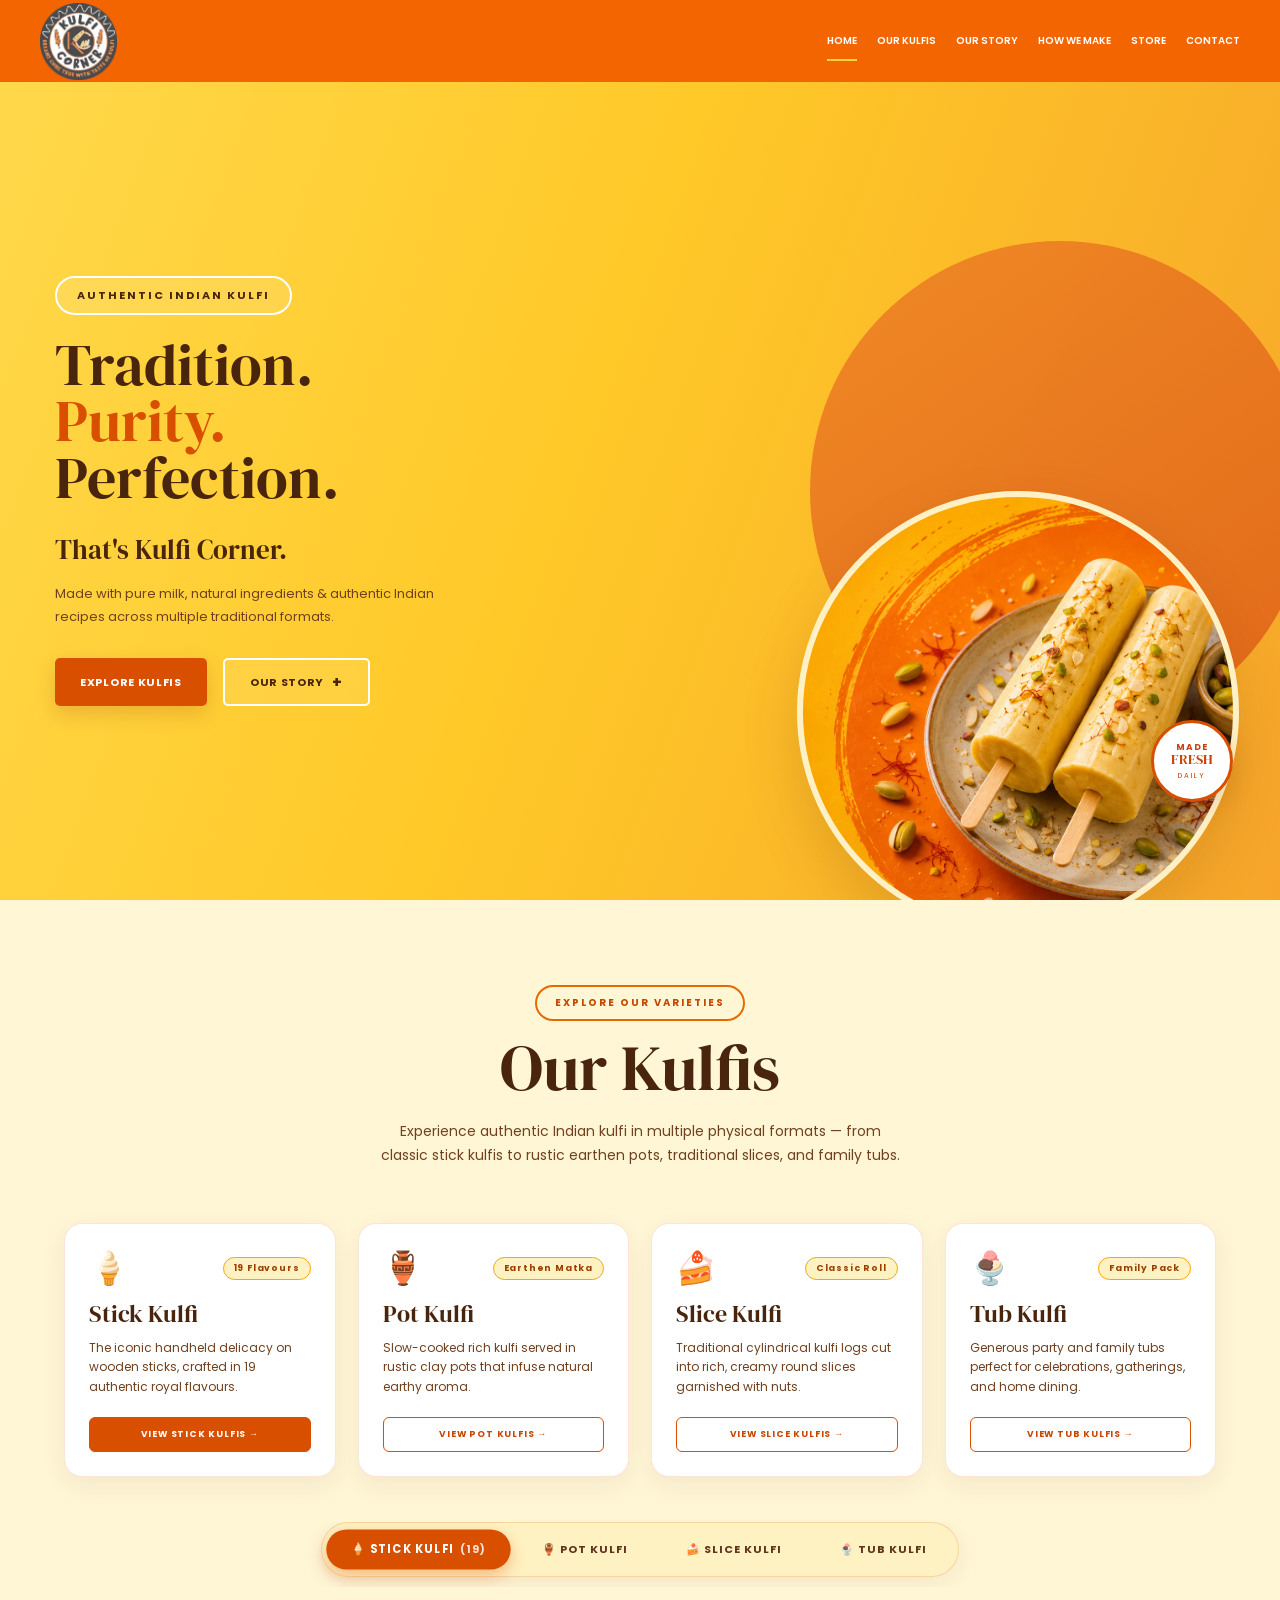
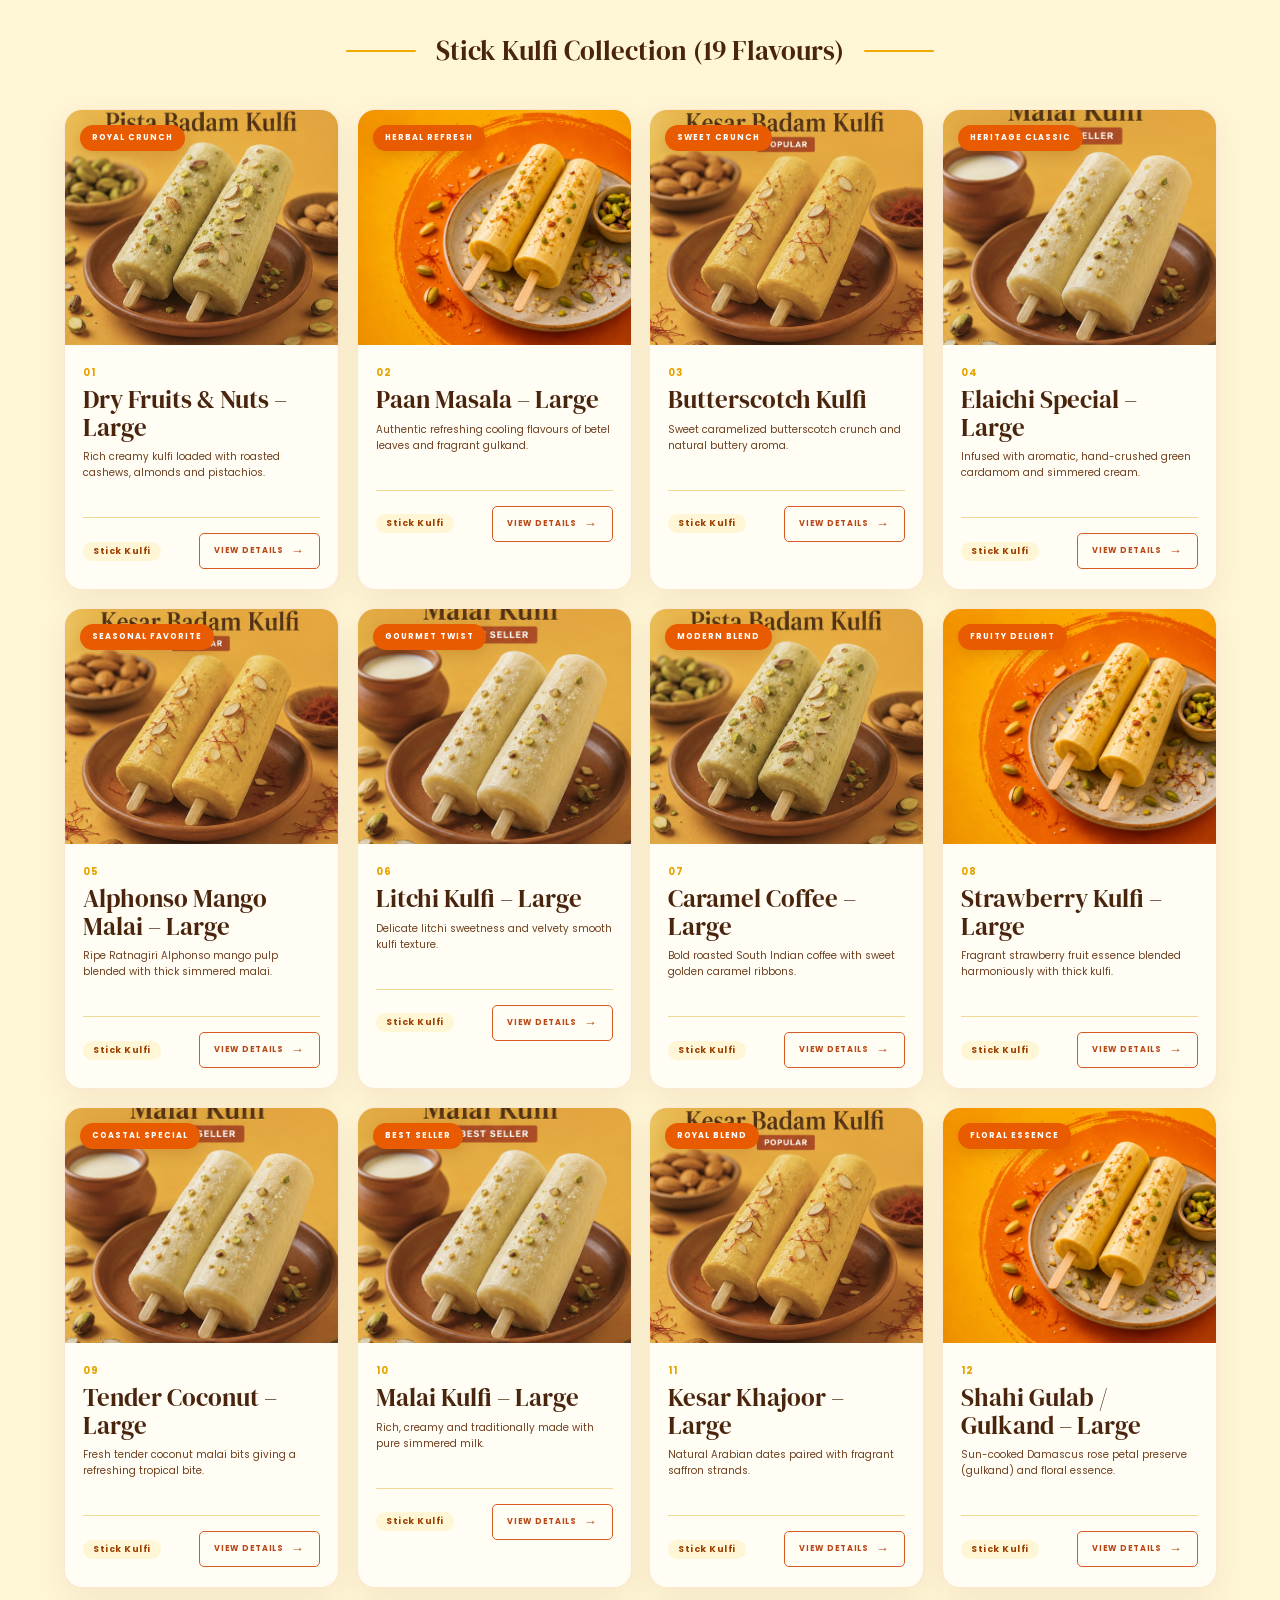
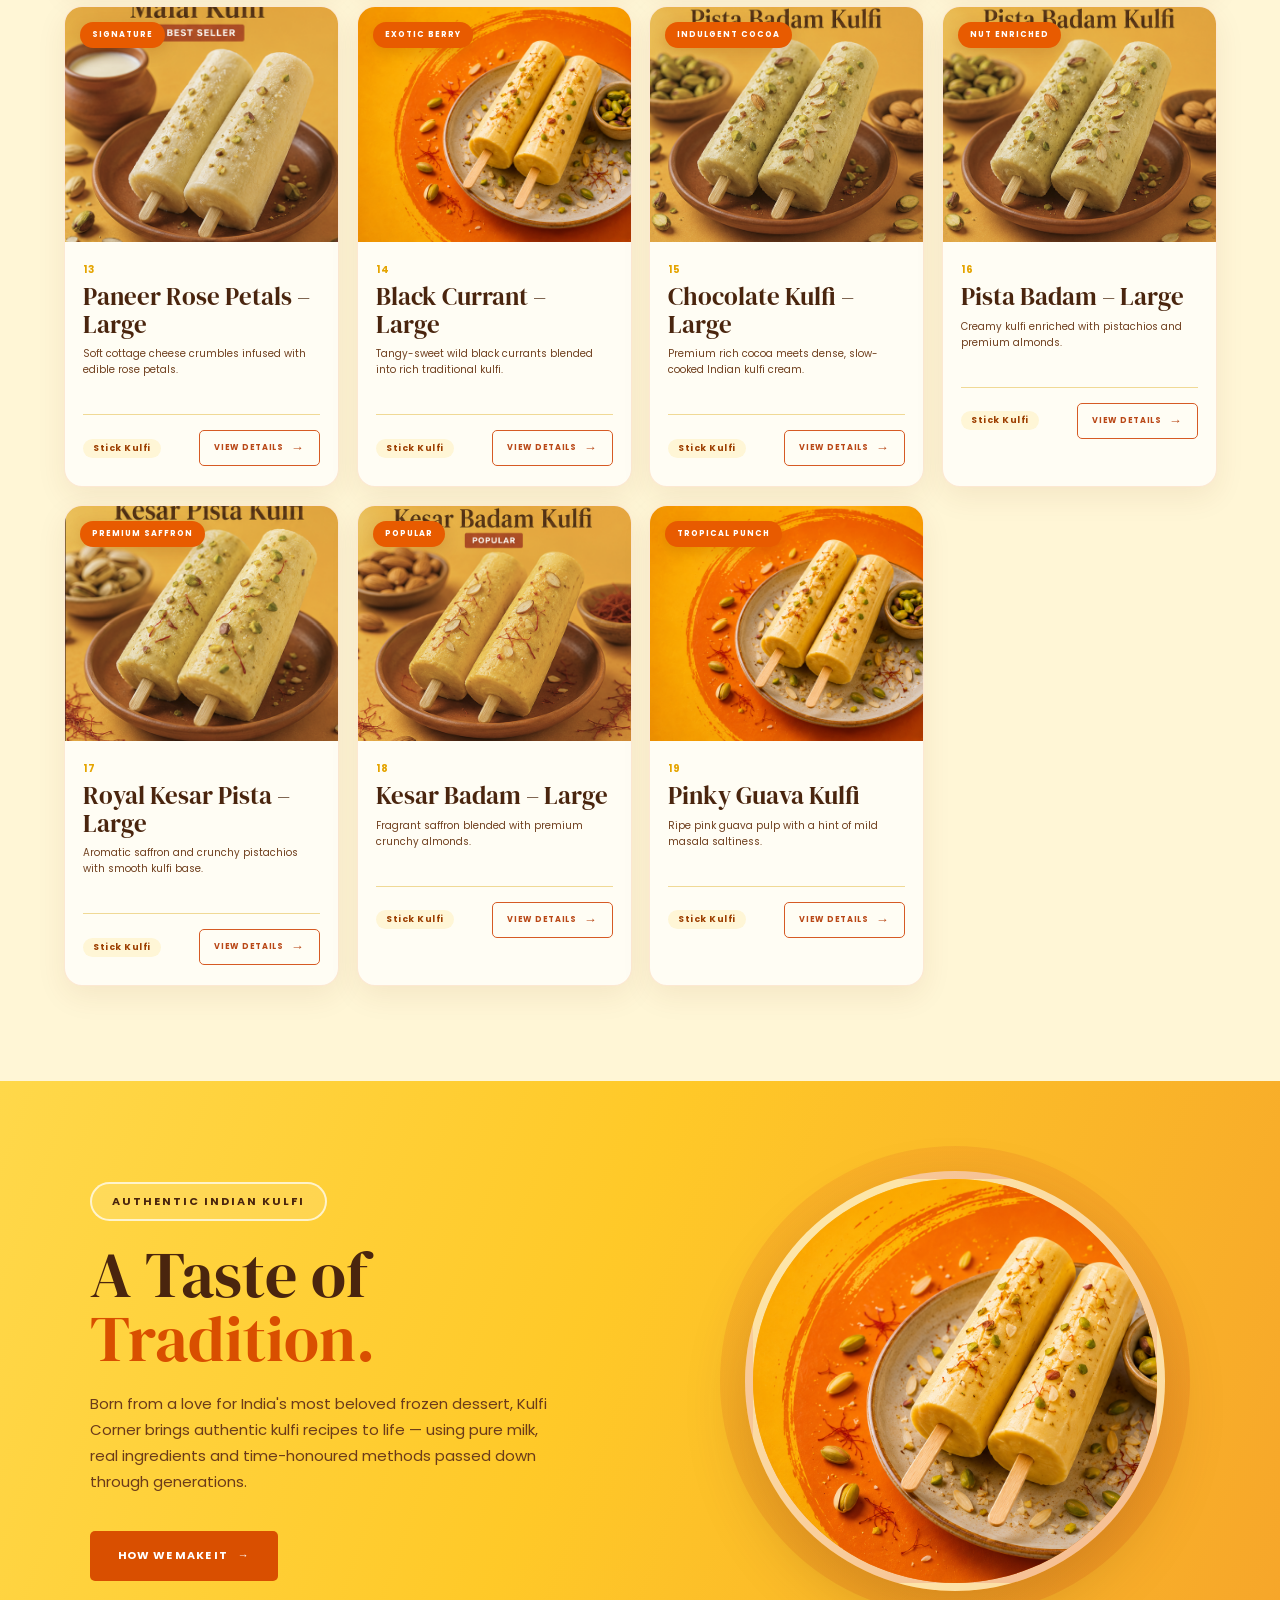
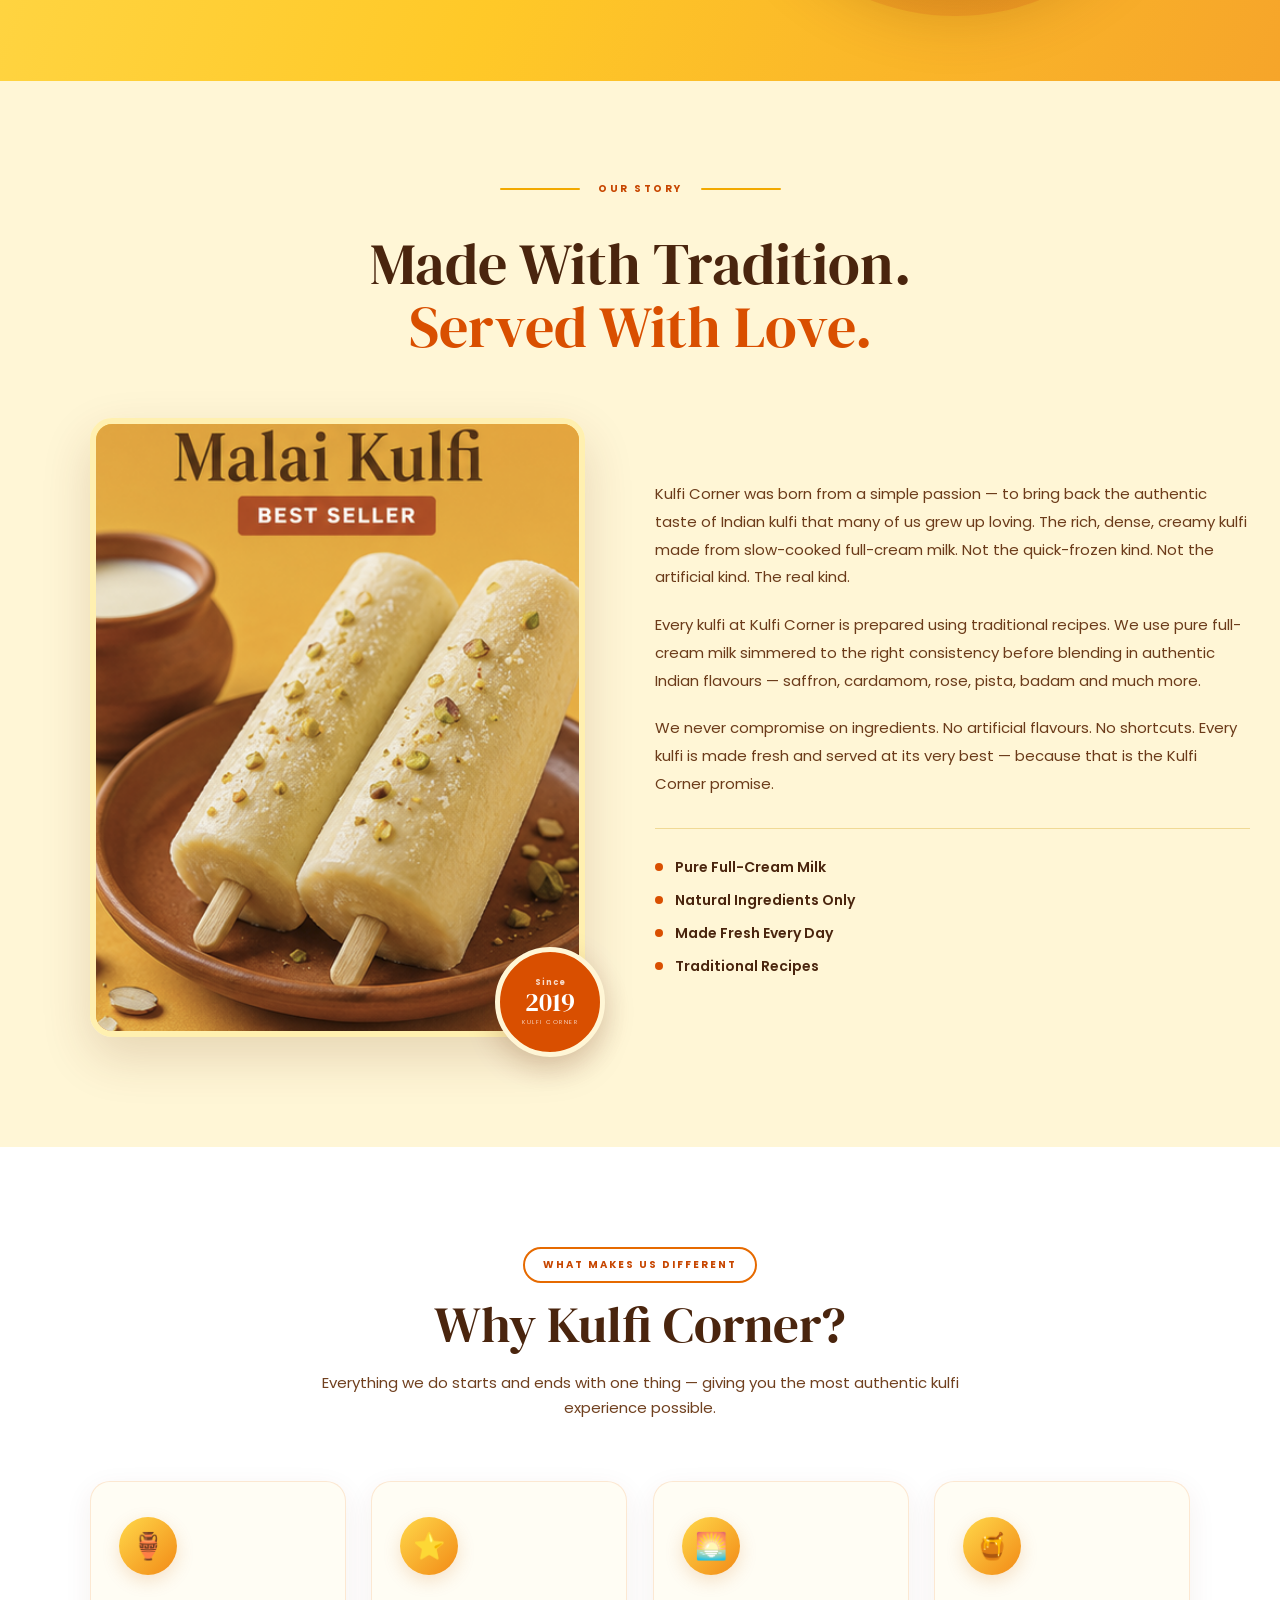
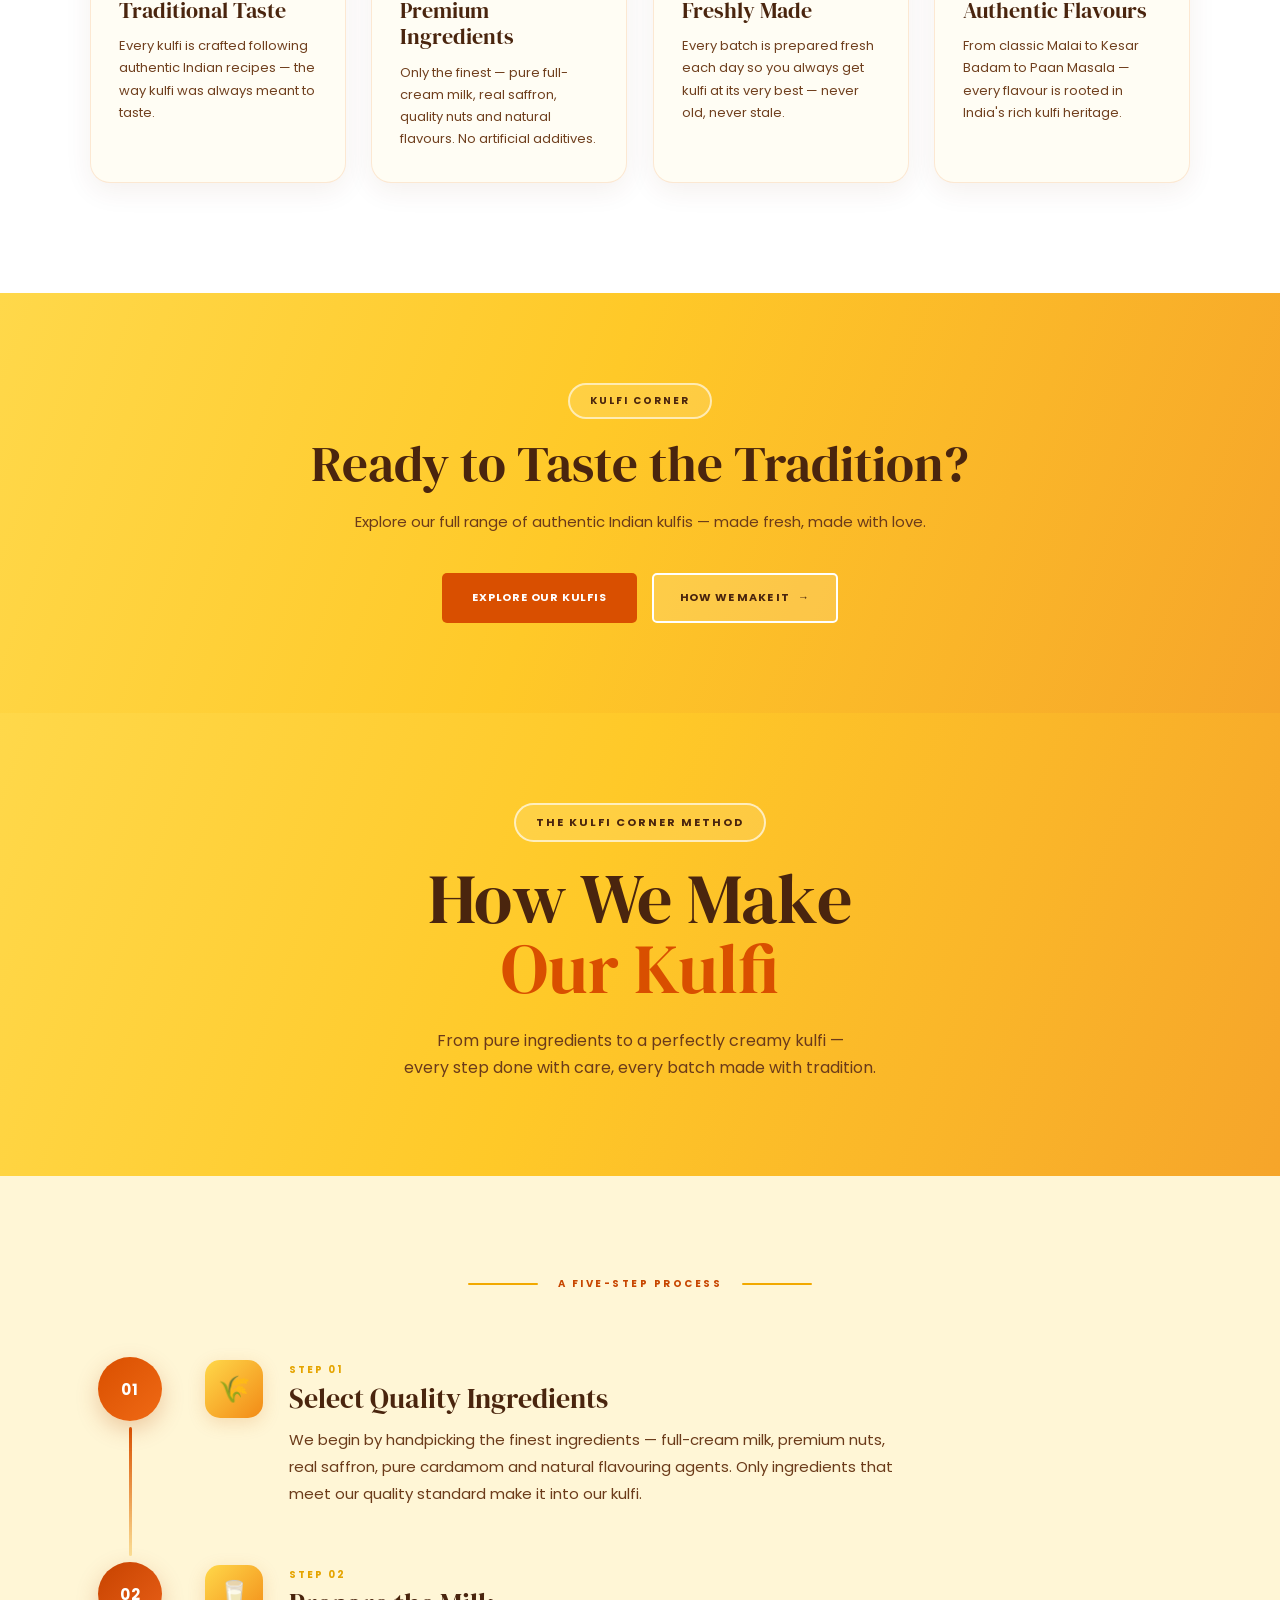
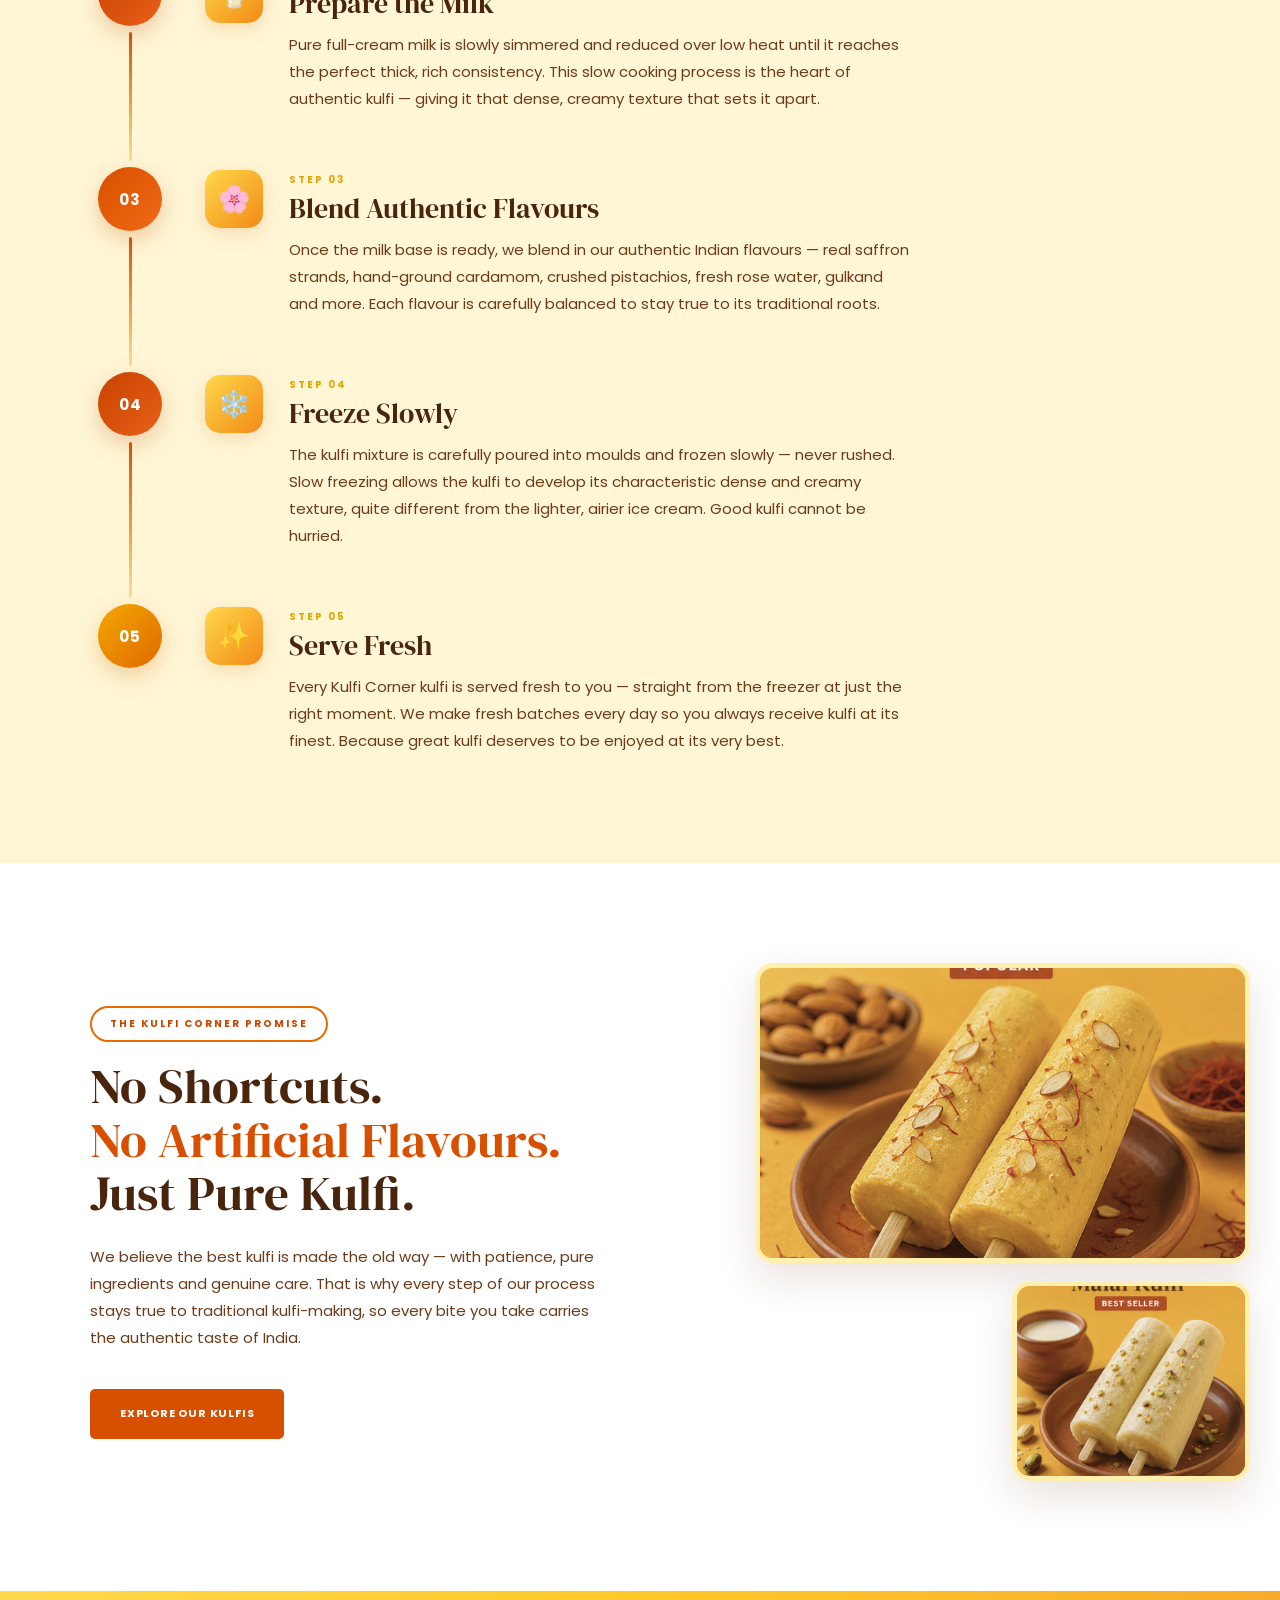
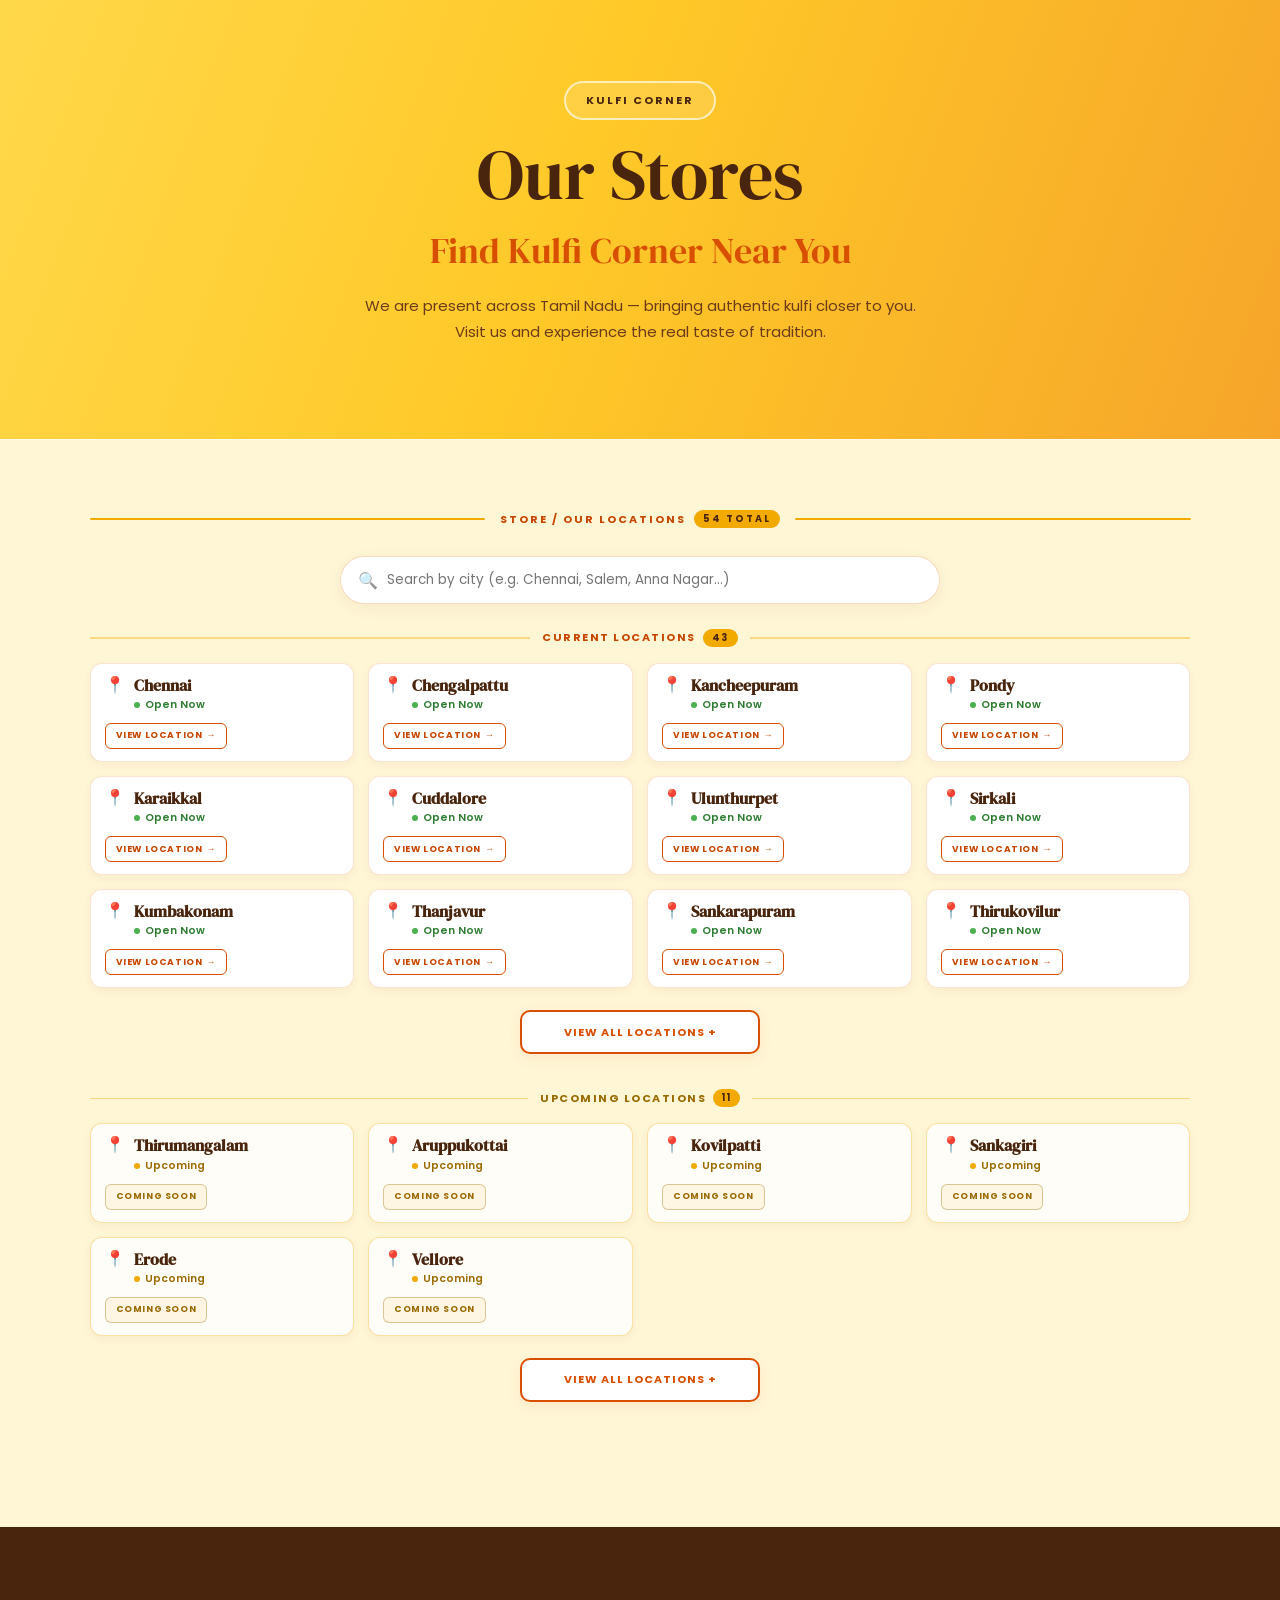
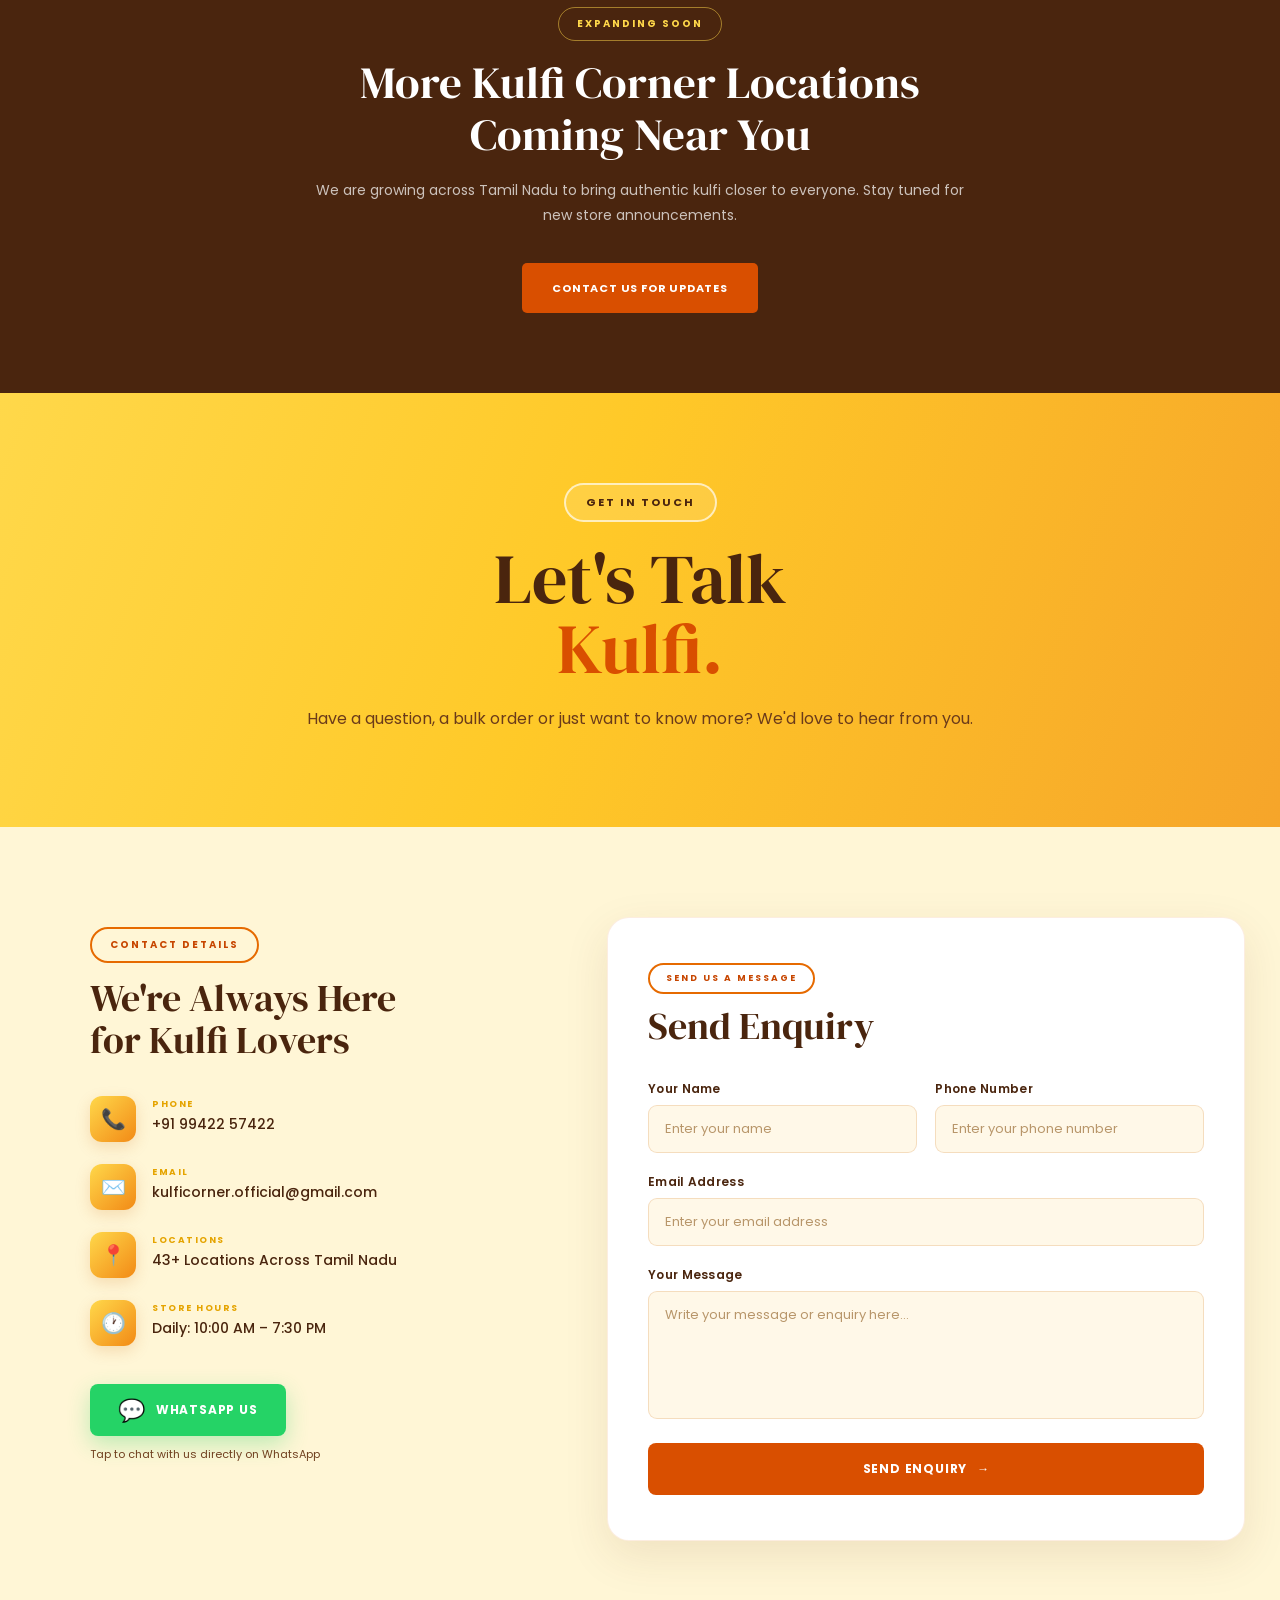
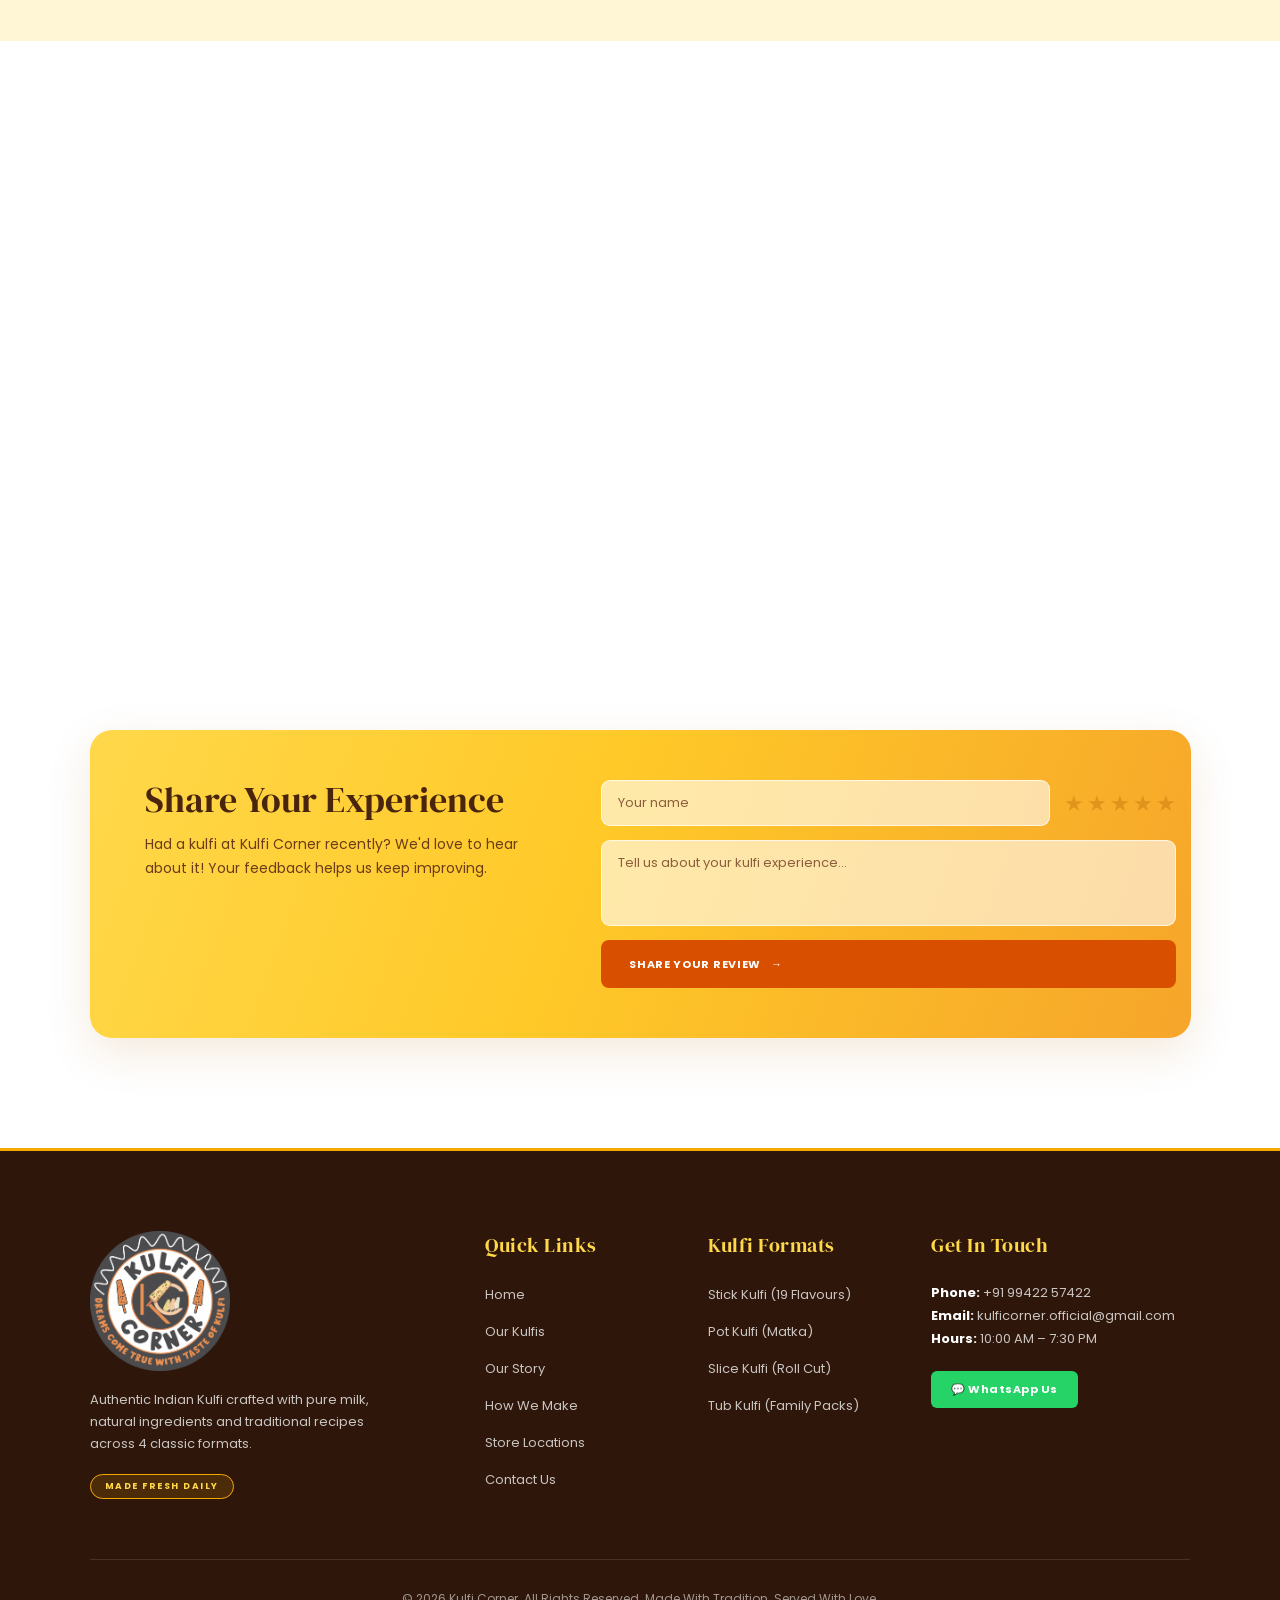
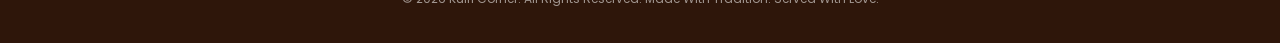
<file: index.html>
<!DOCTYPE html>
<html lang="en">

<head>

    <!-- Basic Settings -->
    <meta charset="UTF-8">
    <meta name="viewport" content="width=device-width, initial-scale=1.0">
    <title>Kulfi Corner — Authentic Indian Kulfi</title>

    <!-- Google Fonts -->
    <link rel="preconnect" href="https://fonts.googleapis.com">
    <link rel="preconnect" href="https://fonts.gstatic.com" crossorigin>
    <link
        href="https://fonts.googleapis.com/css2?family=DM+Serif+Display&family=Poppins:wght@400;500;600;700&display=swap"
        rel="stylesheet"
    >

    <!-- Main Stylesheet -->
    <link rel="stylesheet" href="./style.css">
    <link rel="stylesheet" href="./mobile.css">

</head>


<body>


    <!-- =====================================
                NAVBAR
    ====================================== -->

    <header class="navbar">

        <div class="navbar-container">

            <!-- LOGO -->
            <a href="#home" class="logo">
                <img
                    src="KULF CORNER.png"
                    alt="Kulfi Corner Logo"
                    class="logo-image"
                >
            </a>

            <!-- DESKTOP NAVIGATION -->
            <nav class="nav-menu" id="navMenu">
                <a href="#home" class="nav-link active">HOME</a>
                <a href="#our-kulfis" class="nav-link">OUR KULFIS</a>
                <a href="#our-story" class="nav-link">OUR STORY</a>
                <a href="#how-we-make" class="nav-link">HOW WE MAKE</a>
                <a href="#store" class="nav-link">STORE</a>
                <a href="#contact" class="nav-link">CONTACT</a>
            </nav>

            <!-- MOBILE MENU BUTTON -->
            <button
                type="button"
                class="menu-toggle"
                id="menuToggle"
                aria-label="Open navigation menu"
                aria-expanded="false"
            >
                <span></span>
                <span></span>
                <span></span>
            </button>

        </div>

    </header>



    <!-- =====================================================
         1. HERO SECTION (HOME)
    ====================================================== -->

    <section class="hero" id="home">

        <div class="hero-container">

            <!-- LEFT CONTENT -->
            <div class="hero-content">

                <p class="hero-small-title">
                    AUTHENTIC INDIAN KULFI
                </p>

                <h1 class="hero-title">
                    Tradition.
                    <span>Purity.</span>
                    Perfection.
                </h1>

                <h2 class="hero-subtitle">
                    That's Kulfi Corner.
                </h2>

                <p class="hero-description">
                    Made with pure milk, natural ingredients
                    & authentic Indian recipes across multiple traditional formats.
                </p>

                <div class="hero-buttons">

                    <a href="#our-kulfis" class="hero-btn primary-btn">
                        EXPLORE KULFIS
                    </a>

                    <a href="#our-story" class="hero-btn secondary-btn">
                        OUR STORY
                        <span>+</span>
                    </a>

                </div>

            </div>


            <!-- RIGHT IMAGE -->
            <div class="hero-image-area">

                <div class="hero-circle"></div>

                <img
                    src="Hero section.png"
                    alt="Traditional Kulfi"
                    class="hero-image"
                >

                <div class="fresh-badge">
                    <span>MADE</span>
                    FRESH
                    <small>DAILY</small>
                </div>

            </div>

        </div>

    </section>



    <main>

        <!-- =====================================================
             2. OUR KULFIS SECTION — MULTIPLE FORMATS & VARIETIES
        ====================================================== -->

        <section class="our-kulfis" id="our-kulfis">

            <div class="kulfis-header reveal">

                <p class="kulfis-label">
                    EXPLORE OUR VARIETIES
                </p>

                <h2>
                    Our Kulfis
                </h2>

                <p class="kulfis-intro">
                    Experience authentic Indian kulfi in multiple physical formats —
                    from classic stick kulfis to rustic earthen pots, traditional slices, and family tubs.
                </p>

            </div>


            <!-- 4 KULFI FORMAT HIGHLIGHT CARDS -->
            <div class="format-showcase-grid reveal">

                <!-- FORMAT 1: STICK KULFI -->
                <div class="format-card" data-target-tab="stick">
                    <div class="format-card-icon-wrap">
                        <span class="format-icon">🍦</span>
                        <span class="format-count-badge">19 Flavours</span>
                    </div>
                    <h3>Stick Kulfi</h3>
                    <p>The iconic handheld delicacy on wooden sticks, crafted in 19 authentic royal flavours.</p>
                    <button type="button" class="format-select-btn active-btn" onclick="switchKulfiTab('stick')">
                        VIEW STICK KULFIS →
                    </button>
                </div>

                <!-- FORMAT 2: POT KULFI -->
                <div class="format-card" data-target-tab="pot">
                    <div class="format-card-icon-wrap">
                        <span class="format-icon">🏺</span>
                        <span class="format-count-badge">Earthen Matka</span>
                    </div>
                    <h3>Pot Kulfi</h3>
                    <p>Slow-cooked rich kulfi served in rustic clay pots that infuse natural earthy aroma.</p>
                    <button type="button" class="format-select-btn" onclick="switchKulfiTab('pot')">
                        VIEW POT KULFIS →
                    </button>
                </div>

                <!-- FORMAT 3: SLICE KULFI -->
                <div class="format-card" data-target-tab="slice">
                    <div class="format-card-icon-wrap">
                        <span class="format-icon">🍰</span>
                        <span class="format-count-badge">Classic Roll</span>
                    </div>
                    <h3>Slice Kulfi</h3>
                    <p>Traditional cylindrical kulfi logs cut into rich, creamy round slices garnished with nuts.</p>
                    <button type="button" class="format-select-btn" onclick="switchKulfiTab('slice')">
                        VIEW SLICE KULFIS →
                    </button>
                </div>

                <!-- FORMAT 4: TUB KULFI -->
                <div class="format-card" data-target-tab="tub">
                    <div class="format-card-icon-wrap">
                        <span class="format-icon">🍨</span>
                        <span class="format-count-badge">Family Pack</span>
                    </div>
                    <h3>Tub Kulfi</h3>
                    <p>Generous party and family tubs perfect for celebrations, gatherings, and home dining.</p>
                    <button type="button" class="format-select-btn" onclick="switchKulfiTab('tub')">
                        VIEW TUB KULFIS →
                    </button>
                </div>

            </div>


            <!-- CATEGORY FILTER TABS -->
            <div class="category-tabs-container reveal">
                <div class="category-tabs" id="kulfiTabs" role="tablist">
                    <button class="tab-btn active" data-format="stick" onclick="switchKulfiTab('stick')">
                        🍦 STICK KULFI <span class="tab-count">(19)</span>
                    </button>
                    <button class="tab-btn" data-format="pot" onclick="switchKulfiTab('pot')">
                        🏺 POT KULFI
                    </button>
                    <button class="tab-btn" data-format="slice" onclick="switchKulfiTab('slice')">
                        🍰 SLICE KULFI
                    </button>
                    <button class="tab-btn" data-format="tub" onclick="switchKulfiTab('tub')">
                        🍨 TUB KULFI
                    </button>
                </div>
            </div>


            <!-- =================================================
                 TAB 1: STICK KULFI PANEL (19 CONFIRMED PRODUCTS)
            ================================================== -->

            <div id="panel-stick" class="format-panel active-panel">

                <div class="top-selling-title reveal">
                    <span></span>
                    <h3>Stick Kulfi Collection (19 Flavours)</h3>
                    <span></span>
                </div>

                <div class="kulfi-grid">

                    <!-- 01 DRY FRUITS & NUTS -->
                    <div class="kulfi-card reveal reveal-delay-1">
                        <div class="kulfi-photo">
                            <img src="Pista padam.png" alt="Dry Fruits & Nuts Kulfi">
                            <span class="kulfi-tag">ROYAL CRUNCH</span>
                        </div>
                        <div class="kulfi-details">
                            <span class="kulfi-no">01</span>
                            <h3>Dry Fruits & Nuts – Large</h3>
                            <p>Rich creamy kulfi loaded with roasted cashews, almonds and pistachios.</p>
                            <div class="kulfi-footer">
                                <span class="kulfi-badge-format">Stick Kulfi</span>
                                <a href="product.html?product=dryFruitsNuts" class="details-btn">
                                    VIEW DETAILS <span>→</span>
                                </a>
                            </div>
                        </div>
                    </div>

                    <!-- 02 PAAN MASALA -->
                    <div class="kulfi-card reveal reveal-delay-2">
                        <div class="kulfi-photo">
                            <img src="Hero section.png" alt="Paan Masala Kulfi">
                            <span class="kulfi-tag">HERBAL REFRESH</span>
                        </div>
                        <div class="kulfi-details">
                            <span class="kulfi-no">02</span>
                            <h3>Paan Masala – Large</h3>
                            <p>Authentic refreshing cooling flavours of betel leaves and fragrant gulkand.</p>
                            <div class="kulfi-footer">
                                <span class="kulfi-badge-format">Stick Kulfi</span>
                                <a href="product.html?product=paanMasala" class="details-btn">
                                    VIEW DETAILS <span>→</span>
                                </a>
                            </div>
                        </div>
                    </div>

                    <!-- 03 BUTTERSCOTCH -->
                    <div class="kulfi-card reveal reveal-delay-3">
                        <div class="kulfi-photo">
                            <img src="Kesar.png" alt="Butterscotch Kulfi">
                            <span class="kulfi-tag">SWEET CRUNCH</span>
                        </div>
                        <div class="kulfi-details">
                            <span class="kulfi-no">03</span>
                            <h3>Butterscotch Kulfi</h3>
                            <p>Sweet caramelized butterscotch crunch and natural buttery aroma.</p>
                            <div class="kulfi-footer">
                                <span class="kulfi-badge-format">Stick Kulfi</span>
                                <a href="product.html?product=butterscotch" class="details-btn">
                                    VIEW DETAILS <span>→</span>
                                </a>
                            </div>
                        </div>
                    </div>

                    <!-- 04 ELAICHI SPECIAL -->
                    <div class="kulfi-card reveal reveal-delay-4">
                        <div class="kulfi-photo">
                            <img src="Malai.png" alt="Elaichi Special Kulfi">
                            <span class="kulfi-tag">HERITAGE CLASSIC</span>
                        </div>
                        <div class="kulfi-details">
                            <span class="kulfi-no">04</span>
                            <h3>Elaichi Special – Large</h3>
                            <p>Infused with aromatic, hand-crushed green cardamom and simmered cream.</p>
                            <div class="kulfi-footer">
                                <span class="kulfi-badge-format">Stick Kulfi</span>
                                <a href="product.html?product=elaichiSpecial" class="details-btn">
                                    VIEW DETAILS <span>→</span>
                                </a>
                            </div>
                        </div>
                    </div>

                    <!-- 05 ALPHONSO MANGO MALAI -->
                    <div class="kulfi-card reveal reveal-delay-1">
                        <div class="kulfi-photo">
                            <img src="Kesar.png" alt="Alphonso Mango Malai Kulfi">
                            <span class="kulfi-tag">SEASONAL FAVORITE</span>
                        </div>
                        <div class="kulfi-details">
                            <span class="kulfi-no">05</span>
                            <h3>Alphonso Mango Malai – Large</h3>
                            <p>Ripe Ratnagiri Alphonso mango pulp blended with thick simmered malai.</p>
                            <div class="kulfi-footer">
                                <span class="kulfi-badge-format">Stick Kulfi</span>
                                <a href="product.html?product=alphonsoMango" class="details-btn">
                                    VIEW DETAILS <span>→</span>
                                </a>
                            </div>
                        </div>
                    </div>

                    <!-- 06 LITCHI -->
                    <div class="kulfi-card reveal reveal-delay-2">
                        <div class="kulfi-photo">
                            <img src="Malai.png" alt="Litchi Kulfi">
                            <span class="kulfi-tag">GOURMET TWIST</span>
                        </div>
                        <div class="kulfi-details">
                            <span class="kulfi-no">06</span>
                            <h3>Litchi Kulfi – Large</h3>
                            <p>Delicate litchi sweetness and velvety smooth kulfi texture.</p>
                            <div class="kulfi-footer">
                                <span class="kulfi-badge-format">Stick Kulfi</span>
                                <a href="product.html?product=litchi" class="details-btn">
                                    VIEW DETAILS <span>→</span>
                                </a>
                            </div>
                        </div>
                    </div>

                    <!-- 07 CARAMEL COFFEE -->
                    <div class="kulfi-card reveal reveal-delay-3">
                        <div class="kulfi-photo">
                            <img src="Pista padam.png" alt="Caramel Coffee Kulfi">
                            <span class="kulfi-tag">MODERN BLEND</span>
                        </div>
                        <div class="kulfi-details">
                            <span class="kulfi-no">07</span>
                            <h3>Caramel Coffee – Large</h3>
                            <p>Bold roasted South Indian coffee with sweet golden caramel ribbons.</p>
                            <div class="kulfi-footer">
                                <span class="kulfi-badge-format">Stick Kulfi</span>
                                <a href="product.html?product=caramelCoffee" class="details-btn">
                                    VIEW DETAILS <span>→</span>
                                </a>
                            </div>
                        </div>
                    </div>

                    <!-- 08 STRAWBERRY -->
                    <div class="kulfi-card reveal reveal-delay-4">
                        <div class="kulfi-photo">
                            <img src="Hero section.png" alt="Strawberry Kulfi">
                            <span class="kulfi-tag">FRUITY DELIGHT</span>
                        </div>
                        <div class="kulfi-details">
                            <span class="kulfi-no">08</span>
                            <h3>Strawberry Kulfi – Large</h3>
                            <p>Fragrant strawberry fruit essence blended harmoniously with thick kulfi.</p>
                            <div class="kulfi-footer">
                                <span class="kulfi-badge-format">Stick Kulfi</span>
                                <a href="product.html?product=strawberry" class="details-btn">
                                    VIEW DETAILS <span>→</span>
                                </a>
                            </div>
                        </div>
                    </div>

                    <!-- 09 TENDER COCONUT -->
                    <div class="kulfi-card reveal reveal-delay-1">
                        <div class="kulfi-photo">
                            <img src="Malai.png" alt="Tender Coconut Kulfi">
                            <span class="kulfi-tag">COASTAL SPECIAL</span>
                        </div>
                        <div class="kulfi-details">
                            <span class="kulfi-no">09</span>
                            <h3>Tender Coconut – Large</h3>
                            <p>Fresh tender coconut malai bits giving a refreshing tropical bite.</p>
                            <div class="kulfi-footer">
                                <span class="kulfi-badge-format">Stick Kulfi</span>
                                <a href="product.html?product=tenderCoconut" class="details-btn">
                                    VIEW DETAILS <span>→</span>
                                </a>
                            </div>
                        </div>
                    </div>

                    <!-- 10 MALAI -->
                    <div class="kulfi-card reveal reveal-delay-2">
                        <div class="kulfi-photo">
                            <img src="Malai.png" alt="Malai Kulfi">
                            <span class="kulfi-tag">BEST SELLER</span>
                        </div>
                        <div class="kulfi-details">
                            <span class="kulfi-no">10</span>
                            <h3>Malai Kulfi – Large</h3>
                            <p>Rich, creamy and traditionally made with pure simmered milk.</p>
                            <div class="kulfi-footer">
                                <span class="kulfi-badge-format">Stick Kulfi</span>
                                <a href="product.html?product=malai" class="details-btn">
                                    VIEW DETAILS <span>→</span>
                                </a>
                            </div>
                        </div>
                    </div>

                    <!-- 11 KESAR KHAJOOR -->
                    <div class="kulfi-card reveal reveal-delay-3">
                        <div class="kulfi-photo">
                            <img src="Kesar.png" alt="Kesar Khajoor Kulfi">
                            <span class="kulfi-tag">ROYAL BLEND</span>
                        </div>
                        <div class="kulfi-details">
                            <span class="kulfi-no">11</span>
                            <h3>Kesar Khajoor – Large</h3>
                            <p>Natural Arabian dates paired with fragrant saffron strands.</p>
                            <div class="kulfi-footer">
                                <span class="kulfi-badge-format">Stick Kulfi</span>
                                <a href="product.html?product=kesarKhajoor" class="details-btn">
                                    VIEW DETAILS <span>→</span>
                                </a>
                            </div>
                        </div>
                    </div>

                    <!-- 12 SHAHI GULAB / GULKAND -->
                    <div class="kulfi-card reveal reveal-delay-4">
                        <div class="kulfi-photo">
                            <img src="Hero section.png" alt="Shahi Gulab Kulfi">
                            <span class="kulfi-tag">FLORAL ESSENCE</span>
                        </div>
                        <div class="kulfi-details">
                            <span class="kulfi-no">12</span>
                            <h3>Shahi Gulab / Gulkand – Large</h3>
                            <p>Sun-cooked Damascus rose petal preserve (gulkand) and floral essence.</p>
                            <div class="kulfi-footer">
                                <span class="kulfi-badge-format">Stick Kulfi</span>
                                <a href="product.html?product=shahiGulab" class="details-btn">
                                    VIEW DETAILS <span>→</span>
                                </a>
                            </div>
                        </div>
                    </div>

                    <!-- 13 PANEER ROSE PETALS -->
                    <div class="kulfi-card reveal reveal-delay-1">
                        <div class="kulfi-photo">
                            <img src="Malai.png" alt="Paneer Rose Petals Kulfi">
                            <span class="kulfi-tag">SIGNATURE</span>
                        </div>
                        <div class="kulfi-details">
                            <span class="kulfi-no">13</span>
                            <h3>Paneer Rose Petals – Large</h3>
                            <p>Soft cottage cheese crumbles infused with edible rose petals.</p>
                            <div class="kulfi-footer">
                                <span class="kulfi-badge-format">Stick Kulfi</span>
                                <a href="product.html?product=paneerRose" class="details-btn">
                                    VIEW DETAILS <span>→</span>
                                </a>
                            </div>
                        </div>
                    </div>

                    <!-- 14 BLACK CURRANT -->
                    <div class="kulfi-card reveal reveal-delay-2">
                        <div class="kulfi-photo">
                            <img src="Hero section.png" alt="Black Currant Kulfi">
                            <span class="kulfi-tag">EXOTIC BERRY</span>
                        </div>
                        <div class="kulfi-details">
                            <span class="kulfi-no">14</span>
                            <h3>Black Currant – Large</h3>
                            <p>Tangy-sweet wild black currants blended into rich traditional kulfi.</p>
                            <div class="kulfi-footer">
                                <span class="kulfi-badge-format">Stick Kulfi</span>
                                <a href="product.html?product=blackCurrant" class="details-btn">
                                    VIEW DETAILS <span>→</span>
                                </a>
                            </div>
                        </div>
                    </div>

                    <!-- 15 CHOCOLATE -->
                    <div class="kulfi-card reveal reveal-delay-3">
                        <div class="kulfi-photo">
                            <img src="Pista padam.png" alt="Chocolate Kulfi">
                            <span class="kulfi-tag">INDULGENT COCOA</span>
                        </div>
                        <div class="kulfi-details">
                            <span class="kulfi-no">15</span>
                            <h3>Chocolate Kulfi – Large</h3>
                            <p>Premium rich cocoa meets dense, slow-cooked Indian kulfi cream.</p>
                            <div class="kulfi-footer">
                                <span class="kulfi-badge-format">Stick Kulfi</span>
                                <a href="product.html?product=chocolate" class="details-btn">
                                    VIEW DETAILS <span>→</span>
                                </a>
                            </div>
                        </div>
                    </div>

                    <!-- 16 PISTA BADAM -->
                    <div class="kulfi-card reveal reveal-delay-4">
                        <div class="kulfi-photo">
                            <img src="Pista padam.png" alt="Pista Badam Kulfi">
                            <span class="kulfi-tag">NUT ENRICHED</span>
                        </div>
                        <div class="kulfi-details">
                            <span class="kulfi-no">16</span>
                            <h3>Pista Badam – Large</h3>
                            <p>Creamy kulfi enriched with pistachios and premium almonds.</p>
                            <div class="kulfi-footer">
                                <span class="kulfi-badge-format">Stick Kulfi</span>
                                <a href="product.html?product=pistaBadam" class="details-btn">
                                    VIEW DETAILS <span>→</span>
                                </a>
                            </div>
                        </div>
                    </div>

                    <!-- 17 ROYAL KESAR PISTA -->
                    <div class="kulfi-card reveal reveal-delay-1">
                        <div class="kulfi-photo">
                            <img src="Kesar pista .png" alt="Royal Kesar Pista Kulfi">
                            <span class="kulfi-tag">PREMIUM SAFFRON</span>
                        </div>
                        <div class="kulfi-details">
                            <span class="kulfi-no">17</span>
                            <h3>Royal Kesar Pista – Large</h3>
                            <p>Aromatic saffron and crunchy pistachios with smooth kulfi base.</p>
                            <div class="kulfi-footer">
                                <span class="kulfi-badge-format">Stick Kulfi</span>
                                <a href="product.html?product=kesarPista" class="details-btn">
                                    VIEW DETAILS <span>→</span>
                                </a>
                            </div>
                        </div>
                    </div>

                    <!-- 18 KESAR BADAM -->
                    <div class="kulfi-card reveal reveal-delay-2">
                        <div class="kulfi-photo">
                            <img src="Kesar.png" alt="Kesar Badam Kulfi">
                            <span class="kulfi-tag">POPULAR</span>
                        </div>
                        <div class="kulfi-details">
                            <span class="kulfi-no">18</span>
                            <h3>Kesar Badam – Large</h3>
                            <p>Fragrant saffron blended with premium crunchy almonds.</p>
                            <div class="kulfi-footer">
                                <span class="kulfi-badge-format">Stick Kulfi</span>
                                <a href="product.html?product=kesarBadam" class="details-btn">
                                    VIEW DETAILS <span>→</span>
                                </a>
                            </div>
                        </div>
                    </div>

                    <!-- 19 PINKY GUAVA -->
                    <div class="kulfi-card reveal reveal-delay-3">
                        <div class="kulfi-photo">
                            <img src="Hero section.png" alt="Pinky Guava Kulfi">
                            <span class="kulfi-tag">TROPICAL PUNCH</span>
                        </div>
                        <div class="kulfi-details">
                            <span class="kulfi-no">19</span>
                            <h3>Pinky Guava Kulfi</h3>
                            <p>Ripe pink guava pulp with a hint of mild masala saltiness.</p>
                            <div class="kulfi-footer">
                                <span class="kulfi-badge-format">Stick Kulfi</span>
                                <a href="product.html?product=pinkyGuava" class="details-btn">
                                    VIEW DETAILS <span>→</span>
                                </a>
                            </div>
                        </div>
                    </div>

                </div>

            </div>


            <!-- =================================================
                 TAB 2: POT KULFI PANEL
            ================================================== -->

            <div id="panel-pot" class="format-panel">

                <div class="top-selling-title reveal">
                    <span></span>
                    <h3>Pot Kulfi Collection</h3>
                    <span></span>
                </div>

                <div class="format-showcase-container reveal">

                    <!-- CONFIRMED POT KULFI PRODUCT CARD -->
                    <div class="kulfi-card">
                        <div class="kulfi-photo">
                            <img src="Hero section.png" alt="Pot Kulfi">
                            <span class="kulfi-tag">CLAY MATKA</span>
                        </div>
                        <div class="kulfi-details">
                            <span class="kulfi-no">01</span>
                            <h3>Pot Kulfi</h3>
                            <p>Traditional slow-cooked kulfi served in an earthen clay pot (matka) for rustic aroma.</p>
                            <div class="kulfi-footer">
                                <span class="kulfi-badge-format">Pot Kulfi</span>
                                <a href="product.html?product=potKulfi" class="details-btn">
                                    VIEW DETAILS <span>→</span>
                                </a>
                            </div>
                        </div>
                    </div>

                    <!-- SHOWCASE INFO CARD -->
                    <div class="format-editorial-card">
                        <span class="editorial-badge">EARTHEN MATKA DELICACY</span>
                        <h3>Explore our Pot Kulfi collection</h3>
                        <p>
                            Our Pot Kulfis are slow-cooked to dense perfection and chilled inside porous terracotta pots.
                            The natural clay infuses a rustic earthy aroma that elevates the sweetness and keeps the dessert delightfully cool.
                        </p>
                        <div class="editorial-features">
                            <div>🏺 Traditional Earthen Pots</div>
                            <div>🌿 Infused with Saffron & Nuts</div>
                            <div>❄️ Natural Cool Retention</div>
                        </div>
                        <a href="#contact" class="editorial-enquiry-btn">ENQUIRE FOR POT KULFI</a>
                    </div>

                </div>

            </div>


            <!-- =================================================
                 TAB 3: SLICE KULFI PANEL
            ================================================== -->

            <div id="panel-slice" class="format-panel">

                <div class="top-selling-title reveal">
                    <span></span>
                    <h3>Slice Kulfi Collection</h3>
                    <span></span>
                </div>

                <div class="format-showcase-container reveal">

                    <div class="format-editorial-card format-editorial-wide">
                        <span class="editorial-badge">TRADITIONAL ROUND CUT</span>
                        <h3>Explore our Slice Kulfi collection</h3>
                        <p>
                            Crafted in traditional cylindrical moulds, our Slice Kulfis are served by slicing the chilled log into thick, velvety round discs, garnished generously with slivered pistachios, almonds, and rose syrup. Perfect for catering, dinner parties, and special dessert platters.
                        </p>
                        <div class="editorial-features">
                            <div>🍰 Traditional Roll-Cut Slices</div>
                            <div>✨ Classic Malai, Pista & Dry Fruit Flavours</div>
                            <div>🎉 Ideal for Events & Dining Platters</div>
                        </div>
                        <a href="#contact" class="editorial-enquiry-btn">ENQUIRE FOR SLICE KULFI</a>
                    </div>

                </div>

            </div>


            <!-- =================================================
                 TAB 4: TUB KULFI PANEL
            ================================================== -->

            <div id="panel-tub" class="format-panel">

                <div class="top-selling-title reveal">
                    <span></span>
                    <h3>Tub Kulfi Collection</h3>
                    <span></span>
                </div>

                <div class="format-showcase-container reveal">

                    <div class="format-editorial-card format-editorial-wide">
                        <span class="editorial-badge">FAMILY & PARTY PACKS</span>
                        <h3>Explore our Tub Kulfi collection</h3>
                        <p>
                            Enjoy Kulfi Corner together with family and friends. Our Tub Kulfi format brings the same dense, slow-cooked authentic taste in generous 500ml and 1000ml tubs designed for easy scooping, family celebrations, and festive dessert tables.
                        </p>
                        <div class="editorial-features">
                            <div>🍨 500ml & 1000ml Party Tubs</div>
                            <div>🏠 Perfect for Home Freezers & Gatherings</div>
                            <div>📦 Pre-order for Weddings & Banquets</div>
                        </div>
                        <a href="#contact" class="editorial-enquiry-btn">ENQUIRE FOR TUB KULFI</a>
                    </div>

                </div>

            </div>

        </section>



        <!-- =====================================================
             3. OUR STORY SECTION
        ====================================================== -->

        <div id="our-story" class="section-anchor"></div>

        <section class="page-hero story-hero reveal">

            <div class="page-hero-container">

                <!-- LEFT CONTENT -->
                <div class="page-hero-content">
                    <p class="page-hero-badge">
                        AUTHENTIC INDIAN KULFI
                    </p>
                    <h2 class="page-hero-title">
                        A Taste of<br>
                        <span>Tradition.</span>
                    </h2>
                    <p class="page-hero-text">
                        Born from a love for India's most beloved frozen dessert,
                        Kulfi Corner brings authentic kulfi recipes to life —
                        using pure milk, real ingredients and time-honoured methods
                        passed down through generations.
                    </p>
                    <a href="#how-we-make" class="story-cta-btn">
                        HOW WE MAKE IT
                        <span>→</span>
                    </a>
                </div>

                <!-- RIGHT IMAGE -->
                <div class="page-hero-image">
                    <div class="page-hero-img-frame">
                        <img
                            src="Hero section.png"
                            alt="Traditional Kulfi — Kulfi Corner"
                        >
                    </div>
                    <div class="page-hero-img-accent"></div>
                </div>

            </div>

        </section>


        <!-- STORY NARRATIVE -->
        <section class="story-section">

            <div class="story-section-inner">

                <div class="story-label-row reveal">
                    <span class="story-divider-line"></span>
                    <span class="story-label-text">OUR STORY</span>
                    <span class="story-divider-line"></span>
                </div>

                <h2 class="story-main-heading reveal">
                    Made With Tradition.<br>
                    <span>Served With Love.</span>
                </h2>

                <div class="story-content-grid">

                    <!-- LEFT IMAGE -->
                    <div class="story-img-col reveal">
                        <div class="story-img-box">
                            <img src="Malai.png" alt="Kulfi Corner — Authentic Kulfi">
                        </div>
                        <div class="story-img-badge">
                            <span class="story-badge-year-label">Since</span>
                            2019
                            <small>KULFI CORNER</small>
                        </div>
                    </div>

                    <!-- RIGHT TEXT -->
                    <div class="story-text-col reveal">
                        <p class="story-text-para">
                            Kulfi Corner was born from a simple passion — to bring back the authentic
                            taste of Indian kulfi that many of us grew up loving. The rich, dense, creamy
                            kulfi made from slow-cooked full-cream milk. Not the quick-frozen kind. Not
                            the artificial kind. The real kind.
                        </p>
                        <p class="story-text-para">
                            Every kulfi at Kulfi Corner is prepared using traditional recipes. We use
                            pure full-cream milk simmered to the right consistency before blending in
                            authentic Indian flavours — saffron, cardamom, rose, pista, badam and much more.
                        </p>
                        <p class="story-text-para">
                            We never compromise on ingredients. No artificial flavours. No shortcuts.
                            Every kulfi is made fresh and served at its very best — because that is
                            the Kulfi Corner promise.
                        </p>
                        <div class="story-highlights">
                            <div class="story-highlight-item">
                                <span class="highlight-dot"></span>
                                <span>Pure Full-Cream Milk</span>
                            </div>
                            <div class="story-highlight-item">
                                <span class="highlight-dot"></span>
                                <span>Natural Ingredients Only</span>
                            </div>
                            <div class="story-highlight-item">
                                <span class="highlight-dot"></span>
                                <span>Made Fresh Every Day</span>
                            </div>
                            <div class="story-highlight-item">
                                <span class="highlight-dot"></span>
                                <span>Traditional Recipes</span>
                            </div>
                        </div>
                    </div>

                </div>

            </div>

        </section>


        <!-- WHY KULFI CORNER -->
        <section class="why-section">

            <div class="why-section-inner">

                <div class="why-header reveal">
                    <p class="why-label">WHAT MAKES US DIFFERENT</p>
                    <h2 class="why-heading">Why Kulfi Corner?</h2>
                    <p class="why-intro">
                        Everything we do starts and ends with one thing — giving you
                        the most authentic kulfi experience possible.
                    </p>
                </div>

                <div class="why-cards-grid">

                    <div class="why-card reveal reveal-delay-1">
                        <div class="why-card-icon-wrap">
                            <div class="why-card-icon">🏺</div>
                        </div>
                        <h3>Traditional Taste</h3>
                        <p>Every kulfi is crafted following authentic Indian recipes — the way kulfi was always meant to taste.</p>
                    </div>

                    <div class="why-card reveal reveal-delay-2">
                        <div class="why-card-icon-wrap">
                            <div class="why-card-icon">⭐</div>
                        </div>
                        <h3>Premium Ingredients</h3>
                        <p>Only the finest — pure full-cream milk, real saffron, quality nuts and natural flavours. No artificial additives.</p>
                    </div>

                    <div class="why-card reveal reveal-delay-3">
                        <div class="why-card-icon-wrap">
                            <div class="why-card-icon">🌅</div>
                        </div>
                        <h3>Freshly Made</h3>
                        <p>Every batch is prepared fresh each day so you always get kulfi at its very best — never old, never stale.</p>
                    </div>

                    <div class="why-card reveal reveal-delay-4">
                        <div class="why-card-icon-wrap">
                            <div class="why-card-icon">🍯</div>
                        </div>
                        <h3>Authentic Flavours</h3>
                        <p>From classic Malai to Kesar Badam to Paan Masala — every flavour is rooted in India's rich kulfi heritage.</p>
                    </div>

                </div>

            </div>

        </section>


        <!-- STORY CTA BANNER -->
        <section class="story-cta-banner">
            <div class="story-cta-inner reveal">
                <p class="cta-banner-label">KULFI CORNER</p>
                <h2 class="cta-banner-heading">Ready to Taste the Tradition?</h2>
                <p class="cta-banner-text">
                    Explore our full range of authentic Indian kulfis — made fresh, made with love.
                </p>
                <div class="cta-banner-btns">
                    <a href="#our-kulfis" class="cta-banner-primary">EXPLORE OUR KULFIS</a>
                    <a href="#how-we-make" class="cta-banner-secondary">HOW WE MAKE IT <span>→</span></a>
                </div>
            </div>
        </section>



        <!-- =====================================================
             4. HOW WE MAKE SECTION
        ====================================================== -->

        <div id="how-we-make" class="section-anchor"></div>

        <section class="process-hero reveal">
            <div class="process-hero-inner">
                <p class="process-hero-badge">THE KULFI CORNER METHOD</p>
                <h2 class="process-hero-title">How We Make<br><span>Our Kulfi</span></h2>
                <p class="process-hero-subtitle">
                    From pure ingredients to a perfectly creamy kulfi —<br>
                    every step done with care, every batch made with tradition.
                </p>
            </div>
        </section>


        <!-- PROCESS 5-STEP SECTION -->
        <section class="process-section">

            <div class="process-section-inner">

                <div class="process-intro reveal">
                    <div class="process-intro-line"></div>
                    <p class="process-intro-text">A FIVE-STEP PROCESS</p>
                    <div class="process-intro-line"></div>
                </div>

                <div class="process-steps">

                    <!-- STEP 01 -->
                    <div class="process-step reveal">
                        <div class="step-visual">
                            <div class="step-number-circle">01</div>
                            <div class="step-connector"></div>
                        </div>
                        <div class="step-content">
                            <div class="step-icon-wrap">
                                <span class="step-icon">🌾</span>
                            </div>
                            <div class="step-body">
                                <span class="step-num-label">STEP 01</span>
                                <h3>Select Quality Ingredients</h3>
                                <p>
                                    We begin by handpicking the finest ingredients — full-cream milk,
                                    premium nuts, real saffron, pure cardamom and natural flavouring
                                    agents. Only ingredients that meet our quality standard make it
                                    into our kulfi.
                                </p>
                            </div>
                        </div>
                    </div>

                    <!-- STEP 02 -->
                    <div class="process-step step-alt reveal">
                        <div class="step-visual">
                            <div class="step-number-circle">02</div>
                            <div class="step-connector"></div>
                        </div>
                        <div class="step-content">
                            <div class="step-icon-wrap">
                                <span class="step-icon">🥛</span>
                            </div>
                            <div class="step-body">
                                <span class="step-num-label">STEP 02</span>
                                <h3>Prepare the Milk</h3>
                                <p>
                                    Pure full-cream milk is slowly simmered and reduced over low heat
                                    until it reaches the perfect thick, rich consistency. This slow
                                    cooking process is the heart of authentic kulfi — giving it that
                                    dense, creamy texture that sets it apart.
                                </p>
                            </div>
                        </div>
                    </div>

                    <!-- STEP 03 -->
                    <div class="process-step reveal">
                        <div class="step-visual">
                            <div class="step-number-circle">03</div>
                            <div class="step-connector"></div>
                        </div>
                        <div class="step-content">
                            <div class="step-icon-wrap">
                                <span class="step-icon">🌸</span>
                            </div>
                            <div class="step-body">
                                <span class="step-num-label">STEP 03</span>
                                <h3>Blend Authentic Flavours</h3>
                                <p>
                                    Once the milk base is ready, we blend in our authentic Indian
                                    flavours — real saffron strands, hand-ground cardamom, crushed
                                    pistachios, fresh rose water, gulkand and more. Each flavour is
                                    carefully balanced to stay true to its traditional roots.
                                </p>
                            </div>
                        </div>
                    </div>

                    <!-- STEP 04 -->
                    <div class="process-step step-alt reveal">
                        <div class="step-visual">
                            <div class="step-number-circle">04</div>
                            <div class="step-connector"></div>
                        </div>
                        <div class="step-content">
                            <div class="step-icon-wrap">
                                <span class="step-icon">❄️</span>
                            </div>
                            <div class="step-body">
                                <span class="step-num-label">STEP 04</span>
                                <h3>Freeze Slowly</h3>
                                <p>
                                    The kulfi mixture is carefully poured into moulds and frozen slowly
                                    — never rushed. Slow freezing allows the kulfi to develop its
                                    characteristic dense and creamy texture, quite different from the
                                    lighter, airier ice cream. Good kulfi cannot be hurried.
                                </p>
                            </div>
                        </div>
                    </div>

                    <!-- STEP 05 -->
                    <div class="process-step process-step-last reveal">
                        <div class="step-visual">
                            <div class="step-number-circle step-number-final">05</div>
                        </div>
                        <div class="step-content">
                            <div class="step-icon-wrap">
                                <span class="step-icon">✨</span>
                            </div>
                            <div class="step-body">
                                <span class="step-num-label">STEP 05</span>
                                <h3>Serve Fresh</h3>
                                <p>
                                    Every Kulfi Corner kulfi is served fresh to you — straight from the
                                    freezer at just the right moment. We make fresh batches every day
                                    so you always receive kulfi at its finest. Because great kulfi
                                    deserves to be enjoyed at its very best.
                                </p>
                            </div>
                        </div>
                    </div>

                </div>

            </div>

        </section>


        <!-- PROMISE BANNER -->
        <section class="process-promise">

            <div class="process-promise-inner">

                <div class="promise-text-side reveal">
                    <p class="promise-label">THE KULFI CORNER PROMISE</p>
                    <h2 class="promise-heading">
                        No Shortcuts.<br>
                        <span>No Artificial Flavours.</span><br>
                        Just Pure Kulfi.
                    </h2>
                    <p class="promise-body">
                        We believe the best kulfi is made the old way —
                        with patience, pure ingredients and genuine care.
                        That is why every step of our process stays true
                        to traditional kulfi-making, so every bite you take
                        carries the authentic taste of India.
                    </p>
                    <a href="#our-kulfis" class="promise-btn">
                        EXPLORE OUR KULFIS
                    </a>
                </div>

                <div class="promise-img-side reveal">
                    <div class="promise-img-box">
                        <img src="Kesar.png" alt="Kesar Kulfi — Kulfi Corner">
                    </div>
                    <div class="promise-img-box promise-img-box-small">
                        <img src="Malai.png" alt="Malai Kulfi — Kulfi Corner">
                    </div>
                </div>

            </div>

        </section>



        <!-- =====================================================
             5. STORE / LOCATIONS SECTION
        ====================================================== -->

                <!-- =====================================================
             5. STORE / LOCATIONS SECTION
        ====================================================== -->

        <div id="store" class="section-anchor"></div>

        <section class="store-hero reveal">
            <div class="store-hero-inner">
                <p class="store-hero-badge">KULFI CORNER</p>
                <h2 class="store-hero-title">Our Stores</h2>
                <p class="store-hero-subtitle">
                    Find Kulfi Corner Near You
                </p>
                <p class="store-hero-text">
                    We are present across Tamil Nadu — bringing authentic kulfi
                    closer to you. Visit us and experience the real taste of tradition.
                </p>
            </div>
        </section>


        <!-- STORE LOCATIONS SECTION -->
        <section class="store-section">

            <div class="store-section-inner">

                <!-- STORE SECTION HEADER -->
                <div class="store-locations-header reveal">
                    <span class="store-loc-line"></span>
                    <span class="store-loc-label">STORE / OUR LOCATIONS <span class="store-count-pill">54 TOTAL</span></span>
                    <span class="store-loc-line"></span>
                </div>

                <!-- SEARCH BAR -->
                <div class="store-search-wrap">
                    <span class="store-search-icon">🔍</span>
                    <input
                        type="text"
                        id="locSearchInput"
                        class="store-search-input"
                        placeholder="Search by city (e.g. Chennai, Salem, Anna Nagar...)"
                        aria-label="Search store locations"
                    >
                    <button type="button" id="locSearchClear" class="store-search-clear" aria-label="Clear search">✕</button>
                </div>

                <!-- NO RESULTS MESSAGE -->
                <div id="locNoResults" class="loc-no-results">
                    No location found.
                </div>

                <!-- CURRENT LOCATIONS (43) -->
                <div class="store-group-wrap" id="currentGroup">
                    <div class="store-sub-header">
                        <span class="store-sub-line"></span>
                        <span class="store-sub-label">CURRENT LOCATIONS <span class="store-count-pill">43</span></span>
                        <span class="store-sub-line"></span>
                    </div>
                    <div class="loc-cards-grid" id="currentLocationsList">
                        <!-- 01 Chennai -->
                        <div class="loc-card" data-city="Chennai" data-status="current">
                            <div class="loc-card-header">
                                <span class="loc-pin">📍</span>
                                <div class="loc-card-text">
                                    <h4 class="loc-card-title">Chennai</h4>
                                    <p class="loc-card-status"><span class="status-dot"></span> Open Now</p>
                                </div>
                            </div>
                            <a href="https://maps.google.com/?q=Chennai%2C%20Tamil%20Nadu" target="_blank" rel="noopener" class="loc-view-btn">VIEW LOCATION <span>&rarr;</span></a>
                        </div>
                        <!-- 02 Chengalpattu -->
                        <div class="loc-card" data-city="Chengalpattu" data-status="current">
                            <div class="loc-card-header">
                                <span class="loc-pin">📍</span>
                                <div class="loc-card-text">
                                    <h4 class="loc-card-title">Chengalpattu</h4>
                                    <p class="loc-card-status"><span class="status-dot"></span> Open Now</p>
                                </div>
                            </div>
                            <a href="https://maps.google.com/?q=Chengalpattu%2C%20Tamil%20Nadu" target="_blank" rel="noopener" class="loc-view-btn">VIEW LOCATION <span>&rarr;</span></a>
                        </div>
                        <!-- 03 Kancheepuram -->
                        <div class="loc-card" data-city="Kancheepuram" data-status="current">
                            <div class="loc-card-header">
                                <span class="loc-pin">📍</span>
                                <div class="loc-card-text">
                                    <h4 class="loc-card-title">Kancheepuram</h4>
                                    <p class="loc-card-status"><span class="status-dot"></span> Open Now</p>
                                </div>
                            </div>
                            <a href="https://maps.google.com/?q=Kancheepuram%2C%20Tamil%20Nadu" target="_blank" rel="noopener" class="loc-view-btn">VIEW LOCATION <span>&rarr;</span></a>
                        </div>
                        <!-- 04 Pondy -->
                        <div class="loc-card" data-city="Pondy" data-status="current">
                            <div class="loc-card-header">
                                <span class="loc-pin">📍</span>
                                <div class="loc-card-text">
                                    <h4 class="loc-card-title">Pondy</h4>
                                    <p class="loc-card-status"><span class="status-dot"></span> Open Now</p>
                                </div>
                            </div>
                            <a href="https://maps.google.com/?q=Pondy%2C%20Tamil%20Nadu" target="_blank" rel="noopener" class="loc-view-btn">VIEW LOCATION <span>&rarr;</span></a>
                        </div>
                        <!-- 05 Karaikkal -->
                        <div class="loc-card" data-city="Karaikkal" data-status="current">
                            <div class="loc-card-header">
                                <span class="loc-pin">📍</span>
                                <div class="loc-card-text">
                                    <h4 class="loc-card-title">Karaikkal</h4>
                                    <p class="loc-card-status"><span class="status-dot"></span> Open Now</p>
                                </div>
                            </div>
                            <a href="https://maps.google.com/?q=Karaikkal%2C%20Tamil%20Nadu" target="_blank" rel="noopener" class="loc-view-btn">VIEW LOCATION <span>&rarr;</span></a>
                        </div>
                        <!-- 06 Cuddalore -->
                        <div class="loc-card" data-city="Cuddalore" data-status="current">
                            <div class="loc-card-header">
                                <span class="loc-pin">📍</span>
                                <div class="loc-card-text">
                                    <h4 class="loc-card-title">Cuddalore</h4>
                                    <p class="loc-card-status"><span class="status-dot"></span> Open Now</p>
                                </div>
                            </div>
                            <a href="https://maps.google.com/?q=Cuddalore%2C%20Tamil%20Nadu" target="_blank" rel="noopener" class="loc-view-btn">VIEW LOCATION <span>&rarr;</span></a>
                        </div>
                        <!-- 07 Ulunthurpet -->
                        <div class="loc-card" data-city="Ulunthurpet" data-status="current">
                            <div class="loc-card-header">
                                <span class="loc-pin">📍</span>
                                <div class="loc-card-text">
                                    <h4 class="loc-card-title">Ulunthurpet</h4>
                                    <p class="loc-card-status"><span class="status-dot"></span> Open Now</p>
                                </div>
                            </div>
                            <a href="https://maps.google.com/?q=Ulunthurpet%2C%20Tamil%20Nadu" target="_blank" rel="noopener" class="loc-view-btn">VIEW LOCATION <span>&rarr;</span></a>
                        </div>
                        <!-- 08 Sirkali -->
                        <div class="loc-card" data-city="Sirkali" data-status="current">
                            <div class="loc-card-header">
                                <span class="loc-pin">📍</span>
                                <div class="loc-card-text">
                                    <h4 class="loc-card-title">Sirkali</h4>
                                    <p class="loc-card-status"><span class="status-dot"></span> Open Now</p>
                                </div>
                            </div>
                            <a href="https://maps.google.com/?q=Sirkali%2C%20Tamil%20Nadu" target="_blank" rel="noopener" class="loc-view-btn">VIEW LOCATION <span>&rarr;</span></a>
                        </div>
                        <!-- 09 Kumbakonam -->
                        <div class="loc-card" data-city="Kumbakonam" data-status="current">
                            <div class="loc-card-header">
                                <span class="loc-pin">📍</span>
                                <div class="loc-card-text">
                                    <h4 class="loc-card-title">Kumbakonam</h4>
                                    <p class="loc-card-status"><span class="status-dot"></span> Open Now</p>
                                </div>
                            </div>
                            <a href="https://maps.google.com/?q=Kumbakonam%2C%20Tamil%20Nadu" target="_blank" rel="noopener" class="loc-view-btn">VIEW LOCATION <span>&rarr;</span></a>
                        </div>
                        <!-- 10 Thanjavur -->
                        <div class="loc-card" data-city="Thanjavur" data-status="current">
                            <div class="loc-card-header">
                                <span class="loc-pin">📍</span>
                                <div class="loc-card-text">
                                    <h4 class="loc-card-title">Thanjavur</h4>
                                    <p class="loc-card-status"><span class="status-dot"></span> Open Now</p>
                                </div>
                            </div>
                            <a href="https://maps.google.com/?q=Thanjavur%2C%20Tamil%20Nadu" target="_blank" rel="noopener" class="loc-view-btn">VIEW LOCATION <span>&rarr;</span></a>
                        </div>
                        <!-- 11 Sankarapuram -->
                        <div class="loc-card" data-city="Sankarapuram" data-status="current">
                            <div class="loc-card-header">
                                <span class="loc-pin">📍</span>
                                <div class="loc-card-text">
                                    <h4 class="loc-card-title">Sankarapuram</h4>
                                    <p class="loc-card-status"><span class="status-dot"></span> Open Now</p>
                                </div>
                            </div>
                            <a href="https://maps.google.com/?q=Sankarapuram%2C%20Tamil%20Nadu" target="_blank" rel="noopener" class="loc-view-btn">VIEW LOCATION <span>&rarr;</span></a>
                        </div>
                        <!-- 12 Thirukovilur -->
                        <div class="loc-card" data-city="Thirukovilur" data-status="current">
                            <div class="loc-card-header">
                                <span class="loc-pin">📍</span>
                                <div class="loc-card-text">
                                    <h4 class="loc-card-title">Thirukovilur</h4>
                                    <p class="loc-card-status"><span class="status-dot"></span> Open Now</p>
                                </div>
                            </div>
                            <a href="https://maps.google.com/?q=Thirukovilur%2C%20Tamil%20Nadu" target="_blank" rel="noopener" class="loc-view-btn">VIEW LOCATION <span>&rarr;</span></a>
                        </div>
                        <!-- 13 Thiruvannamalai -->
                        <div class="loc-card loc-extra is-hidden" data-city="Thiruvannamalai" data-status="current">
                            <div class="loc-card-header">
                                <span class="loc-pin">📍</span>
                                <div class="loc-card-text">
                                    <h4 class="loc-card-title">Thiruvannamalai</h4>
                                    <p class="loc-card-status"><span class="status-dot"></span> Open Now</p>
                                </div>
                            </div>
                            <a href="https://maps.google.com/?q=Thiruvannamalai%2C%20Tamil%20Nadu" target="_blank" rel="noopener" class="loc-view-btn">VIEW LOCATION <span>&rarr;</span></a>
                        </div>
                        <!-- 14 Salem -->
                        <div class="loc-card loc-extra is-hidden" data-city="Salem" data-status="current">
                            <div class="loc-card-header">
                                <span class="loc-pin">📍</span>
                                <div class="loc-card-text">
                                    <h4 class="loc-card-title">Salem</h4>
                                    <p class="loc-card-status"><span class="status-dot"></span> Open Now</p>
                                </div>
                            </div>
                            <a href="https://maps.google.com/?q=Salem%2C%20Tamil%20Nadu" target="_blank" rel="noopener" class="loc-view-btn">VIEW LOCATION <span>&rarr;</span></a>
                        </div>
                        <!-- 15 Namakkal -->
                        <div class="loc-card loc-extra is-hidden" data-city="Namakkal" data-status="current">
                            <div class="loc-card-header">
                                <span class="loc-pin">📍</span>
                                <div class="loc-card-text">
                                    <h4 class="loc-card-title">Namakkal</h4>
                                    <p class="loc-card-status"><span class="status-dot"></span> Open Now</p>
                                </div>
                            </div>
                            <a href="https://maps.google.com/?q=Namakkal%2C%20Tamil%20Nadu" target="_blank" rel="noopener" class="loc-view-btn">VIEW LOCATION <span>&rarr;</span></a>
                        </div>
                        <!-- 16 Rasipuram -->
                        <div class="loc-card loc-extra is-hidden" data-city="Rasipuram" data-status="current">
                            <div class="loc-card-header">
                                <span class="loc-pin">📍</span>
                                <div class="loc-card-text">
                                    <h4 class="loc-card-title">Rasipuram</h4>
                                    <p class="loc-card-status"><span class="status-dot"></span> Open Now</p>
                                </div>
                            </div>
                            <a href="https://maps.google.com/?q=Rasipuram%2C%20Tamil%20Nadu" target="_blank" rel="noopener" class="loc-view-btn">VIEW LOCATION <span>&rarr;</span></a>
                        </div>
                        <!-- 17 Krishnagiri -->
                        <div class="loc-card loc-extra is-hidden" data-city="Krishnagiri" data-status="current">
                            <div class="loc-card-header">
                                <span class="loc-pin">📍</span>
                                <div class="loc-card-text">
                                    <h4 class="loc-card-title">Krishnagiri</h4>
                                    <p class="loc-card-status"><span class="status-dot"></span> Open Now</p>
                                </div>
                            </div>
                            <a href="https://maps.google.com/?q=Krishnagiri%2C%20Tamil%20Nadu" target="_blank" rel="noopener" class="loc-view-btn">VIEW LOCATION <span>&rarr;</span></a>
                        </div>
                        <!-- 18 Tiruchengodu -->
                        <div class="loc-card loc-extra is-hidden" data-city="Tiruchengodu" data-status="current">
                            <div class="loc-card-header">
                                <span class="loc-pin">📍</span>
                                <div class="loc-card-text">
                                    <h4 class="loc-card-title">Tiruchengodu</h4>
                                    <p class="loc-card-status"><span class="status-dot"></span> Open Now</p>
                                </div>
                            </div>
                            <a href="https://maps.google.com/?q=Tiruchengodu%2C%20Tamil%20Nadu" target="_blank" rel="noopener" class="loc-view-btn">VIEW LOCATION <span>&rarr;</span></a>
                        </div>
                        <!-- 19 Trichy -->
                        <div class="loc-card loc-extra is-hidden" data-city="Trichy" data-status="current">
                            <div class="loc-card-header">
                                <span class="loc-pin">📍</span>
                                <div class="loc-card-text">
                                    <h4 class="loc-card-title">Trichy</h4>
                                    <p class="loc-card-status"><span class="status-dot"></span> Open Now</p>
                                </div>
                            </div>
                            <a href="https://maps.google.com/?q=Trichy%2C%20Tamil%20Nadu" target="_blank" rel="noopener" class="loc-view-btn">VIEW LOCATION <span>&rarr;</span></a>
                        </div>
                        <!-- 20 Thirukkattupalli -->
                        <div class="loc-card loc-extra is-hidden" data-city="Thirukkattupalli" data-status="current">
                            <div class="loc-card-header">
                                <span class="loc-pin">📍</span>
                                <div class="loc-card-text">
                                    <h4 class="loc-card-title">Thirukkattupalli</h4>
                                    <p class="loc-card-status"><span class="status-dot"></span> Open Now</p>
                                </div>
                            </div>
                            <a href="https://maps.google.com/?q=Thirukkattupalli%2C%20Tamil%20Nadu" target="_blank" rel="noopener" class="loc-view-btn">VIEW LOCATION <span>&rarr;</span></a>
                        </div>
                        <!-- 21 Gandarvakkottai -->
                        <div class="loc-card loc-extra is-hidden" data-city="Gandarvakkottai" data-status="current">
                            <div class="loc-card-header">
                                <span class="loc-pin">📍</span>
                                <div class="loc-card-text">
                                    <h4 class="loc-card-title">Gandarvakkottai</h4>
                                    <p class="loc-card-status"><span class="status-dot"></span> Open Now</p>
                                </div>
                            </div>
                            <a href="https://maps.google.com/?q=Gandarvakkottai%2C%20Tamil%20Nadu" target="_blank" rel="noopener" class="loc-view-btn">VIEW LOCATION <span>&rarr;</span></a>
                        </div>
                        <!-- 22 Orathanadu -->
                        <div class="loc-card loc-extra is-hidden" data-city="Orathanadu" data-status="current">
                            <div class="loc-card-header">
                                <span class="loc-pin">📍</span>
                                <div class="loc-card-text">
                                    <h4 class="loc-card-title">Orathanadu</h4>
                                    <p class="loc-card-status"><span class="status-dot"></span> Open Now</p>
                                </div>
                            </div>
                            <a href="https://maps.google.com/?q=Orathanadu%2C%20Tamil%20Nadu" target="_blank" rel="noopener" class="loc-view-btn">VIEW LOCATION <span>&rarr;</span></a>
                        </div>
                        <!-- 23 Papanadu -->
                        <div class="loc-card loc-extra is-hidden" data-city="Papanadu" data-status="current">
                            <div class="loc-card-header">
                                <span class="loc-pin">📍</span>
                                <div class="loc-card-text">
                                    <h4 class="loc-card-title">Papanadu</h4>
                                    <p class="loc-card-status"><span class="status-dot"></span> Open Now</p>
                                </div>
                            </div>
                            <a href="https://maps.google.com/?q=Papanadu%2C%20Tamil%20Nadu" target="_blank" rel="noopener" class="loc-view-btn">VIEW LOCATION <span>&rarr;</span></a>
                        </div>
                        <!-- 24 Mannargudi -->
                        <div class="loc-card loc-extra is-hidden" data-city="Mannargudi" data-status="current">
                            <div class="loc-card-header">
                                <span class="loc-pin">📍</span>
                                <div class="loc-card-text">
                                    <h4 class="loc-card-title">Mannargudi</h4>
                                    <p class="loc-card-status"><span class="status-dot"></span> Open Now</p>
                                </div>
                            </div>
                            <a href="https://maps.google.com/?q=Mannargudi%2C%20Tamil%20Nadu" target="_blank" rel="noopener" class="loc-view-btn">VIEW LOCATION <span>&rarr;</span></a>
                        </div>
                        <!-- 25 Thiruvarur -->
                        <div class="loc-card loc-extra is-hidden" data-city="Thiruvarur" data-status="current">
                            <div class="loc-card-header">
                                <span class="loc-pin">📍</span>
                                <div class="loc-card-text">
                                    <h4 class="loc-card-title">Thiruvarur</h4>
                                    <p class="loc-card-status"><span class="status-dot"></span> Open Now</p>
                                </div>
                            </div>
                            <a href="https://maps.google.com/?q=Thiruvarur%2C%20Tamil%20Nadu" target="_blank" rel="noopener" class="loc-view-btn">VIEW LOCATION <span>&rarr;</span></a>
                        </div>
                        <!-- 26 Musiri -->
                        <div class="loc-card loc-extra is-hidden" data-city="Musiri" data-status="current">
                            <div class="loc-card-header">
                                <span class="loc-pin">📍</span>
                                <div class="loc-card-text">
                                    <h4 class="loc-card-title">Musiri</h4>
                                    <p class="loc-card-status"><span class="status-dot"></span> Open Now</p>
                                </div>
                            </div>
                            <a href="https://maps.google.com/?q=Musiri%2C%20Tamil%20Nadu" target="_blank" rel="noopener" class="loc-view-btn">VIEW LOCATION <span>&rarr;</span></a>
                        </div>
                        <!-- 27 Bodi -->
                        <div class="loc-card loc-extra is-hidden" data-city="Bodi" data-status="current">
                            <div class="loc-card-header">
                                <span class="loc-pin">📍</span>
                                <div class="loc-card-text">
                                    <h4 class="loc-card-title">Bodi</h4>
                                    <p class="loc-card-status"><span class="status-dot"></span> Open Now</p>
                                </div>
                            </div>
                            <a href="https://maps.google.com/?q=Bodi%2C%20Tamil%20Nadu" target="_blank" rel="noopener" class="loc-view-btn">VIEW LOCATION <span>&rarr;</span></a>
                        </div>
                        <!-- 28 Andipatti -->
                        <div class="loc-card loc-extra is-hidden" data-city="Andipatti" data-status="current">
                            <div class="loc-card-header">
                                <span class="loc-pin">📍</span>
                                <div class="loc-card-text">
                                    <h4 class="loc-card-title">Andipatti</h4>
                                    <p class="loc-card-status"><span class="status-dot"></span> Open Now</p>
                                </div>
                            </div>
                            <a href="https://maps.google.com/?q=Andipatti%2C%20Tamil%20Nadu" target="_blank" rel="noopener" class="loc-view-btn">VIEW LOCATION <span>&rarr;</span></a>
                        </div>
                        <!-- 29 Aranthangi -->
                        <div class="loc-card loc-extra is-hidden" data-city="Aranthangi" data-status="current">
                            <div class="loc-card-header">
                                <span class="loc-pin">📍</span>
                                <div class="loc-card-text">
                                    <h4 class="loc-card-title">Aranthangi</h4>
                                    <p class="loc-card-status"><span class="status-dot"></span> Open Now</p>
                                </div>
                            </div>
                            <a href="https://maps.google.com/?q=Aranthangi%2C%20Tamil%20Nadu" target="_blank" rel="noopener" class="loc-view-btn">VIEW LOCATION <span>&rarr;</span></a>
                        </div>
                        <!-- 30 Bavani -->
                        <div class="loc-card loc-extra is-hidden" data-city="Bavani" data-status="current">
                            <div class="loc-card-header">
                                <span class="loc-pin">📍</span>
                                <div class="loc-card-text">
                                    <h4 class="loc-card-title">Bavani</h4>
                                    <p class="loc-card-status"><span class="status-dot"></span> Open Now</p>
                                </div>
                            </div>
                            <a href="https://maps.google.com/?q=Bavani%2C%20Tamil%20Nadu" target="_blank" rel="noopener" class="loc-view-btn">VIEW LOCATION <span>&rarr;</span></a>
                        </div>
                        <!-- 31 Pudukkottai -->
                        <div class="loc-card loc-extra is-hidden" data-city="Pudukkottai" data-status="current">
                            <div class="loc-card-header">
                                <span class="loc-pin">📍</span>
                                <div class="loc-card-text">
                                    <h4 class="loc-card-title">Pudukkottai</h4>
                                    <p class="loc-card-status"><span class="status-dot"></span> Open Now</p>
                                </div>
                            </div>
                            <a href="https://maps.google.com/?q=Pudukkottai%2C%20Tamil%20Nadu" target="_blank" rel="noopener" class="loc-view-btn">VIEW LOCATION <span>&rarr;</span></a>
                        </div>
                        <!-- 32 Muthupettai -->
                        <div class="loc-card loc-extra is-hidden" data-city="Muthupettai" data-status="current">
                            <div class="loc-card-header">
                                <span class="loc-pin">📍</span>
                                <div class="loc-card-text">
                                    <h4 class="loc-card-title">Muthupettai</h4>
                                    <p class="loc-card-status"><span class="status-dot"></span> Open Now</p>
                                </div>
                            </div>
                            <a href="https://maps.google.com/?q=Muthupettai%2C%20Tamil%20Nadu" target="_blank" rel="noopener" class="loc-view-btn">VIEW LOCATION <span>&rarr;</span></a>
                        </div>
                        <!-- 33 Villupuram -->
                        <div class="loc-card loc-extra is-hidden" data-city="Villupuram" data-status="current">
                            <div class="loc-card-header">
                                <span class="loc-pin">📍</span>
                                <div class="loc-card-text">
                                    <h4 class="loc-card-title">Villupuram</h4>
                                    <p class="loc-card-status"><span class="status-dot"></span> Open Now</p>
                                </div>
                            </div>
                            <a href="https://maps.google.com/?q=Villupuram%2C%20Tamil%20Nadu" target="_blank" rel="noopener" class="loc-view-btn">VIEW LOCATION <span>&rarr;</span></a>
                        </div>
                        <!-- 34 Velachery -->
                        <div class="loc-card loc-extra is-hidden" data-city="Velachery" data-status="current">
                            <div class="loc-card-header">
                                <span class="loc-pin">📍</span>
                                <div class="loc-card-text">
                                    <h4 class="loc-card-title">Velachery</h4>
                                    <p class="loc-card-status"><span class="status-dot"></span> Open Now</p>
                                </div>
                            </div>
                            <a href="https://maps.google.com/?q=Velachery%2C%20Tamil%20Nadu" target="_blank" rel="noopener" class="loc-view-btn">VIEW LOCATION <span>&rarr;</span></a>
                        </div>
                        <!-- 35 Taramani -->
                        <div class="loc-card loc-extra is-hidden" data-city="Taramani" data-status="current">
                            <div class="loc-card-header">
                                <span class="loc-pin">📍</span>
                                <div class="loc-card-text">
                                    <h4 class="loc-card-title">Taramani</h4>
                                    <p class="loc-card-status"><span class="status-dot"></span> Open Now</p>
                                </div>
                            </div>
                            <a href="https://maps.google.com/?q=Taramani%2C%20Tamil%20Nadu" target="_blank" rel="noopener" class="loc-view-btn">VIEW LOCATION <span>&rarr;</span></a>
                        </div>
                        <!-- 36 Mangadu -->
                        <div class="loc-card loc-extra is-hidden" data-city="Mangadu" data-status="current">
                            <div class="loc-card-header">
                                <span class="loc-pin">📍</span>
                                <div class="loc-card-text">
                                    <h4 class="loc-card-title">Mangadu</h4>
                                    <p class="loc-card-status"><span class="status-dot"></span> Open Now</p>
                                </div>
                            </div>
                            <a href="https://maps.google.com/?q=Mangadu%2C%20Tamil%20Nadu" target="_blank" rel="noopener" class="loc-view-btn">VIEW LOCATION <span>&rarr;</span></a>
                        </div>
                        <!-- 37 Puzhudivakkam -->
                        <div class="loc-card loc-extra is-hidden" data-city="Puzhudivakkam" data-status="current">
                            <div class="loc-card-header">
                                <span class="loc-pin">📍</span>
                                <div class="loc-card-text">
                                    <h4 class="loc-card-title">Puzhudivakkam</h4>
                                    <p class="loc-card-status"><span class="status-dot"></span> Open Now</p>
                                </div>
                            </div>
                            <a href="https://maps.google.com/?q=Puzhudivakkam%2C%20Tamil%20Nadu" target="_blank" rel="noopener" class="loc-view-btn">VIEW LOCATION <span>&rarr;</span></a>
                        </div>
                        <!-- 38 Kottivakkam -->
                        <div class="loc-card loc-extra is-hidden" data-city="Kottivakkam" data-status="current">
                            <div class="loc-card-header">
                                <span class="loc-pin">📍</span>
                                <div class="loc-card-text">
                                    <h4 class="loc-card-title">Kottivakkam</h4>
                                    <p class="loc-card-status"><span class="status-dot"></span> Open Now</p>
                                </div>
                            </div>
                            <a href="https://maps.google.com/?q=Kottivakkam%2C%20Tamil%20Nadu" target="_blank" rel="noopener" class="loc-view-btn">VIEW LOCATION <span>&rarr;</span></a>
                        </div>
                        <!-- 39 Poonthamalli -->
                        <div class="loc-card loc-extra is-hidden" data-city="Poonthamalli" data-status="current">
                            <div class="loc-card-header">
                                <span class="loc-pin">📍</span>
                                <div class="loc-card-text">
                                    <h4 class="loc-card-title">Poonthamalli</h4>
                                    <p class="loc-card-status"><span class="status-dot"></span> Open Now</p>
                                </div>
                            </div>
                            <a href="https://maps.google.com/?q=Poonthamalli%2C%20Tamil%20Nadu" target="_blank" rel="noopener" class="loc-view-btn">VIEW LOCATION <span>&rarr;</span></a>
                        </div>
                        <!-- 40 Royapuram -->
                        <div class="loc-card loc-extra is-hidden" data-city="Royapuram" data-status="current">
                            <div class="loc-card-header">
                                <span class="loc-pin">📍</span>
                                <div class="loc-card-text">
                                    <h4 class="loc-card-title">Royapuram</h4>
                                    <p class="loc-card-status"><span class="status-dot"></span> Open Now</p>
                                </div>
                            </div>
                            <a href="https://maps.google.com/?q=Royapuram%2C%20Tamil%20Nadu" target="_blank" rel="noopener" class="loc-view-btn">VIEW LOCATION <span>&rarr;</span></a>
                        </div>
                        <!-- 41 Ennoor -->
                        <div class="loc-card loc-extra is-hidden" data-city="Ennoor" data-status="current">
                            <div class="loc-card-header">
                                <span class="loc-pin">📍</span>
                                <div class="loc-card-text">
                                    <h4 class="loc-card-title">Ennoor</h4>
                                    <p class="loc-card-status"><span class="status-dot"></span> Open Now</p>
                                </div>
                            </div>
                            <a href="https://maps.google.com/?q=Ennoor%2C%20Tamil%20Nadu" target="_blank" rel="noopener" class="loc-view-btn">VIEW LOCATION <span>&rarr;</span></a>
                        </div>
                        <!-- 42 Thiruvotriyur -->
                        <div class="loc-card loc-extra is-hidden" data-city="Thiruvotriyur" data-status="current">
                            <div class="loc-card-header">
                                <span class="loc-pin">📍</span>
                                <div class="loc-card-text">
                                    <h4 class="loc-card-title">Thiruvotriyur</h4>
                                    <p class="loc-card-status"><span class="status-dot"></span> Open Now</p>
                                </div>
                            </div>
                            <a href="https://maps.google.com/?q=Thiruvotriyur%2C%20Tamil%20Nadu" target="_blank" rel="noopener" class="loc-view-btn">VIEW LOCATION <span>&rarr;</span></a>
                        </div>
                        <!-- 43 Anna Nagar -->
                        <div class="loc-card loc-extra is-hidden" data-city="Anna Nagar" data-status="current">
                            <div class="loc-card-header">
                                <span class="loc-pin">📍</span>
                                <div class="loc-card-text">
                                    <h4 class="loc-card-title">Anna Nagar</h4>
                                    <p class="loc-card-status"><span class="status-dot"></span> Open Now</p>
                                </div>
                            </div>
                            <a href="https://maps.google.com/?q=Anna%20Nagar%2C%20Tamil%20Nadu" target="_blank" rel="noopener" class="loc-view-btn">VIEW LOCATION <span>&rarr;</span></a>
                        </div>
                    </div>

                    <!-- VIEW ALL CURRENT LOCATIONS BUTTON -->
                    <div class="view-all-loc-wrap" id="currentViewAllWrap">
                        <button type="button" id="viewAllCurrentBtn" class="view-all-loc-btn">
                            VIEW ALL LOCATIONS +
                        </button>
                    </div>
                </div>

                <!-- UPCOMING LOCATIONS (11) -->
                <div class="store-group-wrap" id="upcomingGroup">
                    <div class="store-sub-header">
                        <span class="store-sub-line"></span>
                        <span class="store-sub-label upcoming-label">UPCOMING LOCATIONS <span class="store-count-pill">11</span></span>
                        <span class="store-sub-line"></span>
                    </div>
                    <div class="loc-cards-grid" id="upcomingLocationsList">
                        <!-- 01 Thirumangalam -->
                        <div class="loc-card upcoming" data-city="Thirumangalam" data-status="upcoming">
                            <div class="loc-card-header">
                                <span class="loc-pin">📍</span>
                                <div class="loc-card-text">
                                    <h4 class="loc-card-title">Thirumangalam</h4>
                                    <p class="loc-card-status upcoming-status"><span class="status-dot-amber"></span> Upcoming</p>
                                </div>
                            </div>
                            <span class="loc-view-btn upcoming-btn">COMING SOON</span>
                        </div>
                        <!-- 02 Aruppukottai -->
                        <div class="loc-card upcoming" data-city="Aruppukottai" data-status="upcoming">
                            <div class="loc-card-header">
                                <span class="loc-pin">📍</span>
                                <div class="loc-card-text">
                                    <h4 class="loc-card-title">Aruppukottai</h4>
                                    <p class="loc-card-status upcoming-status"><span class="status-dot-amber"></span> Upcoming</p>
                                </div>
                            </div>
                            <span class="loc-view-btn upcoming-btn">COMING SOON</span>
                        </div>
                        <!-- 03 Kovilpatti -->
                        <div class="loc-card upcoming" data-city="Kovilpatti" data-status="upcoming">
                            <div class="loc-card-header">
                                <span class="loc-pin">📍</span>
                                <div class="loc-card-text">
                                    <h4 class="loc-card-title">Kovilpatti</h4>
                                    <p class="loc-card-status upcoming-status"><span class="status-dot-amber"></span> Upcoming</p>
                                </div>
                            </div>
                            <span class="loc-view-btn upcoming-btn">COMING SOON</span>
                        </div>
                        <!-- 04 Sankagiri -->
                        <div class="loc-card upcoming" data-city="Sankagiri" data-status="upcoming">
                            <div class="loc-card-header">
                                <span class="loc-pin">📍</span>
                                <div class="loc-card-text">
                                    <h4 class="loc-card-title">Sankagiri</h4>
                                    <p class="loc-card-status upcoming-status"><span class="status-dot-amber"></span> Upcoming</p>
                                </div>
                            </div>
                            <span class="loc-view-btn upcoming-btn">COMING SOON</span>
                        </div>
                        <!-- 05 Erode -->
                        <div class="loc-card upcoming" data-city="Erode" data-status="upcoming">
                            <div class="loc-card-header">
                                <span class="loc-pin">📍</span>
                                <div class="loc-card-text">
                                    <h4 class="loc-card-title">Erode</h4>
                                    <p class="loc-card-status upcoming-status"><span class="status-dot-amber"></span> Upcoming</p>
                                </div>
                            </div>
                            <span class="loc-view-btn upcoming-btn">COMING SOON</span>
                        </div>
                        <!-- 06 Vellore -->
                        <div class="loc-card upcoming" data-city="Vellore" data-status="upcoming">
                            <div class="loc-card-header">
                                <span class="loc-pin">📍</span>
                                <div class="loc-card-text">
                                    <h4 class="loc-card-title">Vellore</h4>
                                    <p class="loc-card-status upcoming-status"><span class="status-dot-amber"></span> Upcoming</p>
                                </div>
                            </div>
                            <span class="loc-view-btn upcoming-btn">COMING SOON</span>
                        </div>
                        <!-- 07 Katpadi -->
                        <div class="loc-card upcoming loc-extra is-hidden" data-city="Katpadi" data-status="upcoming">
                            <div class="loc-card-header">
                                <span class="loc-pin">📍</span>
                                <div class="loc-card-text">
                                    <h4 class="loc-card-title">Katpadi</h4>
                                    <p class="loc-card-status upcoming-status"><span class="status-dot-amber"></span> Upcoming</p>
                                </div>
                            </div>
                            <span class="loc-view-btn upcoming-btn">COMING SOON</span>
                        </div>
                        <!-- 08 Perambalur -->
                        <div class="loc-card upcoming loc-extra is-hidden" data-city="Perambalur" data-status="upcoming">
                            <div class="loc-card-header">
                                <span class="loc-pin">📍</span>
                                <div class="loc-card-text">
                                    <h4 class="loc-card-title">Perambalur</h4>
                                    <p class="loc-card-status upcoming-status"><span class="status-dot-amber"></span> Upcoming</p>
                                </div>
                            </div>
                            <span class="loc-view-btn upcoming-btn">COMING SOON</span>
                        </div>
                        <!-- 09 T Nagar -->
                        <div class="loc-card upcoming loc-extra is-hidden" data-city="T Nagar" data-status="upcoming">
                            <div class="loc-card-header">
                                <span class="loc-pin">📍</span>
                                <div class="loc-card-text">
                                    <h4 class="loc-card-title">T Nagar</h4>
                                    <p class="loc-card-status upcoming-status"><span class="status-dot-amber"></span> Upcoming</p>
                                </div>
                            </div>
                            <span class="loc-view-btn upcoming-btn">COMING SOON</span>
                        </div>
                        <!-- 10 Maraimalai Nagar -->
                        <div class="loc-card upcoming loc-extra is-hidden" data-city="Maraimalai Nagar" data-status="upcoming">
                            <div class="loc-card-header">
                                <span class="loc-pin">📍</span>
                                <div class="loc-card-text">
                                    <h4 class="loc-card-title">Maraimalai Nagar</h4>
                                    <p class="loc-card-status upcoming-status"><span class="status-dot-amber"></span> Upcoming</p>
                                </div>
                            </div>
                            <span class="loc-view-btn upcoming-btn">COMING SOON</span>
                        </div>
                        <!-- 11 Mahindra City -->
                        <div class="loc-card upcoming loc-extra is-hidden" data-city="Mahindra City" data-status="upcoming">
                            <div class="loc-card-header">
                                <span class="loc-pin">📍</span>
                                <div class="loc-card-text">
                                    <h4 class="loc-card-title">Mahindra City</h4>
                                    <p class="loc-card-status upcoming-status"><span class="status-dot-amber"></span> Upcoming</p>
                                </div>
                            </div>
                            <span class="loc-view-btn upcoming-btn">COMING SOON</span>
                        </div>
                    </div>

                    <!-- VIEW ALL UPCOMING LOCATIONS BUTTON -->
                    <div class="view-all-loc-wrap" id="upcomingViewAllWrap">
                        <button type="button" id="viewAllUpcomingBtn" class="view-all-loc-btn">
                            VIEW ALL LOCATIONS +
                        </button>
                    </div>
                </div>

            </div>

        </section>


        <!-- STORE COMING SOON BANNER -->
        <section class="store-coming-soon">
            <div class="store-coming-inner reveal">
                <p class="coming-label">EXPANDING SOON</p>
                <h2 class="coming-heading">More Kulfi Corner Locations Coming Near You</h2>
                <p class="coming-text">
                    We are growing across Tamil Nadu to bring authentic kulfi closer to everyone.
                    Stay tuned for new store announcements.
                </p>
                <a href="#contact" class="coming-btn">CONTACT US FOR UPDATES</a>
            </div>
        </section>



        <!-- =====================================================
             6. CONTACT SECTION
        ====================================================== -->

        <div id="contact" class="section-anchor"></div>

        <section class="contact-hero reveal">
            <div class="contact-hero-inner">
                <p class="contact-hero-badge">GET IN TOUCH</p>
                <h2 class="contact-hero-title">
                    Let's Talk<br><span>Kulfi.</span>
                </h2>
                <p class="contact-hero-text">
                    Have a question, a bulk order or just want to know more?
                    We'd love to hear from you.
                </p>
            </div>
        </section>


        <!-- CONTACT MAIN SECTION -->
        <section class="contact-main-section">

            <div class="contact-main-inner">

                <!-- LEFT INFO -->
                <div class="contact-info-col reveal">

                    <div class="contact-info-header">
                        <p class="contact-info-label">CONTACT DETAILS</p>
                        <h2 class="contact-info-heading">We're Always Here<br>for Kulfi Lovers</h2>
                    </div>

                    <div class="contact-info-items">

                        <div class="contact-info-item">
                            <div class="contact-info-icon">📞</div>
                            <div class="contact-info-text">
                                <span class="info-type">Phone</span>
                                <a href="tel:+919942257422" class="info-value">+91 99422 57422</a>
                            </div>
                        </div>

                        <div class="contact-info-item">
                            <div class="contact-info-icon">✉️</div>
                            <div class="contact-info-text">
                                <span class="info-type">Email</span>
                                <a href="mailto:kulficorner.official@gmail.com" class="info-value">kulficorner.official@gmail.com</a>
                            </div>
                        </div>

                        <div class="contact-info-item">
                            <div class="contact-info-icon">📍</div>
                            <div class="contact-info-text">
                                <span class="info-type">Locations</span>
                                <span class="info-value">43+ Locations Across Tamil Nadu</span>
                            </div>
                        </div>

                        <div class="contact-info-item">
                            <div class="contact-info-icon">🕐</div>
                            <div class="contact-info-text">
                                <span class="info-type">Store Hours</span>
                                <span class="info-value">Daily: 10:00 AM – 7:30 PM</span>
                            </div>
                        </div>

                    </div>

                    <!-- WHATSAPP BUTTON -->
                    <a
                        href="https://wa.me/919942257422?text=Hi%20Kulfi%20Corner!%20I%20have%20an%20enquiry."
                        target="_blank"
                        rel="noopener"
                        class="whatsapp-btn"
                    >
                        <span class="whatsapp-icon">💬</span>
                        WHATSAPP US
                    </a>

                    <p class="whatsapp-note">
                        Tap to chat with us directly on WhatsApp
                    </p>

                </div>


                <!-- RIGHT FORM -->
                <div class="contact-form-col reveal">

                    <div class="contact-form-card">

                        <p class="form-card-label">SEND US A MESSAGE</p>
                        <h2 class="form-card-heading">Send Enquiry</h2>

                        <form class="contact-form" id="contactForm" novalidate>

                            <div class="form-row">
                                <div class="form-group">
                                    <label for="contactName">Your Name</label>
                                    <input
                                        type="text"
                                        id="contactName"
                                        name="name"
                                        placeholder="Enter your name"
                                        required
                                    >
                                </div>
                                <div class="form-group">
                                    <label for="contactPhone">Phone Number</label>
                                    <input
                                        type="tel"
                                        id="contactPhone"
                                        name="phone"
                                        placeholder="Enter your phone number"
                                    >
                                </div>
                            </div>

                            <div class="form-group">
                                <label for="contactEmail">Email Address</label>
                                <input
                                    type="email"
                                    id="contactEmail"
                                    name="email"
                                    placeholder="Enter your email address"
                                >
                            </div>

                            <div class="form-group">
                                <label for="contactMessage">Your Message</label>
                                <textarea
                                    id="contactMessage"
                                    name="message"
                                    rows="5"
                                    placeholder="Write your message or enquiry here..."
                                    required
                                ></textarea>
                            </div>

                            <button type="submit" class="form-submit-btn">
                                SEND ENQUIRY
                                <span>→</span>
                            </button>

                            <p class="form-success-msg" id="formSuccess">
                                ✓ Thank you! Your enquiry has been sent successfully.
                            </p>
                            <p class="form-error-msg" id="formError">
                                Something went wrong. Please try again.
                            </p>

                        </form>

                    </div>

                </div>

            </div>

        </section>


        <!-- =====================================================
             7. CUSTOMER FEEDBACK / REVIEWS SECTION
        ====================================================== -->

        <section class="reviews-section">

            <div class="reviews-inner">

                <div class="reviews-header reveal">
                    <p class="reviews-label">WHAT OUR CUSTOMERS SAY</p>
                    <h2 class="reviews-heading">Customer Love</h2>
                    <p class="reviews-intro">
                        Real words from real kulfi lovers.
                        Nothing makes us happier than seeing you smile.
                    </p>
                </div>

                <!-- REVIEW CARDS -->
                <div class="reviews-grid">

                    <div class="review-card reveal reveal-delay-1">
                        <div class="review-stars">★★★★★</div>
                        <p class="review-text">
                            "The Kesar Badam kulfi is absolutely divine! So creamy, so rich —
                            it tastes exactly like the kulfi my grandmother used to make.
                            I am completely in love with Kulfi Corner."
                        </p>
                        <div class="review-author">
                            <div class="review-avatar">P</div>
                            <div class="review-author-info">
                                <strong>Priya R.</strong>
                                <span>Thanjavur</span>
                            </div>
                        </div>
                    </div>

                    <div class="review-card review-card-featured reveal reveal-delay-2">
                        <div class="review-stars">★★★★★</div>
                        <p class="review-text">
                            "We ordered kulfis for a family event and everyone was amazed.
                            The Paan Masala kulfi was a huge hit! Quality is outstanding
                            and the freshness really shows. Highly recommend to everyone!"
                        </p>
                        <div class="review-author">
                            <div class="review-avatar">A</div>
                            <div class="review-author-info">
                                <strong>Arun M.</strong>
                                <span>Pondy</span>
                            </div>
                        </div>
                    </div>

                    <div class="review-card reveal reveal-delay-3">
                        <div class="review-stars">★★★★★</div>
                        <p class="review-text">
                            "Best kulfi I've had in years. The Malai Kulfi is so smooth
                            and perfectly sweet. I visit Kulfi Corner every weekend.
                            The flavours are authentic and the quality is consistently excellent."
                        </p>
                        <div class="review-author">
                            <div class="review-avatar">S</div>
                            <div class="review-author-info">
                                <strong>Sunita K.</strong>
                                <span>Chennai</span>
                            </div>
                        </div>
                    </div>

                </div>

                <!-- SHARE YOUR EXPERIENCE -->
                <div class="share-experience reveal">

                    <div class="share-exp-content">
                        <h3 class="share-exp-heading">Share Your Experience</h3>
                        <p class="share-exp-text">
                            Had a kulfi at Kulfi Corner recently? We'd love to hear about it!
                            Your feedback helps us keep improving.
                        </p>
                    </div>

                    <div class="share-exp-form" id="shareExpForm">
                        <div class="exp-form-row">
                            <input
                                type="text"
                                placeholder="Your name"
                                class="exp-input"
                                id="expName"
                            >
                            <div class="exp-stars-pick">
                                <span class="exp-star" data-val="1">★</span>
                                <span class="exp-star" data-val="2">★</span>
                                <span class="exp-star" data-val="3">★</span>
                                <span class="exp-star" data-val="4">★</span>
                                <span class="exp-star" data-val="5">★</span>
                            </div>
                        </div>
                        <textarea
                            placeholder="Tell us about your kulfi experience..."
                            class="exp-textarea"
                            id="expMessage"
                            rows="3"
                        ></textarea>
                        <button class="exp-submit-btn" id="expSubmitBtn">
                            SHARE YOUR REVIEW
                            <span>→</span>
                        </button>
                        <p class="exp-success" id="expSuccess">
                            ✓ Thank you for sharing your experience!
                        </p>
                        <p class="exp-error" id="expError">
                            Something went wrong. Please try again.
                        </p>
                    </div>

                </div>

            </div>

        </section>

    </main>



    <!-- =====================================
                8. FOOTER
    ====================================== -->

    <footer class="main-footer">

        <div class="footer-container">

            <div class="footer-grid">

                <!-- COL 1: BRAND -->
                <div class="footer-col footer-brand">
                    <img
                        src="KULF CORNER.png"
                        alt="Kulfi Corner Logo"
                        class="footer-logo"
                    >
                    <p class="footer-tagline">
                        Authentic Indian Kulfi crafted with pure milk,
                        natural ingredients and traditional recipes across 4 classic formats.
                    </p>
                    <p class="footer-badge-text">
                        MADE FRESH DAILY
                    </p>
                </div>

                <!-- COL 2: QUICK LINKS -->
                <div class="footer-col">
                    <h4>Quick Links</h4>
                    <ul class="footer-links">
                        <li><a href="#home">Home</a></li>
                        <li><a href="#our-kulfis">Our Kulfis</a></li>
                        <li><a href="#our-story">Our Story</a></li>
                        <li><a href="#how-we-make">How We Make</a></li>
                        <li><a href="#store">Store Locations</a></li>
                        <li><a href="#contact">Contact Us</a></li>
                    </ul>
                </div>

                <!-- COL 3: FORMATS & LOCATIONS -->
                <div class="footer-col">
                    <h4>Kulfi Formats</h4>
                    <ul class="footer-links">
                        <li><a href="#our-kulfis" onclick="switchKulfiTab('stick')">Stick Kulfi (19 Flavours)</a></li>
                        <li><a href="#our-kulfis" onclick="switchKulfiTab('pot')">Pot Kulfi (Matka)</a></li>
                        <li><a href="#our-kulfis" onclick="switchKulfiTab('slice')">Slice Kulfi (Roll Cut)</a></li>
                        <li><a href="#our-kulfis" onclick="switchKulfiTab('tub')">Tub Kulfi (Family Packs)</a></li>
                    </ul>
                </div>

                <!-- COL 4: CONTACT -->
                <div class="footer-col">
                    <h4>Get In Touch</h4>
                    <p class="footer-contact-text">
                        <strong>Phone:</strong> +91 99422 57422<br>
                        <strong>Email:</strong> kulficorner.official@gmail.com<br>
                        <strong>Hours:</strong> 10:00 AM – 7:30 PM
                    </p>
                    <a
                        href="https://wa.me/919942257422?text=Hi%20Kulfi%20Corner!"
                        target="_blank"
                        rel="noopener"
                        class="footer-wa-btn"
                    >
                        💬 WhatsApp Us
                    </a>
                </div>

            </div>

            <!-- FOOTER BOTTOM -->
            <div class="footer-bottom">
                <p>&copy; 2026 Kulfi Corner. All Rights Reserved. Made With Tradition. Served With Love.</p>
            </div>

        </div>

    </footer>



    <!-- =====================================
                SCRIPTS
    ====================================== -->

    <!-- Locations Data (Single Source of Truth) -->
    <script src="./locations-data.js"></script>

    <!-- Main Navigation, Tabs & Scroll Script -->
    <script src="./script.js"></script>

</body>

</html>
</file>
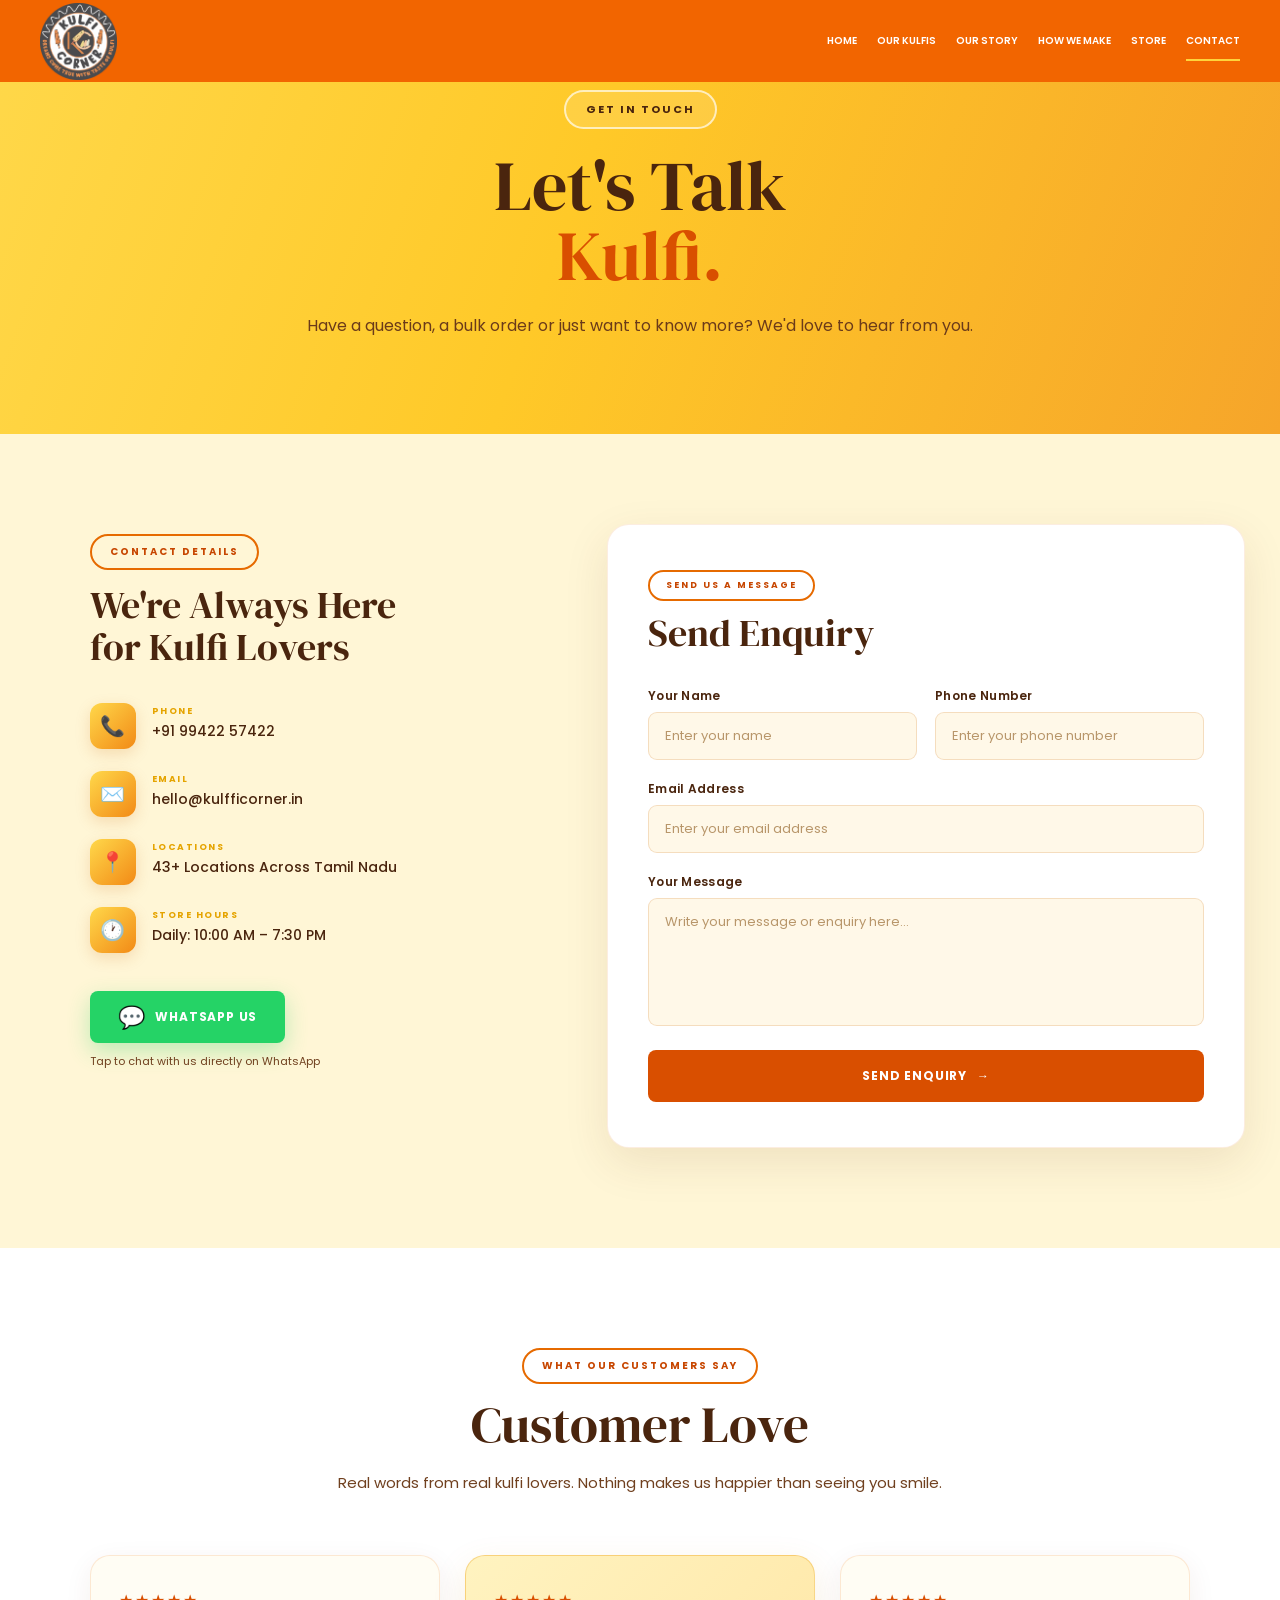
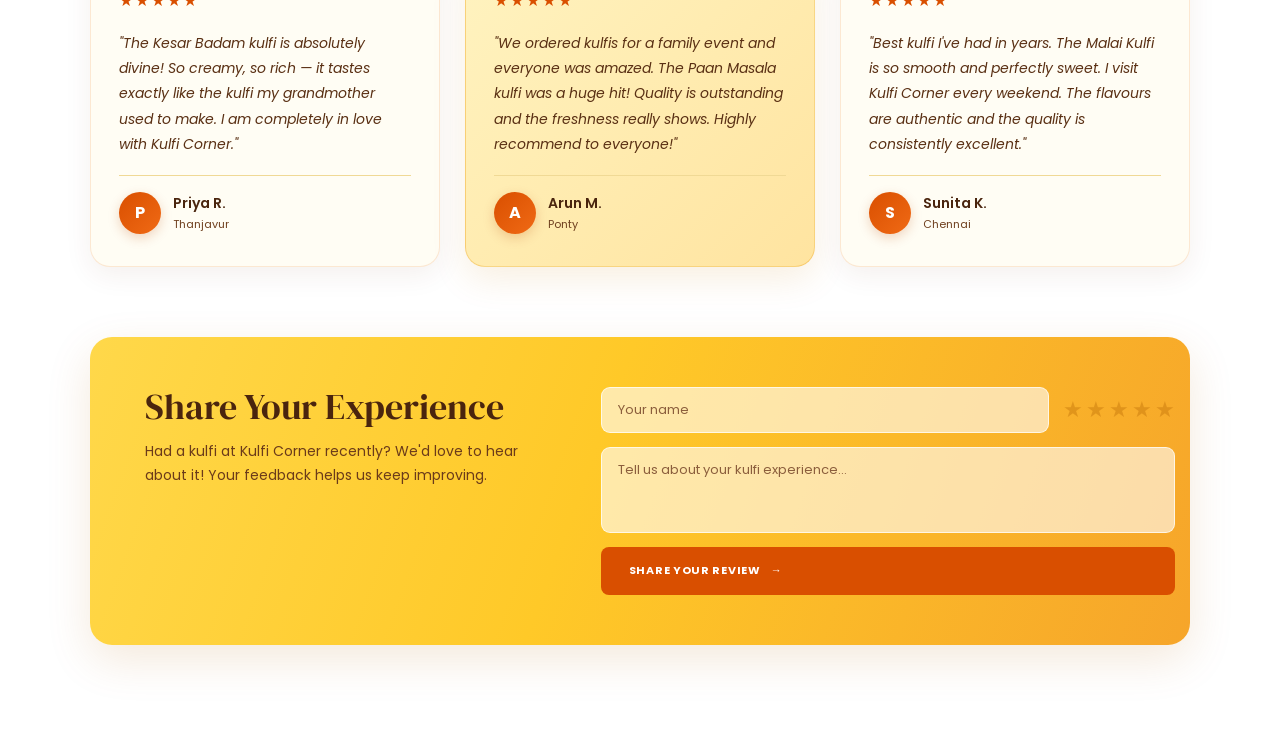
<file: contact.html>
<!DOCTYPE html>
<html lang="en">
<head>
    <meta charset="UTF-8">
    <meta name="viewport" content="width=device-width, initial-scale=1.0">
    <title>Contact | Kulfi Corner</title>
    <link rel="preconnect" href="https://fonts.googleapis.com">
    <link rel="preconnect" href="https://fonts.gstatic.com" crossorigin>
    <link href="https://fonts.googleapis.com/css2?family=DM+Serif+Display&family=Poppins:wght@400;500;600;700&display=swap" rel="stylesheet">
    <link rel="stylesheet" href="./style.css">
    <link rel="stylesheet" href="./mobile.css">
</head>
<body>

    <!-- NAVBAR -->
    <header class="navbar">
        <div class="navbar-container">
            <a href="index.html" class="logo">
                <img src="KULF CORNER.png" alt="Kulfi Corner Logo" class="logo-image">
            </a>
            <nav class="nav-menu" id="navMenu">
                <a href="index.html" class="nav-link">HOME</a>
                <a href="index.html#our-kulfis" class="nav-link">OUR KULFIS</a>
                <a href="our-story.html" class="nav-link">OUR STORY</a>
                <a href="how-we-make.html" class="nav-link">HOW WE MAKE</a>
                <a href="index.html#store" class="nav-link">STORE</a>
                <a href="contact.html" class="nav-link active">CONTACT</a>
            </nav>
            <button type="button" class="menu-toggle" id="menuToggle" aria-label="Open navigation menu" aria-expanded="false">
                <span></span><span></span><span></span>
            </button>
        </div>
    </header>

    <!-- CONTACT HERO -->
    <section class="contact-hero">
        <div class="contact-hero-inner">
            <p class="contact-hero-badge">GET IN TOUCH</p>
            <h1 class="contact-hero-title">
                Let's Talk<br><span>Kulfi.</span>
            </h1>
            <p class="contact-hero-text">
                Have a question, a bulk order or just want to know more?
                We'd love to hear from you.
            </p>
        </div>
    </section>

    <!-- CONTACT MAIN -->
    <section class="contact-main-section">
        <div class="contact-main-inner">

            <!-- LEFT — INFO -->
            <div class="contact-info-col">

                <div class="contact-info-header">
                    <p class="contact-info-label">CONTACT DETAILS</p>
                    <h2 class="contact-info-heading">We're Always Here<br>for Kulfi Lovers</h2>
                </div>

                <div class="contact-info-items">

                    <div class="contact-info-item">
                        <div class="contact-info-icon">📞</div>
                        <div class="contact-info-text">
                            <span class="info-type">Phone</span>
                            <a href="tel:+919942257422" class="info-value">+91 99422 57422</a>
                        </div>
                    </div>

                    <div class="contact-info-item">
                        <div class="contact-info-icon">✉️</div>
                        <div class="contact-info-text">
                            <span class="info-type">Email</span>
                            <a href="mailto:hello@kulfficorner.in" class="info-value">hello@kulfficorner.in</a>
                        </div>
                    </div>

                    <div class="contact-info-item">
                        <div class="contact-info-icon">📍</div>
                        <div class="contact-info-text">
                            <span class="info-type">Locations</span>
                            <span class="info-value">43+ Locations Across Tamil Nadu</span>
                        </div>
                    </div>

                    <div class="contact-info-item">
                        <div class="contact-info-icon">🕐</div>
                        <div class="contact-info-text">
                            <span class="info-type">Store Hours</span>
                            <span class="info-value">Daily: 10:00 AM – 7:30 PM</span>
                        </div>
                    </div>

                </div>

                <!-- WHATSAPP BUTTON -->
                <a
                    href="https://wa.me/919942257422?text=Hi%20Kulfi%20Corner!%20I%20have%20an%20enquiry."
                    target="_blank"
                    rel="noopener"
                    class="whatsapp-btn"
                >
                    <span class="whatsapp-icon">💬</span>
                    WHATSAPP US
                </a>

                <p class="whatsapp-note">
                    Tap to chat with us directly on WhatsApp
                </p>

            </div>

            <!-- RIGHT — FORM -->
            <div class="contact-form-col">

                <div class="contact-form-card">

                    <p class="form-card-label">SEND US A MESSAGE</p>
                    <h2 class="form-card-heading">Send Enquiry</h2>

                    <form class="contact-form" id="contactForm" novalidate>

                        <div class="form-row">
                            <div class="form-group">
                                <label for="contactName">Your Name</label>
                                <input
                                    type="text"
                                    id="contactName"
                                    name="name"
                                    placeholder="Enter your name"
                                    required
                                >
                            </div>
                            <div class="form-group">
                                <label for="contactPhone">Phone Number</label>
                                <input
                                    type="tel"
                                    id="contactPhone"
                                    name="phone"
                                    placeholder="Enter your phone number"
                                >
                            </div>
                        </div>

                        <div class="form-group">
                            <label for="contactEmail">Email Address</label>
                            <input
                                type="email"
                                id="contactEmail"
                                name="email"
                                placeholder="Enter your email address"
                            >
                        </div>

                        <div class="form-group">
                            <label for="contactMessage">Your Message</label>
                            <textarea
                                id="contactMessage"
                                name="message"
                                rows="5"
                                placeholder="Write your message or enquiry here..."
                                required
                            ></textarea>
                        </div>

                        <button type="submit" class="form-submit-btn">
                            SEND ENQUIRY
                            <span>→</span>
                        </button>

                        <p class="form-success-msg" id="formSuccess">
                            ✓ Thank you! Your enquiry has been sent successfully.
                        </p>
                        <p class="form-error-msg" id="formError">
                            Something went wrong. Please try again.
                        </p>

                    </form>

                </div>

            </div>

        </div>
    </section>

    <!-- =====================================
         CUSTOMER LOVE / FEEDBACK SECTION
    ====================================== -->

    <section class="reviews-section">
        <div class="reviews-inner">

            <div class="reviews-header">
                <p class="reviews-label">WHAT OUR CUSTOMERS SAY</p>
                <h2 class="reviews-heading">Customer Love</h2>
                <p class="reviews-intro">
                    Real words from real kulfi lovers.
                    Nothing makes us happier than seeing you smile.
                </p>
            </div>

            <!-- REVIEW CARDS -->
            <div class="reviews-grid">

                <div class="review-card">
                    <div class="review-stars">★★★★★</div>
                    <p class="review-text">
                        "The Kesar Badam kulfi is absolutely divine! So creamy, so rich —
                        it tastes exactly like the kulfi my grandmother used to make.
                        I am completely in love with Kulfi Corner."
                    </p>
                    <div class="review-author">
                        <div class="review-avatar">P</div>
                        <div class="review-author-info">
                            <strong>Priya R.</strong>
                            <span>Thanjavur</span>
                        </div>
                    </div>
                </div>

                <div class="review-card review-card-featured">
                    <div class="review-stars">★★★★★</div>
                    <p class="review-text">
                        "We ordered kulfis for a family event and everyone was amazed.
                        The Paan Masala kulfi was a huge hit! Quality is outstanding
                        and the freshness really shows. Highly recommend to everyone!"
                    </p>
                    <div class="review-author">
                        <div class="review-avatar">A</div>
                        <div class="review-author-info">
                            <strong>Arun M.</strong>
                            <span>Ponty</span>
                        </div>
                    </div>
                </div>

                <div class="review-card">
                    <div class="review-stars">★★★★★</div>
                    <p class="review-text">
                        "Best kulfi I've had in years. The Malai Kulfi is so smooth
                        and perfectly sweet. I visit Kulfi Corner every weekend.
                        The flavours are authentic and the quality is consistently excellent."
                    </p>
                    <div class="review-author">
                        <div class="review-avatar">S</div>
                        <div class="review-author-info">
                            <strong>Sunita K.</strong>
                            <span>Chennai</span>
                        </div>
                    </div>
                </div>

            </div>

            <!-- SHARE YOUR EXPERIENCE -->
            <div class="share-experience">

                <div class="share-exp-content">
                    <h3 class="share-exp-heading">Share Your Experience</h3>
                    <p class="share-exp-text">
                        Had a kulfi at Kulfi Corner recently? We'd love to hear about it!
                        Your feedback helps us keep improving.
                    </p>
                </div>

                <div class="share-exp-form" id="shareExpForm">
                    <div class="exp-form-row">
                        <input
                            type="text"
                            placeholder="Your name"
                            class="exp-input"
                            id="expName"
                        >
                        <div class="exp-stars-pick">
                            <span class="exp-star" data-val="1">★</span>
                            <span class="exp-star" data-val="2">★</span>
                            <span class="exp-star" data-val="3">★</span>
                            <span class="exp-star" data-val="4">★</span>
                            <span class="exp-star" data-val="5">★</span>
                        </div>
                    </div>
                    <textarea
                        placeholder="Tell us about your kulfi experience..."
                        class="exp-textarea"
                        id="expMessage"
                        rows="3"
                    ></textarea>
                    <button class="exp-submit-btn" id="expSubmitBtn">
                        SHARE YOUR REVIEW
                        <span>→</span>
                    </button>
                    <p class="exp-success" id="expSuccess">
                        ✓ Thank you for sharing your experience!
                    </p>
                    <p class="exp-error" id="expError">
                        Something went wrong. Please try again.
                    </p>
                </div>

            </div>

        </div>
    </section>

    <script src="./script.js"></script>
</body>
</html>
</file>
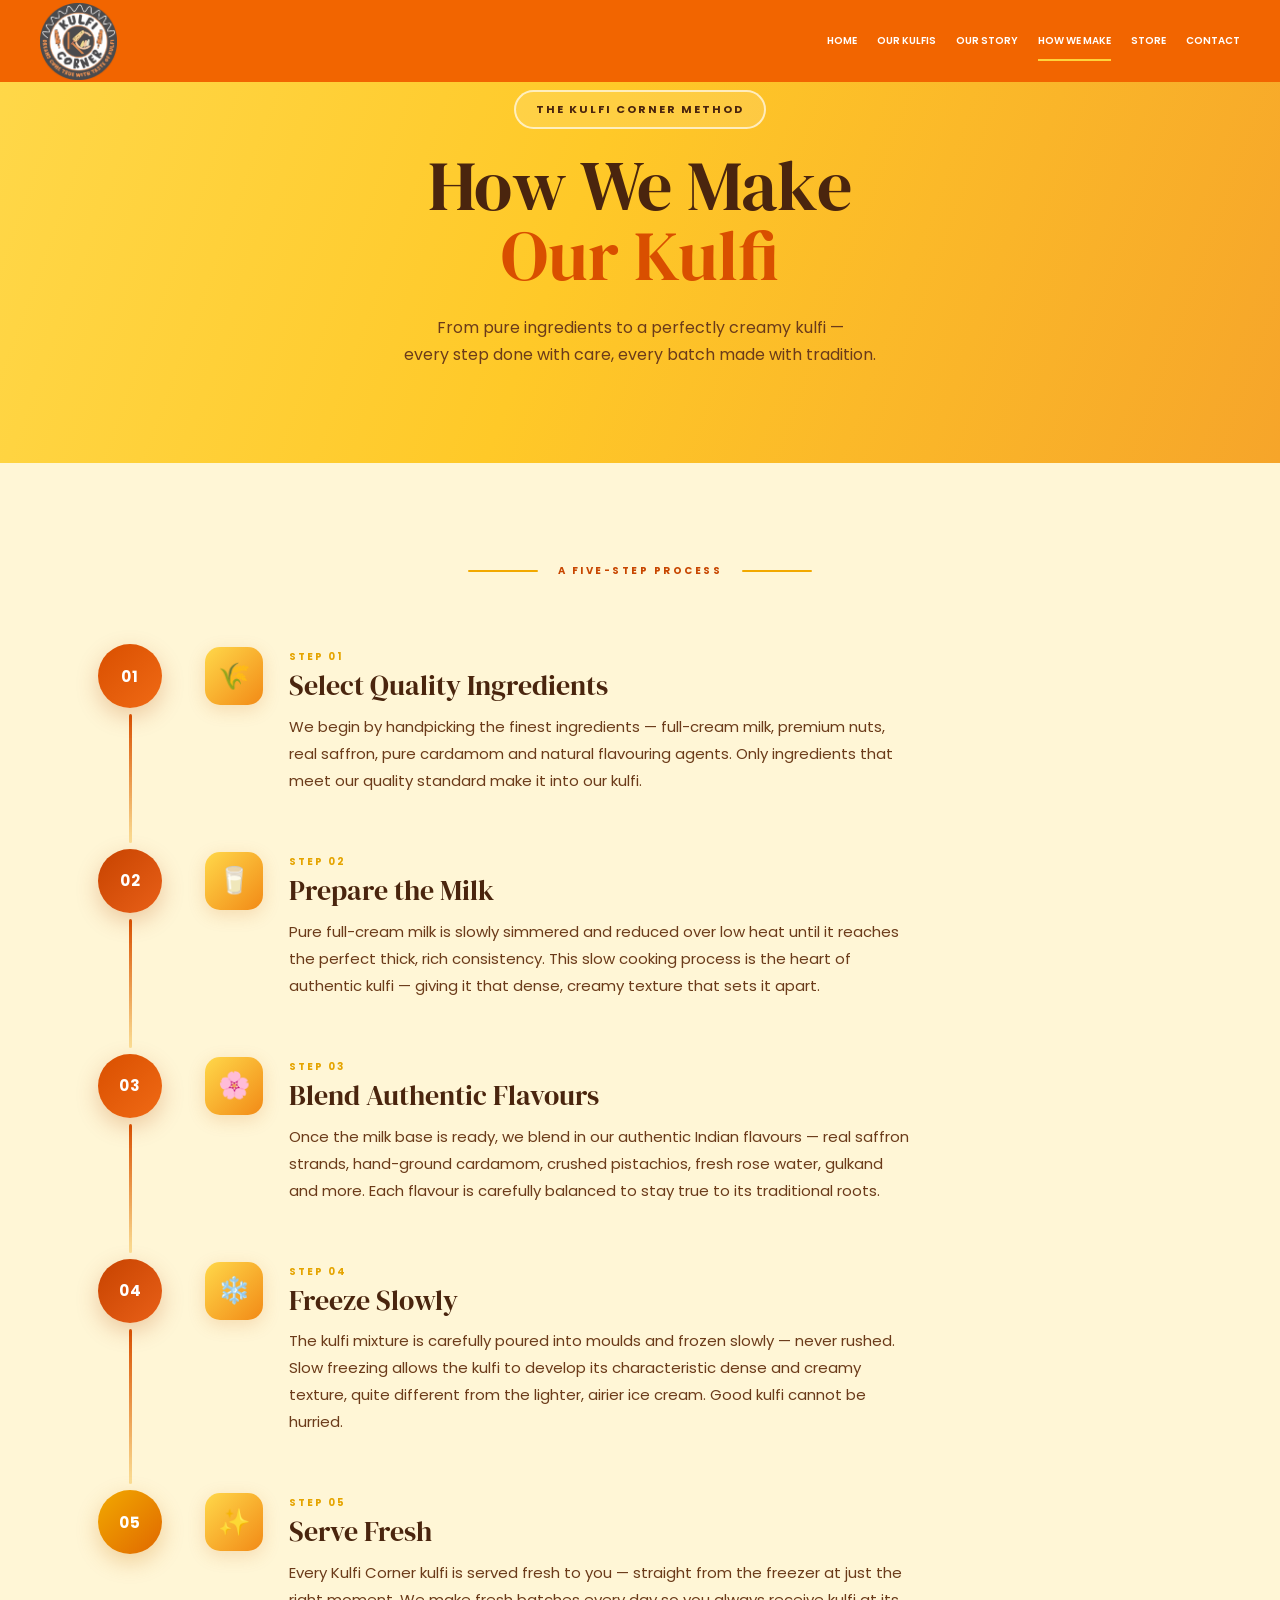
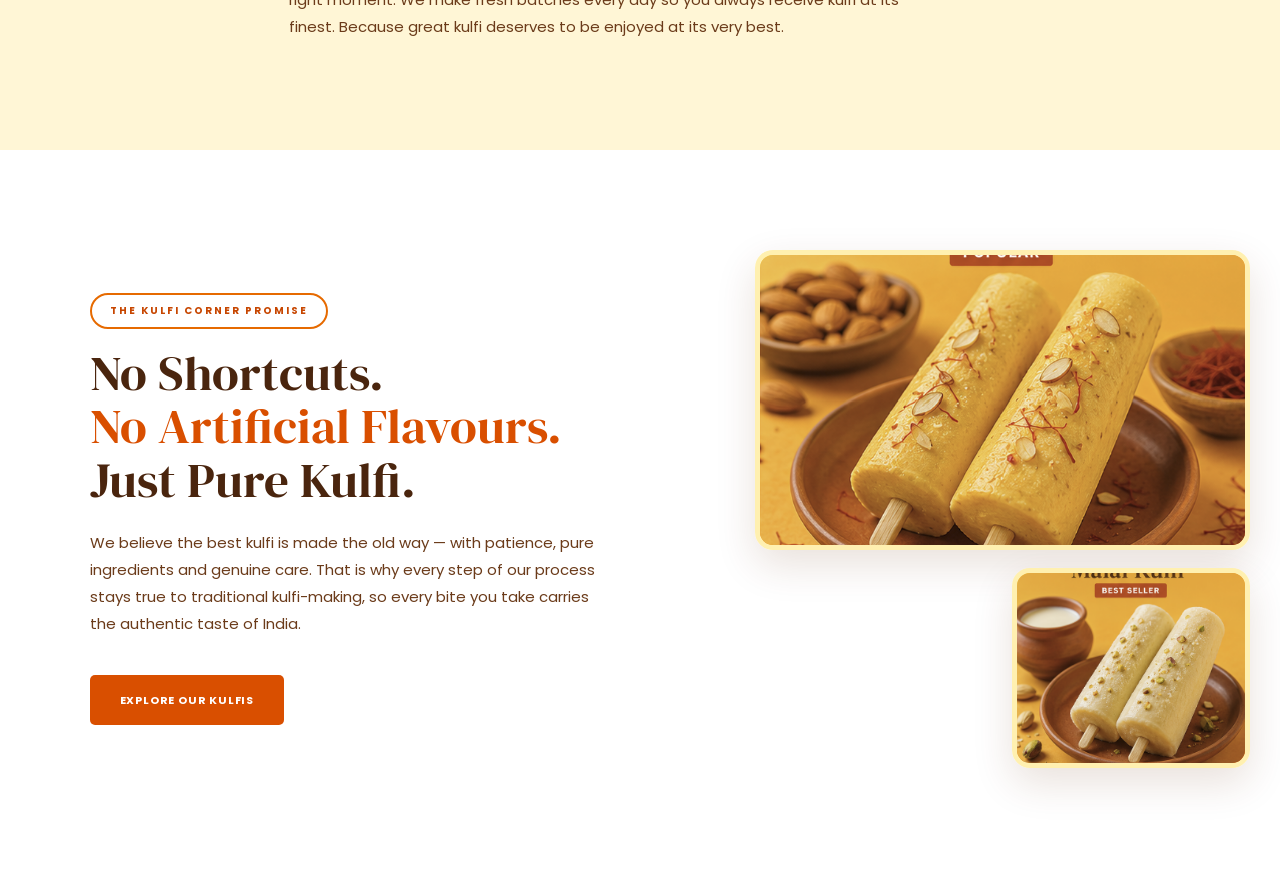
<file: how-we-make.html>
<!DOCTYPE html>
<html lang="en">
<head>
    <meta charset="UTF-8">
    <meta name="viewport" content="width=device-width, initial-scale=1.0">
    <title>How We Make | Kulfi Corner</title>
    <link rel="preconnect" href="https://fonts.googleapis.com">
    <link rel="preconnect" href="https://fonts.gstatic.com" crossorigin>
    <link href="https://fonts.googleapis.com/css2?family=DM+Serif+Display&family=Poppins:wght@400;500;600;700&display=swap" rel="stylesheet">
    <link rel="stylesheet" href="./style.css">
    <link rel="stylesheet" href="./mobile.css">
</head>
<body>

    <!-- NAVBAR -->
    <header class="navbar">
        <div class="navbar-container">
            <a href="index.html" class="logo">
                <img src="KULF CORNER.png" alt="Kulfi Corner Logo" class="logo-image">
            </a>
            <nav class="nav-menu" id="navMenu">
                <a href="index.html" class="nav-link">HOME</a>
                <a href="index.html#our-kulfis" class="nav-link">OUR KULFIS</a>
                <a href="our-story.html" class="nav-link">OUR STORY</a>
                <a href="how-we-make.html" class="nav-link active">HOW WE MAKE</a>
                <a href="index.html#store" class="nav-link">STORE</a>
                <a href="contact.html" class="nav-link">CONTACT</a>
            </nav>
            <button type="button" class="menu-toggle" id="menuToggle" aria-label="Open navigation menu" aria-expanded="false">
                <span></span><span></span><span></span>
            </button>
        </div>
    </header>

    <!-- PROCESS HERO -->
    <section class="process-hero">
        <div class="process-hero-inner">
            <p class="process-hero-badge">THE KULFI CORNER METHOD</p>
            <h1 class="process-hero-title">How We Make<br><span>Our Kulfi</span></h1>
            <p class="process-hero-subtitle">
                From pure ingredients to a perfectly creamy kulfi —<br>
                every step done with care, every batch made with tradition.
            </p>
        </div>
    </section>

    <!-- PROCESS STEPS -->
    <section class="process-section">
        <div class="process-section-inner">

            <!-- INTRO -->
            <div class="process-intro">
                <div class="process-intro-line"></div>
                <p class="process-intro-text">A FIVE-STEP PROCESS</p>
                <div class="process-intro-line"></div>
            </div>

            <!-- STEPS -->
            <div class="process-steps">

                <!-- STEP 01 -->
                <div class="process-step">
                    <div class="step-visual">
                        <div class="step-number-circle">01</div>
                        <div class="step-connector"></div>
                    </div>
                    <div class="step-content">
                        <div class="step-icon-wrap">
                            <span class="step-icon">🌾</span>
                        </div>
                        <div class="step-body">
                            <span class="step-num-label">STEP 01</span>
                            <h3>Select Quality Ingredients</h3>
                            <p>
                                We begin by handpicking the finest ingredients — full-cream milk,
                                premium nuts, real saffron, pure cardamom and natural flavouring
                                agents. Only ingredients that meet our quality standard make it
                                into our kulfi.
                            </p>
                        </div>
                    </div>
                </div>

                <!-- STEP 02 -->
                <div class="process-step step-alt">
                    <div class="step-visual">
                        <div class="step-number-circle">02</div>
                        <div class="step-connector"></div>
                    </div>
                    <div class="step-content">
                        <div class="step-icon-wrap">
                            <span class="step-icon">🥛</span>
                        </div>
                        <div class="step-body">
                            <span class="step-num-label">STEP 02</span>
                            <h3>Prepare the Milk</h3>
                            <p>
                                Pure full-cream milk is slowly simmered and reduced over low heat
                                until it reaches the perfect thick, rich consistency. This slow
                                cooking process is the heart of authentic kulfi — giving it that
                                dense, creamy texture that sets it apart.
                            </p>
                        </div>
                    </div>
                </div>

                <!-- STEP 03 -->
                <div class="process-step">
                    <div class="step-visual">
                        <div class="step-number-circle">03</div>
                        <div class="step-connector"></div>
                    </div>
                    <div class="step-content">
                        <div class="step-icon-wrap">
                            <span class="step-icon">🌸</span>
                        </div>
                        <div class="step-body">
                            <span class="step-num-label">STEP 03</span>
                            <h3>Blend Authentic Flavours</h3>
                            <p>
                                Once the milk base is ready, we blend in our authentic Indian
                                flavours — real saffron strands, hand-ground cardamom, crushed
                                pistachios, fresh rose water, gulkand and more. Each flavour is
                                carefully balanced to stay true to its traditional roots.
                            </p>
                        </div>
                    </div>
                </div>

                <!-- STEP 04 -->
                <div class="process-step step-alt">
                    <div class="step-visual">
                        <div class="step-number-circle">04</div>
                        <div class="step-connector"></div>
                    </div>
                    <div class="step-content">
                        <div class="step-icon-wrap">
                            <span class="step-icon">❄️</span>
                        </div>
                        <div class="step-body">
                            <span class="step-num-label">STEP 04</span>
                            <h3>Freeze Slowly</h3>
                            <p>
                                The kulfi mixture is carefully poured into moulds and frozen slowly
                                — never rushed. Slow freezing allows the kulfi to develop its
                                characteristic dense and creamy texture, quite different from the
                                lighter, airier ice cream. Good kulfi cannot be hurried.
                            </p>
                        </div>
                    </div>
                </div>

                <!-- STEP 05 -->
                <div class="process-step process-step-last">
                    <div class="step-visual">
                        <div class="step-number-circle step-number-final">05</div>
                    </div>
                    <div class="step-content">
                        <div class="step-icon-wrap">
                            <span class="step-icon">✨</span>
                        </div>
                        <div class="step-body">
                            <span class="step-num-label">STEP 05</span>
                            <h3>Serve Fresh</h3>
                            <p>
                                Every Kulfi Corner kulfi is served fresh to you — straight from the
                                freezer at just the right moment. We make fresh batches every day
                                so you always receive kulfi at its finest. Because great kulfi
                                deserves to be enjoyed at its very best.
                            </p>
                        </div>
                    </div>
                </div>

            </div>

        </div>
    </section>

    <!-- PROMISE BANNER -->
    <section class="process-promise">
        <div class="process-promise-inner">
            <div class="promise-text-side">
                <p class="promise-label">THE KULFI CORNER PROMISE</p>
                <h2 class="promise-heading">
                    No Shortcuts.<br>
                    <span>No Artificial Flavours.</span><br>
                    Just Pure Kulfi.
                </h2>
                <p class="promise-body">
                    We believe the best kulfi is made the old way —
                    with patience, pure ingredients and genuine care.
                    That is why every step of our process stays true
                    to traditional kulfi-making, so every bite you take
                    carries the authentic taste of India.
                </p>
                <a href="index.html#our-kulfis" class="promise-btn">
                    EXPLORE OUR KULFIS
                </a>
            </div>
            <div class="promise-img-side">
                <div class="promise-img-box">
                    <img src="Kesar.png" alt="Kesar Kulfi — Kulfi Corner">
                </div>
                <div class="promise-img-box promise-img-box-small">
                    <img src="Malai.png" alt="Malai Kulfi — Kulfi Corner">
                </div>
            </div>
        </div>
    </section>

    <script src="./script.js"></script>
</body>
</html>
</file>
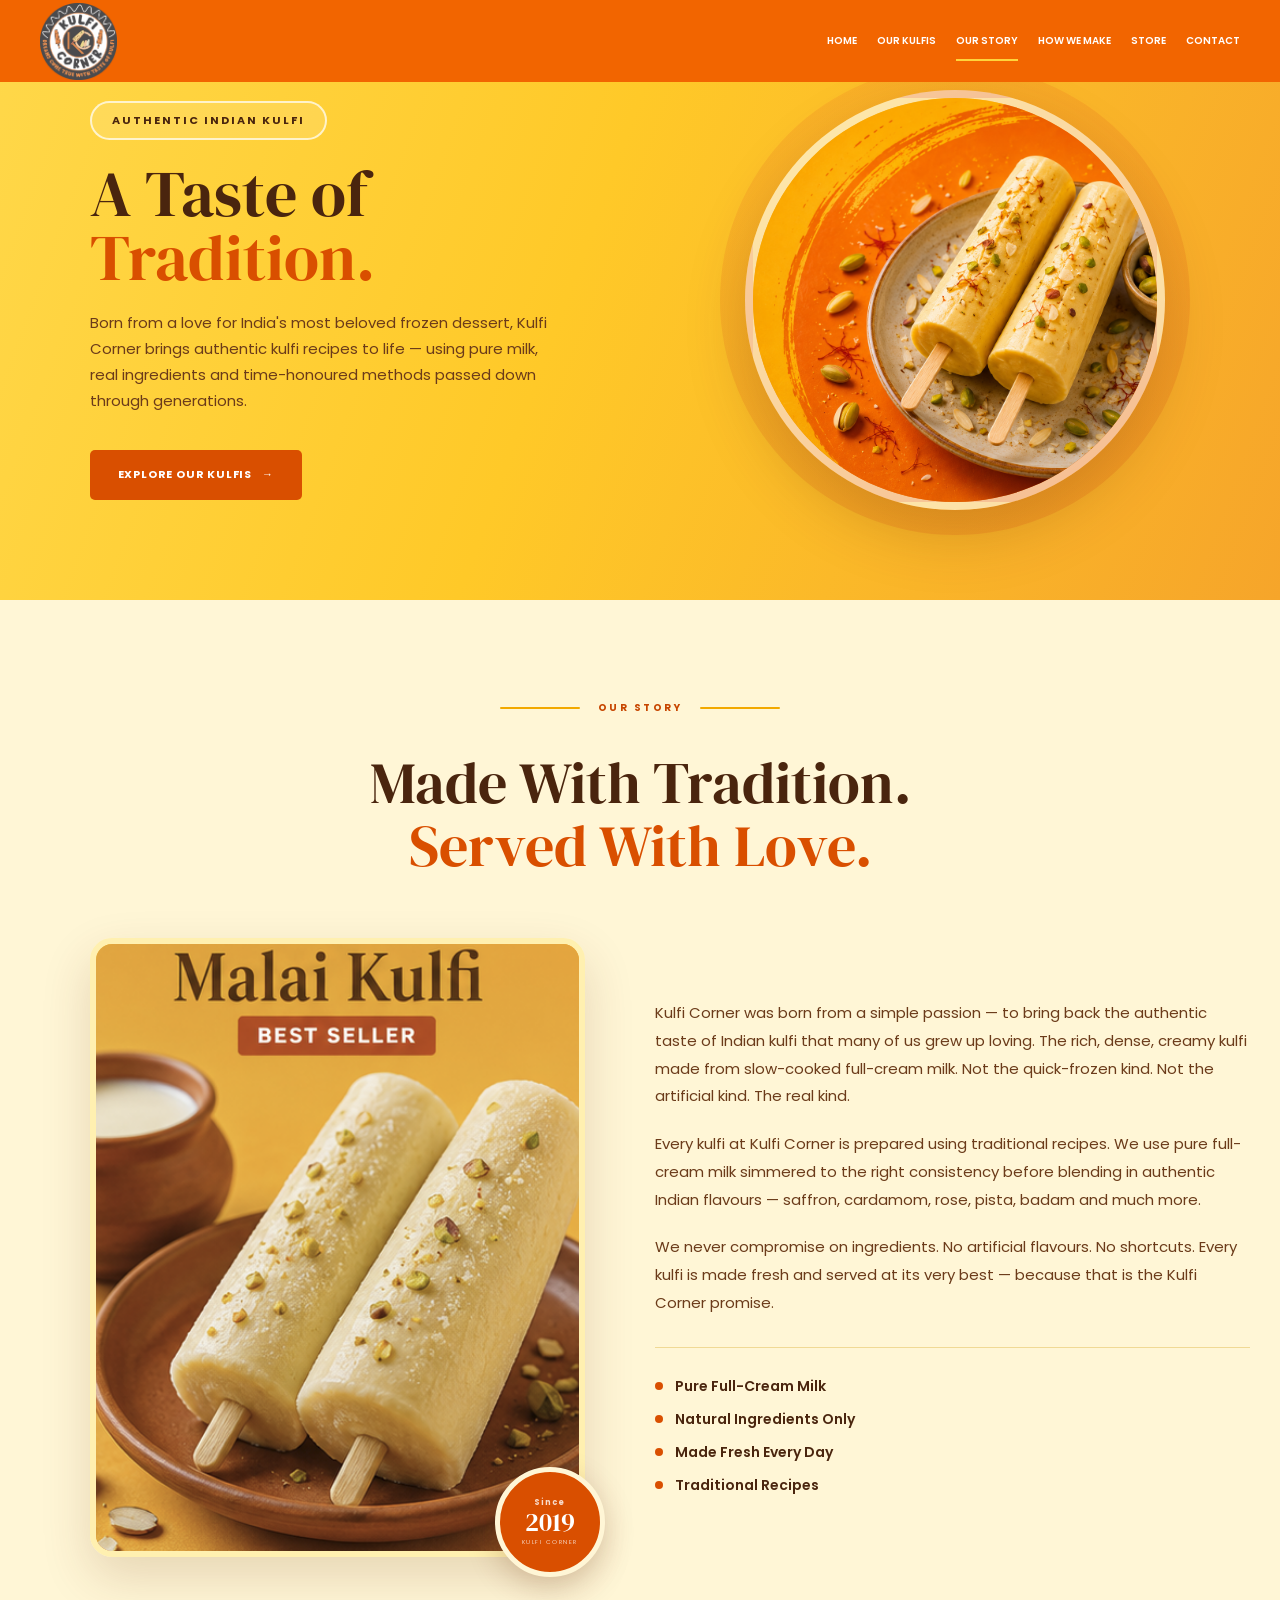
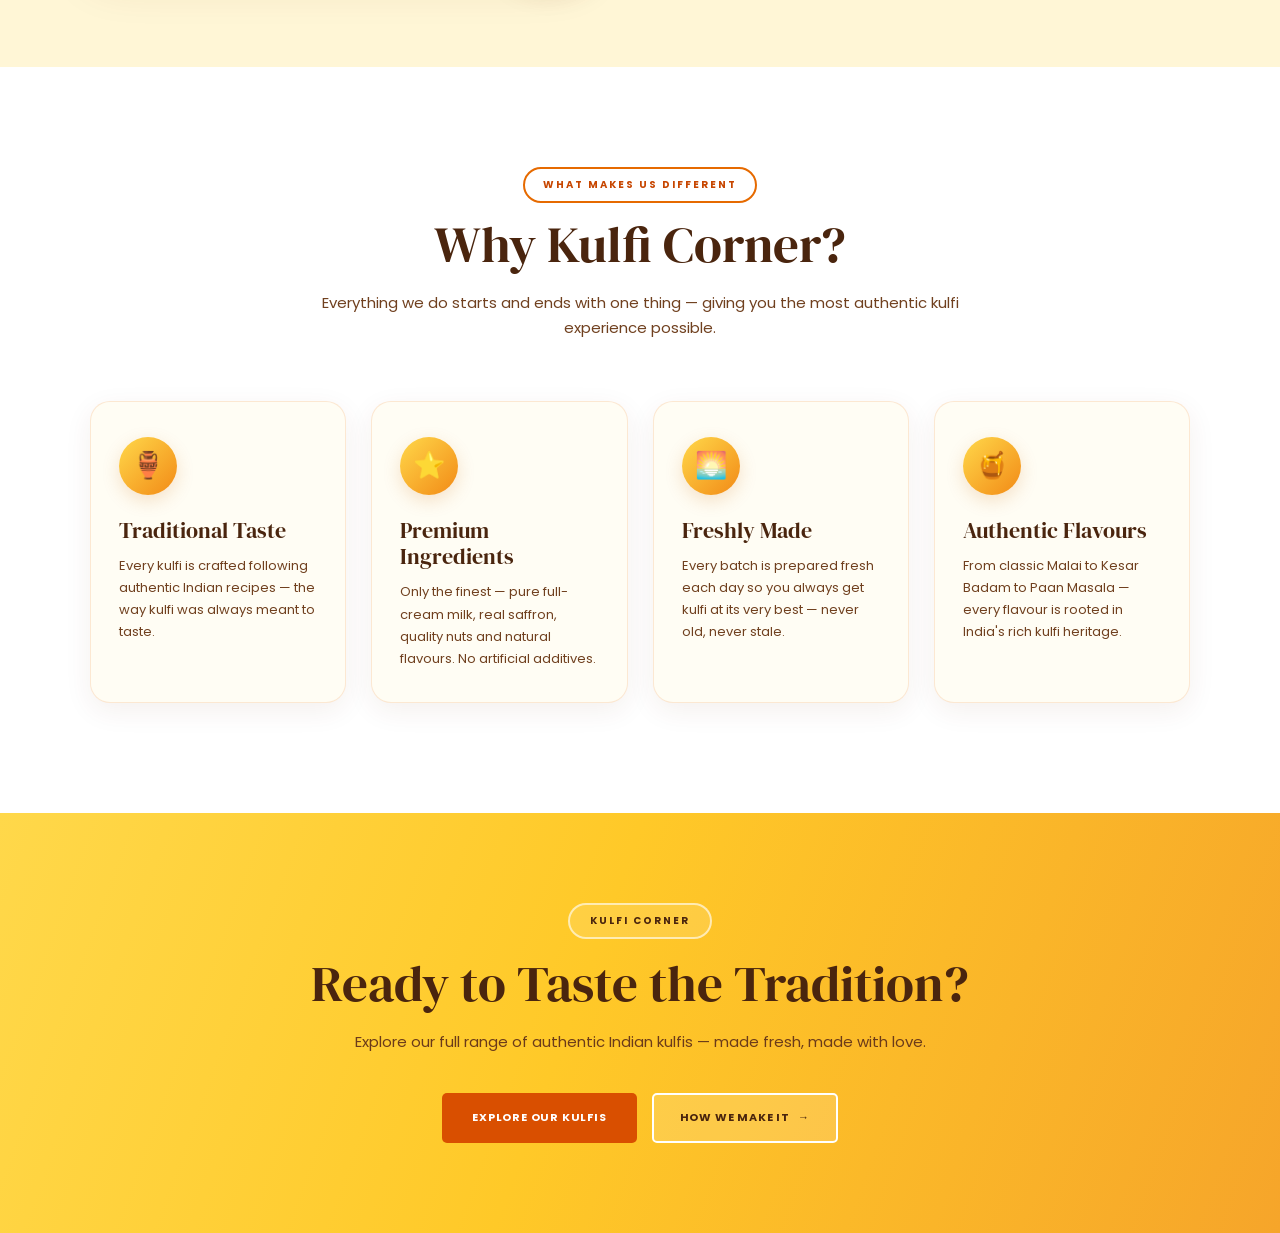
<file: our-story.html>
<!DOCTYPE html>
<html lang="en">
<head>
    <meta charset="UTF-8">
    <meta name="viewport" content="width=device-width, initial-scale=1.0">
    <title>Our Story | Kulfi Corner</title>
    <link rel="preconnect" href="https://fonts.googleapis.com">
    <link rel="preconnect" href="https://fonts.gstatic.com" crossorigin>
    <link href="https://fonts.googleapis.com/css2?family=DM+Serif+Display&family=Poppins:wght@400;500;600;700&display=swap" rel="stylesheet">
    <link rel="stylesheet" href="./style.css">
    <link rel="stylesheet" href="./mobile.css">
</head>
<body>

    <!-- NAVBAR -->
    <header class="navbar">
        <div class="navbar-container">
            <a href="index.html" class="logo">
                <img src="KULF CORNER.png" alt="Kulfi Corner Logo" class="logo-image">
            </a>
            <nav class="nav-menu" id="navMenu">
                <a href="index.html" class="nav-link">HOME</a>
                <a href="index.html#our-kulfis" class="nav-link">OUR KULFIS</a>
                <a href="our-story.html" class="nav-link active">OUR STORY</a>
                <a href="how-we-make.html" class="nav-link">HOW WE MAKE</a>
                <a href="index.html#store" class="nav-link">STORE</a>
                <a href="contact.html" class="nav-link">CONTACT</a>
            </nav>
            <button type="button" class="menu-toggle" id="menuToggle" aria-label="Open navigation menu" aria-expanded="false">
                <span></span><span></span><span></span>
            </button>
        </div>
    </header>

    <!-- HERO -->
    <section class="page-hero story-hero">
        <div class="page-hero-container">
            <div class="page-hero-content">
                <p class="page-hero-badge">AUTHENTIC INDIAN KULFI</p>
                <h1 class="page-hero-title">A Taste of<br><span>Tradition.</span></h1>
                <p class="page-hero-text">
                    Born from a love for India's most beloved frozen dessert, Kulfi Corner
                    brings authentic kulfi recipes to life — using pure milk, real ingredients
                    and time-honoured methods passed down through generations.
                </p>
                <a href="index.html#our-kulfis" class="story-cta-btn">
                    EXPLORE OUR KULFIS <span>→</span>
                </a>
            </div>
            <div class="page-hero-image">
                <div class="page-hero-img-frame">
                    <img src="Hero section.png" alt="Traditional Kulfi — Kulfi Corner">
                </div>
                <div class="page-hero-img-accent"></div>
            </div>
        </div>
    </section>

    <!-- STORY SECTION -->
    <section class="story-section">
        <div class="story-section-inner">
            <div class="story-label-row">
                <span class="story-divider-line"></span>
                <span class="story-label-text">OUR STORY</span>
                <span class="story-divider-line"></span>
            </div>
            <h2 class="story-main-heading">Made With Tradition.<br><span>Served With Love.</span></h2>
            <div class="story-content-grid">
                <div class="story-img-col">
                    <div class="story-img-box">
                        <img src="Malai.png" alt="Kulfi Corner — Authentic Kulfi">
                    </div>
                    <div class="story-img-badge">
                        <span class="story-badge-year-label">Since</span>
                        2019
                        <small>KULFI CORNER</small>
                    </div>
                </div>
                <div class="story-text-col">
                    <p class="story-text-para">
                        Kulfi Corner was born from a simple passion — to bring back the authentic
                        taste of Indian kulfi that many of us grew up loving. The rich, dense, creamy
                        kulfi made from slow-cooked full-cream milk. Not the quick-frozen kind. Not
                        the artificial kind. The real kind.
                    </p>
                    <p class="story-text-para">
                        Every kulfi at Kulfi Corner is prepared using traditional recipes. We use
                        pure full-cream milk simmered to the right consistency before blending in
                        authentic Indian flavours — saffron, cardamom, rose, pista, badam and much more.
                    </p>
                    <p class="story-text-para">
                        We never compromise on ingredients. No artificial flavours. No shortcuts.
                        Every kulfi is made fresh and served at its very best — because that is
                        the Kulfi Corner promise.
                    </p>
                    <div class="story-highlights">
                        <div class="story-highlight-item">
                            <span class="highlight-dot"></span>
                            <span>Pure Full-Cream Milk</span>
                        </div>
                        <div class="story-highlight-item">
                            <span class="highlight-dot"></span>
                            <span>Natural Ingredients Only</span>
                        </div>
                        <div class="story-highlight-item">
                            <span class="highlight-dot"></span>
                            <span>Made Fresh Every Day</span>
                        </div>
                        <div class="story-highlight-item">
                            <span class="highlight-dot"></span>
                            <span>Traditional Recipes</span>
                        </div>
                    </div>
                </div>
            </div>
        </div>
    </section>

    <!-- WHY KULFI CORNER -->
    <section class="why-section">
        <div class="why-section-inner">
            <div class="why-header">
                <p class="why-label">WHAT MAKES US DIFFERENT</p>
                <h2 class="why-heading">Why Kulfi Corner?</h2>
                <p class="why-intro">
                    Everything we do starts and ends with one thing — giving you
                    the most authentic kulfi experience possible.
                </p>
            </div>
            <div class="why-cards-grid">
                <div class="why-card">
                    <div class="why-card-icon-wrap">
                        <div class="why-card-icon">🏺</div>
                    </div>
                    <h3>Traditional Taste</h3>
                    <p>Every kulfi is crafted following authentic Indian recipes — the way kulfi was always meant to taste.</p>
                </div>
                <div class="why-card">
                    <div class="why-card-icon-wrap">
                        <div class="why-card-icon">⭐</div>
                    </div>
                    <h3>Premium Ingredients</h3>
                    <p>Only the finest — pure full-cream milk, real saffron, quality nuts and natural flavours. No artificial additives.</p>
                </div>
                <div class="why-card">
                    <div class="why-card-icon-wrap">
                        <div class="why-card-icon">🌅</div>
                    </div>
                    <h3>Freshly Made</h3>
                    <p>Every batch is prepared fresh each day so you always get kulfi at its very best — never old, never stale.</p>
                </div>
                <div class="why-card">
                    <div class="why-card-icon-wrap">
                        <div class="why-card-icon">🍯</div>
                    </div>
                    <h3>Authentic Flavours</h3>
                    <p>From classic Malai to Kesar Badam to Paan Masala — every flavour is rooted in India's rich kulfi heritage.</p>
                </div>
            </div>
        </div>
    </section>

    <!-- CTA BANNER -->
    <section class="story-cta-banner">
        <div class="story-cta-inner">
            <p class="cta-banner-label">KULFI CORNER</p>
            <h2 class="cta-banner-heading">Ready to Taste the Tradition?</h2>
            <p class="cta-banner-text">
                Explore our full range of authentic Indian kulfis — made fresh, made with love.
            </p>
            <div class="cta-banner-btns">
                <a href="index.html#our-kulfis" class="cta-banner-primary">EXPLORE OUR KULFIS</a>
                <a href="how-we-make.html" class="cta-banner-secondary">HOW WE MAKE IT <span>→</span></a>
            </div>
        </div>
    </section>

    <script src="./script.js"></script>
</body>
</html>
</file>
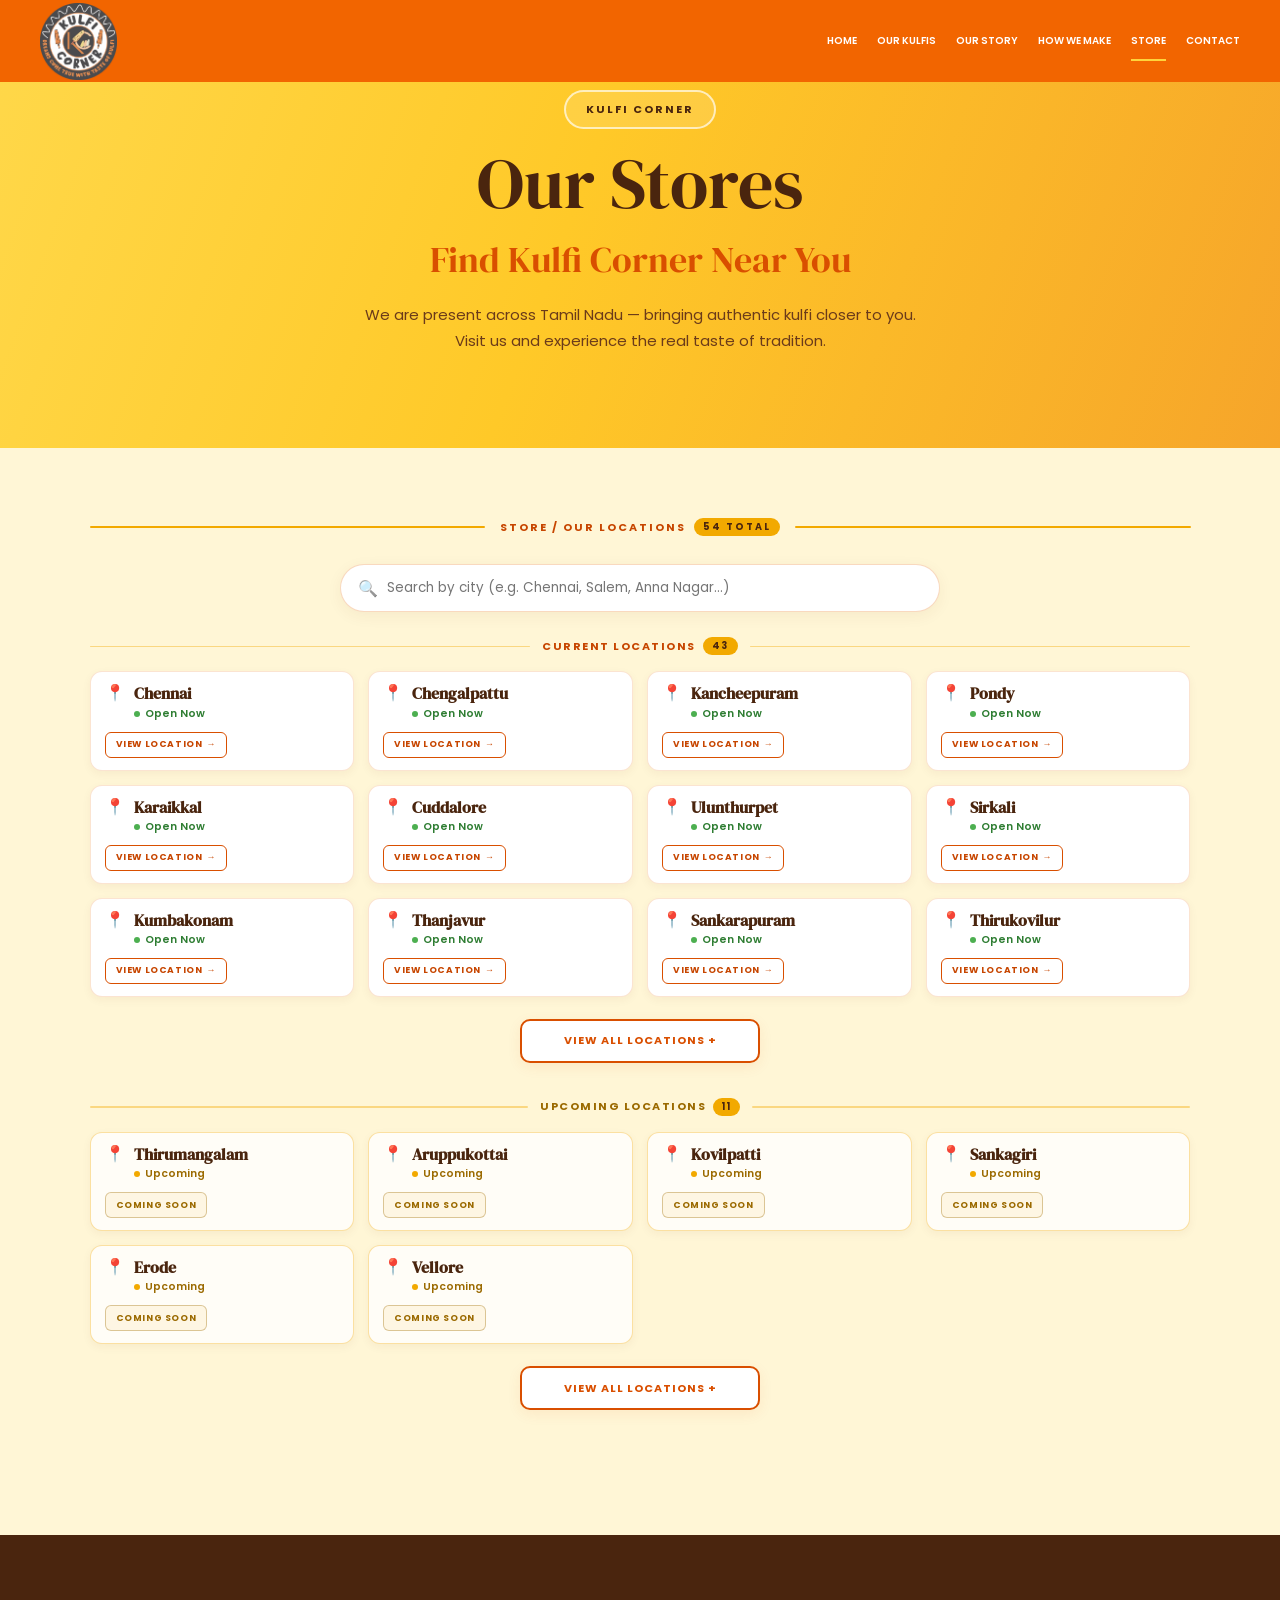
<file: store.html>
<!DOCTYPE html>
<html lang="en">
<head>
    <meta charset="UTF-8">
    <meta name="viewport" content="width=device-width, initial-scale=1.0">
    <title>Store Locations | Kulfi Corner</title>
    <link rel="preconnect" href="https://fonts.googleapis.com">
    <link rel="preconnect" href="https://fonts.gstatic.com" crossorigin>
    <link href="https://fonts.googleapis.com/css2?family=DM+Serif+Display&family=Poppins:wght@400;500;600;700&display=swap" rel="stylesheet">
    <link rel="stylesheet" href="./style.css">
    <link rel="stylesheet" href="./mobile.css">
</head>
<body>

    <!-- NAVBAR -->
    <header class="navbar">
        <div class="navbar-container">
            <a href="index.html" class="logo">
                <img src="KULF CORNER.png" alt="Kulfi Corner Logo" class="logo-image">
            </a>
            <nav class="nav-menu" id="navMenu">
                <a href="index.html" class="nav-link">HOME</a>
                <a href="index.html#our-kulfis" class="nav-link">OUR KULFIS</a>
                <a href="our-story.html" class="nav-link">OUR STORY</a>
                <a href="how-we-make.html" class="nav-link">HOW WE MAKE</a>
                <a href="store.html" class="nav-link active">STORE</a>
                <a href="contact.html" class="nav-link">CONTACT</a>
            </nav>
            <button type="button" class="menu-toggle" id="menuToggle" aria-label="Open navigation menu" aria-expanded="false">
                <span></span><span></span><span></span>
            </button>
        </div>
    </header>

<!-- =====================================================
             5. STORE / LOCATIONS SECTION
        ====================================================== -->

                <!-- =====================================================
             5. STORE / LOCATIONS SECTION
        ====================================================== -->

        <div id="store" class="section-anchor"></div>

        <section class="store-hero reveal">
            <div class="store-hero-inner">
                <p class="store-hero-badge">KULFI CORNER</p>
                <h2 class="store-hero-title">Our Stores</h2>
                <p class="store-hero-subtitle">
                    Find Kulfi Corner Near You
                </p>
                <p class="store-hero-text">
                    We are present across Tamil Nadu — bringing authentic kulfi
                    closer to you. Visit us and experience the real taste of tradition.
                </p>
            </div>
        </section>


        <!-- STORE LOCATIONS SECTION -->
        <section class="store-section">

            <div class="store-section-inner">

                <!-- STORE SECTION HEADER -->
                <div class="store-locations-header reveal">
                    <span class="store-loc-line"></span>
                    <span class="store-loc-label">STORE / OUR LOCATIONS <span class="store-count-pill">54 TOTAL</span></span>
                    <span class="store-loc-line"></span>
                </div>

                <!-- SEARCH BAR -->
                <div class="store-search-wrap">
                    <span class="store-search-icon">🔍</span>
                    <input
                        type="text"
                        id="locSearchInput"
                        class="store-search-input"
                        placeholder="Search by city (e.g. Chennai, Salem, Anna Nagar...)"
                        aria-label="Search store locations"
                    >
                    <button type="button" id="locSearchClear" class="store-search-clear" aria-label="Clear search">✕</button>
                </div>

                <!-- NO RESULTS MESSAGE -->
                <div id="locNoResults" class="loc-no-results">
                    No location found.
                </div>

                <!-- CURRENT LOCATIONS (43) -->
                <div class="store-group-wrap" id="currentGroup">
                    <div class="store-sub-header">
                        <span class="store-sub-line"></span>
                        <span class="store-sub-label">CURRENT LOCATIONS <span class="store-count-pill">43</span></span>
                        <span class="store-sub-line"></span>
                    </div>
                    <div class="loc-cards-grid" id="currentLocationsList">
                        <!-- 01 Chennai -->
                        <div class="loc-card" data-city="Chennai" data-status="current">
                            <div class="loc-card-header">
                                <span class="loc-pin">📍</span>
                                <div class="loc-card-text">
                                    <h4 class="loc-card-title">Chennai</h4>
                                    <p class="loc-card-status"><span class="status-dot"></span> Open Now</p>
                                </div>
                            </div>
                            <a href="https://maps.google.com/?q=Chennai%2C%20Tamil%20Nadu" target="_blank" rel="noopener" class="loc-view-btn">VIEW LOCATION <span>&rarr;</span></a>
                        </div>
                        <!-- 02 Chengalpattu -->
                        <div class="loc-card" data-city="Chengalpattu" data-status="current">
                            <div class="loc-card-header">
                                <span class="loc-pin">📍</span>
                                <div class="loc-card-text">
                                    <h4 class="loc-card-title">Chengalpattu</h4>
                                    <p class="loc-card-status"><span class="status-dot"></span> Open Now</p>
                                </div>
                            </div>
                            <a href="https://maps.google.com/?q=Chengalpattu%2C%20Tamil%20Nadu" target="_blank" rel="noopener" class="loc-view-btn">VIEW LOCATION <span>&rarr;</span></a>
                        </div>
                        <!-- 03 Kancheepuram -->
                        <div class="loc-card" data-city="Kancheepuram" data-status="current">
                            <div class="loc-card-header">
                                <span class="loc-pin">📍</span>
                                <div class="loc-card-text">
                                    <h4 class="loc-card-title">Kancheepuram</h4>
                                    <p class="loc-card-status"><span class="status-dot"></span> Open Now</p>
                                </div>
                            </div>
                            <a href="https://maps.google.com/?q=Kancheepuram%2C%20Tamil%20Nadu" target="_blank" rel="noopener" class="loc-view-btn">VIEW LOCATION <span>&rarr;</span></a>
                        </div>
                        <!-- 04 Pondy -->
                        <div class="loc-card" data-city="Pondy" data-status="current">
                            <div class="loc-card-header">
                                <span class="loc-pin">📍</span>
                                <div class="loc-card-text">
                                    <h4 class="loc-card-title">Pondy</h4>
                                    <p class="loc-card-status"><span class="status-dot"></span> Open Now</p>
                                </div>
                            </div>
                            <a href="https://maps.google.com/?q=Pondy%2C%20Tamil%20Nadu" target="_blank" rel="noopener" class="loc-view-btn">VIEW LOCATION <span>&rarr;</span></a>
                        </div>
                        <!-- 05 Karaikkal -->
                        <div class="loc-card" data-city="Karaikkal" data-status="current">
                            <div class="loc-card-header">
                                <span class="loc-pin">📍</span>
                                <div class="loc-card-text">
                                    <h4 class="loc-card-title">Karaikkal</h4>
                                    <p class="loc-card-status"><span class="status-dot"></span> Open Now</p>
                                </div>
                            </div>
                            <a href="https://maps.google.com/?q=Karaikkal%2C%20Tamil%20Nadu" target="_blank" rel="noopener" class="loc-view-btn">VIEW LOCATION <span>&rarr;</span></a>
                        </div>
                        <!-- 06 Cuddalore -->
                        <div class="loc-card" data-city="Cuddalore" data-status="current">
                            <div class="loc-card-header">
                                <span class="loc-pin">📍</span>
                                <div class="loc-card-text">
                                    <h4 class="loc-card-title">Cuddalore</h4>
                                    <p class="loc-card-status"><span class="status-dot"></span> Open Now</p>
                                </div>
                            </div>
                            <a href="https://maps.google.com/?q=Cuddalore%2C%20Tamil%20Nadu" target="_blank" rel="noopener" class="loc-view-btn">VIEW LOCATION <span>&rarr;</span></a>
                        </div>
                        <!-- 07 Ulunthurpet -->
                        <div class="loc-card" data-city="Ulunthurpet" data-status="current">
                            <div class="loc-card-header">
                                <span class="loc-pin">📍</span>
                                <div class="loc-card-text">
                                    <h4 class="loc-card-title">Ulunthurpet</h4>
                                    <p class="loc-card-status"><span class="status-dot"></span> Open Now</p>
                                </div>
                            </div>
                            <a href="https://maps.google.com/?q=Ulunthurpet%2C%20Tamil%20Nadu" target="_blank" rel="noopener" class="loc-view-btn">VIEW LOCATION <span>&rarr;</span></a>
                        </div>
                        <!-- 08 Sirkali -->
                        <div class="loc-card" data-city="Sirkali" data-status="current">
                            <div class="loc-card-header">
                                <span class="loc-pin">📍</span>
                                <div class="loc-card-text">
                                    <h4 class="loc-card-title">Sirkali</h4>
                                    <p class="loc-card-status"><span class="status-dot"></span> Open Now</p>
                                </div>
                            </div>
                            <a href="https://maps.google.com/?q=Sirkali%2C%20Tamil%20Nadu" target="_blank" rel="noopener" class="loc-view-btn">VIEW LOCATION <span>&rarr;</span></a>
                        </div>
                        <!-- 09 Kumbakonam -->
                        <div class="loc-card" data-city="Kumbakonam" data-status="current">
                            <div class="loc-card-header">
                                <span class="loc-pin">📍</span>
                                <div class="loc-card-text">
                                    <h4 class="loc-card-title">Kumbakonam</h4>
                                    <p class="loc-card-status"><span class="status-dot"></span> Open Now</p>
                                </div>
                            </div>
                            <a href="https://maps.google.com/?q=Kumbakonam%2C%20Tamil%20Nadu" target="_blank" rel="noopener" class="loc-view-btn">VIEW LOCATION <span>&rarr;</span></a>
                        </div>
                        <!-- 10 Thanjavur -->
                        <div class="loc-card" data-city="Thanjavur" data-status="current">
                            <div class="loc-card-header">
                                <span class="loc-pin">📍</span>
                                <div class="loc-card-text">
                                    <h4 class="loc-card-title">Thanjavur</h4>
                                    <p class="loc-card-status"><span class="status-dot"></span> Open Now</p>
                                </div>
                            </div>
                            <a href="https://maps.google.com/?q=Thanjavur%2C%20Tamil%20Nadu" target="_blank" rel="noopener" class="loc-view-btn">VIEW LOCATION <span>&rarr;</span></a>
                        </div>
                        <!-- 11 Sankarapuram -->
                        <div class="loc-card" data-city="Sankarapuram" data-status="current">
                            <div class="loc-card-header">
                                <span class="loc-pin">📍</span>
                                <div class="loc-card-text">
                                    <h4 class="loc-card-title">Sankarapuram</h4>
                                    <p class="loc-card-status"><span class="status-dot"></span> Open Now</p>
                                </div>
                            </div>
                            <a href="https://maps.google.com/?q=Sankarapuram%2C%20Tamil%20Nadu" target="_blank" rel="noopener" class="loc-view-btn">VIEW LOCATION <span>&rarr;</span></a>
                        </div>
                        <!-- 12 Thirukovilur -->
                        <div class="loc-card" data-city="Thirukovilur" data-status="current">
                            <div class="loc-card-header">
                                <span class="loc-pin">📍</span>
                                <div class="loc-card-text">
                                    <h4 class="loc-card-title">Thirukovilur</h4>
                                    <p class="loc-card-status"><span class="status-dot"></span> Open Now</p>
                                </div>
                            </div>
                            <a href="https://maps.google.com/?q=Thirukovilur%2C%20Tamil%20Nadu" target="_blank" rel="noopener" class="loc-view-btn">VIEW LOCATION <span>&rarr;</span></a>
                        </div>
                        <!-- 13 Thiruvannamalai -->
                        <div class="loc-card loc-extra is-hidden" data-city="Thiruvannamalai" data-status="current">
                            <div class="loc-card-header">
                                <span class="loc-pin">📍</span>
                                <div class="loc-card-text">
                                    <h4 class="loc-card-title">Thiruvannamalai</h4>
                                    <p class="loc-card-status"><span class="status-dot"></span> Open Now</p>
                                </div>
                            </div>
                            <a href="https://maps.google.com/?q=Thiruvannamalai%2C%20Tamil%20Nadu" target="_blank" rel="noopener" class="loc-view-btn">VIEW LOCATION <span>&rarr;</span></a>
                        </div>
                        <!-- 14 Salem -->
                        <div class="loc-card loc-extra is-hidden" data-city="Salem" data-status="current">
                            <div class="loc-card-header">
                                <span class="loc-pin">📍</span>
                                <div class="loc-card-text">
                                    <h4 class="loc-card-title">Salem</h4>
                                    <p class="loc-card-status"><span class="status-dot"></span> Open Now</p>
                                </div>
                            </div>
                            <a href="https://maps.google.com/?q=Salem%2C%20Tamil%20Nadu" target="_blank" rel="noopener" class="loc-view-btn">VIEW LOCATION <span>&rarr;</span></a>
                        </div>
                        <!-- 15 Namakkal -->
                        <div class="loc-card loc-extra is-hidden" data-city="Namakkal" data-status="current">
                            <div class="loc-card-header">
                                <span class="loc-pin">📍</span>
                                <div class="loc-card-text">
                                    <h4 class="loc-card-title">Namakkal</h4>
                                    <p class="loc-card-status"><span class="status-dot"></span> Open Now</p>
                                </div>
                            </div>
                            <a href="https://maps.google.com/?q=Namakkal%2C%20Tamil%20Nadu" target="_blank" rel="noopener" class="loc-view-btn">VIEW LOCATION <span>&rarr;</span></a>
                        </div>
                        <!-- 16 Rasipuram -->
                        <div class="loc-card loc-extra is-hidden" data-city="Rasipuram" data-status="current">
                            <div class="loc-card-header">
                                <span class="loc-pin">📍</span>
                                <div class="loc-card-text">
                                    <h4 class="loc-card-title">Rasipuram</h4>
                                    <p class="loc-card-status"><span class="status-dot"></span> Open Now</p>
                                </div>
                            </div>
                            <a href="https://maps.google.com/?q=Rasipuram%2C%20Tamil%20Nadu" target="_blank" rel="noopener" class="loc-view-btn">VIEW LOCATION <span>&rarr;</span></a>
                        </div>
                        <!-- 17 Krishnagiri -->
                        <div class="loc-card loc-extra is-hidden" data-city="Krishnagiri" data-status="current">
                            <div class="loc-card-header">
                                <span class="loc-pin">📍</span>
                                <div class="loc-card-text">
                                    <h4 class="loc-card-title">Krishnagiri</h4>
                                    <p class="loc-card-status"><span class="status-dot"></span> Open Now</p>
                                </div>
                            </div>
                            <a href="https://maps.google.com/?q=Krishnagiri%2C%20Tamil%20Nadu" target="_blank" rel="noopener" class="loc-view-btn">VIEW LOCATION <span>&rarr;</span></a>
                        </div>
                        <!-- 18 Tiruchengodu -->
                        <div class="loc-card loc-extra is-hidden" data-city="Tiruchengodu" data-status="current">
                            <div class="loc-card-header">
                                <span class="loc-pin">📍</span>
                                <div class="loc-card-text">
                                    <h4 class="loc-card-title">Tiruchengodu</h4>
                                    <p class="loc-card-status"><span class="status-dot"></span> Open Now</p>
                                </div>
                            </div>
                            <a href="https://maps.google.com/?q=Tiruchengodu%2C%20Tamil%20Nadu" target="_blank" rel="noopener" class="loc-view-btn">VIEW LOCATION <span>&rarr;</span></a>
                        </div>
                        <!-- 19 Trichy -->
                        <div class="loc-card loc-extra is-hidden" data-city="Trichy" data-status="current">
                            <div class="loc-card-header">
                                <span class="loc-pin">📍</span>
                                <div class="loc-card-text">
                                    <h4 class="loc-card-title">Trichy</h4>
                                    <p class="loc-card-status"><span class="status-dot"></span> Open Now</p>
                                </div>
                            </div>
                            <a href="https://maps.google.com/?q=Trichy%2C%20Tamil%20Nadu" target="_blank" rel="noopener" class="loc-view-btn">VIEW LOCATION <span>&rarr;</span></a>
                        </div>
                        <!-- 20 Thirukkattupalli -->
                        <div class="loc-card loc-extra is-hidden" data-city="Thirukkattupalli" data-status="current">
                            <div class="loc-card-header">
                                <span class="loc-pin">📍</span>
                                <div class="loc-card-text">
                                    <h4 class="loc-card-title">Thirukkattupalli</h4>
                                    <p class="loc-card-status"><span class="status-dot"></span> Open Now</p>
                                </div>
                            </div>
                            <a href="https://maps.google.com/?q=Thirukkattupalli%2C%20Tamil%20Nadu" target="_blank" rel="noopener" class="loc-view-btn">VIEW LOCATION <span>&rarr;</span></a>
                        </div>
                        <!-- 21 Gandarvakkottai -->
                        <div class="loc-card loc-extra is-hidden" data-city="Gandarvakkottai" data-status="current">
                            <div class="loc-card-header">
                                <span class="loc-pin">📍</span>
                                <div class="loc-card-text">
                                    <h4 class="loc-card-title">Gandarvakkottai</h4>
                                    <p class="loc-card-status"><span class="status-dot"></span> Open Now</p>
                                </div>
                            </div>
                            <a href="https://maps.google.com/?q=Gandarvakkottai%2C%20Tamil%20Nadu" target="_blank" rel="noopener" class="loc-view-btn">VIEW LOCATION <span>&rarr;</span></a>
                        </div>
                        <!-- 22 Orathanadu -->
                        <div class="loc-card loc-extra is-hidden" data-city="Orathanadu" data-status="current">
                            <div class="loc-card-header">
                                <span class="loc-pin">📍</span>
                                <div class="loc-card-text">
                                    <h4 class="loc-card-title">Orathanadu</h4>
                                    <p class="loc-card-status"><span class="status-dot"></span> Open Now</p>
                                </div>
                            </div>
                            <a href="https://maps.google.com/?q=Orathanadu%2C%20Tamil%20Nadu" target="_blank" rel="noopener" class="loc-view-btn">VIEW LOCATION <span>&rarr;</span></a>
                        </div>
                        <!-- 23 Papanadu -->
                        <div class="loc-card loc-extra is-hidden" data-city="Papanadu" data-status="current">
                            <div class="loc-card-header">
                                <span class="loc-pin">📍</span>
                                <div class="loc-card-text">
                                    <h4 class="loc-card-title">Papanadu</h4>
                                    <p class="loc-card-status"><span class="status-dot"></span> Open Now</p>
                                </div>
                            </div>
                            <a href="https://maps.google.com/?q=Papanadu%2C%20Tamil%20Nadu" target="_blank" rel="noopener" class="loc-view-btn">VIEW LOCATION <span>&rarr;</span></a>
                        </div>
                        <!-- 24 Mannargudi -->
                        <div class="loc-card loc-extra is-hidden" data-city="Mannargudi" data-status="current">
                            <div class="loc-card-header">
                                <span class="loc-pin">📍</span>
                                <div class="loc-card-text">
                                    <h4 class="loc-card-title">Mannargudi</h4>
                                    <p class="loc-card-status"><span class="status-dot"></span> Open Now</p>
                                </div>
                            </div>
                            <a href="https://maps.google.com/?q=Mannargudi%2C%20Tamil%20Nadu" target="_blank" rel="noopener" class="loc-view-btn">VIEW LOCATION <span>&rarr;</span></a>
                        </div>
                        <!-- 25 Thiruvarur -->
                        <div class="loc-card loc-extra is-hidden" data-city="Thiruvarur" data-status="current">
                            <div class="loc-card-header">
                                <span class="loc-pin">📍</span>
                                <div class="loc-card-text">
                                    <h4 class="loc-card-title">Thiruvarur</h4>
                                    <p class="loc-card-status"><span class="status-dot"></span> Open Now</p>
                                </div>
                            </div>
                            <a href="https://maps.google.com/?q=Thiruvarur%2C%20Tamil%20Nadu" target="_blank" rel="noopener" class="loc-view-btn">VIEW LOCATION <span>&rarr;</span></a>
                        </div>
                        <!-- 26 Musiri -->
                        <div class="loc-card loc-extra is-hidden" data-city="Musiri" data-status="current">
                            <div class="loc-card-header">
                                <span class="loc-pin">📍</span>
                                <div class="loc-card-text">
                                    <h4 class="loc-card-title">Musiri</h4>
                                    <p class="loc-card-status"><span class="status-dot"></span> Open Now</p>
                                </div>
                            </div>
                            <a href="https://maps.google.com/?q=Musiri%2C%20Tamil%20Nadu" target="_blank" rel="noopener" class="loc-view-btn">VIEW LOCATION <span>&rarr;</span></a>
                        </div>
                        <!-- 27 Bodi -->
                        <div class="loc-card loc-extra is-hidden" data-city="Bodi" data-status="current">
                            <div class="loc-card-header">
                                <span class="loc-pin">📍</span>
                                <div class="loc-card-text">
                                    <h4 class="loc-card-title">Bodi</h4>
                                    <p class="loc-card-status"><span class="status-dot"></span> Open Now</p>
                                </div>
                            </div>
                            <a href="https://maps.google.com/?q=Bodi%2C%20Tamil%20Nadu" target="_blank" rel="noopener" class="loc-view-btn">VIEW LOCATION <span>&rarr;</span></a>
                        </div>
                        <!-- 28 Andipatti -->
                        <div class="loc-card loc-extra is-hidden" data-city="Andipatti" data-status="current">
                            <div class="loc-card-header">
                                <span class="loc-pin">📍</span>
                                <div class="loc-card-text">
                                    <h4 class="loc-card-title">Andipatti</h4>
                                    <p class="loc-card-status"><span class="status-dot"></span> Open Now</p>
                                </div>
                            </div>
                            <a href="https://maps.google.com/?q=Andipatti%2C%20Tamil%20Nadu" target="_blank" rel="noopener" class="loc-view-btn">VIEW LOCATION <span>&rarr;</span></a>
                        </div>
                        <!-- 29 Aranthangi -->
                        <div class="loc-card loc-extra is-hidden" data-city="Aranthangi" data-status="current">
                            <div class="loc-card-header">
                                <span class="loc-pin">📍</span>
                                <div class="loc-card-text">
                                    <h4 class="loc-card-title">Aranthangi</h4>
                                    <p class="loc-card-status"><span class="status-dot"></span> Open Now</p>
                                </div>
                            </div>
                            <a href="https://maps.google.com/?q=Aranthangi%2C%20Tamil%20Nadu" target="_blank" rel="noopener" class="loc-view-btn">VIEW LOCATION <span>&rarr;</span></a>
                        </div>
                        <!-- 30 Bavani -->
                        <div class="loc-card loc-extra is-hidden" data-city="Bavani" data-status="current">
                            <div class="loc-card-header">
                                <span class="loc-pin">📍</span>
                                <div class="loc-card-text">
                                    <h4 class="loc-card-title">Bavani</h4>
                                    <p class="loc-card-status"><span class="status-dot"></span> Open Now</p>
                                </div>
                            </div>
                            <a href="https://maps.google.com/?q=Bavani%2C%20Tamil%20Nadu" target="_blank" rel="noopener" class="loc-view-btn">VIEW LOCATION <span>&rarr;</span></a>
                        </div>
                        <!-- 31 Pudukkottai -->
                        <div class="loc-card loc-extra is-hidden" data-city="Pudukkottai" data-status="current">
                            <div class="loc-card-header">
                                <span class="loc-pin">📍</span>
                                <div class="loc-card-text">
                                    <h4 class="loc-card-title">Pudukkottai</h4>
                                    <p class="loc-card-status"><span class="status-dot"></span> Open Now</p>
                                </div>
                            </div>
                            <a href="https://maps.google.com/?q=Pudukkottai%2C%20Tamil%20Nadu" target="_blank" rel="noopener" class="loc-view-btn">VIEW LOCATION <span>&rarr;</span></a>
                        </div>
                        <!-- 32 Muthupettai -->
                        <div class="loc-card loc-extra is-hidden" data-city="Muthupettai" data-status="current">
                            <div class="loc-card-header">
                                <span class="loc-pin">📍</span>
                                <div class="loc-card-text">
                                    <h4 class="loc-card-title">Muthupettai</h4>
                                    <p class="loc-card-status"><span class="status-dot"></span> Open Now</p>
                                </div>
                            </div>
                            <a href="https://maps.google.com/?q=Muthupettai%2C%20Tamil%20Nadu" target="_blank" rel="noopener" class="loc-view-btn">VIEW LOCATION <span>&rarr;</span></a>
                        </div>
                        <!-- 33 Villupuram -->
                        <div class="loc-card loc-extra is-hidden" data-city="Villupuram" data-status="current">
                            <div class="loc-card-header">
                                <span class="loc-pin">📍</span>
                                <div class="loc-card-text">
                                    <h4 class="loc-card-title">Villupuram</h4>
                                    <p class="loc-card-status"><span class="status-dot"></span> Open Now</p>
                                </div>
                            </div>
                            <a href="https://maps.google.com/?q=Villupuram%2C%20Tamil%20Nadu" target="_blank" rel="noopener" class="loc-view-btn">VIEW LOCATION <span>&rarr;</span></a>
                        </div>
                        <!-- 34 Velachery -->
                        <div class="loc-card loc-extra is-hidden" data-city="Velachery" data-status="current">
                            <div class="loc-card-header">
                                <span class="loc-pin">📍</span>
                                <div class="loc-card-text">
                                    <h4 class="loc-card-title">Velachery</h4>
                                    <p class="loc-card-status"><span class="status-dot"></span> Open Now</p>
                                </div>
                            </div>
                            <a href="https://maps.google.com/?q=Velachery%2C%20Tamil%20Nadu" target="_blank" rel="noopener" class="loc-view-btn">VIEW LOCATION <span>&rarr;</span></a>
                        </div>
                        <!-- 35 Taramani -->
                        <div class="loc-card loc-extra is-hidden" data-city="Taramani" data-status="current">
                            <div class="loc-card-header">
                                <span class="loc-pin">📍</span>
                                <div class="loc-card-text">
                                    <h4 class="loc-card-title">Taramani</h4>
                                    <p class="loc-card-status"><span class="status-dot"></span> Open Now</p>
                                </div>
                            </div>
                            <a href="https://maps.google.com/?q=Taramani%2C%20Tamil%20Nadu" target="_blank" rel="noopener" class="loc-view-btn">VIEW LOCATION <span>&rarr;</span></a>
                        </div>
                        <!-- 36 Mangadu -->
                        <div class="loc-card loc-extra is-hidden" data-city="Mangadu" data-status="current">
                            <div class="loc-card-header">
                                <span class="loc-pin">📍</span>
                                <div class="loc-card-text">
                                    <h4 class="loc-card-title">Mangadu</h4>
                                    <p class="loc-card-status"><span class="status-dot"></span> Open Now</p>
                                </div>
                            </div>
                            <a href="https://maps.google.com/?q=Mangadu%2C%20Tamil%20Nadu" target="_blank" rel="noopener" class="loc-view-btn">VIEW LOCATION <span>&rarr;</span></a>
                        </div>
                        <!-- 37 Puzhudivakkam -->
                        <div class="loc-card loc-extra is-hidden" data-city="Puzhudivakkam" data-status="current">
                            <div class="loc-card-header">
                                <span class="loc-pin">📍</span>
                                <div class="loc-card-text">
                                    <h4 class="loc-card-title">Puzhudivakkam</h4>
                                    <p class="loc-card-status"><span class="status-dot"></span> Open Now</p>
                                </div>
                            </div>
                            <a href="https://maps.google.com/?q=Puzhudivakkam%2C%20Tamil%20Nadu" target="_blank" rel="noopener" class="loc-view-btn">VIEW LOCATION <span>&rarr;</span></a>
                        </div>
                        <!-- 38 Kottivakkam -->
                        <div class="loc-card loc-extra is-hidden" data-city="Kottivakkam" data-status="current">
                            <div class="loc-card-header">
                                <span class="loc-pin">📍</span>
                                <div class="loc-card-text">
                                    <h4 class="loc-card-title">Kottivakkam</h4>
                                    <p class="loc-card-status"><span class="status-dot"></span> Open Now</p>
                                </div>
                            </div>
                            <a href="https://maps.google.com/?q=Kottivakkam%2C%20Tamil%20Nadu" target="_blank" rel="noopener" class="loc-view-btn">VIEW LOCATION <span>&rarr;</span></a>
                        </div>
                        <!-- 39 Poonthamalli -->
                        <div class="loc-card loc-extra is-hidden" data-city="Poonthamalli" data-status="current">
                            <div class="loc-card-header">
                                <span class="loc-pin">📍</span>
                                <div class="loc-card-text">
                                    <h4 class="loc-card-title">Poonthamalli</h4>
                                    <p class="loc-card-status"><span class="status-dot"></span> Open Now</p>
                                </div>
                            </div>
                            <a href="https://maps.google.com/?q=Poonthamalli%2C%20Tamil%20Nadu" target="_blank" rel="noopener" class="loc-view-btn">VIEW LOCATION <span>&rarr;</span></a>
                        </div>
                        <!-- 40 Royapuram -->
                        <div class="loc-card loc-extra is-hidden" data-city="Royapuram" data-status="current">
                            <div class="loc-card-header">
                                <span class="loc-pin">📍</span>
                                <div class="loc-card-text">
                                    <h4 class="loc-card-title">Royapuram</h4>
                                    <p class="loc-card-status"><span class="status-dot"></span> Open Now</p>
                                </div>
                            </div>
                            <a href="https://maps.google.com/?q=Royapuram%2C%20Tamil%20Nadu" target="_blank" rel="noopener" class="loc-view-btn">VIEW LOCATION <span>&rarr;</span></a>
                        </div>
                        <!-- 41 Ennoor -->
                        <div class="loc-card loc-extra is-hidden" data-city="Ennoor" data-status="current">
                            <div class="loc-card-header">
                                <span class="loc-pin">📍</span>
                                <div class="loc-card-text">
                                    <h4 class="loc-card-title">Ennoor</h4>
                                    <p class="loc-card-status"><span class="status-dot"></span> Open Now</p>
                                </div>
                            </div>
                            <a href="https://maps.google.com/?q=Ennoor%2C%20Tamil%20Nadu" target="_blank" rel="noopener" class="loc-view-btn">VIEW LOCATION <span>&rarr;</span></a>
                        </div>
                        <!-- 42 Thiruvotriyur -->
                        <div class="loc-card loc-extra is-hidden" data-city="Thiruvotriyur" data-status="current">
                            <div class="loc-card-header">
                                <span class="loc-pin">📍</span>
                                <div class="loc-card-text">
                                    <h4 class="loc-card-title">Thiruvotriyur</h4>
                                    <p class="loc-card-status"><span class="status-dot"></span> Open Now</p>
                                </div>
                            </div>
                            <a href="https://maps.google.com/?q=Thiruvotriyur%2C%20Tamil%20Nadu" target="_blank" rel="noopener" class="loc-view-btn">VIEW LOCATION <span>&rarr;</span></a>
                        </div>
                        <!-- 43 Anna Nagar -->
                        <div class="loc-card loc-extra is-hidden" data-city="Anna Nagar" data-status="current">
                            <div class="loc-card-header">
                                <span class="loc-pin">📍</span>
                                <div class="loc-card-text">
                                    <h4 class="loc-card-title">Anna Nagar</h4>
                                    <p class="loc-card-status"><span class="status-dot"></span> Open Now</p>
                                </div>
                            </div>
                            <a href="https://maps.google.com/?q=Anna%20Nagar%2C%20Tamil%20Nadu" target="_blank" rel="noopener" class="loc-view-btn">VIEW LOCATION <span>&rarr;</span></a>
                        </div>
                    </div>

                    <!-- VIEW ALL CURRENT LOCATIONS BUTTON -->
                    <div class="view-all-loc-wrap" id="currentViewAllWrap">
                        <button type="button" id="viewAllCurrentBtn" class="view-all-loc-btn">
                            VIEW ALL LOCATIONS +
                        </button>
                    </div>
                </div>

                <!-- UPCOMING LOCATIONS (11) -->
                <div class="store-group-wrap" id="upcomingGroup">
                    <div class="store-sub-header">
                        <span class="store-sub-line"></span>
                        <span class="store-sub-label upcoming-label">UPCOMING LOCATIONS <span class="store-count-pill">11</span></span>
                        <span class="store-sub-line"></span>
                    </div>
                    <div class="loc-cards-grid" id="upcomingLocationsList">
                        <!-- 01 Thirumangalam -->
                        <div class="loc-card upcoming" data-city="Thirumangalam" data-status="upcoming">
                            <div class="loc-card-header">
                                <span class="loc-pin">📍</span>
                                <div class="loc-card-text">
                                    <h4 class="loc-card-title">Thirumangalam</h4>
                                    <p class="loc-card-status upcoming-status"><span class="status-dot-amber"></span> Upcoming</p>
                                </div>
                            </div>
                            <span class="loc-view-btn upcoming-btn">COMING SOON</span>
                        </div>
                        <!-- 02 Aruppukottai -->
                        <div class="loc-card upcoming" data-city="Aruppukottai" data-status="upcoming">
                            <div class="loc-card-header">
                                <span class="loc-pin">📍</span>
                                <div class="loc-card-text">
                                    <h4 class="loc-card-title">Aruppukottai</h4>
                                    <p class="loc-card-status upcoming-status"><span class="status-dot-amber"></span> Upcoming</p>
                                </div>
                            </div>
                            <span class="loc-view-btn upcoming-btn">COMING SOON</span>
                        </div>
                        <!-- 03 Kovilpatti -->
                        <div class="loc-card upcoming" data-city="Kovilpatti" data-status="upcoming">
                            <div class="loc-card-header">
                                <span class="loc-pin">📍</span>
                                <div class="loc-card-text">
                                    <h4 class="loc-card-title">Kovilpatti</h4>
                                    <p class="loc-card-status upcoming-status"><span class="status-dot-amber"></span> Upcoming</p>
                                </div>
                            </div>
                            <span class="loc-view-btn upcoming-btn">COMING SOON</span>
                        </div>
                        <!-- 04 Sankagiri -->
                        <div class="loc-card upcoming" data-city="Sankagiri" data-status="upcoming">
                            <div class="loc-card-header">
                                <span class="loc-pin">📍</span>
                                <div class="loc-card-text">
                                    <h4 class="loc-card-title">Sankagiri</h4>
                                    <p class="loc-card-status upcoming-status"><span class="status-dot-amber"></span> Upcoming</p>
                                </div>
                            </div>
                            <span class="loc-view-btn upcoming-btn">COMING SOON</span>
                        </div>
                        <!-- 05 Erode -->
                        <div class="loc-card upcoming" data-city="Erode" data-status="upcoming">
                            <div class="loc-card-header">
                                <span class="loc-pin">📍</span>
                                <div class="loc-card-text">
                                    <h4 class="loc-card-title">Erode</h4>
                                    <p class="loc-card-status upcoming-status"><span class="status-dot-amber"></span> Upcoming</p>
                                </div>
                            </div>
                            <span class="loc-view-btn upcoming-btn">COMING SOON</span>
                        </div>
                        <!-- 06 Vellore -->
                        <div class="loc-card upcoming" data-city="Vellore" data-status="upcoming">
                            <div class="loc-card-header">
                                <span class="loc-pin">📍</span>
                                <div class="loc-card-text">
                                    <h4 class="loc-card-title">Vellore</h4>
                                    <p class="loc-card-status upcoming-status"><span class="status-dot-amber"></span> Upcoming</p>
                                </div>
                            </div>
                            <span class="loc-view-btn upcoming-btn">COMING SOON</span>
                        </div>
                        <!-- 07 Katpadi -->
                        <div class="loc-card upcoming loc-extra is-hidden" data-city="Katpadi" data-status="upcoming">
                            <div class="loc-card-header">
                                <span class="loc-pin">📍</span>
                                <div class="loc-card-text">
                                    <h4 class="loc-card-title">Katpadi</h4>
                                    <p class="loc-card-status upcoming-status"><span class="status-dot-amber"></span> Upcoming</p>
                                </div>
                            </div>
                            <span class="loc-view-btn upcoming-btn">COMING SOON</span>
                        </div>
                        <!-- 08 Perambalur -->
                        <div class="loc-card upcoming loc-extra is-hidden" data-city="Perambalur" data-status="upcoming">
                            <div class="loc-card-header">
                                <span class="loc-pin">📍</span>
                                <div class="loc-card-text">
                                    <h4 class="loc-card-title">Perambalur</h4>
                                    <p class="loc-card-status upcoming-status"><span class="status-dot-amber"></span> Upcoming</p>
                                </div>
                            </div>
                            <span class="loc-view-btn upcoming-btn">COMING SOON</span>
                        </div>
                        <!-- 09 T Nagar -->
                        <div class="loc-card upcoming loc-extra is-hidden" data-city="T Nagar" data-status="upcoming">
                            <div class="loc-card-header">
                                <span class="loc-pin">📍</span>
                                <div class="loc-card-text">
                                    <h4 class="loc-card-title">T Nagar</h4>
                                    <p class="loc-card-status upcoming-status"><span class="status-dot-amber"></span> Upcoming</p>
                                </div>
                            </div>
                            <span class="loc-view-btn upcoming-btn">COMING SOON</span>
                        </div>
                        <!-- 10 Maraimalai Nagar -->
                        <div class="loc-card upcoming loc-extra is-hidden" data-city="Maraimalai Nagar" data-status="upcoming">
                            <div class="loc-card-header">
                                <span class="loc-pin">📍</span>
                                <div class="loc-card-text">
                                    <h4 class="loc-card-title">Maraimalai Nagar</h4>
                                    <p class="loc-card-status upcoming-status"><span class="status-dot-amber"></span> Upcoming</p>
                                </div>
                            </div>
                            <span class="loc-view-btn upcoming-btn">COMING SOON</span>
                        </div>
                        <!-- 11 Mahindra City -->
                        <div class="loc-card upcoming loc-extra is-hidden" data-city="Mahindra City" data-status="upcoming">
                            <div class="loc-card-header">
                                <span class="loc-pin">📍</span>
                                <div class="loc-card-text">
                                    <h4 class="loc-card-title">Mahindra City</h4>
                                    <p class="loc-card-status upcoming-status"><span class="status-dot-amber"></span> Upcoming</p>
                                </div>
                            </div>
                            <span class="loc-view-btn upcoming-btn">COMING SOON</span>
                        </div>
                    </div>

                    <!-- VIEW ALL UPCOMING LOCATIONS BUTTON -->
                    <div class="view-all-loc-wrap" id="upcomingViewAllWrap">
                        <button type="button" id="viewAllUpcomingBtn" class="view-all-loc-btn">
                            VIEW ALL LOCATIONS +
                        </button>
                    </div>
                </div>

            </div>

        </section>


        <!-- STORE COMING SOON BANNER -->
        <section class="store-coming-soon">
            <div class="store-coming-inner reveal">
                <p class="coming-label">EXPANDING SOON</p>
                <h2 class="coming-heading">More Kulfi Corner Locations Coming Near You</h2>
                <p class="coming-text">
                    We are growing across Tamil Nadu to bring authentic kulfi closer to everyone.
                    Stay tuned for new store announcements.
                </p>
                <a href="#contact" class="coming-btn">CONTACT US FOR UPDATES</a>
            </div>
        </section>



        

    <!-- Main Navigation & Store Script -->
    <script src="./script.js"></script>
</body>
</html>
</file>
<file: style.css>
/* =========================================================
   KULFI CORNER
   COMPLETE STYLE.CSS
   Premium Orange + Yellow Theme
========================================================= */


/* =========================================================
   1. GOOGLE FONT
========================================================= */

@import url('https://fonts.googleapis.com/css2?family=DM+Serif+Display&family=Poppins:wght@400;500;600;700&display=swap');



/* =========================================================
   2. COLOR VARIABLES
========================================================= */

:root {

    --orange: #D9541E;
    --deep-orange: #C74312;
    --bright-orange: #F26A21;

    --gold: #F4B942;
    --yellow: #FFD34E;
    --light-yellow: #FFE27A;

    --cream: #FFF4C9;
    --soft-cream: #FFF9E8;

    --white: #FFFFFF;

    --dark: #3D2114;
    --brown: #61341E;

}



/* =========================================================
   3. RESET
========================================================= */

* {
    margin: 0;
    padding: 0;
    box-sizing: border-box;
}


html {
    scroll-behavior: smooth;
}


body {
    margin: 0;

    font-family: "Poppins", sans-serif;

    overflow-x: hidden;

    background: var(--soft-cream);
}



/* =========================================================
   4. NAVBAR
========================================================= */

.navbar {

    position: fixed;

    top: 0;
    left: 0;

    width: 100%;

    height: 90px;

    background: var(--orange);

    z-index: 9999;

}



/* =========================================================
   5. NAVBAR CONTAINER
========================================================= */

.navbar-container {

    width: 100%;

    height: 100%;

    padding: 0 55px;

    display: flex;

    align-items: center;

    justify-content: space-between;

}



/* =========================================================
   6. LOGO
========================================================= */

.logo {

    display: flex;

    align-items: center;

    flex-shrink: 0;

    width: 150px;

    height: 90px;

    text-decoration: none;

}


.logo-image {

    display: block;

    width: 145px;

    height: 85px;

    object-fit: contain;

    object-position: left center;

}



/* =========================================================
   7. NAVIGATION MENU
========================================================= */

.nav-menu {

    display: flex;

    align-items: center;

    justify-content: flex-end;

    gap: 25px;

    margin-left: auto;

    max-width:
        calc(100vw - 330px);

}



/* =========================================================
   8. NAVIGATION LINKS
========================================================= */

.nav-link {

    position: relative;

    display: inline-block;

    color: var(--white);

    text-decoration: none;

    font-size: 12px;

    font-weight: 600;

    white-space: nowrap;

    padding: 35px 0;

    transition:
        color 0.25s ease;

}


.nav-link:hover {

    color: var(--light-yellow);

}



/* =========================================================
   9. NAV ACTIVE LINE
========================================================= */

.nav-link::after {

    content: "";

    position: absolute;

    left: 0;

    bottom: 22px;

    width: 0;

    height: 3px;

    background: var(--gold);

    transition:
        width 0.25s ease;

}


.nav-link:hover::after,
.nav-link.active::after {

    width: 100%;

}



/* =========================================================
   10. MOBILE MENU BUTTON
========================================================= */

.menu-toggle {

    display: none;

    width: 40px;

    height: 40px;

    padding: 0;

    border: none;

    background: transparent;

    cursor: pointer;

    flex-direction: column;

    align-items: center;

    justify-content: center;

    gap: 5px;

}


.menu-toggle span {

    display: block;

    width: 24px;

    height: 2px;

    background: var(--white);

    border-radius: 2px;

    transition:
        transform 0.3s ease;

}



/* =========================================================
   11. HERO SECTION
========================================================= */

.hero {

    position: relative;

    width: 100%;

    min-height:
        calc(100vh - 90px);

    margin-top: 90px;

    overflow: hidden;

    background:
        linear-gradient(
            110deg,
            #FFD95A 0%,
            #FFD04A 42%,
            #F5A623 100%
        );

}



/* =========================================================
   12. HERO CONTAINER
========================================================= */

.hero-container {

    position: relative;

    width: 100%;

    min-height:
        calc(100vh - 90px);

    display: grid;

    grid-template-columns:
        45% 55%;

    align-items: center;

}



/* =========================================================
   13. HERO LEFT CONTENT
========================================================= */

.hero-content {

    position: relative;

    z-index: 10;

    padding-left:
        clamp(
            45px,
            7vw,
            110px
        );

    padding-right: 30px;

}



/* =========================================================
   14. AUTHENTIC INDIAN KULFI LABEL
========================================================= */

.hero-small-title {

    display: inline-block;

    margin-bottom: 22px;

    padding: 9px 20px;

    border:
        2px solid
        var(--white);

    border-radius: 30px;

    color: var(--dark);

    background:
        rgba(
            255,
            255,
            255,
            0.14
        );

    font-size: 11px;

    font-weight: 700;

    letter-spacing: 2px;

}



/* =========================================================
   15. HERO MAIN HEADING
========================================================= */

.hero-title {

    margin: 0;

    color: var(--dark);

    font-family:
        "DM Serif Display",
        Georgia,
        serif;

    font-size:
        clamp(
            55px,
            5.4vw,
            86px
        );

    line-height: 0.98;

    font-weight: 400;

}



/* =========================================================
   16. HERO HIGHLIGHT
========================================================= */

.hero-title span {

    display: block;

    color: var(--deep-orange);

}



/* =========================================================
   17. HERO SUBTITLE
========================================================= */

.hero-subtitle {

    margin-top: 24px;

    margin-bottom: 15px;

    color: var(--dark);

    font-family:
        "DM Serif Display",
        Georgia,
        serif;

    font-size:
        clamp(
            25px,
            2.4vw,
            37px
        );

    font-weight: 400;

}



/* =========================================================
   18. HERO DESCRIPTION
========================================================= */

.hero-description {

    max-width: 500px;

    margin-bottom: 30px;

    color: var(--brown);

    font-size: 15px;

    line-height: 1.75;

}



/* =========================================================
   19. HERO BUTTON CONTAINER
========================================================= */

.hero-buttons {

    display: flex;

    align-items: center;

    gap: 16px;

}



/* =========================================================
   20. GENERAL HERO BUTTON
========================================================= */

.hero-btn {

    display: inline-flex;

    align-items: center;

    justify-content: center;

    min-height: 48px;

    padding: 0 25px;

    border-radius: 5px;

    text-decoration: none;

    font-size: 11px;

    font-weight: 700;

    letter-spacing: 0.7px;

    transition:
        transform 0.25s ease,
        box-shadow 0.25s ease;

}


.hero-btn:hover {

    transform:
        translateY(-3px);

}



/* =========================================================
   21. PRIMARY BUTTON
========================================================= */

.primary-btn {

    background:
        var(--deep-orange);

    color:
        var(--white);

    box-shadow:
        0 8px 20px
        rgba(
            130,
            45,
            0,
            0.25
        );

}



/* =========================================================
   22. SECONDARY BUTTON
========================================================= */

.secondary-btn {

    background:
        rgba(
            255,
            255,
            255,
            0.12
        );

    border:
        2px solid
        var(--white);

    color:
        var(--dark);

}


.secondary-btn span {

    margin-left: 8px;

    font-size: 15px;

}



/* =========================================================
   23. HERO IMAGE AREA
========================================================= */

.hero-image-area {

    position: relative;

    width: 100%;

    height: 100%;

    min-height: 620px;

    display: flex;

    align-items: center;

    justify-content: center;

    overflow: hidden;

}



/* =========================================================
   24. ORANGE BACKGROUND CIRCLE
========================================================= */

.hero-circle {

    position: absolute;

    width: 680px;

    height: 680px;

    right: -80px;

    top: 50%;

    transform:
        translateY(-50%);

    border-radius: 50%;

    background:
        linear-gradient(
            145deg,
            #F08A25,
            #E96A18
        );

    z-index: 1;

}



/* =========================================================
   25. HERO KULFI PHOTO
========================================================= */

.hero-image-area::before {

    content: "";

    position: absolute;

    z-index: 2;

    width:
        min(
            600px,
            45vw
        );

    height:
        min(
            600px,
            45vw
        );

    right: 5%;

    top: 50%;

    transform:
        translateY(-50%);

    border-radius: 50%;

    background-image:
        url("Hero section.png");

    background-size: cover;

    background-position: center;

    background-repeat: no-repeat;

    border:
        8px solid
        var(--cream);

    box-shadow:
        0 20px 50px
        rgba(
            100,
            40,
            0,
            0.28
        );

}



/* =========================================================
   26. HIDE OLD HERO IMG
========================================================= */

.hero-image {

    display: none;

}



/* =========================================================
   27. FRESH BADGE
========================================================= */

.fresh-badge {

    position: absolute;

    z-index: 5;

    right: 7%;

    bottom: 15%;

    width: 105px;

    height: 105px;

    border-radius: 50%;

    background:
        var(--white);

    border:
        3px solid
        var(--deep-orange);

    display: flex;

    flex-direction: column;

    align-items: center;

    justify-content: center;

    color:
        var(--deep-orange);

    font-family:
        "DM Serif Display",
        Georgia,
        serif;

    font-size: 18px;

    line-height: 1.05;

    text-align: center;

    box-shadow:
        0 10px 25px
        rgba(
            100,
            40,
            0,
            0.20
        );

}


.fresh-badge span {

    color:
        var(--deep-orange);

    font-family:
        "Poppins",
        sans-serif;

    font-size: 9px;

    font-weight: 700;

    letter-spacing: 1px;

}


.fresh-badge small {

    margin-top: 5px;

    font-family:
        "Poppins",
        sans-serif;

    font-size: 7px;

    letter-spacing: 2px;

}



/* =========================================================
   28. LARGE DESKTOP
========================================================= */

@media (min-width: 1400px) {

    .navbar {

        height: 90px;

    }


    .navbar-container {

        padding-left: 65px;

        padding-right: 65px;

    }


    .nav-menu {

        gap: 27px;

    }


    .hero {

        margin-top: 90px;

    }


    .hero-container {

        min-height:
            calc(100vh - 90px);

    }


    .hero-image-area::before {

        width: 630px;

        height: 630px;

        right: 4%;

    }


    .hero-circle {

        width: 720px;

        height: 720px;

        right: -100px;

    }

}



/* =========================================================
   29. LAPTOP
========================================================= */

@media (min-width: 1001px)
and (max-width: 1399px) {

    .navbar {

        height: 82px;

    }


    .navbar-container {

        padding-left: 40px;

        padding-right: 40px;

    }


    .logo {

        width: 135px;

        height: 82px;

    }


    .logo-image {

        width: 130px;

        height: 77px;

    }


    .nav-menu {

        gap: 20px;

        max-width:
            calc(100vw - 285px);

    }


    .nav-link {

        font-size: 10px;

        padding: 31px 0;

    }


    .nav-link::after {

        bottom: 19px;

        height: 2px;

    }


    .hero {

        margin-top: 82px;

        min-height:
            calc(100vh - 82px);

    }


    .hero-container {

        min-height:
            calc(100vh - 82px);

    }


    .hero-content {

        padding-left: 55px;

    }


    .hero-title {

        font-size:
            clamp(
                48px,
                5vw,
                70px
            );

    }


    .hero-description {

        font-size: 14px;

    }


    .hero-image-area {

        min-height: 550px;

    }


    .hero-circle {

        width: 570px;

        height: 570px;

        right: -70px;

    }


    .hero-image-area::before {

        width: 490px;

        height: 490px;

        right: 4%;

    }

}



/* =========================================================
   30. TABLET
========================================================= */

@media (min-width: 701px)
and (max-width: 1000px) {

    .navbar {

        height: 74px;

    }


    .navbar-container {

        padding-left: 25px;

        padding-right: 25px;

    }


    .logo {

        width: 115px;

        height: 74px;

    }


    .logo-image {

        width: 110px;

        height: 68px;

    }


    .nav-menu {

        gap: 13px;

        max-width:
            calc(100vw - 220px);

    }


    .nav-link {

        font-size: 8px;

        padding: 28px 0;

    }


    .nav-link::after {

        bottom: 16px;

        height: 2px;

    }


    .hero {

        margin-top: 74px;

        min-height: auto;

    }


    .hero-container {

        min-height: auto;

        grid-template-columns:
            48% 52%;

    }


    .hero-content {

        padding-left: 35px;

        padding-right: 15px;

    }


    .hero-small-title {

        font-size: 9px;

        padding: 7px 12px;

    }


    .hero-title {

        font-size: 45px;

    }


    .hero-subtitle {

        font-size: 23px;

    }


    .hero-description {

        font-size: 12px;

        line-height: 1.6;

    }


    .hero-image-area {

        min-height: 500px;

    }


    .hero-circle {

        width: 450px;

        height: 450px;

        right: -60px;

    }


    .hero-image-area::before {

        width: 390px;

        height: 390px;

        right: 3%;

        border-width: 6px;

    }


    .fresh-badge {

        width: 80px;

        height: 80px;

        right: 4%;

        bottom: 14%;

        font-size: 14px;

    }

}



/* =========================================================
   31. MOBILE NAVBAR
========================================================= */

@media (max-width: 700px) {

    .navbar {

        height: 68px;

    }


    .navbar-container {

        padding-left: 20px;

        padding-right: 20px;

    }


    .logo {

        width: 105px;

        height: 68px;

    }


    .logo-image {

        width: 105px;

        height: 62px;

    }


    .nav-menu {

        position: fixed;

        top: 68px;

        right: -100%;

        width: 280px;

        height:
            calc(100vh - 68px);

        padding: 30px 25px;

        background:
            var(--orange);

        display: flex;

        flex-direction: column;

        align-items: flex-start;

        justify-content: flex-start;

        gap: 20px;

        margin: 0;

        max-width: none;

        box-shadow:
            -10px 0 30px
            rgba(
                80,
                30,
                0,
                0.25
            );

        transition:
            right 0.3s ease;

    }


    .nav-menu.show {

        right: 0;

    }


    .nav-link {

        width: 100%;

        padding: 8px 0;

        font-size: 13px;

    }


    .nav-link::after {

        bottom: 0;

        height: 2px;

    }


    .menu-toggle {

        display: flex;

    }

}



/* =========================================================
   32. MOBILE HERO
========================================================= */

@media (max-width: 700px) {

    .hero {

        margin-top: 68px;

        min-height: auto;

    }


    .hero-container {

        display: flex;

        flex-direction: column;

        min-height: auto;

    }


    .hero-content {

        width: 100%;

        padding:
            55px 25px 35px;

        text-align: center;

        order: 1;

    }


    .hero-small-title {

        margin-bottom: 18px;

        font-size: 8px;

        letter-spacing: 1.5px;

    }


    .hero-title {

        font-size:
            clamp(
                42px,
                12vw,
                58px
            );

        line-height: 1;

    }


    .hero-subtitle {

        margin-top: 18px;

        font-size: 24px;

    }


    .hero-description {

        max-width: 420px;

        margin:
            0 auto 25px;

        font-size: 13px;

        line-height: 1.7;

    }


    .hero-buttons {

        justify-content: center;

        flex-wrap: wrap;

    }


    .hero-btn {

        min-height: 43px;

        padding: 0 17px;

        font-size: 9px;

    }


    .hero-image-area {

        width: 100%;

        min-height: 430px;

        order: 2;

    }


    .hero-circle {

        width: 390px;

        height: 390px;

        right: 50%;

        top: 50%;

        transform:
            translate(
                50%,
                -50%
            );

    }


    .hero-image-area::before {

        width: 350px;

        height: 350px;

        right: 50%;

        top: 50%;

        transform:
            translate(
                50%,
                -50%
            );

        border-width: 6px;

    }


    .fresh-badge {

        width: 75px;

        height: 75px;

        right: 8%;

        bottom: 12%;

        font-size: 13px;

    }


    .fresh-badge span {

        font-size: 7px;

    }


    .fresh-badge small {

        font-size: 6px;

    }

}



/* =========================================================
   33. SMALL MOBILE
========================================================= */

@media (max-width: 420px) {

    .navbar {

        height: 64px;

    }


    .navbar-container {

        padding-left: 15px;

        padding-right: 15px;

    }


    .logo {

        width: 95px;

        height: 64px;

    }


    .logo-image {

        width: 95px;

        height: 58px;

    }


    .nav-menu {

        top: 64px;

        height:
            calc(100vh - 64px);

        width: 260px;

    }


    .nav-link {

        font-size: 12px;

    }


    .hero {

        margin-top: 64px;

    }


    .hero-content {

        padding:
            45px 18px 30px;

    }


    .hero-title {

        font-size: 40px;

    }


    .hero-subtitle {

        font-size: 21px;

    }


    .hero-description {

        font-size: 12px;

    }


    .hero-buttons {

        gap: 10px;

    }


    .hero-btn {

        padding: 0 14px;

        font-size: 8px;

    }


    .hero-image-area {

        min-height: 350px;

    }


    .hero-circle {

        width: 320px;

        height: 320px;

    }


    .hero-image-area::before {

        width: 285px;

        height: 285px;

        border-width: 5px;

    }

}

/* =========================================================
   FINAL HERO ALIGNMENT FIX
   Add this at the VERY END of style.css
========================================================= */


/* ---------- DESKTOP / LARGE SCREEN ---------- */

.hero {
    min-height: calc(100vh - 90px);
}

.hero-container {
    min-height: calc(100vh - 90px);
    grid-template-columns: 48% 52%;
}


/* LEFT SIDE */

.hero-content {
    padding-left: clamp(55px, 7vw, 110px);
    padding-right: 25px;
}


/* MAIN HEADING */

.hero-title {
    font-size: clamp(52px, 5vw, 78px);
    line-height: 0.98;
}


/* DESCRIPTION */

.hero-description {
    max-width: 480px;
}


/* ---------- RIGHT IMAGE AREA ---------- */

.hero-image-area {
    min-height: calc(100vh - 90px);

    position: relative;

    display: flex;
    align-items: center;
    justify-content: center;

    overflow: hidden;
}


/* REMOVE THE HUGE OLD CIRCLE */

.hero-circle {
    width: 610px;
    height: 610px;

    right: -25px;
    top: 50%;

    transform: translateY(-50%);

    background:
        linear-gradient(
            145deg,
            #EF8625,
            #DF6418
        );

    opacity: 0.95;

    z-index: 1;
}


/* ---------- KULFI IMAGE ---------- */

.hero-image-area::before {

    width: min(520px, 40vw);
    height: min(520px, 40vw);

    right: 7%;

    top: 50%;

    transform: translateY(-50%);

    border-radius: 50%;

    background-image:
        url("Hero\ section.png");

    background-size: cover;

    background-position: center;

    background-repeat: no-repeat;

    border: 7px solid #FFF5D5;

    box-shadow:
        0 18px 45px
        rgba(91, 40, 10, 0.28);

    z-index: 2;
}


/* ---------- FRESH BADGE ---------- */

.fresh-badge {

    width: 92px;
    height: 92px;

    right: 8%;

    bottom: 13%;

    font-size: 16px;

    border-width: 3px;

    z-index: 5;
}



/* =========================================================
   VERY LARGE SCREEN
========================================================= */

@media (min-width: 1500px) {

    .hero-container {
        grid-template-columns: 47% 53%;
    }

    .hero-content {
        padding-left: 8vw;
    }

    .hero-title {
        font-size: 76px;
    }

    .hero-circle {
        width: 650px;
        height: 650px;

        right: -20px;
    }

    .hero-image-area::before {
        width: 555px;
        height: 555px;

        right: 7%;
    }

    .fresh-badge {
        right: 8%;
        bottom: 13%;
    }
}



/* =========================================================
   LAPTOP
========================================================= */

@media (min-width: 1001px)
and (max-width: 1399px) {

    .hero {
        margin-top: 82px;

        min-height:
            calc(100vh - 82px);
    }

    .hero-container {
        min-height:
            calc(100vh - 82px);

        grid-template-columns:
            47% 53%;
    }

    .hero-content {
        padding-left: 55px;
        padding-right: 20px;
    }

    .hero-title {
        font-size: 58px;
    }

    .hero-subtitle {
        font-size: 27px;
    }

    .hero-description {
        font-size: 13px;

        max-width: 420px;
    }

    .hero-image-area {
        min-height:
            calc(100vh - 82px);
    }

    .hero-circle {
        width: 500px;
        height: 500px;

        right: -30px;
    }

    .hero-image-area::before {
        width: 430px;
        height: 430px;

        right: 6%;

        border-width: 6px;
    }

    .fresh-badge {
        width: 82px;
        height: 82px;

        right: 7%;
        bottom: 12%;

        font-size: 14px;
    }
}



/* =========================================================
   TABLET
========================================================= */

@media (min-width: 701px)
and (max-width: 1000px) {

    .hero {
        margin-top: 74px;

        min-height: auto;
    }

    .hero-container {

        min-height: 600px;

        grid-template-columns:
            48% 52%;
    }

    .hero-content {

        padding-left: 32px;
        padding-right: 12px;
    }

    .hero-small-title {

        font-size: 8px;

        padding: 7px 12px;
    }

    .hero-title {

        font-size: 43px;

        line-height: 1;
    }

    .hero-subtitle {

        font-size: 21px;

        margin-top: 17px;
    }

    .hero-description {

        font-size: 11px;

        line-height: 1.6;

        max-width: 330px;
    }

    .hero-buttons {

        gap: 10px;
    }

    .hero-btn {

        min-height: 42px;

        padding: 0 15px;

        font-size: 9px;
    }

    .hero-image-area {

        min-height: 600px;
    }

    .hero-circle {

        width: 430px;
        height: 430px;

        right: -55px;
    }

    .hero-image-area::before {

        width: 360px;
        height: 360px;

        right: 4%;

        border-width: 5px;
    }

    .fresh-badge {

        width: 72px;
        height: 72px;

        right: 5%;
        bottom: 13%;

        font-size: 12px;
    }

}



/* =========================================================
   MOBILE
========================================================= */

@media (max-width: 700px) {

    .hero {

        margin-top: 68px;

        min-height: auto;
    }

    .hero-container {

        display: flex;

        flex-direction: column;

        min-height: auto;
    }

    .hero-content {

        width: 100%;

        padding:
            48px 22px 30px;

        text-align: center;

        order: 1;
    }

    .hero-small-title {

        margin-bottom: 18px;

        font-size: 8px;

        padding: 8px 14px;
    }

    .hero-title {

        font-size:
            clamp(
                40px,
                11vw,
                54px
            );

        line-height: 1;
    }

    .hero-subtitle {

        font-size: 23px;

        margin-top: 18px;
    }

    .hero-description {

        max-width: 400px;

        margin:
            0 auto 24px;

        font-size: 12px;

        line-height: 1.7;
    }

    .hero-buttons {

        justify-content: center;

        gap: 10px;
    }

    .hero-btn {

        min-height: 42px;

        padding: 0 15px;

        font-size: 9px;
    }


    /* IMAGE */

    .hero-image-area {

        width: 100%;

        min-height: 400px;

        order: 2;
    }


    .hero-circle {

        width: 360px;
        height: 360px;

        right: 50%;

        top: 50%;

        transform:
            translate(
                50%,
                -50%
            );
    }


    .hero-image-area::before {

        width: 315px;
        height: 315px;

        right: 50%;

        top: 50%;

        transform:
            translate(
                50%,
                -50%
            );

        border-width: 5px;
    }


    .fresh-badge {

        width: 70px;
        height: 70px;

        right: 8%;

        bottom: 10%;

        font-size: 12px;
    }

}



/* =========================================================
   SMALL PHONE
========================================================= */

@media (max-width: 420px) {

    .hero-content {

        padding:
            42px 17px 25px;
    }

    .hero-title {

        font-size: 38px;
    }

    .hero-subtitle {

        font-size: 20px;
    }

    .hero-description {

        font-size: 11px;
    }

    .hero-image-area {

        min-height: 340px;
    }

    .hero-circle {

        width: 300px;
        height: 300px;
    }

    .hero-image-area::before {

        width: 260px;
        height: 260px;

        border-width: 4px;
    }

    .fresh-badge {

        width: 62px;
        height: 62px;

        right: 7%;

        font-size: 10px;
    }

    .fresh-badge span {

        font-size: 6px;
    }

    .fresh-badge small {

        font-size: 5px;
    }

}

/* =========================================================
   OUR KULFIS SECTION
========================================================= */

.our-kulfis {
    position: relative;

    width: 100%;

    padding: 100px 7vw 110px;

    background: #FFF9E8;

    overflow: hidden;
}


/* =========================================================
   HEADER
========================================================= */

.kulfis-header {
    max-width: 700px;

    margin: 0 auto 55px;

    text-align: center;
}


.kulfis-label {
    display: inline-block;

    margin-bottom: 15px;

    padding: 8px 18px;

    border: 2px solid #D65A24;

    border-radius: 30px;

    color: #B94716;

    font-size: 10px;

    font-weight: 700;

    letter-spacing: 2px;
}


.kulfis-header h2 {
    margin: 0;

    color: #422415;

    font-family:
        "DM Serif Display",
        Georgia,
        serif;

    font-size:
        clamp(
            48px,
            5vw,
            72px
        );

    font-weight: 400;

    line-height: 1;
}


.kulfis-intro {
    max-width: 520px;

    margin: 20px auto 0;

    color: #68402A;

    font-size: 14px;

    line-height: 1.7;
}


/* =========================================================
   TOP SELLING TITLE
========================================================= */

.top-selling-title {
    display: flex;

    align-items: center;

    justify-content: center;

    gap: 20px;

    margin-bottom: 40px;
}


.top-selling-title span {
    width: 70px;

    height: 2px;

    background: #EBAE32;

    border-radius: 5px;
}


.top-selling-title h3 {
    margin: 0;

    color: #422415;

    font-family:
        "DM Serif Display",
        Georgia,
        serif;

    font-size: 27px;

    font-weight: 400;

    white-space: nowrap;
}


/* =========================================================
   KULFI GRID
========================================================= */

.kulfi-grid {

    width: 100%;

    max-width: 1300px;

    margin: 0 auto;

    display: grid;

    grid-template-columns:
        repeat(4, 1fr);

    gap: 25px;
}


/* =========================================================
   KULFI CARD
========================================================= */

.kulfi-card {

    position: relative;

    background: #FFFFFF;

    border-radius: 18px;

    overflow: hidden;

    border:
        1px solid
        rgba(214, 90, 36, 0.12);

    box-shadow:
        0 10px 30px
        rgba(90, 40, 10, 0.08);

    transition:
        transform 0.3s ease,
        box-shadow 0.3s ease;
}


.kulfi-card:hover {

    transform:
        translateY(-8px);

    box-shadow:
        0 18px 40px
        rgba(90, 40, 10, 0.16);
}


/* =========================================================
   KULFI PHOTO
========================================================= */

.kulfi-photo {

    position: relative;

    width: 100%;

    height: 280px;

    overflow: hidden;

    background:
        linear-gradient(
            145deg,
            #FFE98A,
            #F5B13A
        );
}


.kulfi-photo img {

    width: 100%;

    height: 100%;

    display: block;

    object-fit: cover;

    object-position: center;

    transition:
        transform 0.4s ease;
}


.kulfi-card:hover
.kulfi-photo img {

    transform:
        scale(1.05);
}


/* =========================================================
   PRODUCT TAG
========================================================= */

.kulfi-tag {

    position: absolute;

    top: 15px;

    left: 15px;

    padding:
        7px 12px;

    border-radius: 20px;

    background: #D65A24;

    color: #FFFFFF;

    font-size: 8px;

    font-weight: 700;

    letter-spacing: 1px;

    box-shadow:
        0 5px 15px
        rgba(100, 35, 5, 0.18);
}


/* =========================================================
   PRODUCT DETAILS
========================================================= */

.kulfi-details {

    padding:
        23px 23px 22px;
}


/* =========================================================
   PRODUCT NUMBER
========================================================= */

.kulfi-no {

    display: block;

    margin-bottom: 5px;

    color: #EBAE32;

    font-size: 10px;

    font-weight: 700;

    letter-spacing: 1px;
}


/* =========================================================
   PRODUCT NAME
========================================================= */

.kulfi-details h3 {

    margin: 0 0 8px;

    color: #422415;

    font-family:
        "DM Serif Display",
        Georgia,
        serif;

    font-size: 28px;

    font-weight: 400;

    line-height: 1.1;
}


/* =========================================================
   PRODUCT DESCRIPTION
========================================================= */

.kulfi-details p {

    min-height: 48px;

    margin: 0;

    color: #79563D;

    font-size: 11px;

    line-height: 1.6;
}


/* =========================================================
   PRODUCT BOTTOM
========================================================= */

.kulfi-footer {

    display: flex;

    align-items: center;

    justify-content: space-between;

    margin-top: 20px;

    padding-top: 15px;

    border-top:
        1px solid
        #F2E3C0;
}


/* =========================================================
   PRICE
========================================================= */

.kulfi-footer strong {

    color: #B94716;

    font-size: 20px;

    font-weight: 700;
}


/* =========================================================
   VIEW DETAILS BUTTON
========================================================= */

.kulfi-footer .details-btn {

    min-width: 120px;

    height: 36px;

    padding: 0 14px;

    display: inline-flex;

    align-items: center;

    justify-content: center;

    border: 1.5px solid #D65A24;

    border-radius: 5px;

    background: transparent;

    color: #B94716;

    text-decoration: none;

    font-family: "Poppins", sans-serif;

    font-size: 8px;

    font-weight: 700;

    letter-spacing: 0.7px;

    cursor: pointer;

    transition:
        background 0.25s ease,
        color 0.25s ease,
        transform 0.25s ease;
}


.kulfi-footer .details-btn span {

    margin-left: 7px;

    font-size: 13px;

    transition: transform 0.25s ease;
}


.kulfi-footer .details-btn:hover {

    background: #D65A24;

    color: #FFFFFF;

    transform: translateY(-2px);
}


.kulfi-footer .details-btn:hover span {

    transform: translateX(4px);
}


/* =========================================================
   VIEW ALL BUTTON
========================================================= */

.view-all-kulfis {

    display: flex;

    justify-content: center;

    margin-top: 50px;
}


.view-all-kulfis button {

    min-height: 48px;

    padding:
        0 25px;

    border:
        2px solid
        #D65A24;

    border-radius: 5px;

    background: transparent;

    color: #B94716;

    font-family:
        "Poppins",
        sans-serif;

    font-size: 10px;

    font-weight: 700;

    letter-spacing: 1px;

    cursor: pointer;

    transition:
        all 0.25s ease;
}


.view-all-kulfis button span {

    margin-left: 10px;

    font-size: 16px;
}


.view-all-kulfis button:hover {

    background: #D65A24;

    color: #FFFFFF;

    transform:
        translateY(-2px);
}


/* =========================================================
   LAPTOP
========================================================= */

@media (min-width: 1001px)
and (max-width: 1399px) {

    .our-kulfis {

        padding:
            85px 5vw 95px;
    }


    .kulfi-grid {

        gap: 18px;
    }


    .kulfi-photo {

        height: 235px;
    }


    .kulfi-details {

        padding:
            20px 18px;
    }


    .kulfi-details h3 {

        font-size: 25px;
    }


    .kulfi-details p {

        font-size: 10px;
    }

}


/* =========================================================
   TABLET
========================================================= */

@media (min-width: 701px)
and (max-width: 1000px) {

    .our-kulfis {

        padding:
            75px 30px 85px;
    }


    .kulfis-header {

        margin-bottom: 45px;
    }


    .kulfis-header h2 {

        font-size: 52px;
    }


    .kulfi-grid {

        grid-template-columns:
            repeat(2, 1fr);

        gap: 20px;

        max-width: 700px;
    }


    .kulfi-photo {

        height: 280px;
    }

}


/* =========================================================
   MOBILE
========================================================= */

@media (max-width: 700px) {

    .our-kulfis {

        padding:
            65px 20px 75px;
    }


    .kulfis-header {

        margin-bottom: 40px;
    }


    .kulfis-label {

        font-size: 8px;

        padding:
            7px 14px;
    }


    .kulfis-header h2 {

        font-size: 48px;
    }


    .kulfis-intro {

        font-size: 12px;

        max-width: 350px;
    }


    .top-selling-title {

        gap: 12px;

        margin-bottom: 30px;
    }


    .top-selling-title span {

        width: 40px;
    }


    .top-selling-title h3 {

        font-size: 22px;
    }


    .kulfi-grid {

        grid-template-columns:
            1fr;

        max-width: 400px;

        gap: 22px;
    }


    .kulfi-photo {

        height: 300px;
    }


    .kulfi-details {

        padding:
            22px;
    }


    .kulfi-details h3 {

        font-size: 29px;
    }


    .kulfi-details p {

        font-size: 11px;
    }

}


/* =========================================================
   SMALL PHONE
========================================================= */

@media (max-width: 420px) {

    .our-kulfis {

        padding:
            55px 15px 65px;
    }


    .kulfis-header h2 {

        font-size: 42px;
    }


    .kulfis-intro {

        font-size: 11px;
    }


    .top-selling-title h3 {

        font-size: 19px;
    }


    .top-selling-title span {

        width: 30px;
    }


    .kulfi-photo {

        height: 260px;
    }


    .kulfi-details {

        padding:
            20px;
    }


    .kulfi-details h3 {

        font-size: 26px;
    }

}

/* =========================================================
   KULFI CORNER â€” REFERENCE IMAGE COLOR THEME ONLY
   DO NOT CHANGE LAYOUT / SIZE / SPACING
========================================================= */


/* =========================================================
   ROOT COLORS
========================================================= */

:root {

    --orange: #F46A00;
    --orange-dark: #D94F00;
    --orange-light: #FF8A00;

    --yellow: #FFC928;
    --yellow-light: #FFE477;
    --gold: #F4A900;

    --cream: #FFF2C2;
    --cream-light: #FFF8DF;

    --brown: #4A250E;
    --brown-light: #70401F;

    --white: #FFFFFF;
}


/* =========================================================
   NAVBAR
========================================================= */

.navbar {
    background: #F26500;
}


/* =========================================================
   NAVIGATION
========================================================= */

.nav-link {
    color: #FFFFFF;
}

.nav-link:hover {
    color: #FFE477;
}

.nav-link::after {
    background: #FFD43B;
}


/* =========================================================
   MOBILE NAVIGATION
========================================================= */

.nav-menu {
    background: #F26500;
}


.menu-toggle span {
    background: #FFFFFF;
}


/* =========================================================
   HERO BACKGROUND
========================================================= */

.hero {

    background:
        linear-gradient(
            110deg,
            #FFD84A 0%,
            #FFC928 45%,
            #F6A52A 100%
        );
}


/* =========================================================
   HERO SMALL LABEL
========================================================= */

.hero-small-title {

    border-color: #FFFFFF;

    background:
        rgba(255, 255, 255, 0.10);

    color: #4A250E;
}


/* =========================================================
   HERO MAIN TITLE
========================================================= */

.hero-title {
    color: #4A250E;
}


/* =========================================================
   HERO ORANGE HIGHLIGHT
========================================================= */

.hero-title span {
    color: #D94F00;
}


/* =========================================================
   HERO SUBTITLE
========================================================= */

.hero-subtitle {
    color: #4A250E;
}


/* =========================================================
   HERO DESCRIPTION
========================================================= */

.hero-description {
    color: #70401F;
}


/* =========================================================
   PRIMARY BUTTON
========================================================= */

.primary-btn {

    background: #D94F00;

    border-color: #D94F00;

    color: #FFFFFF;

    box-shadow:
        0 8px 20px
        rgba(150, 60, 0, 0.20);
}


.primary-btn:hover {

    background: #B93E00;

    border-color: #B93E00;
}


/* =========================================================
   SECONDARY BUTTON
========================================================= */

.secondary-btn {

    background:
        rgba(255, 255, 255, 0.08);

    color: #4A250E;

    border-color: #FFFFFF;
}


.secondary-btn:hover {

    background:
        rgba(255, 255, 255, 0.30);
}


/* =========================================================
   HERO IMAGE BORDER
========================================================= */

.hero-image-area::before {

    border-color: #FFF1C5;

    box-shadow:
        0 25px 55px
        rgba(120, 55, 0, 0.18);
}


/* =========================================================
   FRESH BADGE
========================================================= */

.fresh-badge {

    background: #FFFFFF;

    border-color: #D94F00;

    color: #C74600;

    box-shadow:
        0 8px 25px
        rgba(120, 50, 0, 0.18);
}


/* =========================================================
   OUR KULFIS SECTION
========================================================= */

.our-kulfis {

    background: #FFF6D6;
}


/* =========================================================
   KULFI SECTION LABEL
========================================================= */

.kulfis-label {

    border-color: #E66A00;

    color: #C74600;
}


/* =========================================================
   KULFI SECTION TITLE
========================================================= */

.kulfis-header h2 {

    color: #4A250E;
}


.kulfis-intro {

    color: #70401F;
}


/* =========================================================
   TOP SELLING TITLE
========================================================= */

.top-selling-title span {

    background: #F2A900;
}


.top-selling-title h3 {

    color: #4A250E;
}


/* =========================================================
   KULFI CARDS
========================================================= */

.kulfi-card {

    background: #FFFDF4;

    border-color:
        rgba(230, 106, 0, 0.14);

    box-shadow:
        0 10px 30px
        rgba(120, 55, 0, 0.08);
}


.kulfi-card:hover {

    box-shadow:
        0 18px 40px
        rgba(120, 55, 0, 0.15);
}


/* =========================================================
   KULFI IMAGE AREA
========================================================= */

.kulfi-photo {

    background:
        linear-gradient(
            145deg,
            #FFD84A,
            #F28A16
        );
}


/* =========================================================
   PRODUCT TAG
========================================================= */

.kulfi-tag {

    background: #E85B00;

    color: #FFFFFF;

    box-shadow:
        0 5px 15px
        rgba(130, 50, 0, 0.18);
}


/* =========================================================
   PRODUCT NUMBER
========================================================= */

.kulfi-no {

    color: #E5A400;
}


/* =========================================================
   PRODUCT NAME
========================================================= */

.kulfi-details h3 {

    color: #4A250E;
}


/* =========================================================
   PRODUCT DESCRIPTION
========================================================= */

.kulfi-details p {

    color: #70401F;
}


/* =========================================================
   PRODUCT DIVIDER
========================================================= */

.kulfi-footer {

    border-color: #F0D995;
}


/* =========================================================
   PRICE
========================================================= */

.kulfi-footer strong {

    color: #D94F00;
}


/* =========================================================
   ORDER BUTTON
========================================================= */

.kulfi-footer button {

    background: #E45A00;

    color: #FFFFFF;
}


.kulfi-footer button:hover {

    background: #BE4300;
}


/* =========================================================
   VIEW ALL BUTTON
========================================================= */

.view-all-kulfis button {

    border-color: #D94F00;

    color: #C74600;

    background: transparent;
}


.view-all-kulfis button:hover {

    background: #D94F00;

    color: #FFFFFF;
}
/* =========================================================
   PRODUCT DETAIL PAGE
========================================================= */

.product-page {

    width: 100%;

    min-height:
        calc(100vh - 88px);

    margin-top: 88px;

    padding:
        70px 7vw 90px;

    display: flex;

    align-items: center;

    background:
        linear-gradient(
            115deg,
            #FFF5CE 0%,
            #FFD84A 55%,
            #F4A12A 100%
        );

    overflow: hidden;
}


/* =========================================================
   PRODUCT DETAIL CONTAINER
========================================================= */

.product-detail {

    width: 100%;

    max-width: 1250px;

    margin: auto;

    display: grid;

    grid-template-columns:
        52% 48%;

    align-items: center;

    gap: 50px;
}


/* =========================================================
   IMAGE SECTION
========================================================= */

.product-image-section {

    position: relative;

    display: flex;

    align-items: center;

    justify-content: center;

    min-height: 500px;
}


/* =========================================================
   IMAGE BOX
========================================================= */

.product-image-box {

    width: 100%;

    max-width: 570px;

    height: 500px;

    overflow: hidden;

    border-radius: 25px;

    background:
        linear-gradient(
            145deg,
            #FFD84A,
            #E9650A
        );

    border:
        7px solid
        #FFF4CE;

    box-shadow:
        0 25px 55px
        rgba(110, 45, 0, 0.20);
}


.product-image-box img {

    width: 100%;

    height: 100%;

    display: block;

    object-fit: cover;

    object-position: center;
}


/* =========================================================
   FRESH BADGE
========================================================= */

.fresh-product-badge {

    position: absolute;

    right: 2%;

    bottom: 7%;

    width: 95px;

    height: 95px;

    border-radius: 50%;

    background: #FFFFFF;

    border:
        3px solid
        #C94700;

    display: flex;

    flex-direction: column;

    align-items: center;

    justify-content: center;

    color: #C94700;

    font-family:
        "DM Serif Display",
        Georgia,
        serif;

    font-size: 18px;

    line-height: 1;

    text-align: center;

    box-shadow:
        0 10px 25px
        rgba(100, 40, 0, 0.18);
}


.fresh-product-badge span {

    font-family:
        "Poppins",
        sans-serif;

    font-size: 7px;

    font-weight: 700;

    letter-spacing: 1px;
}


.fresh-product-badge small {

    margin-top: 5px;

    font-family:
        "Poppins",
        sans-serif;

    font-size: 6px;

    letter-spacing: 2px;
}


/* =========================================================
   PRODUCT CONTENT
========================================================= */

.product-content {

    max-width: 520px;

    padding-right: 20px;
}


/* =========================================================
   LABEL
========================================================= */

.product-label {

    display: inline-block;

    margin-bottom: 15px;

    padding:
        8px 18px;

    border:
        2px solid
        #D94F00;

    border-radius: 30px;

    color:
        #B94700;

    font-size: 10px;

    font-weight: 700;

    letter-spacing: 2px;
}


/* =========================================================
   PRODUCT NUMBER
========================================================= */

.product-number {

    margin-bottom: 3px;

    color: #E29A16;

    font-size: 12px;

    font-weight: 700;

    letter-spacing: 2px;
}


/* =========================================================
   PRODUCT NAME
========================================================= */

.product-content h1 {

    margin: 0;

    color: #47230F;

    font-family:
        "DM Serif Display",
        Georgia,
        serif;

    font-size:
        clamp(
            52px,
            5vw,
            75px
        );

    font-weight: 400;

    line-height: 1;

    letter-spacing: -1px;
}


/* =========================================================
   RATING
========================================================= */

.product-rating {

    display: flex;

    align-items: center;

    gap: 12px;

    margin-top: 18px;
}


.product-rating span {

    color: #D95700;

    font-size: 15px;

    letter-spacing: 2px;
}


.product-rating small {

    color: #70401F;

    font-size: 11px;

    font-weight: 600;
}


/* =========================================================
   DESCRIPTION
========================================================= */

.product-description {

    max-width: 480px;

    margin-top: 25px;

    color: #70401F;

    font-size: 14px;

    line-height: 1.8;
}


/* =========================================================
   PRICE
========================================================= */

.product-price {

    display: flex;

    align-items: baseline;

    gap: 3px;

    margin-top: 25px;

    color: #C94700;
}


.product-price span {

    font-size: 24px;

    font-weight: 600;
}


.product-price strong {

    font-size: 38px;

    font-weight: 700;
}


/* =========================================================
   PRODUCT INFO
========================================================= */

.product-info {

    margin-top: 24px;

    padding-top: 18px;

    border-top:
        1px solid
        rgba(180, 90, 10, 0.20);
}


.product-info h3 {

    margin-bottom: 6px;

    color: #47230F;

    font-family:
        "DM Serif Display",
        Georgia,
        serif;

    font-size: 21px;

    font-weight: 400;
}


.product-info p {

    color: #70401F;

    font-size: 11px;

    line-height: 1.7;
}


/* =========================================================
   ACTION BUTTONS
========================================================= */

.product-actions {

    display: flex;

    align-items: center;

    gap: 15px;

    margin-top: 30px;
}


/* =========================================================
   BACK BUTTON
========================================================= */

.back-button {

    min-height: 46px;

    padding:
        0 20px;

    display: inline-flex;

    align-items: center;

    justify-content: center;

    border:
        2px solid
        #D94F00;

    border-radius: 5px;

    color: #B94700;

    background:
        rgba(255, 255, 255, 0.20);

    text-decoration: none;

    font-size: 9px;

    font-weight: 700;

    letter-spacing: 0.6px;

    transition: all 0.25s ease;
}


.back-button:hover {

    background: #D94F00;

    color: #FFFFFF;

    transform:
        translateY(-2px);
}


/* =========================================================
   ENQUIRY BUTTON
========================================================= */

.enquiry-button {

    min-height: 46px;

    padding:
        0 27px;

    display: inline-flex;

    align-items: center;

    justify-content: center;

    border:
        2px solid
        #D94F00;

    border-radius: 5px;

    background:
        #D94F00;

    color:
        #FFFFFF;

    text-decoration: none;

    font-size: 9px;

    font-weight: 700;

    letter-spacing: 0.8px;

    transition: all 0.25s ease;
}


.enquiry-button:hover {

    background:
        #A93B00;

    border-color:
        #A93B00;

    transform:
        translateY(-2px);
}


/* =========================================================
   TABLET
========================================================= */

@media (min-width: 701px)
and (max-width: 1000px) {

    .product-page {

        margin-top: 74px;

        min-height:
            calc(100vh - 74px);

        padding:
            55px 30px 70px;
    }


    .product-detail {

        grid-template-columns:
            50% 50%;

        gap: 25px;
    }


    .product-image-section {

        min-height: 400px;
    }


    .product-image-box {

        height: 400px;

        border-width: 5px;
    }


    .product-content h1 {

        font-size: 50px;
    }


    .product-description {

        font-size: 11px;
    }


    .fresh-product-badge {

        width: 75px;

        height: 75px;

        font-size: 14px;
    }

}


/* =========================================================
   MOBILE
========================================================= */

@media (max-width: 700px) {

    .product-page {

        margin-top: 68px;

        min-height: auto;

        padding:
            45px 20px 70px;
    }


    .product-detail {

        display: flex;

        flex-direction: column;

        gap: 35px;
    }


    .product-image-section {

        width: 100%;

        min-height: auto;
    }


    .product-image-box {

        width: 100%;

        height: 360px;

        border-width: 5px;

        border-radius: 18px;
    }


    .fresh-product-badge {

        right: 3%;

        bottom: -10px;

        width: 70px;

        height: 70px;

        font-size: 12px;
    }


    .product-content {

        width: 100%;

        max-width: 500px;

        padding: 0;

        text-align: center;
    }


    .product-label {

        font-size: 8px;

        padding:
            7px 13px;
    }


    .product-number {

        margin-top: 5px;
    }


    .product-content h1 {

        font-size:
            clamp(
                42px,
                12vw,
                58px
            );
    }


    .product-rating {

        justify-content: center;
    }


    .product-description {

        margin-left: auto;

        margin-right: auto;

        font-size: 12px;
    }


    .product-price {

        justify-content: center;
    }


    .product-info {

        text-align: left;
    }


    .product-actions {

        justify-content: center;

        flex-wrap: wrap;
    }

}


/* =========================================================
   SMALL PHONE
========================================================= */

@media (max-width: 420px) {

    .product-page {

        padding:
            35px 15px 60px;
    }


    .product-image-box {

        height: 300px;

        border-width: 4px;
    }


    .product-content h1 {

        font-size: 40px;
    }


    .product-description {

        font-size: 11px;
    }


    .product-actions {

        flex-direction: column;

        width: 100%;
    }


    .back-button,
    .enquiry-button {

        width: 100%;
    }

}

/* ==========================================================================
   NEW PAGES â€” OUR STORY, HOW WE MAKE, STORE, CONTACT
   ========================================================================== */

/* Shared page margin-top for all inner pages */
.page-hero,
.process-hero,
.store-hero,
.contact-hero {
    margin-top: 90px;
}

@media (min-width: 1001px) and (max-width: 1399px) {
    .page-hero, .process-hero, .store-hero, .contact-hero { margin-top: 82px; }
}
@media (min-width: 701px) and (max-width: 1000px) {
    .page-hero, .process-hero, .store-hero, .contact-hero { margin-top: 74px; }
}
@media (max-width: 700px) {
    .page-hero, .process-hero, .store-hero, .contact-hero { margin-top: 68px; }
}
@media (max-width: 420px) {
    .page-hero, .process-hero, .store-hero, .contact-hero { margin-top: 64px; }
}

/* ==========================================================================
   OUR STORY â€” PAGE HERO
   ========================================================================== */

.page-hero {
    width: 100%;
    background: linear-gradient(110deg, #FFD84A 0%, #FFC928 45%, #F6A52A 100%);
    overflow: hidden;
}

.page-hero-container {
    width: 100%;
    max-width: 1400px;
    margin: 0 auto;
    padding: 80px 7vw;
    display: grid;
    grid-template-columns: 50% 50%;
    align-items: center;
    gap: 40px;
    min-height: 540px;
}

.page-hero-content { position: relative; z-index: 2; }

.page-hero-badge {
    display: inline-block;
    margin-bottom: 22px;
    padding: 9px 20px;
    border: 2px solid rgba(255,255,255,0.7);
    border-radius: 30px;
    background: rgba(255,255,255,0.12);
    color: #4A250E;
    font-size: 11px;
    font-weight: 700;
    letter-spacing: 2px;
}

.page-hero-title {
    margin: 0 0 20px;
    color: #4A250E;
    font-family: "DM Serif Display", Georgia, serif;
    font-size: clamp(52px, 5vw, 80px);
    font-weight: 400;
    line-height: 1.0;
}

.page-hero-title span { color: #D94F00; }

.page-hero-text {
    max-width: 460px;
    margin-bottom: 35px;
    color: #6B3B1A;
    font-size: 15px;
    line-height: 1.75;
}

.story-cta-btn {
    display: inline-flex;
    align-items: center;
    gap: 10px;
    padding: 0 28px;
    min-height: 50px;
    background: #D94F00;
    color: #ffffff;
    border-radius: 5px;
    text-decoration: none;
    font-size: 11px;
    font-weight: 700;
    letter-spacing: 0.8px;
    transition: background 0.25s ease, transform 0.25s ease;
}

.story-cta-btn:hover { background: #A93B00; transform: translateY(-3px); }

.page-hero-image {
    position: relative;
    display: flex;
    align-items: center;
    justify-content: center;
    min-height: 440px;
}

.page-hero-img-frame {
    width: min(420px, 38vw);
    height: min(420px, 38vw);
    border-radius: 50%;
    overflow: hidden;
    border: 8px solid rgba(255,255,255,0.55);
    box-shadow: 0 25px 60px rgba(100, 45, 0, 0.22);
    background: linear-gradient(145deg, #FFD84A, #E9650A);
    z-index: 2;
    position: relative;
}

.page-hero-img-frame img { width: 100%; height: 100%; object-fit: cover; object-position: center; }

.page-hero-img-accent {
    position: absolute;
    width: min(470px, 43vw);
    height: min(470px, 43vw);
    border-radius: 50%;
    background: linear-gradient(145deg, #F08A25, #E06018);
    opacity: 0.25;
    z-index: 1;
}

@media (min-width: 701px) and (max-width: 1000px) {
    .page-hero-container { padding: 55px 30px; gap: 25px; min-height: auto; }
    .page-hero-title { font-size: 44px; }
    .page-hero-text { font-size: 13px; max-width: 360px; }
    .page-hero-img-frame { width: min(320px, 38vw); height: min(320px, 38vw); }
    .page-hero-img-accent { width: min(360px, 43vw); height: min(360px, 43vw); }
}

@media (max-width: 700px) {
    .page-hero-container { grid-template-columns: 1fr; padding: 50px 22px 40px; text-align: center; gap: 35px; min-height: auto; }
    .page-hero-badge { font-size: 9px; }
    .page-hero-title { font-size: clamp(42px, 11vw, 56px); }
    .page-hero-text { margin: 0 auto 28px; font-size: 13px; max-width: 420px; }
    .story-cta-btn { margin: 0 auto; }
    .page-hero-image { justify-content: center; min-height: 300px; }
    .page-hero-img-frame { width: 280px; height: 280px; }
    .page-hero-img-accent { width: 310px; height: 310px; }
}

/* ==========================================================================
   OUR STORY â€” STORY SECTION
   ========================================================================== */

.story-section { width: 100%; background: #FFF6D6; padding: 100px 7vw 110px; }
.story-section-inner { max-width: 1300px; margin: 0 auto; }

.story-label-row { display: flex; align-items: center; justify-content: center; gap: 18px; margin-bottom: 35px; }
.story-divider-line { flex: 0 0 80px; height: 2px; background: #F2A900; border-radius: 5px; }
.story-label-text { color: #C74600; font-size: 10px; font-weight: 700; letter-spacing: 2.5px; white-space: nowrap; }

.story-main-heading {
    margin: 0 0 60px;
    text-align: center;
    color: #4A250E;
    font-family: "DM Serif Display", Georgia, serif;
    font-size: clamp(40px, 4.5vw, 65px);
    font-weight: 400;
    line-height: 1.1;
}
.story-main-heading span { color: #D94F00; }

.story-content-grid { display: grid; grid-template-columns: 45% 55%; align-items: center; gap: 60px; }

.story-img-col { position: relative; }

.story-img-box {
    width: 100%;
    aspect-ratio: 4/5;
    border-radius: 22px;
    overflow: hidden;
    background: linear-gradient(145deg, #FFD84A, #E9650A);
    border: 6px solid #FFF0B0;
    box-shadow: 0 20px 50px rgba(100, 45, 0, 0.16);
}
.story-img-box img { width: 100%; height: 100%; object-fit: cover; object-position: center; }

.story-img-badge {
    position: absolute;
    bottom: -20px;
    right: -20px;
    width: 110px;
    height: 110px;
    border-radius: 50%;
    background: #D94F00;
    border: 5px solid #FFF6D6;
    display: flex;
    flex-direction: column;
    align-items: center;
    justify-content: center;
    color: #ffffff;
    font-family: "DM Serif Display", Georgia, serif;
    font-size: 26px;
    line-height: 1;
    text-align: center;
    box-shadow: 0 10px 30px rgba(100, 40, 0, 0.22);
}

.story-badge-year-label {
    font-family: "Poppins", sans-serif;
    font-size: 8px;
    font-weight: 700;
    letter-spacing: 1px;
    color: rgba(255,255,255,0.8);
    margin-bottom: 2px;
}

.story-img-badge small { margin-top: 4px; font-family: "Poppins", sans-serif; font-size: 6px; letter-spacing: 1.5px; color: rgba(255,255,255,0.75); }

.story-text-col { padding-left: 10px; }
.story-text-para { margin-bottom: 20px; color: #6B3B1A; font-size: 15px; line-height: 1.85; }

.story-highlights { display: flex; flex-direction: column; gap: 12px; margin-top: 30px; padding-top: 28px; border-top: 1.5px solid #F0D995; }

.story-highlight-item { display: flex; align-items: center; gap: 12px; color: #4A250E; font-size: 14px; font-weight: 600; }
.highlight-dot { flex-shrink: 0; width: 8px; height: 8px; border-radius: 50%; background: #D94F00; }

@media (min-width: 701px) and (max-width: 1000px) {
    .story-section { padding: 75px 30px 85px; }
    .story-content-grid { grid-template-columns: 1fr 1fr; gap: 35px; }
    .story-img-badge { width: 85px; height: 85px; font-size: 20px; right: -10px; bottom: -10px; }
}

@media (max-width: 700px) {
    .story-section { padding: 65px 20px 75px; }
    .story-content-grid { grid-template-columns: 1fr; gap: 55px; }
    .story-img-col { max-width: 380px; margin: 0 auto; width: 100%; }
    .story-img-badge { width: 80px; height: 80px; font-size: 18px; right: -10px; bottom: -15px; }
    .story-text-col { padding: 0; }
    .story-text-para { font-size: 14px; }
    .story-main-heading { font-size: 38px; margin-bottom: 45px; }
}

/* ==========================================================================
   OUR STORY â€” WHY KULFI CORNER
   ========================================================================== */

.why-section { width: 100%; background: #ffffff; padding: 100px 7vw 110px; }
.why-section-inner { max-width: 1300px; margin: 0 auto; }

.why-header { max-width: 680px; margin: 0 auto 60px; text-align: center; }

.why-label { display: inline-block; margin-bottom: 15px; padding: 8px 18px; border: 2px solid #E66A00; border-radius: 30px; color: #C74600; font-size: 10px; font-weight: 700; letter-spacing: 2px; }

.why-heading { margin: 0 0 18px; color: #4A250E; font-family: "DM Serif Display", Georgia, serif; font-size: clamp(40px, 4vw, 60px); font-weight: 400; line-height: 1.05; }

.why-intro { color: #70401F; font-size: 15px; line-height: 1.7; }

.why-cards-grid { display: grid; grid-template-columns: repeat(4, 1fr); gap: 25px; }

.why-card {
    background: #FFFDF4;
    border: 1.5px solid rgba(230, 106, 0, 0.14);
    border-radius: 20px;
    padding: 35px 28px 32px;
    box-shadow: 0 8px 28px rgba(100, 45, 0, 0.07);
    transition: transform 0.3s ease, box-shadow 0.3s ease;
}
.why-card:hover { transform: translateY(-7px); box-shadow: 0 18px 40px rgba(100, 45, 0, 0.14); }

.why-card-icon-wrap { display: flex; align-items: center; justify-content: flex-start; margin-bottom: 22px; }

.why-card-icon {
    width: 58px; height: 58px;
    border-radius: 50%;
    background: linear-gradient(135deg, #FFD84A, #F28A16);
    display: flex; align-items: center; justify-content: center;
    font-size: 26px;
    box-shadow: 0 6px 18px rgba(200, 100, 0, 0.18);
}

.why-card h3 { margin: 0 0 12px; color: #4A250E; font-family: "DM Serif Display", Georgia, serif; font-size: 22px; font-weight: 400; line-height: 1.2; }
.why-card p { margin: 0; color: #70401F; font-size: 13px; line-height: 1.7; }

@media (min-width: 701px) and (max-width: 1000px) {
    .why-section { padding: 75px 30px 85px; }
    .why-cards-grid { grid-template-columns: repeat(2, 1fr); gap: 20px; }
}
@media (max-width: 700px) {
    .why-section { padding: 65px 20px 75px; }
    .why-cards-grid { grid-template-columns: 1fr; gap: 18px; max-width: 440px; margin: 0 auto; }
    .why-heading { font-size: 38px; }
}

/* ==========================================================================
   OUR STORY â€” CTA BANNER
   ========================================================================== */

.story-cta-banner { width: 100%; background: linear-gradient(110deg, #FFD84A 0%, #FFC928 45%, #F6A52A 100%); padding: 90px 7vw; }
.story-cta-inner { max-width: 700px; margin: 0 auto; text-align: center; }

.cta-banner-label { display: inline-block; margin-bottom: 16px; padding: 8px 20px; border: 2px solid rgba(255,255,255,0.6); border-radius: 30px; background: rgba(255,255,255,0.12); color: #4A250E; font-size: 10px; font-weight: 700; letter-spacing: 2px; }

.cta-banner-heading { margin: 0 0 18px; color: #4A250E; font-family: "DM Serif Display", Georgia, serif; font-size: clamp(36px, 4vw, 58px); font-weight: 400; line-height: 1.1; }

.cta-banner-text { margin-bottom: 38px; color: #6B3B1A; font-size: 15px; line-height: 1.7; }

.cta-banner-btns { display: flex; align-items: center; justify-content: center; gap: 15px; flex-wrap: wrap; }

.cta-banner-primary { display: inline-flex; align-items: center; padding: 0 30px; min-height: 50px; background: #D94F00; color: #ffffff; border-radius: 5px; text-decoration: none; font-size: 11px; font-weight: 700; letter-spacing: 0.8px; transition: background 0.25s ease, transform 0.25s ease; }
.cta-banner-primary:hover { background: #A93B00; transform: translateY(-3px); }

.cta-banner-secondary { display: inline-flex; align-items: center; gap: 8px; padding: 0 26px; min-height: 50px; background: rgba(255,255,255,0.15); border: 2px solid #ffffff; color: #4A250E; border-radius: 5px; text-decoration: none; font-size: 11px; font-weight: 700; letter-spacing: 0.8px; transition: background 0.25s ease, transform 0.25s ease; }
.cta-banner-secondary:hover { background: rgba(255,255,255,0.30); transform: translateY(-3px); }

@media (max-width: 700px) { .story-cta-banner { padding: 70px 22px; } .cta-banner-heading { font-size: 34px; } }

/* ==========================================================================
   HOW WE MAKE â€” PROCESS HERO
   ========================================================================== */

.process-hero { width: 100%; background: linear-gradient(110deg, #FFD84A 0%, #FFC928 45%, #F6A52A 100%); padding: 90px 7vw 95px; text-align: center; overflow: hidden; }
.process-hero-inner { max-width: 700px; margin: 0 auto; }

.process-hero-badge { display: inline-block; margin-bottom: 22px; padding: 9px 20px; border: 2px solid rgba(255,255,255,0.65); border-radius: 30px; background: rgba(255,255,255,0.12); color: #4A250E; font-size: 11px; font-weight: 700; letter-spacing: 2px; }

.process-hero-title { margin: 0 0 22px; color: #4A250E; font-family: "DM Serif Display", Georgia, serif; font-size: clamp(50px, 5.5vw, 84px); font-weight: 400; line-height: 1.0; }
.process-hero-title span { color: #D94F00; }

.process-hero-subtitle { color: #6B3B1A; font-size: 16px; line-height: 1.7; }

@media (max-width: 700px) {
    .process-hero { padding: 65px 22px 70px; }
    .process-hero-title { font-size: clamp(40px, 11vw, 56px); }
    .process-hero-subtitle { font-size: 14px; }
}

/* ==========================================================================
   HOW WE MAKE â€” PROCESS STEPS
   ========================================================================== */

.process-section { width: 100%; background: #FFF6D6; padding: 100px 7vw 110px; }
.process-section-inner { max-width: 1100px; margin: 0 auto; }

.process-intro { display: flex; align-items: center; gap: 20px; justify-content: center; margin-bottom: 65px; }
.process-intro-line { flex: 0 0 70px; height: 2px; background: #F2A900; border-radius: 5px; }
.process-intro-text { color: #C74600; font-size: 10px; font-weight: 700; letter-spacing: 2.5px; white-space: nowrap; }

.process-step { display: grid; grid-template-columns: 80px 1fr; gap: 0 35px; }
.step-visual { display: flex; flex-direction: column; align-items: center; }

.step-number-circle {
    flex-shrink: 0;
    width: 64px; height: 64px;
    border-radius: 50%;
    background: linear-gradient(135deg, #D94F00, #F06A15);
    color: #ffffff;
    display: flex; align-items: center; justify-content: center;
    font-size: 15px; font-weight: 700; letter-spacing: 1px;
    box-shadow: 0 8px 22px rgba(180, 70, 0, 0.25);
    z-index: 2;
}

.step-number-final { background: linear-gradient(135deg, #F2A900, #E06800); box-shadow: 0 8px 22px rgba(200, 110, 0, 0.28); }

.step-connector { flex: 1; width: 3px; background: linear-gradient(to bottom, #D94F00, rgba(242, 169, 0, 0.3)); margin: 6px 0; border-radius: 3px; min-height: 100px; }

.step-content { display: grid; grid-template-columns: 64px 1fr; gap: 0 20px; padding-bottom: 55px; align-items: start; }
.process-step-last .step-content { padding-bottom: 0; }

.step-icon-wrap { flex-shrink: 0; }

.step-icon {
    display: flex; align-items: center; justify-content: center;
    width: 58px; height: 58px;
    border-radius: 15px;
    background: linear-gradient(135deg, #FFD84A, #F28A16);
    font-size: 26px;
    box-shadow: 0 5px 18px rgba(200, 100, 0, 0.18);
    margin-top: 3px;
}

.step-body { padding-top: 5px; }
.step-num-label { display: block; margin-bottom: 5px; color: #E5A400; font-size: 10px; font-weight: 700; letter-spacing: 2px; }
.step-body h3 { margin: 0 0 12px; color: #4A250E; font-family: "DM Serif Display", Georgia, serif; font-size: 28px; font-weight: 400; line-height: 1.1; }
.step-body p { margin: 0; color: #6B3B1A; font-size: 15px; line-height: 1.8; max-width: 620px; }

.step-alt .step-number-circle { background: linear-gradient(135deg, #C74300, #E96018); }

@media (min-width: 701px) and (max-width: 1000px) {
    .process-section { padding: 75px 30px 85px; }
    .step-body h3 { font-size: 24px; }
    .step-body p { font-size: 13px; }
}
@media (max-width: 700px) {
    .process-section { padding: 65px 20px 75px; }
    .process-step { grid-template-columns: 56px 1fr; gap: 0 20px; }
    .step-number-circle { width: 52px; height: 52px; font-size: 13px; }
    .step-content { grid-template-columns: 50px 1fr; gap: 0 14px; padding-bottom: 40px; }
    .step-icon { width: 46px; height: 46px; font-size: 20px; border-radius: 12px; }
    .step-body h3 { font-size: 22px; }
    .step-body p { font-size: 13px; line-height: 1.7; }
    .step-connector { min-height: 70px; }
}

/* ==========================================================================
   HOW WE MAKE â€” PROMISE BANNER
   ========================================================================== */

.process-promise { width: 100%; background: #ffffff; padding: 100px 7vw 110px; }
.process-promise-inner { max-width: 1200px; margin: 0 auto; display: grid; grid-template-columns: 55% 45%; align-items: center; gap: 60px; }

.promise-label { display: inline-block; margin-bottom: 18px; padding: 8px 18px; border: 2px solid #E66A00; border-radius: 30px; color: #C74600; font-size: 10px; font-weight: 700; letter-spacing: 2px; }

.promise-heading { margin: 0 0 22px; color: #4A250E; font-family: "DM Serif Display", Georgia, serif; font-size: clamp(36px, 3.8vw, 58px); font-weight: 400; line-height: 1.1; }
.promise-heading span { color: #D94F00; }

.promise-body { margin-bottom: 38px; color: #6B3B1A; font-size: 15px; line-height: 1.8; max-width: 520px; }

.promise-btn { display: inline-flex; align-items: center; padding: 0 30px; min-height: 50px; background: #D94F00; color: #ffffff; border-radius: 5px; text-decoration: none; font-size: 11px; font-weight: 700; letter-spacing: 0.8px; transition: background 0.25s ease, transform 0.25s ease; }
.promise-btn:hover { background: #A93B00; transform: translateY(-3px); }

.promise-img-side { display: grid; grid-template-columns: 1fr 1fr; gap: 18px; align-items: end; }

.promise-img-box { border-radius: 18px; overflow: hidden; background: linear-gradient(145deg, #FFD84A, #E9650A); border: 5px solid #FFF0B0; box-shadow: 0 15px 40px rgba(100, 45, 0, 0.14); }
.promise-img-box:first-child { grid-column: 1 / -1; height: 300px; }
.promise-img-box-small { height: 200px; grid-column: 1 / 2; }
.promise-img-side .promise-img-box:last-child { height: 200px; grid-column: 2 / 3; grid-row: 2; }
.promise-img-box img { width: 100%; height: 100%; object-fit: cover; object-position: center; }

@media (min-width: 701px) and (max-width: 1000px) {
    .process-promise { padding: 75px 30px 85px; }
    .process-promise-inner { grid-template-columns: 1fr; gap: 40px; }
    .promise-img-box:first-child { height: 240px; }
}
@media (max-width: 700px) {
    .process-promise { padding: 65px 20px 75px; }
    .process-promise-inner { grid-template-columns: 1fr; gap: 35px; }
    .promise-heading { font-size: 34px; }
    .promise-img-box:first-child { height: 220px; }
    .promise-img-box-small, .promise-img-side .promise-img-box:last-child { height: 160px; }
}

/* ==========================================================================
   STORE â€” HERO
   ========================================================================== */

.store-hero { width: 100%; background: linear-gradient(110deg, #FFD84A 0%, #FFC928 45%, #F6A52A 100%); padding: 90px 7vw 95px; text-align: center; }
.store-hero-inner { max-width: 720px; margin: 0 auto; }

.store-hero-badge { display: inline-block; margin-bottom: 20px; padding: 9px 20px; border: 2px solid rgba(255,255,255,0.65); border-radius: 30px; background: rgba(255,255,255,0.12); color: #4A250E; font-size: 11px; font-weight: 700; letter-spacing: 2px; }

.store-hero-title { margin: 0 0 16px; color: #4A250E; font-family: "DM Serif Display", Georgia, serif; font-size: clamp(52px, 5.5vw, 84px); font-weight: 400; line-height: 1.0; }

.store-hero-subtitle { margin: 0 0 18px; color: #D94F00; font-family: "DM Serif Display", Georgia, serif; font-size: clamp(24px, 2.8vw, 38px); font-weight: 400; }

.store-hero-text { color: #6B3B1A; font-size: 15px; line-height: 1.7; max-width: 560px; margin: 0 auto; }

@media (max-width: 700px) {
    .store-hero { padding: 65px 22px 70px; }
    .store-hero-title { font-size: clamp(42px, 11vw, 58px); }
    .store-hero-text { font-size: 13px; }
}

/* ==========================================================================
   STORE â€” LOCATIONS SECTION (FULL WIDTH, NO MAP)
   ========================================================================== */

.store-section {
    width: 100%;
    background: #FFF6D6;
    padding: 70px 7vw 90px;
}

.store-section-inner {
    max-width: 1240px;
    margin: 0 auto;
    width: 100%;
}

.store-locations-header {
    display: flex;
    align-items: center;
    gap: 15px;
    margin-bottom: 28px;
}

.store-loc-line {
    flex: 1;
    height: 2px;
    background: #F2A900;
    border-radius: 5px;
}

.store-loc-label {
    color: #C74600;
    font-size: 11px;
    font-weight: 700;
    letter-spacing: 2px;
    font-family: 'Poppins', sans-serif;
    display: inline-flex;
    align-items: center;
    gap: 8px;
    white-space: nowrap;
}

/* Search Bar */
.store-search-wrap {
    position: relative;
    margin-bottom: 25px;
    max-width: 600px;
    margin-left: auto;
    margin-right: auto;
}

.store-search-input {
    width: 100%;
    height: 48px;
    padding: 0 44px 0 46px;
    border-radius: 25px;
    border: 1.5px solid rgba(230, 106, 0, 0.25);
    background: #ffffff;
    font-family: 'Poppins', sans-serif;
    font-size: 13.5px;
    color: #4A250E;
    outline: none;
    box-shadow: 0 4px 16px rgba(100, 45, 0, 0.06);
    transition: border-color 0.2s ease, box-shadow 0.2s ease;
}

.store-search-input:focus {
    border-color: #D94F00;
    box-shadow: 0 0 0 3px rgba(217, 79, 0, 0.15);
}

.store-search-icon {
    position: absolute;
    left: 18px;
    top: 50%;
    transform: translateY(-50%);
    font-size: 16px;
    pointer-events: none;
    opacity: 0.65;
}

.store-search-clear {
    position: absolute;
    right: 14px;
    top: 50%;
    transform: translateY(-50%);
    background: rgba(0, 0, 0, 0.07);
    border: none;
    border-radius: 50%;
    width: 24px;
    height: 24px;
    font-size: 11px;
    color: #70401F;
    cursor: pointer;
    display: none;
    align-items: center;
    justify-content: center;
    transition: all 0.2s ease;
}

.store-search-clear:hover {
    background: #D94F00;
    color: #ffffff;
}

.store-group-wrap {
    margin-bottom: 35px;
}

.store-sub-header {
    display: flex;
    align-items: center;
    gap: 12px;
    margin: 24px 0 16px;
}

.store-sub-header:first-of-type {
    margin-top: 0;
}

.store-sub-line {
    flex: 1;
    height: 1.5px;
    background: rgba(242, 169, 0, 0.4);
    border-radius: 4px;
}

.store-sub-label {
    color: #C74600;
    font-size: 11px;
    font-weight: 700;
    letter-spacing: 1.5px;
    font-family: 'Poppins', sans-serif;
    display: inline-flex;
    align-items: center;
    gap: 7px;
    white-space: nowrap;
}

.store-sub-label.upcoming-label {
    color: #9B6A00;
}

.store-count-pill {
    display: inline-flex;
    align-items: center;
    padding: 2px 9px;
    background: #F2A900;
    color: #4A250E;
    border-radius: 12px;
    font-size: 9.5px;
    font-weight: 700;
}

/* Compact Location Cards Grid (4 Columns Desktop) */
.loc-cards-grid {
    display: grid;
    grid-template-columns: repeat(4, 1fr);
    gap: 14px;
}

.loc-card {
    background: #ffffff;
    border: 1.5px solid rgba(230, 106, 0, 0.18);
    border-radius: 12px;
    padding: 12px 14px;
    box-shadow: 0 3px 10px rgba(100, 45, 0, 0.05);
    cursor: pointer;
    transition: transform 0.2s ease, box-shadow 0.2s ease, border-color 0.2s ease;
    display: flex;
    flex-direction: column;
    justify-content: space-between;
    gap: 10px;
    min-height: 84px;
}

.loc-card:hover {
    transform: translateY(-2px);
    box-shadow: 0 8px 20px rgba(217, 79, 0, 0.15);
    border-color: #D94F00;
}

.loc-card.active-card {
    border-color: #D94F00;
    box-shadow: 0 0 0 2px #D94F00, 0 8px 22px rgba(217, 79, 0, 0.22);
    background: #FFF9F0;
}

.loc-card-header {
    display: flex;
    align-items: flex-start;
    gap: 9px;
}

.loc-pin {
    font-size: 16px;
    line-height: 1;
    margin-top: 1px;
    flex-shrink: 0;
}

.loc-card-text {
    flex: 1;
    min-width: 0;
}

.loc-card-title {
    margin: 0 0 2px;
    font-family: 'DM Serif Display', Georgia, serif;
    font-size: 16px;
    color: #4A250E;
    line-height: 1.2;
    overflow: hidden;
    text-overflow: ellipsis;
    white-space: nowrap;
}

.loc-card-status {
    margin: 0;
    display: flex;
    align-items: center;
    gap: 5px;
    font-size: 10.5px;
    font-weight: 600;
    color: #2E7D32;
    font-family: 'Poppins', sans-serif;
}

.status-dot {
    display: inline-block;
    width: 6px;
    height: 6px;
    border-radius: 50%;
    background: #4CAF50;
}

.status-dot-amber {
    width: 6px;
    height: 6px;
    border-radius: 50%;
    background: #F2A900;
    display: inline-block;
}

.loc-view-btn {
    display: inline-flex;
    align-items: center;
    justify-content: space-between;
    padding: 4px 10px;
    height: 26px;
    border-radius: 6px;
    border: 1px solid #D94F00;
    background: transparent;
    color: #C74600;
    font-family: 'Poppins', sans-serif;
    font-size: 9px;
    font-weight: 700;
    letter-spacing: 0.6px;
    text-decoration: none;
    transition: all 0.2s ease;
    align-self: flex-start;
    cursor: pointer;
    outline: none;
    line-height: 1;
    gap: 4px;
}

.loc-view-btn:hover {
    background: #D94F00;
    color: #ffffff;
}

.loc-view-btn:focus-visible {
    outline: 2px solid #D94F00;
    outline-offset: 2px;
}

/* Upcoming Card Variant */
.loc-card.upcoming {
    background: #FFFDF7;
    border-color: rgba(242, 169, 0, 0.35);
}

.loc-card.upcoming:hover {
    border-color: #F2A900;
    box-shadow: 0 8px 20px rgba(242, 169, 0, 0.18);
}

.upcoming-status {
    color: #9B6A00;
}

.upcoming-btn {
    border-color: rgba(155, 106, 0, 0.35);
    color: #9B6A00;
    background: rgba(242, 169, 0, 0.08);
    cursor: default;
    justify-content: center;
}

.upcoming-btn:hover {
    background: rgba(242, 169, 0, 0.12);
    color: #9B6A00;
}

.loc-card.is-hidden {
    display: none !important;
}

.view-all-loc-wrap {
    margin-top: 22px;
    text-align: center;
}

.view-all-loc-btn {
    display: inline-flex;
    align-items: center;
    justify-content: center;
    gap: 8px;
    width: auto;
    min-width: 240px;
    height: 44px;
    padding: 0 28px;
    background: #ffffff;
    border: 2px solid #D94F00;
    border-radius: 10px;
    color: #D94F00;
    font-family: 'Poppins', sans-serif;
    font-size: 11px;
    font-weight: 700;
    letter-spacing: 1px;
    cursor: pointer;
    box-shadow: 0 4px 14px rgba(217, 79, 0, 0.08);
    transition: all 0.25s ease;
}

.view-all-loc-btn:hover {
    background: #D94F00;
    color: #ffffff;
    transform: translateY(-2px);
    box-shadow: 0 8px 22px rgba(217, 79, 0, 0.22);
}

.loc-no-results {
    padding: 28px 20px;
    text-align: center;
    background: #ffffff;
    border: 1.5px dashed rgba(230, 106, 0, 0.25);
    border-radius: 12px;
    color: #70401F;
    font-size: 14px;
    font-weight: 500;
    display: none;
    margin: 10px auto 25px;
    max-width: 600px;
}

/* Responsive Media Queries */
@media (max-width: 1080px) {
    .loc-cards-grid {
        grid-template-columns: repeat(3, 1fr);
        gap: 12px;
    }
}

@media (max-width: 720px) {
    .store-section {
        padding: 50px 20px 70px;
    }
    .loc-cards-grid {
        grid-template-columns: repeat(2, 1fr);
        gap: 10px;
    }
    .loc-card {
        padding: 10px 12px;
    }
    .view-all-loc-btn {
        width: 100%;
        max-width: 300px;
    }
}

@media (max-width: 480px) {
    .loc-cards-grid {
        grid-template-columns: 1fr;
    }
}

/* ==========================================================================
   STORE â€” COMING SOON BANNER
   ========================================================================== */

.store-coming-soon { width: 100%; background: #4A250E; padding: 80px 7vw; }
.store-coming-inner { max-width: 680px; margin: 0 auto; text-align: center; }

.coming-label { display: inline-block; margin-bottom: 16px; padding: 8px 18px; border: 1.5px solid rgba(255, 216, 74, 0.5); border-radius: 30px; color: #FFD84A; font-size: 10px; font-weight: 700; letter-spacing: 2px; }

.coming-heading { margin: 0 0 18px; color: #ffffff; font-family: "DM Serif Display", Georgia, serif; font-size: clamp(28px, 3.5vw, 48px); font-weight: 400; line-height: 1.15; }

.coming-text { margin-bottom: 36px; color: rgba(255,255,255,0.72); font-size: 14px; line-height: 1.75; }

.coming-btn { display: inline-flex; align-items: center; padding: 0 30px; min-height: 50px; background: #D94F00; color: #ffffff; border-radius: 5px; text-decoration: none; font-size: 11px; font-weight: 700; letter-spacing: 0.8px; transition: background 0.25s ease, transform 0.25s ease; }
.coming-btn:hover { background: #A93B00; transform: translateY(-3px); }

@media (max-width: 700px) { .store-coming-soon { padding: 65px 22px; } .coming-heading { font-size: 28px; } }

/* ==========================================================================
   CONTACT â€” HERO
   ========================================================================== */

.contact-hero { width: 100%; background: linear-gradient(110deg, #FFD84A 0%, #FFC928 45%, #F6A52A 100%); padding: 90px 7vw 95px; text-align: center; }
.contact-hero-inner { max-width: 680px; margin: 0 auto; }

.contact-hero-badge { display: inline-block; margin-bottom: 22px; padding: 9px 20px; border: 2px solid rgba(255,255,255,0.65); border-radius: 30px; background: rgba(255,255,255,0.12); color: #4A250E; font-size: 11px; font-weight: 700; letter-spacing: 2px; }

.contact-hero-title { margin: 0 0 20px; color: #4A250E; font-family: "DM Serif Display", Georgia, serif; font-size: clamp(52px, 5.5vw, 86px); font-weight: 400; line-height: 1.0; }
.contact-hero-title span { color: #D94F00; }

.contact-hero-text { color: #6B3B1A; font-size: 16px; line-height: 1.7; }

@media (max-width: 700px) {
    .contact-hero { padding: 65px 22px 70px; }
    .contact-hero-title { font-size: clamp(42px, 11vw, 58px); }
    .contact-hero-text { font-size: 14px; }
}

/* ==========================================================================
   CONTACT â€” MAIN SECTION
   ========================================================================== */

.contact-main-section { width: 100%; background: #FFF6D6; padding: 90px 7vw 100px; }
.contact-main-inner { max-width: 1280px; margin: 0 auto; display: grid; grid-template-columns: 42% 58%; gap: 55px; align-items: start; }

.contact-info-col { padding-top: 10px; }

.contact-info-label { display: inline-block; margin-bottom: 14px; padding: 8px 18px; border: 2px solid #E66A00; border-radius: 30px; color: #C74600; font-size: 10px; font-weight: 700; letter-spacing: 2px; }

.contact-info-heading { margin: 0 0 35px; color: #4A250E; font-family: "DM Serif Display", Georgia, serif; font-size: clamp(30px, 3vw, 46px); font-weight: 400; line-height: 1.1; }

.contact-info-items { display: flex; flex-direction: column; gap: 22px; margin-bottom: 38px; }

.contact-info-item { display: flex; align-items: flex-start; gap: 16px; }

.contact-info-icon { flex-shrink: 0; width: 46px; height: 46px; border-radius: 12px; background: linear-gradient(135deg, #FFD84A, #F28A16); display: flex; align-items: center; justify-content: center; font-size: 20px; box-shadow: 0 5px 15px rgba(200, 100, 0, 0.18); }

.contact-info-text { display: flex; flex-direction: column; gap: 3px; padding-top: 2px; }
.info-type { color: #E5A400; font-size: 9px; font-weight: 700; letter-spacing: 1.5px; text-transform: uppercase; }
.info-value { color: #4A250E; font-size: 14px; font-weight: 500; text-decoration: none; line-height: 1.5; }
.info-value:hover { color: #D94F00; }

.whatsapp-btn { display: inline-flex; align-items: center; gap: 10px; padding: 0 28px; min-height: 52px; background: #25D366; color: #ffffff; border-radius: 8px; text-decoration: none; font-size: 12px; font-weight: 700; letter-spacing: 0.8px; transition: background 0.25s ease, transform 0.25s ease; box-shadow: 0 8px 22px rgba(37, 211, 102, 0.30); }
.whatsapp-btn:hover { background: #1ebe5d; transform: translateY(-3px); }
.whatsapp-icon { font-size: 22px; }
.whatsapp-note { margin-top: 10px; color: #70401F; font-size: 11px; }

.contact-form-card { background: #ffffff; border-radius: 22px; padding: 45px 40px; border: 1.5px solid rgba(230, 106, 0, 0.12); box-shadow: 0 15px 45px rgba(100, 45, 0, 0.10); }

.form-card-label { display: inline-block; margin-bottom: 12px; padding: 7px 16px; border: 2px solid #E66A00; border-radius: 30px; color: #C74600; font-size: 9px; font-weight: 700; letter-spacing: 2px; }

.form-card-heading { margin: 0 0 32px; color: #4A250E; font-family: "DM Serif Display", Georgia, serif; font-size: 38px; font-weight: 400; line-height: 1.1; }

.contact-form { display: flex; flex-direction: column; gap: 20px; }

.form-row { display: grid; grid-template-columns: 1fr 1fr; gap: 18px; }

.form-group { display: flex; flex-direction: column; gap: 7px; }

.form-group label { color: #4A250E; font-size: 12px; font-weight: 600; letter-spacing: 0.3px; }

.form-group input,
.form-group textarea { width: 100%; padding: 13px 16px; background: #FFF8E8; border: 1.5px solid rgba(200, 100, 0, 0.18); border-radius: 9px; color: #4A250E; font-family: "Poppins", sans-serif; font-size: 13px; outline: none; transition: border-color 0.25s ease, box-shadow 0.25s ease; resize: none; }

.form-group input::placeholder, .form-group textarea::placeholder { color: #B8966A; }

.form-group input:focus, .form-group textarea:focus { border-color: #D94F00; box-shadow: 0 0 0 3px rgba(217, 79, 0, 0.10); background: #ffffff; }

.form-submit-btn { display: inline-flex; align-items: center; justify-content: center; gap: 10px; padding: 0 32px; min-height: 52px; background: #D94F00; color: #ffffff; border: none; border-radius: 8px; font-family: "Poppins", sans-serif; font-size: 12px; font-weight: 700; letter-spacing: 0.8px; cursor: pointer; transition: background 0.25s ease, transform 0.25s ease; margin-top: 4px; }
.form-submit-btn:hover { background: #A93B00; transform: translateY(-3px); }

.form-success-msg { display: none; margin-top: 10px; padding: 14px 18px; background: rgba(46, 125, 50, 0.12); border: 1.5px solid rgba(46, 125, 50, 0.35); border-radius: 9px; color: #2E7D32; font-size: 13px; font-weight: 600; line-height: 1.4; }
.form-error-msg { display: none; margin-top: 10px; padding: 14px 18px; background: rgba(211, 47, 47, 0.12); border: 1.5px solid rgba(211, 47, 47, 0.35); border-radius: 9px; color: #C62828; font-size: 13px; font-weight: 600; line-height: 1.4; }

.form-submit-btn:disabled,
.exp-submit-btn:disabled {
    opacity: 0.7;
    cursor: not-allowed;
    transform: none !important;
}

@media (min-width: 701px) and (max-width: 1000px) {
    .contact-main-section { padding: 70px 30px 80px; }
    .contact-main-inner { grid-template-columns: 1fr; gap: 40px; }
    .contact-form-card { padding: 35px 30px; }
}
@media (max-width: 700px) {
    .contact-main-section { padding: 60px 20px 75px; }
    .contact-main-inner { grid-template-columns: 1fr; gap: 35px; }
    .contact-info-heading { font-size: 30px; }
    .contact-form-card { padding: 30px 22px; border-radius: 16px; }
    .form-card-heading { font-size: 30px; }
    .form-row { grid-template-columns: 1fr; gap: 18px; }
}

/* ==========================================================================
   CONTACT â€” REVIEWS / FEEDBACK
   ========================================================================== */

.reviews-section { width: 100%; background: #ffffff; padding: 100px 7vw 110px; }
.reviews-inner { max-width: 1280px; margin: 0 auto; }

.reviews-header { max-width: 680px; margin: 0 auto 60px; text-align: center; }

.reviews-label { display: inline-block; margin-bottom: 14px; padding: 8px 18px; border: 2px solid #E66A00; border-radius: 30px; color: #C74600; font-size: 10px; font-weight: 700; letter-spacing: 2px; }

.reviews-heading { margin: 0 0 18px; color: #4A250E; font-family: "DM Serif Display", Georgia, serif; font-size: clamp(40px, 4vw, 60px); font-weight: 400; line-height: 1.05; }

.reviews-intro { color: #70401F; font-size: 15px; line-height: 1.7; }

.reviews-grid { display: grid; grid-template-columns: repeat(3, 1fr); gap: 25px; margin-bottom: 70px; }

.review-card { background: #FFFDF4; border: 1.5px solid rgba(230, 106, 0, 0.14); border-radius: 20px; padding: 32px 28px; box-shadow: 0 8px 28px rgba(100, 45, 0, 0.07); display: flex; flex-direction: column; gap: 18px; transition: transform 0.25s ease, box-shadow 0.25s ease; }
.review-card:hover { transform: translateY(-6px); box-shadow: 0 18px 40px rgba(100, 45, 0, 0.13); }

.review-card-featured { background: linear-gradient(135deg, #FFF3C0, #FFE4A0); border-color: rgba(230, 150, 0, 0.30); box-shadow: 0 12px 35px rgba(200, 120, 0, 0.12); }

.review-stars { color: #D94F00; font-size: 16px; letter-spacing: 2px; }

.review-text { flex: 1; margin: 0; color: #5A3014; font-size: 14px; line-height: 1.8; font-style: italic; }

.review-author { display: flex; align-items: center; gap: 12px; padding-top: 16px; border-top: 1.5px solid #F0D995; }

.review-avatar { flex-shrink: 0; width: 42px; height: 42px; border-radius: 50%; background: linear-gradient(135deg, #D94F00, #F06A15); color: #ffffff; display: flex; align-items: center; justify-content: center; font-size: 16px; font-weight: 700; box-shadow: 0 4px 12px rgba(180, 70, 0, 0.22); }

.review-author-info { display: flex; flex-direction: column; gap: 2px; }
.review-author-info strong { color: #4A250E; font-size: 14px; font-weight: 600; }
.review-author-info span { color: #70401F; font-size: 11px; }

.share-experience { background: linear-gradient(110deg, #FFD84A 0%, #FFC928 45%, #F6A52A 100%); border-radius: 22px; padding: 50px 55px; display: grid; grid-template-columns: 42% 58%; gap: 40px; align-items: start; box-shadow: 0 15px 45px rgba(180, 100, 0, 0.14); }

.share-exp-heading { margin: 0 0 14px; color: #4A250E; font-family: "DM Serif Display", Georgia, serif; font-size: clamp(28px, 2.8vw, 40px); font-weight: 400; line-height: 1.1; }
.share-exp-text { color: #6B3B1A; font-size: 14px; line-height: 1.7; margin: 0; }

.share-exp-form { display: flex; flex-direction: column; gap: 14px; }
.exp-form-row { display: grid; grid-template-columns: 1fr auto; align-items: center; gap: 14px; }

.exp-input { width: 100%; padding: 12px 16px; background: rgba(255,255,255,0.60); border: 1.5px solid rgba(255,255,255,0.70); border-radius: 9px; color: #4A250E; font-family: "Poppins", sans-serif; font-size: 13px; outline: none; transition: background 0.25s ease, border-color 0.25s ease; }
.exp-input::placeholder { color: #8B5E3C; }
.exp-input:focus { background: rgba(255,255,255,0.85); border-color: #D94F00; }

.exp-stars-pick { display: flex; gap: 3px; }
.exp-star { font-size: 22px; color: rgba(180, 100, 0, 0.35); cursor: pointer; transition: color 0.15s ease, transform 0.15s ease; user-select: none; }
.exp-star:hover, .exp-star.star-active { color: #D94F00; transform: scale(1.15); }

.exp-textarea { width: 100%; padding: 12px 16px; background: rgba(255,255,255,0.60); border: 1.5px solid rgba(255,255,255,0.70); border-radius: 9px; color: #4A250E; font-family: "Poppins", sans-serif; font-size: 13px; outline: none; resize: none; transition: background 0.25s ease, border-color 0.25s ease; }
.exp-textarea::placeholder { color: #8B5E3C; }
.exp-textarea:focus { background: rgba(255,255,255,0.85); border-color: #D94F00; }

.exp-submit-btn { display: inline-flex; align-items: center; gap: 10px; padding: 0 28px; min-height: 48px; background: #D94F00; color: #ffffff; border: none; border-radius: 8px; font-family: "Poppins", sans-serif; font-size: 11px; font-weight: 700; letter-spacing: 0.7px; cursor: pointer; transition: background 0.25s ease, transform 0.25s ease; }
.exp-submit-btn:hover { background: #A93B00; transform: translateY(-2px); }

.exp-success { display: none; padding: 12px 16px; background: rgba(255,255,255,0.85); border: 1.5px solid rgba(46, 125, 50, 0.40); border-radius: 9px; color: #2E7D32; font-size: 13px; font-weight: 600; line-height: 1.4; }
.exp-error { display: none; padding: 12px 16px; background: rgba(255,255,255,0.92); border: 1.5px solid rgba(211, 47, 47, 0.40); border-radius: 9px; color: #C62828; font-size: 13px; font-weight: 600; line-height: 1.4; }

@media (min-width: 701px) and (max-width: 1000px) {
    .reviews-section { padding: 75px 30px 85px; }
    .reviews-grid { grid-template-columns: 1fr 1fr; gap: 18px; }
    .share-experience { grid-template-columns: 1fr; gap: 28px; padding: 40px 35px; }
}
@media (max-width: 700px) {
    .reviews-section { padding: 65px 20px 75px; }
    .reviews-grid { grid-template-columns: 1fr; gap: 18px; max-width: 440px; margin-left: auto; margin-right: auto; margin-bottom: 50px; }
    .reviews-heading { font-size: 38px; }
    .share-experience { grid-template-columns: 1fr; gap: 28px; padding: 35px 25px; border-radius: 16px; }
    .exp-form-row { grid-template-columns: 1fr; gap: 12px; }
    .exp-stars-pick { justify-content: flex-start; }
}



/* ==========================================================================
   SMOOTH SCROLL, SCROLL-MARGIN, ACTIVE NAV, AND SECTION REVEALS
   ========================================================================== */

html {
    scroll-behavior: smooth;
    scroll-padding-top: 90px;
}

@media (min-width: 1001px) and (max-width: 1399px) {
    html { scroll-padding-top: 82px; }
}
@media (min-width: 701px) and (max-width: 1000px) {
    html { scroll-padding-top: 74px; }
}
@media (max-width: 700px) {
    html { scroll-padding-top: 68px; }
}
@media (max-width: 420px) {
    html { scroll-padding-top: 64px; }
}

/* Offset for sections and anchor targets to ensure fixed navbar never overlaps headings */
section,
.section-anchor,
[id] {
    scroll-margin-top: 90px;
}

@media (min-width: 1001px) and (max-width: 1399px) {
    section, .section-anchor, [id] { scroll-margin-top: 82px; }
}
@media (min-width: 701px) and (max-width: 1000px) {
    section, .section-anchor, [id] { scroll-margin-top: 74px; }
}
@media (max-width: 700px) {
    section, .section-anchor, [id] { scroll-margin-top: 68px; }
}
@media (max-width: 420px) {
    section, .section-anchor, [id] { scroll-margin-top: 64px; }
}

/* Continuous single-page flow overrides */
.page-hero.story-hero,
.process-hero,
.store-hero,
.contact-hero {
    margin-top: 0 !important;
}

/* ==========================================================================
   SUBTLE SCROLL REVEAL ANIMATIONS
   ========================================================================== */

.reveal {
    opacity: 0;
    transform: translateY(28px);
    transition: opacity 0.75s cubic-bezier(0.2, 0.9, 0.3, 1), transform 0.75s cubic-bezier(0.2, 0.9, 0.3, 1);
    will-change: opacity, transform;
}

.reveal.is-visible {
    opacity: 1;
    transform: translateY(0);
}

.reveal-delay-1 { transition-delay: 0.08s; }
.reveal-delay-2 { transition-delay: 0.16s; }
.reveal-delay-3 { transition-delay: 0.24s; }
.reveal-delay-4 { transition-delay: 0.32s; }

/* View all button link style */
.view-all-btn {
    min-height: 48px;
    padding: 0 25px;
    border: 2px solid #D94F00;
    border-radius: 5px;
    background: transparent;
    color: #C74600;
    font-family: "Poppins", sans-serif;
    font-size: 10px;
    font-weight: 700;
    letter-spacing: 1px;
    text-decoration: none;
    display: inline-flex;
    align-items: center;
    justify-content: center;
    transition: all 0.25s ease;
}

.view-all-btn span {
    margin-left: 10px;
    font-size: 16px;
}

.view-all-btn:hover {
    background: #D94F00;
    color: #FFFFFF;
    transform: translateY(-2px);
}

/* ==========================================================================
   FOOTER
   ========================================================================== */

.main-footer {
    background: #2E160A;
    color: #FFFFFF;
    padding: 80px 7vw 35px;
    border-top: 3px solid #F4A900;
}

.footer-container {
    max-width: 1300px;
    margin: 0 auto;
}

.footer-grid {
    display: grid;
    grid-template-columns: 2fr 1fr 1fr 1.5fr;
    gap: 50px;
    margin-bottom: 60px;
}

.footer-logo {
    width: 140px;
    height: auto;
    margin-bottom: 18px;
    display: block;
}

.footer-tagline {
    color: rgba(255, 255, 255, 0.75);
    font-size: 13px;
    line-height: 1.7;
    max-width: 320px;
    margin-bottom: 16px;
}

.footer-badge-text {
    display: inline-block;
    padding: 5px 14px;
    background: rgba(244, 169, 0, 0.15);
    border: 1px solid #F4A900;
    border-radius: 20px;
    color: #FFD84A;
    font-size: 9px;
    font-weight: 700;
    letter-spacing: 1.5px;
}

.footer-col h4 {
    color: #FFD84A;
    font-family: "DM Serif Display", Georgia, serif;
    font-size: 20px;
    font-weight: 400;
    margin-bottom: 22px;
    letter-spacing: 0.5px;
}

.footer-links {
    list-style: none;
    padding: 0;
    margin: 0;
    display: flex;
    flex-direction: column;
    gap: 12px;
}

.footer-links a {
    color: rgba(255, 255, 255, 0.75);
    text-decoration: none;
    font-size: 13px;
    transition: color 0.25s ease, transform 0.25s ease;
    display: inline-block;
}

.footer-links a:hover {
    color: #FFD84A;
    transform: translateX(4px);
}

.footer-contact-text {
    color: rgba(255, 255, 255, 0.75);
    font-size: 13px;
    line-height: 1.8;
    margin-bottom: 20px;
}

.footer-contact-text strong {
    color: #FFFFFF;
}

.footer-wa-btn {
    display: inline-flex;
    align-items: center;
    gap: 8px;
    padding: 10px 20px;
    background: #25D366;
    color: #FFFFFF;
    border-radius: 6px;
    text-decoration: none;
    font-size: 11px;
    font-weight: 700;
    letter-spacing: 0.5px;
    transition: background 0.25s ease, transform 0.25s ease;
}

.footer-wa-btn:hover {
    background: #1ebe5d;
    transform: translateY(-2px);
}

.footer-bottom {
    padding-top: 30px;
    border-top: 1px solid rgba(255, 255, 255, 0.12);
    text-align: center;
}

.footer-bottom p {
    color: rgba(255, 255, 255, 0.55);
    font-size: 12px;
    margin: 0;
}

@media (max-width: 900px) {
    .footer-grid {
        grid-template-columns: 1fr 1fr;
        gap: 40px;
    }
}

@media (max-width: 600px) {
    .main-footer {
        padding: 60px 20px 30px;
    }
    .footer-grid {
        grid-template-columns: 1fr;
        gap: 35px;
    }
}



/* ==========================================================================
   4 KULFI FORMATS & CATEGORY TABS SYSTEM
   ========================================================================== */

/* 4 FORMAT HIGHLIGHT CARDS */
.format-showcase-grid {
    display: grid;
    grid-template-columns: repeat(4, 1fr);
    gap: 22px;
    max-width: 1300px;
    margin: 0 auto 45px;
}

.format-card {
    background: #FFFFFF;
    border: 1.5px solid rgba(217, 79, 0, 0.15);
    border-radius: 18px;
    padding: 28px 24px 24px;
    box-shadow: 0 8px 24px rgba(100, 45, 0, 0.07);
    display: flex;
    flex-direction: column;
    justify-content: space-between;
    transition: transform 0.3s ease, box-shadow 0.3s ease, border-color 0.3s ease;
    position: relative;
}

.format-card:hover {
    transform: translateY(-6px);
    box-shadow: 0 16px 36px rgba(100, 45, 0, 0.14);
    border-color: rgba(217, 79, 0, 0.4);
}

.format-card-icon-wrap {
    display: flex;
    align-items: center;
    justify-content: space-between;
    margin-bottom: 16px;
}

.format-icon {
    font-size: 32px;
    line-height: 1;
}

.format-count-badge {
    display: inline-block;
    padding: 4px 10px;
    background: #FFF2C2;
    border: 1px solid #F4A900;
    border-radius: 15px;
    color: #9C3E00;
    font-size: 9px;
    font-weight: 700;
    letter-spacing: 0.8px;
}

.format-card h3 {
    margin: 0 0 10px;
    color: #4A250E;
    font-family: "DM Serif Display", Georgia, serif;
    font-size: 24px;
    font-weight: 400;
    line-height: 1.15;
}

.format-card p {
    margin: 0 0 20px;
    color: #70401F;
    font-size: 12px;
    line-height: 1.65;
    flex: 1;
}

.format-select-btn {
    display: inline-flex;
    align-items: center;
    justify-content: center;
    width: 100%;
    padding: 10px 14px;
    background: transparent;
    border: 1.5px solid #D94F00;
    border-radius: 6px;
    color: #C74600;
    font-family: "Poppins", sans-serif;
    font-size: 9px;
    font-weight: 700;
    letter-spacing: 0.8px;
    cursor: pointer;
    transition: background 0.25s ease, color 0.25s ease, transform 0.25s ease;
}

.format-select-btn:hover,
.format-select-btn.active-btn {
    background: #D94F00;
    color: #FFFFFF;
}


/* CATEGORY TABS */
.category-tabs-container {
    display: flex;
    justify-content: center;
    margin-bottom: 45px;
    width: 100%;
    overflow-x: auto;
    padding-bottom: 10px;
    -webkit-overflow-scrolling: touch;
}

.category-tabs {
    display: inline-flex;
    align-items: center;
    gap: 10px;
    background: #FFF2C2;
    padding: 7px;
    border-radius: 40px;
    border: 1.5px solid rgba(217, 79, 0, 0.18);
    box-shadow: 0 6px 20px rgba(100, 45, 0, 0.08);
}

.tab-btn {
    display: inline-flex;
    align-items: center;
    gap: 6px;
    padding: 11px 24px;
    border: none;
    border-radius: 30px;
    background: transparent;
    color: #61341E;
    font-family: "Poppins", sans-serif;
    font-size: 11px;
    font-weight: 700;
    letter-spacing: 1px;
    cursor: pointer;
    white-space: nowrap;
    transition: background 0.25s ease, color 0.25s ease, transform 0.2s ease, box-shadow 0.25s ease;
}

.tab-btn:hover {
    color: #D94F00;
    background: rgba(255, 255, 255, 0.5);
}

.tab-btn.active {
    background: #D94F00;
    color: #FFFFFF;
    box-shadow: 0 6px 16px rgba(217, 79, 0, 0.35);
}

.tab-count {
    font-size: 10px;
    opacity: 0.85;
}


/* FORMAT PANELS */
.format-panel {
    display: none;
    opacity: 0;
    transform: translateY(12px);
    transition: opacity 0.35s ease, transform 0.35s ease;
}

.format-panel.active-panel {
    display: block;
    opacity: 1;
    transform: translateY(0);
}


/* FORMAT SHOWCASE / EDITORIAL CONTAINERS (POT, SLICE, TUB) */
.format-showcase-container {
    max-width: 1200px;
    margin: 0 auto;
    display: grid;
    grid-template-columns: 340px 1fr;
    gap: 35px;
    align-items: center;
}

.format-showcase-container .format-editorial-wide {
    grid-column: 1 / -1;
}

.format-editorial-card {
    background: #FFFFFF;
    border: 1.5px solid rgba(217, 79, 0, 0.15);
    border-radius: 20px;
    padding: 42px 40px;
    box-shadow: 0 10px 32px rgba(100, 45, 0, 0.08);
}

.editorial-badge {
    display: inline-block;
    padding: 6px 16px;
    background: #FFF2C2;
    border: 1px solid #F4A900;
    border-radius: 20px;
    color: #9C3E00;
    font-size: 9px;
    font-weight: 700;
    letter-spacing: 1.5px;
    margin-bottom: 16px;
}

.format-editorial-card h3 {
    margin: 0 0 16px;
    color: #4A250E;
    font-family: "DM Serif Display", Georgia, serif;
    font-size: 32px;
    font-weight: 400;
    line-height: 1.15;
}

.format-editorial-card p {
    color: #6B3B1A;
    font-size: 14px;
    line-height: 1.8;
    margin-bottom: 25px;
}

.editorial-features {
    display: flex;
    flex-wrap: wrap;
    gap: 15px 25px;
    margin-bottom: 30px;
    padding-top: 20px;
    border-top: 1px solid #F0D995;
}

.editorial-features div {
    display: flex;
    align-items: center;
    gap: 8px;
    color: #4A250E;
    font-size: 13px;
    font-weight: 600;
}

.editorial-enquiry-btn {
    display: inline-flex;
    align-items: center;
    padding: 0 28px;
    min-height: 48px;
    background: #D94F00;
    color: #FFFFFF;
    border-radius: 6px;
    text-decoration: none;
    font-family: "Poppins", sans-serif;
    font-size: 11px;
    font-weight: 700;
    letter-spacing: 0.8px;
    transition: background 0.25s ease, transform 0.25s ease;
}

.editorial-enquiry-btn:hover {
    background: #A93B00;
    transform: translateY(-2px);
}

.kulfi-badge-format {
    display: inline-block;
    padding: 3px 10px;
    background: #FFF6D6;
    border-radius: 12px;
    color: #9C3E00;
    font-size: 9px;
    font-weight: 700;
    letter-spacing: 0.5px;
}


/* RESPONSIVE FORMATS */
@media (min-width: 701px) and (max-width: 1000px) {
    .format-showcase-grid {
        grid-template-columns: repeat(2, 1fr);
        gap: 18px;
    }
    .format-showcase-container {
        grid-template-columns: 1fr;
    }
}

@media (max-width: 700px) {
    .format-showcase-grid {
        grid-template-columns: 1fr;
        gap: 16px;
    }
    .format-card {
        padding: 22px 18px;
    }
    .category-tabs {
        padding: 5px;
        gap: 6px;
    }
    .tab-btn {
        padding: 9px 16px;
        font-size: 10px;
    }
    .format-showcase-container {
        grid-template-columns: 1fr;
    }
    .format-editorial-card {
        padding: 28px 20px;
    }
    .format-editorial-card h3 {
        font-size: 24px;
    }
}


/* ==========================================================================
   MASTER PREMIUM UI/UX ANIMATIONS & POLISH SUITE — KULFI CORNER
   Crafted for an elegant, luxurious, and ultra-smooth experience
   ========================================================================== */

/* 1. SCROLL PROGRESS INDICATOR */
.scroll-progress {
    position: fixed;
    top: 0;
    left: 0;
    height: 3px;
    background: linear-gradient(90deg, #F4A900 0%, #FFD84A 50%, #D94F00 100%);
    z-index: 10001;
    width: 0;
    transition: width 0.1s linear;
    pointer-events: none;
    box-shadow: 0 1px 6px rgba(244, 169, 0, 0.4);
}

/* 2. MASTER KEYFRAMES */
@keyframes kc-fadeIn {
    from { opacity: 0; }
    to { opacity: 1; }
}

@keyframes kc-fadeSlideUp {
    from {
        opacity: 0;
        transform: translateY(22px);
    }
    to {
        opacity: 1;
        transform: translateY(0);
    }
}

@keyframes kc-scaleIn {
    from {
        opacity: 0;
        transform: scale(0.94);
    }
    to {
        opacity: 1;
        transform: scale(1);
    }
}

@keyframes kc-heroFloat {
    0%, 100% {
        transform: translateY(-50%) translate3d(0, 0, 0);
    }
    50% {
        transform: translateY(-50%) translate3d(0, -9px, 0);
    }
}

@keyframes kc-circlePulse {
    0%, 100% {
        transform: translateY(-50%) scale(1);
        opacity: 0.95;
    }
    50% {
        transform: translateY(-50%) scale(1.03);
        opacity: 1;
    }
}

@keyframes kc-starPop {
    0% { transform: scale(1); }
    45% { transform: scale(1.35); }
    100% { transform: scale(1.15); }
}

@keyframes kc-shake {
    0%, 100% { transform: translateX(0); }
    20%, 60% { transform: translateX(-5px); }
    40%, 80% { transform: translateX(5px); }
}

@keyframes kc-waPulse {
    0%, 100% {
        box-shadow: 0 8px 22px rgba(37, 211, 102, 0.30);
        transform: translateY(0);
    }
    50% {
        box-shadow: 0 12px 32px rgba(37, 211, 102, 0.50);
        transform: translateY(-2px);
    }
}

@keyframes spin {
    from { transform: rotate(0deg); }
    to { transform: rotate(360deg); }
}

/* 3. HERO ENHANCED ENTRANCE & FLOATING MOTION */
.navbar {
    animation: kc-fadeIn 0.6s cubic-bezier(0.2, 0.9, 0.3, 1) both;
}

.hero-content .hero-small-title {
    animation: kc-fadeSlideUp 0.6s cubic-bezier(0.2, 0.9, 0.3, 1) 0.15s both;
}

.hero-content .hero-title {
    animation: kc-fadeSlideUp 0.7s cubic-bezier(0.2, 0.9, 0.3, 1) 0.25s both;
}

.hero-content .hero-subtitle {
    animation: kc-fadeSlideUp 0.7s cubic-bezier(0.2, 0.9, 0.3, 1) 0.38s both;
}

.hero-content .hero-description {
    animation: kc-fadeSlideUp 0.7s cubic-bezier(0.2, 0.9, 0.3, 1) 0.48s both;
}

.hero-content .hero-buttons {
    animation: kc-fadeSlideUp 0.7s cubic-bezier(0.2, 0.9, 0.3, 1) 0.58s both;
}

.hero-image-area .hero-circle {
    animation: kc-circlePulse 6s ease-in-out infinite alternate;
}

.hero-image-area::before {
    animation: kc-scaleIn 0.85s cubic-bezier(0.2, 0.9, 0.3, 1) 0.3s both, kc-heroFloat 5s ease-in-out 1.2s infinite;
}

.fresh-badge {
    animation: kc-scaleIn 0.6s cubic-bezier(0.175, 0.885, 0.32, 1.275) 0.65s both;
    transition: transform 0.3s ease, box-shadow 0.3s ease;
}

.fresh-badge:hover {
    transform: scale(1.08) rotate(3deg);
    box-shadow: 0 14px 30px rgba(100, 40, 0, 0.25);
}

/* 4. NAVBAR GLASS ELEVATION & SCROLL STATE */
body .navbar {
    transition: background 0.35s ease, box-shadow 0.35s ease, backdrop-filter 0.35s ease, height 0.3s ease;
}

body.scrolled .navbar {
    background: rgba(217, 84, 30, 0.96);
    backdrop-filter: blur(12px);
    -webkit-backdrop-filter: blur(12px);
    box-shadow: 0 4px 26px rgba(61, 33, 20, 0.20);
}

.nav-link {
    transition: color 0.25s ease, transform 0.25s ease;
}

.nav-link:hover {
    transform: translateY(-1px);
}

/* 5. BUTTONS & MICRO-INTERACTIONS */
.hero-btn,
.format-select-btn,
.tab-btn,
.details-btn,
.form-submit-btn,
.exp-submit-btn,
.view-all-loc-btn,
.coming-btn,
.promise-btn,
.story-cta-btn,
.editorial-enquiry-btn,
.cta-banner-primary,
.cta-banner-secondary,
.whatsapp-btn,
.footer-wa-btn,
.loc-view-btn,
.back-button,
.enquiry-button {
    transition: transform 0.25s cubic-bezier(0.2, 0.9, 0.3, 1), box-shadow 0.25s ease, background 0.25s ease, border-color 0.25s ease;
}

.hero-btn:active,
.format-select-btn:active,
.tab-btn:active,
.details-btn:active,
.form-submit-btn:active,
.exp-submit-btn:active,
.view-all-loc-btn:active,
.coming-btn:active,
.promise-btn:active,
.story-cta-btn:active,
.editorial-enquiry-btn:active,
.cta-banner-primary:active,
.cta-banner-secondary:active,
.whatsapp-btn:active,
.footer-wa-btn:active,
.loc-view-btn:active,
.back-button:active,
.enquiry-button:active {
    transform: translateY(0) scale(0.97) !important;
}

/* Arrow Slide on Button Hover */
.hero-btn span,
.secondary-btn span,
.details-btn span,
.story-cta-btn span,
.cta-banner-secondary span,
.loc-view-btn span,
.view-all-btn span,
.view-all-kulfis button span {
    display: inline-block;
    transition: transform 0.25s cubic-bezier(0.2, 0.9, 0.3, 1);
}

.hero-btn:hover span,
.secondary-btn:hover span,
.details-btn:hover span,
.story-cta-btn:hover span,
.cta-banner-secondary:hover span,
.loc-view-btn:hover span,
.view-all-btn:hover span,
.view-all-kulfis button:hover span {
    transform: translateX(4px);
}

/* 6. PRODUCT CARDS LUXURY POLISH */
.kulfi-card {
    position: relative;
    transition: transform 0.35s cubic-bezier(0.2, 0.9, 0.3, 1), box-shadow 0.35s cubic-bezier(0.2, 0.9, 0.3, 1), border-color 0.3s ease;
}

.kulfi-card:hover {
    transform: translateY(-8px);
    box-shadow: 0 20px 45px rgba(90, 40, 10, 0.16);
    border-color: rgba(214, 90, 36, 0.32);
}

.kulfi-photo {
    overflow: hidden;
}

.kulfi-photo img {
    transition: transform 0.5s cubic-bezier(0.2, 0.9, 0.3, 1);
}

.kulfi-card:hover .kulfi-photo img {
    transform: scale(1.06);
}

/* Category Switcher Tabs */
.category-tabs {
    transition: box-shadow 0.3s ease;
}

.tab-btn {
    transition: all 0.28s cubic-bezier(0.2, 0.9, 0.3, 1);
}

.tab-btn:hover:not(.active) {
    transform: translateY(-2px);
}

.tab-btn.active {
    transform: scale(1.03);
}

.format-card {
    transition: transform 0.3s cubic-bezier(0.2, 0.9, 0.3, 1), box-shadow 0.3s ease, border-color 0.3s ease;
}

.format-card:hover {
    transform: translateY(-6px);
    box-shadow: 0 16px 36px rgba(100, 45, 0, 0.14);
    border-color: rgba(217, 79, 0, 0.4);
}

/* Format Panels Transition */
.format-panel {
    display: none;
    opacity: 0;
    transform: translateY(16px);
    transition: opacity 0.35s ease, transform 0.35s cubic-bezier(0.2, 0.9, 0.3, 1);
}

.format-panel.active-panel {
    display: block;
    opacity: 1;
    transform: translateY(0);
}

/* 7. PRODUCT DETAIL PAGE POLISH */
.product-detail .product-image-box {
    animation: kc-scaleIn 0.8s cubic-bezier(0.2, 0.9, 0.3, 1) both;
    transition: transform 0.4s cubic-bezier(0.2, 0.9, 0.3, 1), box-shadow 0.4s ease;
}

.product-detail .product-image-box:hover {
    transform: translateY(-4px);
    box-shadow: 0 30px 65px rgba(110, 45, 0, 0.25);
}

.product-content > *:nth-child(1) { animation: kc-fadeSlideUp 0.6s ease 0.10s both; }
.product-content > *:nth-child(2) { animation: kc-fadeSlideUp 0.6s ease 0.18s both; }
.product-content > *:nth-child(3) { animation: kc-fadeSlideUp 0.6s ease 0.26s both; }
.product-content > *:nth-child(4) { animation: kc-fadeSlideUp 0.6s ease 0.34s both; }
.product-content > *:nth-child(5) { animation: kc-fadeSlideUp 0.6s ease 0.42s both; }
.product-content > *:nth-child(6) { animation: kc-fadeSlideUp 0.6s ease 0.50s both; }
.product-content > *:nth-child(7) { animation: kc-fadeSlideUp 0.6s ease 0.58s both; }

/* 8. LOCATION CARDS & SEARCH INTERACTION */
.loc-card {
    transition: transform 0.25s cubic-bezier(0.2, 0.9, 0.3, 1), box-shadow 0.25s ease, border-color 0.25s ease;
}

.loc-card:hover {
    transform: translateY(-4px);
    box-shadow: 0 10px 24px rgba(217, 79, 0, 0.16);
    border-color: #D94F00;
}

.loc-card .loc-pin {
    display: inline-block;
    transition: transform 0.25s ease;
}

.loc-card:hover .loc-pin {
    transform: translateY(-2px) scale(1.15);
}

.loc-card.loc-revealed {
    animation: kc-fadeSlideUp 0.35s cubic-bezier(0.2, 0.9, 0.3, 1) both;
}

.loc-card.active-card {
    transform: translateY(-3px);
}

/* 9. PROCESS STEPS & OUR STORY */
.process-step {
    transition: transform 0.3s ease;
}

.process-step.is-revealed {
    animation: kc-fadeSlideUp 0.5s cubic-bezier(0.2, 0.9, 0.3, 1) both;
}

.step-number-circle {
    transition: transform 0.3s cubic-bezier(0.175, 0.885, 0.32, 1.275), box-shadow 0.3s ease;
}

.process-step:hover .step-number-circle {
    transform: scale(1.08);
    box-shadow: 0 10px 26px rgba(180, 70, 0, 0.35);
}

.step-icon {
    transition: transform 0.3s cubic-bezier(0.175, 0.885, 0.32, 1.275);
}

.process-step:hover .step-icon {
    transform: scale(1.08) rotate(3deg);
}

.why-card {
    transition: transform 0.35s cubic-bezier(0.2, 0.9, 0.3, 1), box-shadow 0.35s cubic-bezier(0.2, 0.9, 0.3, 1), border-color 0.3s ease;
}

.why-card:hover {
    transform: translateY(-8px);
    box-shadow: 0 20px 45px rgba(100, 45, 0, 0.15);
    border-color: rgba(217, 79, 0, 0.35);
}

.why-card-icon {
    transition: transform 0.3s cubic-bezier(0.175, 0.885, 0.32, 1.275);
}

.why-card:hover .why-card-icon {
    transform: scale(1.1) rotate(4deg);
}

.story-img-box {
    transition: transform 0.4s ease, box-shadow 0.4s ease;
}

.story-img-box:hover {
    transform: translateY(-4px);
    box-shadow: 0 25px 60px rgba(100, 45, 0, 0.22);
}

/* 10. FORMS & STAR RATING POLISH */
.form-group input,
.form-group textarea,
.exp-input,
.exp-textarea {
    transition: border-color 0.25s ease, box-shadow 0.25s ease, background 0.25s ease, transform 0.25s ease;
}

.form-group input:focus,
.form-group textarea:focus,
.exp-input:focus,
.exp-textarea:focus {
    transform: translateY(-2px);
    border-color: #D94F00;
    box-shadow: 0 6px 18px rgba(217, 79, 0, 0.12), 0 0 0 3px rgba(217, 79, 0, 0.10);
}

.form-success-msg[style*="block"],
.exp-success[style*="block"] {
    animation: kc-fadeSlideUp 0.4s cubic-bezier(0.2, 0.9, 0.3, 1);
}

.form-error-msg[style*="block"],
.exp-error[style*="block"] {
    animation: kc-shake 0.4s ease-out, kc-fadeSlideUp 0.3s ease-out;
}

.exp-star {
    display: inline-block;
    transition: transform 0.2s cubic-bezier(0.175, 0.885, 0.32, 1.275), color 0.2s ease;
}

.exp-star:hover {
    transform: scale(1.25);
}

.exp-star.star-active {
    transform: scale(1.15);
}

.exp-star.star-clicked {
    animation: kc-starPop 0.35s cubic-bezier(0.175, 0.885, 0.32, 1.275);
}

/* 11. CONTACT & WHATSAPP PULSE */
.contact-info-item {
    transition: transform 0.25s ease;
}

.contact-info-item:hover {
    transform: translateX(4px);
}

.contact-info-icon {
    transition: transform 0.3s cubic-bezier(0.175, 0.885, 0.32, 1.275);
}

.contact-info-item:hover .contact-info-icon {
    transform: scale(1.1);
}

.whatsapp-btn {
    animation: kc-waPulse 3s ease-in-out infinite;
}

.whatsapp-btn:hover {
    animation: none;
    transform: translateY(-4px) scale(1.02);
    box-shadow: 0 14px 35px rgba(37, 211, 102, 0.55);
}

.whatsapp-btn .whatsapp-icon {
    display: inline-block;
    transition: transform 0.25s ease;
}

.whatsapp-btn:hover .whatsapp-icon {
    transform: scale(1.15) rotate(6deg);
}

/* 12. FOOTER STAGGER REVEAL */
.main-footer.is-visible .footer-grid > *:nth-child(1) { animation: kc-fadeSlideUp 0.6s ease-out 0.10s both; }
.main-footer.is-visible .footer-grid > *:nth-child(2) { animation: kc-fadeSlideUp 0.6s ease-out 0.20s both; }
.main-footer.is-visible .footer-grid > *:nth-child(3) { animation: kc-fadeSlideUp 0.6s ease-out 0.30s both; }
.main-footer.is-visible .footer-grid > *:nth-child(4) { animation: kc-fadeSlideUp 0.6s ease-out 0.40s both; }

.footer-links a {
    transition: color 0.25s ease, transform 0.25s ease;
}

.footer-links a:hover {
    transform: translateX(5px);
}

/* 13. ACCESSIBILITY — REDUCED MOTION SUPPORT */
@media (prefers-reduced-motion: reduce) {
    *, *::before, *::after {
        animation-duration: 0.01ms !important;
        animation-iteration-count: 1 !important;
        transition-duration: 0.01ms !important;
    }
    .hero-image-area::before,
    .hero-image-area .hero-circle,
    .whatsapp-btn {
        animation: none !important;
    }
    .reveal {
        transition: none !important;
        opacity: 1 !important;
        transform: none !important;
    }
    .reveal.is-visible {
        opacity: 1 !important;
        transform: none !important;
    }
}

/* ==========================================================================
   KULFI CORNER — MOBILE RESPONSIVE FIX
   Purpose-built mobile optimizations layered on top of existing style.css
   This file ONLY contains mobile/responsive improvements.
   ========================================================================== */

/* ==========================================================================
   0. GLOBAL RESPONSIVE FOUNDATIONS
   ========================================================================== */

/* Ensure all images are responsive by default */
img {
    max-width: 100%;
    height: auto;
}

/* Prevent any horizontal overflow from the html/body level */
html {
    overflow-x: hidden;
}

/* Respect user motion preferences */
@media (prefers-reduced-motion: reduce) {
    *, *::before, *::after {
        animation-duration: 0.01ms !important;
        animation-iteration-count: 1 !important;
        transition-duration: 0.01ms !important;
        scroll-behavior: auto !important;
    }
}


/* ==========================================================================
   1. MOBILE NAVBAR — PROPER HAMBURGER MENU
   Breakpoint: max-width 768px
   ========================================================================== */

@media (max-width: 768px) {

    .navbar {
        height: 68px;
    }

    .navbar-container {
        padding-left: 16px;
        padding-right: 16px;
    }

    .logo {
        width: 100px;
        height: 64px;
        flex-shrink: 0;
    }

    .logo-image {
        width: 100px;
        height: 60px;
        object-fit: contain;
    }

    /* Hamburger button */
    .menu-toggle {
        display: flex;
        width: 44px;
        height: 44px;
        min-width: 44px;
        min-height: 44px;
        z-index: 10001;
    }

    .menu-toggle span {
        width: 22px;
        height: 2.5px;
        transition: transform 0.3s ease, opacity 0.3s ease;
    }

    /* Mobile slide-out menu */
    .nav-menu {
        position: fixed;
        top: 68px;
        right: -100%;
        width: min(280px, 80vw);
        height: calc(100vh - 68px);
        height: calc(100dvh - 68px);
        padding: 32px 24px;
        background: var(--orange, #D9541E);
        display: flex;
        flex-direction: column;
        align-items: flex-start;
        justify-content: flex-start;
        gap: 8px;
        margin: 0;
        max-width: none;
        box-shadow: -8px 0 30px rgba(80, 30, 0, 0.25);
        transition: right 0.35s cubic-bezier(0.4, 0, 0.2, 1);
        overflow-y: auto;
        -webkit-overflow-scrolling: touch;
        z-index: 10000;
    }

    .nav-menu.show {
        right: 0;
    }

    /* Nav links for mobile */
    .nav-link {
        width: 100%;
        padding: 14px 0;
        font-size: 14px;
        letter-spacing: 1.5px;
        border-bottom: 1px solid rgba(255, 255, 255, 0.15);
        min-height: 48px;
        display: flex;
        align-items: center;
    }

    .nav-link:last-child {
        border-bottom: none;
    }

    .nav-link::after {
        display: none;
    }

    /* Mobile menu overlay */
    .nav-menu.show ~ .menu-overlay {
        opacity: 1;
        pointer-events: auto;
    }
}

@media (max-width: 420px) {

    .navbar {
        height: 62px;
    }

    .logo {
        width: 90px;
        height: 60px;
    }

    .logo-image {
        width: 90px;
        height: 54px;
    }

    .nav-menu {
        top: 62px;
        height: calc(100vh - 62px);
        height: calc(100dvh - 62px);
        width: min(260px, 80vw);
        padding: 28px 20px;
    }

    .nav-link {
        font-size: 13px;
        padding: 12px 0;
    }
}


/* ==========================================================================
   2. HERO SECTION — MOBILE VERTICAL LAYOUT
   ========================================================================== */

@media (max-width: 768px) {

    .hero {
        margin-top: 68px;
        min-height: auto;
    }

    .hero-container {
        display: flex;
        flex-direction: column;
        min-height: auto;
        padding: 0;
    }

    /* Content stacks first */
    .hero-content {
        width: 100%;
        max-width: 100%;
        padding: clamp(40px, 8vw, 55px) clamp(16px, 5vw, 25px) clamp(25px, 5vw, 35px);
        text-align: center;
        order: 1;
    }

    .hero-small-title {
        margin-bottom: 16px;
        font-size: clamp(8px, 2.5vw, 10px);
        letter-spacing: 2px;
    }

    .hero-title {
        font-size: clamp(32px, 10vw, 52px);
        line-height: 1.05;
        word-break: break-word;
        overflow-wrap: break-word;
    }

    .hero-subtitle {
        margin-top: 14px;
        font-size: clamp(18px, 5.5vw, 26px);
    }

    .hero-description {
        max-width: 100%;
        margin: 0 auto 20px;
        font-size: clamp(12px, 3.5vw, 14px);
        line-height: 1.7;
        padding: 0 4px;
    }

    /* Buttons stack on narrow screens */
    .hero-buttons {
        justify-content: center;
        flex-wrap: wrap;
        gap: 12px;
        width: 100%;
    }

    .hero-btn {
        min-height: 46px;
        padding: 0 20px;
        font-size: clamp(9px, 2.8vw, 11px);
        min-width: 0;
        flex: 1 1 auto;
        max-width: 220px;
        text-align: center;
        justify-content: center;
    }

    /* Hero image area */
    .hero-image-area {
        width: 100%;
        min-height: clamp(280px, 60vw, 420px);
        order: 2;
        overflow: hidden;
    }

    .hero-circle {
        width: min(320px, 85vw);
        height: min(320px, 85vw);
        right: 50%;
        top: 50%;
        transform: translate(50%, -50%);
    }

    .hero-image-area::before {
        width: min(280px, 75vw);
        height: min(280px, 75vw);
        right: 50%;
        top: 50%;
        transform: translate(50%, -50%);
        border-width: 5px;
    }

    .hero-image {
        max-width: min(320px, 80vw);
        max-height: min(320px, 80vw);
        object-fit: contain;
    }

    .fresh-badge {
        width: 68px;
        height: 68px;
        right: 10%;
        bottom: 10%;
        font-size: 12px;
    }

    .fresh-badge span {
        font-size: 7px;
    }

    .fresh-badge small {
        font-size: 6px;
    }
}

@media (max-width: 420px) {

    .hero {
        margin-top: 62px;
    }

    .hero-content {
        padding: 35px 16px 25px;
    }

    .hero-title {
        font-size: clamp(28px, 9vw, 42px);
    }

    .hero-subtitle {
        font-size: clamp(17px, 5vw, 22px);
    }

    .hero-description {
        font-size: 12px;
    }

    .hero-buttons {
        flex-direction: column;
        align-items: center;
        gap: 10px;
    }

    .hero-btn {
        width: 100%;
        max-width: 280px;
        padding: 0 16px;
        font-size: 10px;
    }

    .hero-image-area {
        min-height: clamp(250px, 65vw, 350px);
    }

    .hero-circle {
        width: min(280px, 80vw);
        height: min(280px, 80vw);
    }

    .hero-image-area::before {
        width: min(240px, 70vw);
        height: min(240px, 70vw);
        border-width: 4px;
    }

    .fresh-badge {
        width: 60px;
        height: 60px;
        font-size: 11px;
    }
}

@media (max-width: 320px) {

    .hero-title {
        font-size: 28px;
    }

    .hero-subtitle {
        font-size: 16px;
    }

    .hero-btn {
        font-size: 9px;
        min-height: 42px;
    }
}


/* ==========================================================================
   3. OUR KULFIS — FORMAT CARDS + CATEGORY TABS + PRODUCT GRID
   ========================================================================== */

@media (max-width: 768px) {

    .our-kulfis {
        padding: clamp(50px, 10vw, 65px) clamp(16px, 4vw, 20px) clamp(60px, 12vw, 75px);
    }

    .kulfis-header {
        margin-bottom: 35px;
    }

    .kulfis-header h2 {
        font-size: clamp(36px, 10vw, 50px);
    }

    .kulfis-label {
        font-size: clamp(7px, 2.5vw, 9px);
        padding: 7px 14px;
    }

    .kulfis-intro {
        font-size: clamp(11px, 3.2vw, 13px);
        max-width: 100%;
        padding: 0 4px;
    }

    /* Format showcase — 2x2 grid on tablets, 1-col on small phones */
    .format-showcase-grid {
        grid-template-columns: repeat(2, 1fr);
        gap: 14px;
        max-width: 100%;
    }

    .format-card {
        padding: 20px 16px 18px;
    }

    .format-card h3 {
        font-size: clamp(18px, 5vw, 22px);
    }

    .format-card p {
        font-size: 11px;
        line-height: 1.6;
        margin-bottom: 14px;
    }

    .format-icon {
        font-size: 26px;
    }

    .format-count-badge {
        font-size: 8px;
        padding: 3px 8px;
    }

    .format-select-btn {
        padding: 9px 12px;
        font-size: 8px;
    }

    /* Category Tabs — horizontal scroll */
    .category-tabs-container {
        margin-bottom: 35px;
        justify-content: flex-start;
        padding: 0 0 8px 0;
        -ms-overflow-style: none;
        scrollbar-width: none;
    }

    .category-tabs-container::-webkit-scrollbar {
        display: none;
    }

    .category-tabs {
        padding: 5px;
        gap: 6px;
        flex-wrap: nowrap;
        min-width: max-content;
    }

    .tab-btn {
        padding: 9px 14px;
        font-size: clamp(8px, 2.5vw, 10px);
        white-space: nowrap;
        letter-spacing: 0.5px;
    }

    .tab-count {
        font-size: 8px;
    }

    /* Kulfi grid — single column */
    .kulfi-grid {
        grid-template-columns: 1fr;
        max-width: 100%;
        gap: 20px;
    }

    .top-selling-title {
        gap: 10px;
        margin-bottom: 25px;
        padding: 0 4px;
    }

    .top-selling-title h3 {
        font-size: clamp(16px, 5vw, 22px);
        text-align: center;
    }

    .top-selling-title span {
        width: 30px;
        display: none;
    }

    /* Kulfi cards */
    .kulfi-photo {
        height: clamp(220px, 50vw, 300px);
    }

    .kulfi-photo img {
        width: 100%;
        height: 100%;
        object-fit: cover;
    }

    .kulfi-details {
        padding: 18px 16px;
    }

    .kulfi-details h3 {
        font-size: clamp(22px, 6vw, 28px);
        word-break: break-word;
    }

    .kulfi-details p {
        font-size: clamp(11px, 3vw, 12px);
        line-height: 1.6;
    }

    .kulfi-footer {
        flex-wrap: wrap;
        gap: 8px;
    }

    .details-btn {
        min-height: 44px;
        display: inline-flex;
        align-items: center;
    }

    /* Format showcase container (Pot/Slice/Tub panels) */
    .format-showcase-container {
        grid-template-columns: 1fr;
        gap: 24px;
    }

    .format-editorial-card {
        padding: 24px 18px;
    }

    .format-editorial-card h3 {
        font-size: clamp(22px, 6vw, 28px);
    }

    .format-editorial-card p {
        font-size: 13px;
    }

    .editorial-features {
        gap: 12px 18px;
    }

    .editorial-features div {
        font-size: 12px;
    }

    .editorial-enquiry-btn {
        width: 100%;
        justify-content: center;
    }
}

@media (max-width: 480px) {
    .format-showcase-grid {
        grid-template-columns: 1fr;
        gap: 12px;
    }
}

@media (max-width: 420px) {

    .our-kulfis {
        padding: 45px 14px 55px;
    }

    .kulfis-header h2 {
        font-size: clamp(32px, 9vw, 42px);
    }

    .kulfis-intro {
        font-size: 11px;
    }

    .kulfi-photo {
        height: clamp(200px, 55vw, 260px);
    }

    .kulfi-details {
        padding: 16px 14px;
    }

    .kulfi-details h3 {
        font-size: clamp(20px, 6vw, 24px);
    }

    .format-card {
        padding: 18px 14px 16px;
    }

    .format-card h3 {
        font-size: 18px;
    }
}

@media (max-width: 320px) {

    .kulfis-header h2 {
        font-size: 30px;
    }

    .tab-btn {
        padding: 8px 10px;
        font-size: 8px;
    }

    .kulfi-details h3 {
        font-size: 20px;
    }
}


/* ==========================================================================
   4. VIEW ALL BUTTON — RESPONSIVE
   ========================================================================== */

@media (max-width: 768px) {
    .view-all-btn {
        width: 100%;
        max-width: 300px;
        margin-left: auto;
        margin-right: auto;
        text-align: center;
        justify-content: center;
    }
}


/* ==========================================================================
   5. PRODUCT DETAIL PAGE — MOBILE STACKING
   ========================================================================== */

@media (max-width: 768px) {

    .product-page {
        margin-top: 68px;
        min-height: auto;
        padding: clamp(35px, 7vw, 50px) clamp(16px, 4vw, 20px) clamp(50px, 10vw, 70px);
    }

    .product-detail {
        display: flex;
        flex-direction: column;
        gap: 30px;
    }

    .product-image-section {
        width: 100%;
        min-height: auto;
    }

    .product-image-box {
        width: 100%;
        height: clamp(260px, 55vw, 380px);
        border-width: 4px;
        border-radius: 16px;
    }

    .product-image-box img {
        width: 100%;
        height: 100%;
        object-fit: cover;
    }

    .fresh-product-badge {
        right: 4%;
        bottom: -8px;
        width: 65px;
        height: 65px;
        font-size: 11px;
    }

    .product-content {
        width: 100%;
        max-width: 100%;
        padding: 0;
        text-align: center;
    }

    .product-label {
        font-size: 8px;
        padding: 7px 14px;
    }

    .product-number {
        margin-top: 6px;
    }

    .product-content h1 {
        font-size: clamp(30px, 8vw, 48px);
        word-break: break-word;
        overflow-wrap: break-word;
    }

    .product-rating {
        justify-content: center;
    }

    .product-description {
        margin-left: auto;
        margin-right: auto;
        font-size: clamp(12px, 3.2vw, 14px);
        max-width: 100%;
        padding: 0 4px;
    }

    .product-price {
        justify-content: center;
    }

    .product-info {
        text-align: left;
        word-break: break-word;
    }

    .product-info h4 {
        font-size: clamp(14px, 4vw, 16px);
    }

    .product-info p {
        font-size: clamp(12px, 3.2vw, 14px);
    }

    .product-actions {
        justify-content: center;
        flex-wrap: wrap;
        gap: 12px;
    }

    .back-button,
    .enquiry-button {
        min-height: 48px;
        flex: 1 1 auto;
        text-align: center;
        justify-content: center;
    }
}

@media (max-width: 420px) {

    .product-page {
        margin-top: 62px;
        padding: 30px 14px 55px;
    }

    .product-image-box {
        height: clamp(240px, 60vw, 300px);
        border-width: 3px;
    }

    .product-content h1 {
        font-size: clamp(26px, 8vw, 38px);
    }

    .product-description {
        font-size: 12px;
    }

    .product-actions {
        flex-direction: column;
        width: 100%;
    }

    .back-button,
    .enquiry-button {
        width: 100%;
    }
}


/* ==========================================================================
   6. OUR STORY — MOBILE VERTICAL LAYOUT
   ========================================================================== */

@media (max-width: 768px) {

    /* Page hero */
    .page-hero {
        margin-top: 68px;
        padding: clamp(50px, 10vw, 70px) clamp(16px, 4vw, 22px) clamp(55px, 11vw, 75px);
    }

    .page-hero-container {
        flex-direction: column;
        gap: 30px;
    }

    .page-hero-content {
        width: 100%;
        max-width: 100%;
        text-align: center;
    }

    .page-hero-title {
        font-size: clamp(36px, 10vw, 56px);
        word-break: break-word;
    }

    .page-hero-subtitle {
        font-size: clamp(14px, 3.8vw, 16px);
    }

    .page-hero-image {
        width: 100%;
        max-width: 100%;
        position: relative;
        overflow: hidden;
        min-height: clamp(240px, 50vw, 300px);
    }

    .page-hero-img-frame {
        width: min(260px, 75vw) !important;
        height: min(260px, 75vw) !important;
    }

    .page-hero-img-accent {
        width: min(290px, 82vw) !important;
        height: min(290px, 82vw) !important;
    }

    .page-hero-image img {
        width: 100%;
        height: auto;
        max-height: 300px;
        object-fit: cover;
        border-radius: 16px;
    }

    /* Story section */
    .story-section {
        padding: clamp(50px, 10vw, 70px) clamp(16px, 4vw, 22px);
    }

    .story-main-heading {
        font-size: clamp(30px, 8vw, 42px);
    }

    .story-content-grid {
        grid-template-columns: 1fr;
        gap: 30px;
    }

    .story-img-col {
        width: 100%;
    }

    .story-img-col img {
        width: 100%;
        max-width: 100%;
        height: auto;
        border-radius: 16px;
    }

    .story-text-col {
        width: 100%;
    }

    .story-text {
        font-size: clamp(13px, 3.5vw, 15px);
    }

    .story-highlights {
        gap: 16px;
    }

    /* Why section */
    .why-section {
        padding: clamp(50px, 10vw, 70px) clamp(16px, 4vw, 22px);
    }

    .why-header h2 {
        font-size: clamp(30px, 8vw, 42px);
    }

    .why-cards-grid {
        grid-template-columns: 1fr;
        gap: 16px;
        max-width: 100%;
    }

    .why-card {
        padding: 24px 18px;
    }

    /* CTA Banner */
    .story-cta-banner {
        padding: clamp(50px, 10vw, 70px) clamp(16px, 4vw, 22px);
    }

    .cta-banner-heading {
        font-size: clamp(26px, 7vw, 36px);
    }

    .cta-banner-btns {
        flex-direction: column;
        align-items: center;
        gap: 12px;
    }

    .cta-banner-primary,
    .cta-banner-secondary {
        width: 100%;
        max-width: 280px;
        justify-content: center;
        text-align: center;
    }
}

@media (max-width: 420px) {

    .page-hero {
        margin-top: 62px;
    }

    .page-hero-title {
        font-size: clamp(30px, 9vw, 40px);
    }

    .story-main-heading {
        font-size: clamp(26px, 7.5vw, 34px);
    }

    .why-header h2 {
        font-size: clamp(26px, 7.5vw, 34px);
    }
}


/* ==========================================================================
   7. HOW WE MAKE — PROCESS STEPS MOBILE
   ========================================================================== */

@media (max-width: 768px) {

    .process-hero {
        margin-top: 68px;
        padding: clamp(50px, 10vw, 65px) clamp(16px, 4vw, 22px) clamp(55px, 11vw, 70px);
    }

    .process-hero-title {
        font-size: clamp(34px, 9vw, 50px);
    }

    .process-hero-subtitle {
        font-size: clamp(13px, 3.5vw, 15px);
    }

    .process-section {
        padding: clamp(50px, 10vw, 65px) clamp(16px, 4vw, 20px) clamp(60px, 12vw, 75px);
    }

    .process-intro {
        margin-bottom: 45px;
    }

    .process-intro-line {
        flex: 0 0 40px;
    }

    .process-step {
        grid-template-columns: 50px 1fr;
        gap: 0 16px;
    }

    .step-number-circle {
        width: 48px;
        height: 48px;
        font-size: 12px;
    }

    .step-content {
        grid-template-columns: 44px 1fr;
        gap: 0 12px;
        padding-bottom: 35px;
    }

    .step-icon {
        width: 42px;
        height: 42px;
        font-size: 18px;
        border-radius: 10px;
    }

    .step-body h3 {
        font-size: clamp(18px, 5vw, 24px);
    }

    .step-body p {
        font-size: clamp(12px, 3.2vw, 14px);
        line-height: 1.7;
    }

    .step-connector {
        min-height: 60px;
    }

    /* Promise banner */
    .process-promise {
        padding: clamp(50px, 10vw, 65px) clamp(16px, 4vw, 20px) clamp(60px, 12vw, 75px);
    }

    .process-promise-inner {
        grid-template-columns: 1fr;
        gap: 30px;
    }

    .promise-heading {
        font-size: clamp(28px, 7.5vw, 38px);
    }

    .promise-body {
        font-size: clamp(13px, 3.5vw, 15px);
        max-width: 100%;
    }

    .promise-btn {
        width: 100%;
        max-width: 280px;
        justify-content: center;
    }

    .promise-img-box:first-child {
        height: clamp(180px, 40vw, 240px);
    }

    .promise-img-box-small,
    .promise-img-side .promise-img-box:last-child {
        height: clamp(130px, 30vw, 170px);
    }
}

@media (max-width: 420px) {

    .process-hero {
        margin-top: 62px;
    }

    .process-hero-title {
        font-size: clamp(28px, 8vw, 40px);
    }

    .step-body h3 {
        font-size: clamp(17px, 4.5vw, 20px);
    }
}


/* ==========================================================================
   8. STORE / LOCATIONS — MOBILE RESPONSIVE
   ========================================================================== */

@media (max-width: 768px) {

    .store-hero {
        margin-top: 68px;
        padding: clamp(50px, 10vw, 65px) clamp(16px, 4vw, 22px) clamp(55px, 11vw, 70px);
    }

    .store-hero-title {
        font-size: clamp(36px, 10vw, 52px);
    }

    .store-hero-text {
        font-size: clamp(12px, 3.2vw, 14px);
        max-width: 100%;
    }

    .store-section {
        padding: clamp(40px, 8vw, 55px) clamp(16px, 4vw, 20px) clamp(55px, 11vw, 70px);
    }

    .store-locations-header {
        flex-wrap: wrap;
        gap: 10px;
    }

    .store-search-wrap {
        max-width: 100%;
    }

    .store-search-input {
        width: 100%;
        height: 46px;
        font-size: 13px;
    }

    .loc-cards-grid {
        grid-template-columns: repeat(2, 1fr);
        gap: 10px;
    }

    .loc-card {
        padding: 10px 12px;
        min-height: auto;
    }

    .loc-card-title {
        font-size: clamp(13px, 3.5vw, 15px);
        white-space: normal;
        overflow: visible;
        text-overflow: initial;
    }

    .loc-card-status {
        font-size: 9.5px;
    }

    .loc-view-btn {
        font-size: 8px;
        padding: 4px 8px;
        height: 24px;
        min-height: 24px;
    }

    .view-all-loc-btn {
        width: 100%;
        max-width: 280px;
        font-size: 10px;
        padding: 0 20px;
    }

    .view-all-loc-wrap {
        text-align: center;
    }

    /* Coming soon banner */
    .store-coming-soon {
        padding: clamp(50px, 10vw, 65px) clamp(16px, 4vw, 22px);
    }

    .coming-heading {
        font-size: clamp(24px, 7vw, 32px);
    }

    .coming-text {
        font-size: clamp(12px, 3.2vw, 14px);
    }

    .coming-btn {
        width: 100%;
        max-width: 280px;
        justify-content: center;
    }
}

@media (max-width: 480px) {
    .loc-cards-grid {
        grid-template-columns: 1fr;
    }
}

@media (max-width: 420px) {

    .store-hero {
        margin-top: 62px;
    }

    .store-hero-title {
        font-size: clamp(30px, 9vw, 42px);
    }

    .loc-card-title {
        font-size: 13px;
    }

    .view-all-loc-btn {
        font-size: 9px;
    }
}


/* ==========================================================================
   9. CONTACT SECTION — MOBILE STACKING
   ========================================================================== */

@media (max-width: 768px) {

    .contact-hero {
        margin-top: 68px;
        padding: clamp(50px, 10vw, 65px) clamp(16px, 4vw, 22px) clamp(55px, 11vw, 70px);
    }

    .contact-hero-title {
        font-size: clamp(36px, 10vw, 52px);
    }

    .contact-hero-text {
        font-size: clamp(13px, 3.5vw, 15px);
    }

    .contact-main-section {
        padding: clamp(50px, 10vw, 65px) clamp(16px, 4vw, 20px) clamp(60px, 12vw, 75px);
    }

    .contact-main-inner {
        grid-template-columns: 1fr;
        gap: 35px;
    }

    .contact-info-heading {
        font-size: clamp(26px, 7vw, 34px);
    }

    .contact-info-item {
        gap: 12px;
    }

    .contact-info-icon {
        width: 42px;
        height: 42px;
        border-radius: 10px;
        font-size: 18px;
    }

    .info-value {
        font-size: 13px;
        word-break: break-word;
    }

    .whatsapp-btn {
        width: 100%;
        max-width: 300px;
        justify-content: center;
        min-height: 50px;
    }

    .whatsapp-note {
        font-size: 10px;
    }

    /* Contact form card */
    .contact-form-card {
        padding: clamp(24px, 5vw, 35px) clamp(18px, 4vw, 25px);
        border-radius: 16px;
    }

    .form-card-heading {
        font-size: clamp(26px, 7vw, 34px);
    }

    .form-row {
        grid-template-columns: 1fr;
        gap: 16px;
    }

    .form-group input,
    .form-group textarea {
        width: 100%;
        padding: 14px 16px;
        font-size: 14px;
        min-height: 48px;
    }

    .form-group label {
        font-size: 12px;
    }

    .form-submit-btn {
        width: 100%;
        justify-content: center;
        min-height: 50px;
        font-size: 12px;
    }

    .form-success-msg,
    .form-error-msg {
        font-size: 12px;
        padding: 12px 14px;
        word-break: break-word;
    }
}

@media (max-width: 420px) {

    .contact-hero {
        margin-top: 62px;
    }

    .contact-hero-title {
        font-size: clamp(30px, 9vw, 42px);
    }

    .contact-info-heading {
        font-size: clamp(24px, 6.5vw, 30px);
    }

    .form-card-heading {
        font-size: clamp(24px, 6.5vw, 30px);
    }
}


/* ==========================================================================
   10. REVIEWS / SHARE YOUR EXPERIENCE — MOBILE
   ========================================================================== */

@media (max-width: 768px) {

    .reviews-section {
        padding: clamp(50px, 10vw, 65px) clamp(16px, 4vw, 20px) clamp(60px, 12vw, 75px);
    }

    .reviews-heading {
        font-size: clamp(30px, 8vw, 42px);
    }

    .reviews-intro {
        font-size: clamp(13px, 3.5vw, 15px);
    }

    .reviews-grid {
        grid-template-columns: 1fr;
        gap: 16px;
        max-width: 100%;
        margin-left: auto;
        margin-right: auto;
        margin-bottom: 45px;
    }

    .review-card {
        padding: 24px 20px;
    }

    .review-text {
        font-size: 13px;
    }

    /* Share experience form */
    .share-experience {
        grid-template-columns: 1fr;
        gap: 24px;
        padding: clamp(28px, 6vw, 40px) clamp(18px, 4vw, 28px);
        border-radius: 16px;
    }

    .share-exp-heading {
        font-size: clamp(24px, 6.5vw, 32px);
    }

    .share-exp-text {
        font-size: clamp(12px, 3.2vw, 14px);
    }

    .exp-form-row {
        grid-template-columns: 1fr;
        gap: 12px;
    }

    .exp-input {
        width: 100%;
        padding: 14px 16px;
        font-size: 14px;
        min-height: 48px;
    }

    .exp-stars-pick {
        justify-content: flex-start;
        gap: 6px;
    }

    .exp-star {
        font-size: 28px;
        padding: 4px;
        min-width: 36px;
        min-height: 36px;
        display: inline-flex;
        align-items: center;
        justify-content: center;
    }

    .exp-textarea {
        width: 100%;
        padding: 14px 16px;
        font-size: 14px;
        min-height: 100px;
    }

    .exp-submit-btn {
        width: 100%;
        justify-content: center;
        min-height: 50px;
        font-size: 12px;
    }

    .exp-success,
    .exp-error {
        font-size: 12px;
        word-break: break-word;
    }
}

@media (max-width: 420px) {

    .reviews-heading {
        font-size: clamp(26px, 7vw, 34px);
    }

    .share-exp-heading {
        font-size: clamp(22px, 6vw, 28px);
    }

    .exp-star {
        font-size: 24px;
        min-width: 32px;
        min-height: 32px;
    }
}


/* ==========================================================================
   11. FOOTER — MOBILE VERTICAL LAYOUT
   ========================================================================== */

@media (max-width: 768px) {

    .main-footer {
        padding: clamp(45px, 9vw, 60px) clamp(16px, 4vw, 20px) clamp(25px, 5vw, 35px);
    }

    .footer-grid {
        grid-template-columns: 1fr;
        gap: 30px;
    }

    .footer-logo {
        width: clamp(80px, 20vw, 110px);
        height: auto;
    }

    .footer-tagline {
        font-size: clamp(12px, 3.2vw, 14px);
    }

    .footer-col h4 {
        font-size: clamp(14px, 3.8vw, 16px);
        margin-bottom: 14px;
    }

    .footer-links li {
        margin-bottom: 8px;
    }

    .footer-links a {
        font-size: clamp(12px, 3.2vw, 14px);
        min-height: 36px;
        display: inline-flex;
        align-items: center;
    }

    .footer-contact-text {
        font-size: clamp(12px, 3.2vw, 13px);
        word-break: break-word;
    }

    .footer-wa-btn {
        min-height: 44px;
        padding: 10px 18px;
        font-size: 11px;
    }

    .footer-bottom p {
        font-size: clamp(10px, 2.8vw, 12px);
        padding: 0 10px;
    }
}


/* ==========================================================================
   12. SECTION ANCHORS & SCROLL MARGIN — MOBILE
   ========================================================================== */

@media (max-width: 768px) {

    html {
        scroll-padding-top: 68px;
    }

    .section-anchor {
        scroll-margin-top: 68px;
    }

    section[id] {
        scroll-margin-top: 68px;
    }
}

@media (max-width: 420px) {

    html {
        scroll-padding-top: 62px;
    }

    .section-anchor {
        scroll-margin-top: 62px;
    }

    section[id] {
        scroll-margin-top: 62px;
    }
}


/* ==========================================================================
   13. ANIMATIONS — MOBILE OPTIMIZED
   ========================================================================== */

@media (max-width: 768px) {

    /* Reduce transform distances on mobile for smoother feel */
    .reveal {
        transform: translateY(20px);
    }

    .reveal.active {
        transform: translateY(0);
    }

    /* Reduce hover transforms */
    .format-card:hover,
    .kulfi-card:hover,
    .review-card:hover,
    .loc-card:hover {
        transform: translateY(-3px);
    }

    /* Reduce badge float animation distance */
    @keyframes badgeFloat {
        0%, 100% { transform: translateY(0); }
        50% { transform: translateY(-4px); }
    }
}


/* ==========================================================================
   14. SPACING & TYPOGRAPHY GLOBAL MOBILE
   ========================================================================== */

@media (max-width: 768px) {

    /* Ensure all sections don't overflow */
    section,
    .our-kulfis,
    .hero,
    .process-section,
    .store-section,
    .contact-main-section,
    .reviews-section,
    .story-section,
    .why-section,
    .main-footer {
        max-width: 100vw;
        overflow-x: hidden;
    }

    /* Better line heights on mobile */
    p {
        line-height: 1.7;
    }

    h1, h2, h3, h4 {
        word-break: break-word;
        overflow-wrap: break-word;
    }
}


/* ==========================================================================
   15. INNER PAGES — MARGIN TOP FIX (page heroes behind fixed navbar)
   ========================================================================== */

@media (max-width: 768px) {

    .page-hero,
    .process-hero,
    .store-hero,
    .contact-hero {
        margin-top: 68px;
    }
}

@media (max-width: 420px) {

    .page-hero,
    .process-hero,
    .store-hero,
    .contact-hero {
        margin-top: 62px;
    }
}


/* ==========================================================================
   16. SCROLL PROGRESS BAR — MOBILE
   ========================================================================== */

@media (max-width: 768px) {

    .scroll-progress-bar {
        height: 3px;
    }
}


/* ==========================================================================
   17. STORE LOCATION CARDS — TEXT OVERFLOW FIX
   ========================================================================== */

@media (max-width: 768px) {

    .store-loc-label {
        font-size: 10px;
        letter-spacing: 1.5px;
    }

    .store-sub-label {
        font-size: 10px;
        letter-spacing: 1px;
    }

    .store-count-pill {
        font-size: 8.5px;
    }

    .store-sub-header {
        flex-wrap: wrap;
        gap: 8px;
    }

    .loc-no-results {
        font-size: 13px;
        padding: 20px 16px;
    }
}


/* ==========================================================================
   18. PRODUCT PAGE — NAV MENU FIX (product.html nav lacks id)
   ========================================================================== */

@media (max-width: 768px) {
    /* product.html's nav lacks id="navMenu", ensure it's still hidden by default */
    .product-page ~ .nav-menu,
    body:has(.product-page) .nav-menu {
        /* The same mobile styles apply via class selectors */
    }
}


/* ==========================================================================
   19. VERY SMALL SCREENS (320px)
   ========================================================================== */

@media (max-width: 340px) {

    .navbar-container {
        padding-left: 12px;
        padding-right: 12px;
    }

    .logo {
        width: 80px;
    }

    .logo-image {
        width: 80px;
        height: 50px;
    }

    .hero-content {
        padding: 30px 12px 20px;
    }

    .hero-title {
        font-size: 26px;
    }

    .hero-subtitle {
        font-size: 15px;
    }

    .hero-description {
        font-size: 11px;
    }

    .kulfis-header h2 {
        font-size: 28px;
    }

    .our-kulfis {
        padding: 40px 12px 50px;
    }

    .format-card h3 {
        font-size: 16px;
    }

    .format-card p {
        font-size: 10px;
    }

    .kulfi-details h3 {
        font-size: 18px;
    }

    .contact-form-card {
        padding: 22px 14px;
    }

    .form-card-heading {
        font-size: 22px;
    }

    .share-experience {
        padding: 24px 14px;
    }

    .store-section {
        padding: 35px 12px 50px;
    }
}


/* ==========================================================================
   20. FIX FOR ABSOLUTE POSITIONED ELEMENTS CAUSING OVERFLOW
   ========================================================================== */

.hero,
.page-hero,
.process-hero,
.store-hero,
.contact-hero {
    overflow: hidden;
}

.hero-image-area {
    position: relative;
    overflow: hidden;
}

@media (max-width: 768px) {

    /* Story image badge */
    .story-img-badge {
        position: absolute;
        right: 5%;
    }
}
</file>
<file: mobile.css>
/* ==========================================================================
   KULFI CORNER — MOBILE RESPONSIVE FIX
   Purpose-built mobile optimizations layered on top of existing style.css
   This file ONLY contains mobile/responsive improvements.
   ========================================================================== */

/* ==========================================================================
   0. GLOBAL RESPONSIVE FOUNDATIONS
   ========================================================================== */

/* Ensure all images are responsive by default */
img {
    max-width: 100%;
    height: auto;
}

/* Prevent any horizontal overflow from the html/body level */
html {
    overflow-x: hidden;
}

/* Respect user motion preferences */
@media (prefers-reduced-motion: reduce) {
    *, *::before, *::after {
        animation-duration: 0.01ms !important;
        animation-iteration-count: 1 !important;
        transition-duration: 0.01ms !important;
        scroll-behavior: auto !important;
    }
}


/* ==========================================================================
   1. MOBILE NAVBAR — PROPER HAMBURGER MENU
   Breakpoint: max-width 768px
   ========================================================================== */

@media (max-width: 768px) {

    .navbar {
        height: 68px;
    }

    .navbar-container {
        padding-left: 16px;
        padding-right: 16px;
    }

    .logo {
        width: 100px;
        height: 64px;
        flex-shrink: 0;
    }

    .logo-image {
        width: 100px;
        height: 60px;
        object-fit: contain;
    }

    /* Hamburger button */
    .menu-toggle {
        display: flex;
        width: 44px;
        height: 44px;
        min-width: 44px;
        min-height: 44px;
        z-index: 10001;
    }

    .menu-toggle span {
        width: 22px;
        height: 2.5px;
        transition: transform 0.3s ease, opacity 0.3s ease;
    }

    /* Mobile slide-out menu */
    .nav-menu {
        position: fixed;
        top: 68px;
        right: -100%;
        width: min(280px, 80vw);
        height: calc(100vh - 68px);
        height: calc(100dvh - 68px);
        padding: 32px 24px;
        background: var(--orange, #D9541E);
        display: flex;
        flex-direction: column;
        align-items: flex-start;
        justify-content: flex-start;
        gap: 8px;
        margin: 0;
        max-width: none;
        box-shadow: -8px 0 30px rgba(80, 30, 0, 0.25);
        transition: right 0.35s cubic-bezier(0.4, 0, 0.2, 1);
        overflow-y: auto;
        -webkit-overflow-scrolling: touch;
        z-index: 10000;
    }

    .nav-menu.show {
        right: 0;
    }

    /* Nav links for mobile */
    .nav-link {
        width: 100%;
        padding: 14px 0;
        font-size: 14px;
        letter-spacing: 1.5px;
        border-bottom: 1px solid rgba(255, 255, 255, 0.15);
        min-height: 48px;
        display: flex;
        align-items: center;
    }

    .nav-link:last-child {
        border-bottom: none;
    }

    .nav-link::after {
        display: none;
    }

    /* Mobile menu overlay */
    .nav-menu.show ~ .menu-overlay {
        opacity: 1;
        pointer-events: auto;
    }
}

@media (max-width: 420px) {

    .navbar {
        height: 62px;
    }

    .logo {
        width: 90px;
        height: 60px;
    }

    .logo-image {
        width: 90px;
        height: 54px;
    }

    .nav-menu {
        top: 62px;
        height: calc(100vh - 62px);
        height: calc(100dvh - 62px);
        width: min(260px, 80vw);
        padding: 28px 20px;
    }

    .nav-link {
        font-size: 13px;
        padding: 12px 0;
    }
}


/* ==========================================================================
   2. HERO SECTION — MOBILE VERTICAL LAYOUT
   ========================================================================== */

@media (max-width: 768px) {

    .hero {
        margin-top: 68px;
        min-height: auto;
    }

    .hero-container {
        display: flex;
        flex-direction: column;
        min-height: auto;
        padding: 0;
    }

    /* Content stacks first */
    .hero-content {
        width: 100%;
        max-width: 100%;
        padding: clamp(40px, 8vw, 55px) clamp(16px, 5vw, 25px) clamp(25px, 5vw, 35px);
        text-align: center;
        order: 1;
    }

    .hero-small-title {
        margin-bottom: 16px;
        font-size: clamp(8px, 2.5vw, 10px);
        letter-spacing: 2px;
    }

    .hero-title {
        font-size: clamp(32px, 10vw, 52px);
        line-height: 1.05;
        word-break: break-word;
        overflow-wrap: break-word;
    }

    .hero-subtitle {
        margin-top: 14px;
        font-size: clamp(18px, 5.5vw, 26px);
    }

    .hero-description {
        max-width: 100%;
        margin: 0 auto 20px;
        font-size: clamp(12px, 3.5vw, 14px);
        line-height: 1.7;
        padding: 0 4px;
    }

    /* Buttons stack on narrow screens */
    .hero-buttons {
        justify-content: center;
        flex-wrap: wrap;
        gap: 12px;
        width: 100%;
    }

    .hero-btn {
        min-height: 46px;
        padding: 0 20px;
        font-size: clamp(9px, 2.8vw, 11px);
        min-width: 0;
        flex: 1 1 auto;
        max-width: 220px;
        text-align: center;
        justify-content: center;
    }

    /* Hero image area */
    .hero-image-area {
        width: 100%;
        min-height: clamp(280px, 60vw, 420px);
        order: 2;
        overflow: hidden;
    }

    .hero-circle {
        width: min(320px, 85vw);
        height: min(320px, 85vw);
        right: 50%;
        top: 50%;
        transform: translate(50%, -50%);
    }

    .hero-image-area::before {
        width: min(280px, 75vw);
        height: min(280px, 75vw);
        right: 50%;
        top: 50%;
        transform: translate(50%, -50%);
        border-width: 5px;
    }

    .hero-image {
        max-width: min(320px, 80vw);
        max-height: min(320px, 80vw);
        object-fit: contain;
    }

    .fresh-badge {
        width: 68px;
        height: 68px;
        right: 10%;
        bottom: 10%;
        font-size: 12px;
    }

    .fresh-badge span {
        font-size: 7px;
    }

    .fresh-badge small {
        font-size: 6px;
    }
}

@media (max-width: 420px) {

    .hero {
        margin-top: 62px;
    }

    .hero-content {
        padding: 35px 16px 25px;
    }

    .hero-title {
        font-size: clamp(28px, 9vw, 42px);
    }

    .hero-subtitle {
        font-size: clamp(17px, 5vw, 22px);
    }

    .hero-description {
        font-size: 12px;
    }

    .hero-buttons {
        flex-direction: column;
        align-items: center;
        gap: 10px;
    }

    .hero-btn {
        width: 100%;
        max-width: 280px;
        padding: 0 16px;
        font-size: 10px;
    }

    .hero-image-area {
        min-height: clamp(250px, 65vw, 350px);
    }

    .hero-circle {
        width: min(280px, 80vw);
        height: min(280px, 80vw);
    }

    .hero-image-area::before {
        width: min(240px, 70vw);
        height: min(240px, 70vw);
        border-width: 4px;
    }

    .fresh-badge {
        width: 60px;
        height: 60px;
        font-size: 11px;
    }
}

@media (max-width: 320px) {

    .hero-title {
        font-size: 28px;
    }

    .hero-subtitle {
        font-size: 16px;
    }

    .hero-btn {
        font-size: 9px;
        min-height: 42px;
    }
}


/* ==========================================================================
   3. OUR KULFIS — FORMAT CARDS + CATEGORY TABS + PRODUCT GRID
   ========================================================================== */

@media (max-width: 768px) {

    .our-kulfis {
        padding: clamp(50px, 10vw, 65px) clamp(16px, 4vw, 20px) clamp(60px, 12vw, 75px);
    }

    .kulfis-header {
        margin-bottom: 35px;
    }

    .kulfis-header h2 {
        font-size: clamp(36px, 10vw, 50px);
    }

    .kulfis-label {
        font-size: clamp(7px, 2.5vw, 9px);
        padding: 7px 14px;
    }

    .kulfis-intro {
        font-size: clamp(11px, 3.2vw, 13px);
        max-width: 100%;
        padding: 0 4px;
    }

    /* Format showcase — 2x2 grid on tablets, 1-col on small phones */
    .format-showcase-grid {
        grid-template-columns: repeat(2, 1fr);
        gap: 14px;
        max-width: 100%;
    }

    .format-card {
        padding: 20px 16px 18px;
    }

    .format-card h3 {
        font-size: clamp(18px, 5vw, 22px);
    }

    .format-card p {
        font-size: 11px;
        line-height: 1.6;
        margin-bottom: 14px;
    }

    .format-icon {
        font-size: 26px;
    }

    .format-count-badge {
        font-size: 8px;
        padding: 3px 8px;
    }

    .format-select-btn {
        padding: 9px 12px;
        font-size: 8px;
    }

    /* Category Tabs — horizontal scroll */
    .category-tabs-container {
        margin-bottom: 35px;
        justify-content: flex-start;
        padding: 0 0 8px 0;
        -ms-overflow-style: none;
        scrollbar-width: none;
    }

    .category-tabs-container::-webkit-scrollbar {
        display: none;
    }

    .category-tabs {
        padding: 5px;
        gap: 6px;
        flex-wrap: nowrap;
        min-width: max-content;
    }

    .tab-btn {
        padding: 9px 14px;
        font-size: clamp(8px, 2.5vw, 10px);
        white-space: nowrap;
        letter-spacing: 0.5px;
    }

    .tab-count {
        font-size: 8px;
    }

    /* Kulfi grid — single column */
    .kulfi-grid {
        grid-template-columns: 1fr;
        max-width: 100%;
        gap: 20px;
    }

    .top-selling-title {
        gap: 10px;
        margin-bottom: 25px;
        padding: 0 4px;
    }

    .top-selling-title h3 {
        font-size: clamp(16px, 5vw, 22px);
        text-align: center;
    }

    .top-selling-title span {
        width: 30px;
        display: none;
    }

    /* Kulfi cards */
    .kulfi-photo {
        height: clamp(220px, 50vw, 300px);
    }

    .kulfi-photo img {
        width: 100%;
        height: 100%;
        object-fit: cover;
    }

    .kulfi-details {
        padding: 18px 16px;
    }

    .kulfi-details h3 {
        font-size: clamp(22px, 6vw, 28px);
        word-break: break-word;
    }

    .kulfi-details p {
        font-size: clamp(11px, 3vw, 12px);
        line-height: 1.6;
    }

    .kulfi-footer {
        flex-wrap: wrap;
        gap: 8px;
    }

    .details-btn {
        min-height: 44px;
        display: inline-flex;
        align-items: center;
    }

    /* Format showcase container (Pot/Slice/Tub panels) */
    .format-showcase-container {
        grid-template-columns: 1fr;
        gap: 24px;
    }

    .format-editorial-card {
        padding: 24px 18px;
    }

    .format-editorial-card h3 {
        font-size: clamp(22px, 6vw, 28px);
    }

    .format-editorial-card p {
        font-size: 13px;
    }

    .editorial-features {
        gap: 12px 18px;
    }

    .editorial-features div {
        font-size: 12px;
    }

    .editorial-enquiry-btn {
        width: 100%;
        justify-content: center;
    }
}

@media (max-width: 480px) {
    .format-showcase-grid {
        grid-template-columns: 1fr;
        gap: 12px;
    }
}

@media (max-width: 420px) {

    .our-kulfis {
        padding: 45px 14px 55px;
    }

    .kulfis-header h2 {
        font-size: clamp(32px, 9vw, 42px);
    }

    .kulfis-intro {
        font-size: 11px;
    }

    .kulfi-photo {
        height: clamp(200px, 55vw, 260px);
    }

    .kulfi-details {
        padding: 16px 14px;
    }

    .kulfi-details h3 {
        font-size: clamp(20px, 6vw, 24px);
    }

    .format-card {
        padding: 18px 14px 16px;
    }

    .format-card h3 {
        font-size: 18px;
    }
}

@media (max-width: 320px) {

    .kulfis-header h2 {
        font-size: 30px;
    }

    .tab-btn {
        padding: 8px 10px;
        font-size: 8px;
    }

    .kulfi-details h3 {
        font-size: 20px;
    }
}


/* ==========================================================================
   4. VIEW ALL BUTTON — RESPONSIVE
   ========================================================================== */

@media (max-width: 768px) {
    .view-all-btn {
        width: 100%;
        max-width: 300px;
        margin-left: auto;
        margin-right: auto;
        text-align: center;
        justify-content: center;
    }
}


/* ==========================================================================
   5. PRODUCT DETAIL PAGE — MOBILE STACKING
   ========================================================================== */

@media (max-width: 768px) {

    .product-page {
        margin-top: 68px;
        min-height: auto;
        padding: clamp(35px, 7vw, 50px) clamp(16px, 4vw, 20px) clamp(50px, 10vw, 70px);
    }

    .product-detail {
        display: flex;
        flex-direction: column;
        gap: 30px;
    }

    .product-image-section {
        width: 100%;
        min-height: auto;
    }

    .product-image-box {
        width: 100%;
        height: clamp(260px, 55vw, 380px);
        border-width: 4px;
        border-radius: 16px;
    }

    .product-image-box img {
        width: 100%;
        height: 100%;
        object-fit: cover;
    }

    .fresh-product-badge {
        right: 4%;
        bottom: -8px;
        width: 65px;
        height: 65px;
        font-size: 11px;
    }

    .product-content {
        width: 100%;
        max-width: 100%;
        padding: 0;
        text-align: center;
    }

    .product-label {
        font-size: 8px;
        padding: 7px 14px;
    }

    .product-number {
        margin-top: 6px;
    }

    .product-content h1 {
        font-size: clamp(30px, 8vw, 48px);
        word-break: break-word;
        overflow-wrap: break-word;
    }

    .product-rating {
        justify-content: center;
    }

    .product-description {
        margin-left: auto;
        margin-right: auto;
        font-size: clamp(12px, 3.2vw, 14px);
        max-width: 100%;
        padding: 0 4px;
    }

    .product-price {
        justify-content: center;
    }

    .product-info {
        text-align: left;
        word-break: break-word;
    }

    .product-info h4 {
        font-size: clamp(14px, 4vw, 16px);
    }

    .product-info p {
        font-size: clamp(12px, 3.2vw, 14px);
    }

    .product-actions {
        justify-content: center;
        flex-wrap: wrap;
        gap: 12px;
    }

    .back-button,
    .enquiry-button {
        min-height: 48px;
        flex: 1 1 auto;
        text-align: center;
        justify-content: center;
    }
}

@media (max-width: 420px) {

    .product-page {
        margin-top: 62px;
        padding: 30px 14px 55px;
    }

    .product-image-box {
        height: clamp(240px, 60vw, 300px);
        border-width: 3px;
    }

    .product-content h1 {
        font-size: clamp(26px, 8vw, 38px);
    }

    .product-description {
        font-size: 12px;
    }

    .product-actions {
        flex-direction: column;
        width: 100%;
    }

    .back-button,
    .enquiry-button {
        width: 100%;
    }
}


/* ==========================================================================
   6. OUR STORY — MOBILE VERTICAL LAYOUT
   ========================================================================== */

@media (max-width: 768px) {

    /* Page hero */
    .page-hero {
        margin-top: 68px;
        padding: clamp(50px, 10vw, 70px) clamp(16px, 4vw, 22px) clamp(55px, 11vw, 75px);
    }

    .page-hero-container {
        flex-direction: column;
        gap: 30px;
    }

    .page-hero-content {
        width: 100%;
        max-width: 100%;
        text-align: center;
    }

    .page-hero-title {
        font-size: clamp(36px, 10vw, 56px);
        word-break: break-word;
    }

    .page-hero-subtitle {
        font-size: clamp(14px, 3.8vw, 16px);
    }

    .page-hero-image {
        width: 100%;
        max-width: 100%;
        position: relative;
        overflow: hidden;
        min-height: clamp(240px, 50vw, 300px);
    }

    .page-hero-img-frame {
        width: min(260px, 75vw) !important;
        height: min(260px, 75vw) !important;
    }

    .page-hero-img-accent {
        width: min(290px, 82vw) !important;
        height: min(290px, 82vw) !important;
    }

    .page-hero-image img {
        width: 100%;
        height: auto;
        max-height: 300px;
        object-fit: cover;
        border-radius: 16px;
    }

    /* Story section */
    .story-section {
        padding: clamp(50px, 10vw, 70px) clamp(16px, 4vw, 22px);
    }

    .story-main-heading {
        font-size: clamp(30px, 8vw, 42px);
    }

    .story-content-grid {
        grid-template-columns: 1fr;
        gap: 30px;
    }

    .story-img-col {
        width: 100%;
    }

    .story-img-col img {
        width: 100%;
        max-width: 100%;
        height: auto;
        border-radius: 16px;
    }

    .story-text-col {
        width: 100%;
    }

    .story-text {
        font-size: clamp(13px, 3.5vw, 15px);
    }

    .story-highlights {
        gap: 16px;
    }

    /* Why section */
    .why-section {
        padding: clamp(50px, 10vw, 70px) clamp(16px, 4vw, 22px);
    }

    .why-header h2 {
        font-size: clamp(30px, 8vw, 42px);
    }

    .why-cards-grid {
        grid-template-columns: 1fr;
        gap: 16px;
        max-width: 100%;
    }

    .why-card {
        padding: 24px 18px;
    }

    /* CTA Banner */
    .story-cta-banner {
        padding: clamp(50px, 10vw, 70px) clamp(16px, 4vw, 22px);
    }

    .cta-banner-heading {
        font-size: clamp(26px, 7vw, 36px);
    }

    .cta-banner-btns {
        flex-direction: column;
        align-items: center;
        gap: 12px;
    }

    .cta-banner-primary,
    .cta-banner-secondary {
        width: 100%;
        max-width: 280px;
        justify-content: center;
        text-align: center;
    }
}

@media (max-width: 420px) {

    .page-hero {
        margin-top: 62px;
    }

    .page-hero-title {
        font-size: clamp(30px, 9vw, 40px);
    }

    .story-main-heading {
        font-size: clamp(26px, 7.5vw, 34px);
    }

    .why-header h2 {
        font-size: clamp(26px, 7.5vw, 34px);
    }
}


/* ==========================================================================
   7. HOW WE MAKE — PROCESS STEPS MOBILE
   ========================================================================== */

@media (max-width: 768px) {

    .process-hero {
        margin-top: 68px;
        padding: clamp(50px, 10vw, 65px) clamp(16px, 4vw, 22px) clamp(55px, 11vw, 70px);
    }

    .process-hero-title {
        font-size: clamp(34px, 9vw, 50px);
    }

    .process-hero-subtitle {
        font-size: clamp(13px, 3.5vw, 15px);
    }

    .process-section {
        padding: clamp(50px, 10vw, 65px) clamp(16px, 4vw, 20px) clamp(60px, 12vw, 75px);
    }

    .process-intro {
        margin-bottom: 45px;
    }

    .process-intro-line {
        flex: 0 0 40px;
    }

    .process-step {
        grid-template-columns: 50px 1fr;
        gap: 0 16px;
    }

    .step-number-circle {
        width: 48px;
        height: 48px;
        font-size: 12px;
    }

    .step-content {
        grid-template-columns: 44px 1fr;
        gap: 0 12px;
        padding-bottom: 35px;
    }

    .step-icon {
        width: 42px;
        height: 42px;
        font-size: 18px;
        border-radius: 10px;
    }

    .step-body h3 {
        font-size: clamp(18px, 5vw, 24px);
    }

    .step-body p {
        font-size: clamp(12px, 3.2vw, 14px);
        line-height: 1.7;
    }

    .step-connector {
        min-height: 60px;
    }

    /* Promise banner */
    .process-promise {
        padding: clamp(50px, 10vw, 65px) clamp(16px, 4vw, 20px) clamp(60px, 12vw, 75px);
    }

    .process-promise-inner {
        grid-template-columns: 1fr;
        gap: 30px;
    }

    .promise-heading {
        font-size: clamp(28px, 7.5vw, 38px);
    }

    .promise-body {
        font-size: clamp(13px, 3.5vw, 15px);
        max-width: 100%;
    }

    .promise-btn {
        width: 100%;
        max-width: 280px;
        justify-content: center;
    }

    .promise-img-box:first-child {
        height: clamp(180px, 40vw, 240px);
    }

    .promise-img-box-small,
    .promise-img-side .promise-img-box:last-child {
        height: clamp(130px, 30vw, 170px);
    }
}

@media (max-width: 420px) {

    .process-hero {
        margin-top: 62px;
    }

    .process-hero-title {
        font-size: clamp(28px, 8vw, 40px);
    }

    .step-body h3 {
        font-size: clamp(17px, 4.5vw, 20px);
    }
}


/* ==========================================================================
   8. STORE / LOCATIONS — MOBILE RESPONSIVE
   ========================================================================== */

@media (max-width: 768px) {

    .store-hero {
        margin-top: 68px;
        padding: clamp(50px, 10vw, 65px) clamp(16px, 4vw, 22px) clamp(55px, 11vw, 70px);
    }

    .store-hero-title {
        font-size: clamp(36px, 10vw, 52px);
    }

    .store-hero-text {
        font-size: clamp(12px, 3.2vw, 14px);
        max-width: 100%;
    }

    .store-section {
        padding: clamp(40px, 8vw, 55px) clamp(16px, 4vw, 20px) clamp(55px, 11vw, 70px);
    }

    .store-locations-header {
        flex-wrap: wrap;
        gap: 10px;
    }

    .store-search-wrap {
        max-width: 100%;
    }

    .store-search-input {
        width: 100%;
        height: 46px;
        font-size: 13px;
    }

    .loc-cards-grid {
        grid-template-columns: repeat(2, 1fr);
        gap: 10px;
    }

    .loc-card {
        padding: 10px 12px;
        min-height: auto;
    }

    .loc-card-title {
        font-size: clamp(13px, 3.5vw, 15px);
        white-space: normal;
        overflow: visible;
        text-overflow: initial;
    }

    .loc-card-status {
        font-size: 9.5px;
    }

    .loc-view-btn {
        font-size: 8px;
        padding: 4px 8px;
        height: 24px;
        min-height: 24px;
    }

    .view-all-loc-btn {
        width: 100%;
        max-width: 280px;
        font-size: 10px;
        padding: 0 20px;
    }

    .view-all-loc-wrap {
        text-align: center;
    }

    /* Coming soon banner */
    .store-coming-soon {
        padding: clamp(50px, 10vw, 65px) clamp(16px, 4vw, 22px);
    }

    .coming-heading {
        font-size: clamp(24px, 7vw, 32px);
    }

    .coming-text {
        font-size: clamp(12px, 3.2vw, 14px);
    }

    .coming-btn {
        width: 100%;
        max-width: 280px;
        justify-content: center;
    }
}

@media (max-width: 480px) {
    .loc-cards-grid {
        grid-template-columns: 1fr;
    }
}

@media (max-width: 420px) {

    .store-hero {
        margin-top: 62px;
    }

    .store-hero-title {
        font-size: clamp(30px, 9vw, 42px);
    }

    .loc-card-title {
        font-size: 13px;
    }

    .view-all-loc-btn {
        font-size: 9px;
    }
}


/* ==========================================================================
   9. CONTACT SECTION — MOBILE STACKING
   ========================================================================== */

@media (max-width: 768px) {

    .contact-hero {
        margin-top: 68px;
        padding: clamp(50px, 10vw, 65px) clamp(16px, 4vw, 22px) clamp(55px, 11vw, 70px);
    }

    .contact-hero-title {
        font-size: clamp(36px, 10vw, 52px);
    }

    .contact-hero-text {
        font-size: clamp(13px, 3.5vw, 15px);
    }

    .contact-main-section {
        padding: clamp(50px, 10vw, 65px) clamp(16px, 4vw, 20px) clamp(60px, 12vw, 75px);
    }

    .contact-main-inner {
        grid-template-columns: 1fr;
        gap: 35px;
    }

    .contact-info-heading {
        font-size: clamp(26px, 7vw, 34px);
    }

    .contact-info-item {
        gap: 12px;
    }

    .contact-info-icon {
        width: 42px;
        height: 42px;
        border-radius: 10px;
        font-size: 18px;
    }

    .info-value {
        font-size: 13px;
        word-break: break-word;
    }

    .whatsapp-btn {
        width: 100%;
        max-width: 300px;
        justify-content: center;
        min-height: 50px;
    }

    .whatsapp-note {
        font-size: 10px;
    }

    /* Contact form card */
    .contact-form-card {
        padding: clamp(24px, 5vw, 35px) clamp(18px, 4vw, 25px);
        border-radius: 16px;
    }

    .form-card-heading {
        font-size: clamp(26px, 7vw, 34px);
    }

    .form-row {
        grid-template-columns: 1fr;
        gap: 16px;
    }

    .form-group input,
    .form-group textarea {
        width: 100%;
        padding: 14px 16px;
        font-size: 14px;
        min-height: 48px;
    }

    .form-group label {
        font-size: 12px;
    }

    .form-submit-btn {
        width: 100%;
        justify-content: center;
        min-height: 50px;
        font-size: 12px;
    }

    .form-success-msg,
    .form-error-msg {
        font-size: 12px;
        padding: 12px 14px;
        word-break: break-word;
    }
}

@media (max-width: 420px) {

    .contact-hero {
        margin-top: 62px;
    }

    .contact-hero-title {
        font-size: clamp(30px, 9vw, 42px);
    }

    .contact-info-heading {
        font-size: clamp(24px, 6.5vw, 30px);
    }

    .form-card-heading {
        font-size: clamp(24px, 6.5vw, 30px);
    }
}


/* ==========================================================================
   10. REVIEWS / SHARE YOUR EXPERIENCE — MOBILE
   ========================================================================== */

@media (max-width: 768px) {

    .reviews-section {
        padding: clamp(50px, 10vw, 65px) clamp(16px, 4vw, 20px) clamp(60px, 12vw, 75px);
    }

    .reviews-heading {
        font-size: clamp(30px, 8vw, 42px);
    }

    .reviews-intro {
        font-size: clamp(13px, 3.5vw, 15px);
    }

    .reviews-grid {
        grid-template-columns: 1fr;
        gap: 16px;
        max-width: 100%;
        margin-left: auto;
        margin-right: auto;
        margin-bottom: 45px;
    }

    .review-card {
        padding: 24px 20px;
    }

    .review-text {
        font-size: 13px;
    }

    /* Share experience form */
    .share-experience {
        grid-template-columns: 1fr;
        gap: 24px;
        padding: clamp(28px, 6vw, 40px) clamp(18px, 4vw, 28px);
        border-radius: 16px;
    }

    .share-exp-heading {
        font-size: clamp(24px, 6.5vw, 32px);
    }

    .share-exp-text {
        font-size: clamp(12px, 3.2vw, 14px);
    }

    .exp-form-row {
        grid-template-columns: 1fr;
        gap: 12px;
    }

    .exp-input {
        width: 100%;
        padding: 14px 16px;
        font-size: 14px;
        min-height: 48px;
    }

    .exp-stars-pick {
        justify-content: flex-start;
        gap: 6px;
    }

    .exp-star {
        font-size: 28px;
        padding: 4px;
        min-width: 36px;
        min-height: 36px;
        display: inline-flex;
        align-items: center;
        justify-content: center;
    }

    .exp-textarea {
        width: 100%;
        padding: 14px 16px;
        font-size: 14px;
        min-height: 100px;
    }

    .exp-submit-btn {
        width: 100%;
        justify-content: center;
        min-height: 50px;
        font-size: 12px;
    }

    .exp-success,
    .exp-error {
        font-size: 12px;
        word-break: break-word;
    }
}

@media (max-width: 420px) {

    .reviews-heading {
        font-size: clamp(26px, 7vw, 34px);
    }

    .share-exp-heading {
        font-size: clamp(22px, 6vw, 28px);
    }

    .exp-star {
        font-size: 24px;
        min-width: 32px;
        min-height: 32px;
    }
}


/* ==========================================================================
   11. FOOTER — MOBILE VERTICAL LAYOUT
   ========================================================================== */

@media (max-width: 768px) {

    .main-footer {
        padding: clamp(45px, 9vw, 60px) clamp(16px, 4vw, 20px) clamp(25px, 5vw, 35px);
    }

    .footer-grid {
        grid-template-columns: 1fr;
        gap: 30px;
    }

    .footer-logo {
        width: clamp(80px, 20vw, 110px);
        height: auto;
    }

    .footer-tagline {
        font-size: clamp(12px, 3.2vw, 14px);
    }

    .footer-col h4 {
        font-size: clamp(14px, 3.8vw, 16px);
        margin-bottom: 14px;
    }

    .footer-links li {
        margin-bottom: 8px;
    }

    .footer-links a {
        font-size: clamp(12px, 3.2vw, 14px);
        min-height: 36px;
        display: inline-flex;
        align-items: center;
    }

    .footer-contact-text {
        font-size: clamp(12px, 3.2vw, 13px);
        word-break: break-word;
    }

    .footer-wa-btn {
        min-height: 44px;
        padding: 10px 18px;
        font-size: 11px;
    }

    .footer-bottom p {
        font-size: clamp(10px, 2.8vw, 12px);
        padding: 0 10px;
    }
}


/* ==========================================================================
   12. SECTION ANCHORS & SCROLL MARGIN — MOBILE
   ========================================================================== */

@media (max-width: 768px) {

    html {
        scroll-padding-top: 68px;
    }

    .section-anchor {
        scroll-margin-top: 68px;
    }

    section[id] {
        scroll-margin-top: 68px;
    }
}

@media (max-width: 420px) {

    html {
        scroll-padding-top: 62px;
    }

    .section-anchor {
        scroll-margin-top: 62px;
    }

    section[id] {
        scroll-margin-top: 62px;
    }
}


/* ==========================================================================
   13. ANIMATIONS — MOBILE OPTIMIZED
   ========================================================================== */

@media (max-width: 768px) {

    /* Reduce transform distances on mobile for smoother feel */
    .reveal {
        transform: translateY(20px);
    }

    .reveal.active {
        transform: translateY(0);
    }

    /* Reduce hover transforms */
    .format-card:hover,
    .kulfi-card:hover,
    .review-card:hover,
    .loc-card:hover {
        transform: translateY(-3px);
    }

    /* Reduce badge float animation distance */
    @keyframes badgeFloat {
        0%, 100% { transform: translateY(0); }
        50% { transform: translateY(-4px); }
    }
}


/* ==========================================================================
   14. SPACING & TYPOGRAPHY GLOBAL MOBILE
   ========================================================================== */

@media (max-width: 768px) {

    /* Ensure all sections don't overflow */
    section,
    .our-kulfis,
    .hero,
    .process-section,
    .store-section,
    .contact-main-section,
    .reviews-section,
    .story-section,
    .why-section,
    .main-footer {
        max-width: 100vw;
        overflow-x: hidden;
    }

    /* Better line heights on mobile */
    p {
        line-height: 1.7;
    }

    h1, h2, h3, h4 {
        word-break: break-word;
        overflow-wrap: break-word;
    }
}


/* ==========================================================================
   15. INNER PAGES — MARGIN TOP FIX (page heroes behind fixed navbar)
   ========================================================================== */

@media (max-width: 768px) {

    .page-hero,
    .process-hero,
    .store-hero,
    .contact-hero {
        margin-top: 68px;
    }
}

@media (max-width: 420px) {

    .page-hero,
    .process-hero,
    .store-hero,
    .contact-hero {
        margin-top: 62px;
    }
}


/* ==========================================================================
   16. SCROLL PROGRESS BAR — MOBILE
   ========================================================================== */

@media (max-width: 768px) {

    .scroll-progress-bar {
        height: 3px;
    }
}


/* ==========================================================================
   17. STORE LOCATION CARDS — TEXT OVERFLOW FIX
   ========================================================================== */

@media (max-width: 768px) {

    .store-loc-label {
        font-size: 10px;
        letter-spacing: 1.5px;
    }

    .store-sub-label {
        font-size: 10px;
        letter-spacing: 1px;
    }

    .store-count-pill {
        font-size: 8.5px;
    }

    .store-sub-header {
        flex-wrap: wrap;
        gap: 8px;
    }

    .loc-no-results {
        font-size: 13px;
        padding: 20px 16px;
    }
}


/* ==========================================================================
   18. PRODUCT PAGE — NAV MENU FIX (product.html nav lacks id)
   ========================================================================== */

@media (max-width: 768px) {
    /* product.html's nav lacks id="navMenu", ensure it's still hidden by default */
    .product-page ~ .nav-menu,
    body:has(.product-page) .nav-menu {
        /* The same mobile styles apply via class selectors */
    }
}


/* ==========================================================================
   19. VERY SMALL SCREENS (320px)
   ========================================================================== */

@media (max-width: 340px) {

    .navbar-container {
        padding-left: 12px;
        padding-right: 12px;
    }

    .logo {
        width: 80px;
    }

    .logo-image {
        width: 80px;
        height: 50px;
    }

    .hero-content {
        padding: 30px 12px 20px;
    }

    .hero-title {
        font-size: 26px;
    }

    .hero-subtitle {
        font-size: 15px;
    }

    .hero-description {
        font-size: 11px;
    }

    .kulfis-header h2 {
        font-size: 28px;
    }

    .our-kulfis {
        padding: 40px 12px 50px;
    }

    .format-card h3 {
        font-size: 16px;
    }

    .format-card p {
        font-size: 10px;
    }

    .kulfi-details h3 {
        font-size: 18px;
    }

    .contact-form-card {
        padding: 22px 14px;
    }

    .form-card-heading {
        font-size: 22px;
    }

    .share-experience {
        padding: 24px 14px;
    }

    .store-section {
        padding: 35px 12px 50px;
    }
}


/* ==========================================================================
   20. FIX FOR ABSOLUTE POSITIONED ELEMENTS CAUSING OVERFLOW
   ========================================================================== */

.hero,
.page-hero,
.process-hero,
.store-hero,
.contact-hero {
    overflow: hidden;
}

.hero-image-area {
    position: relative;
    overflow: hidden;
}

@media (max-width: 768px) {

    /* Story image badge */
    .story-img-badge {
        position: absolute;
        right: 5%;
    }
}
</file>
